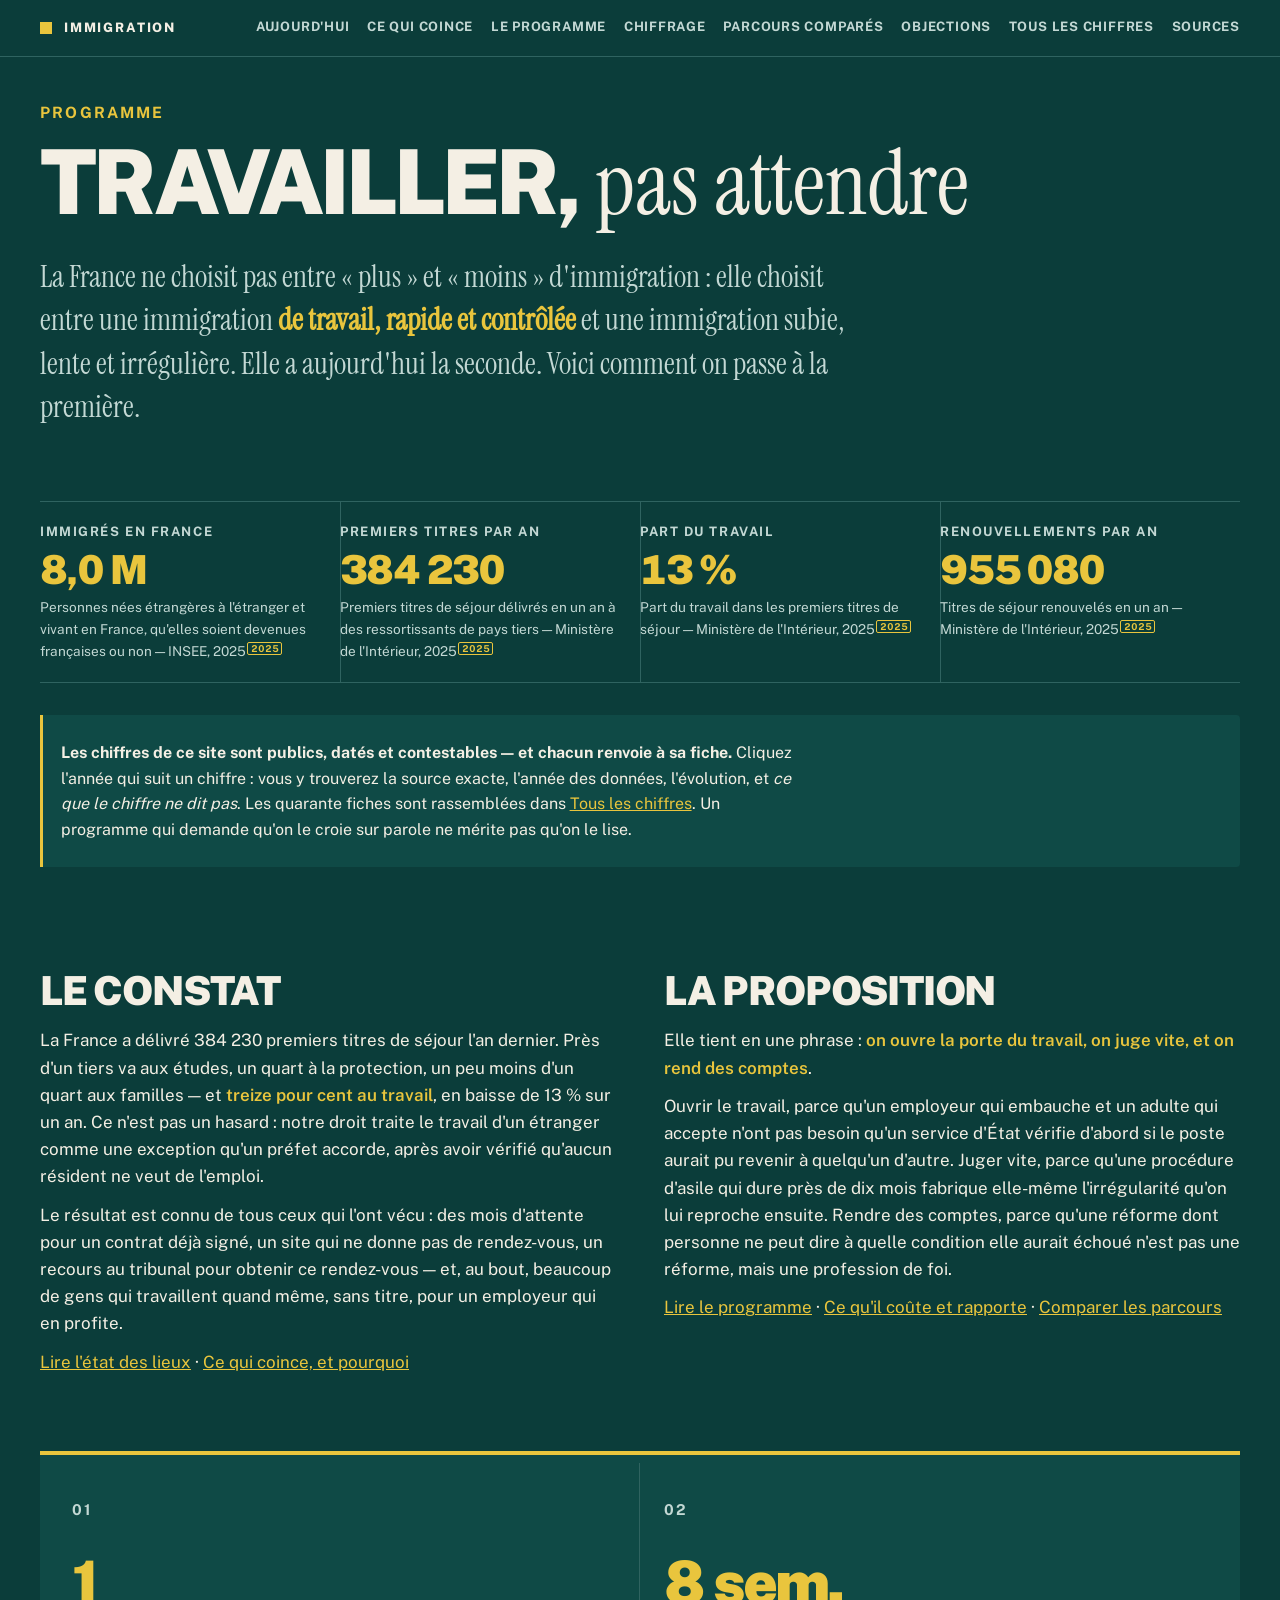
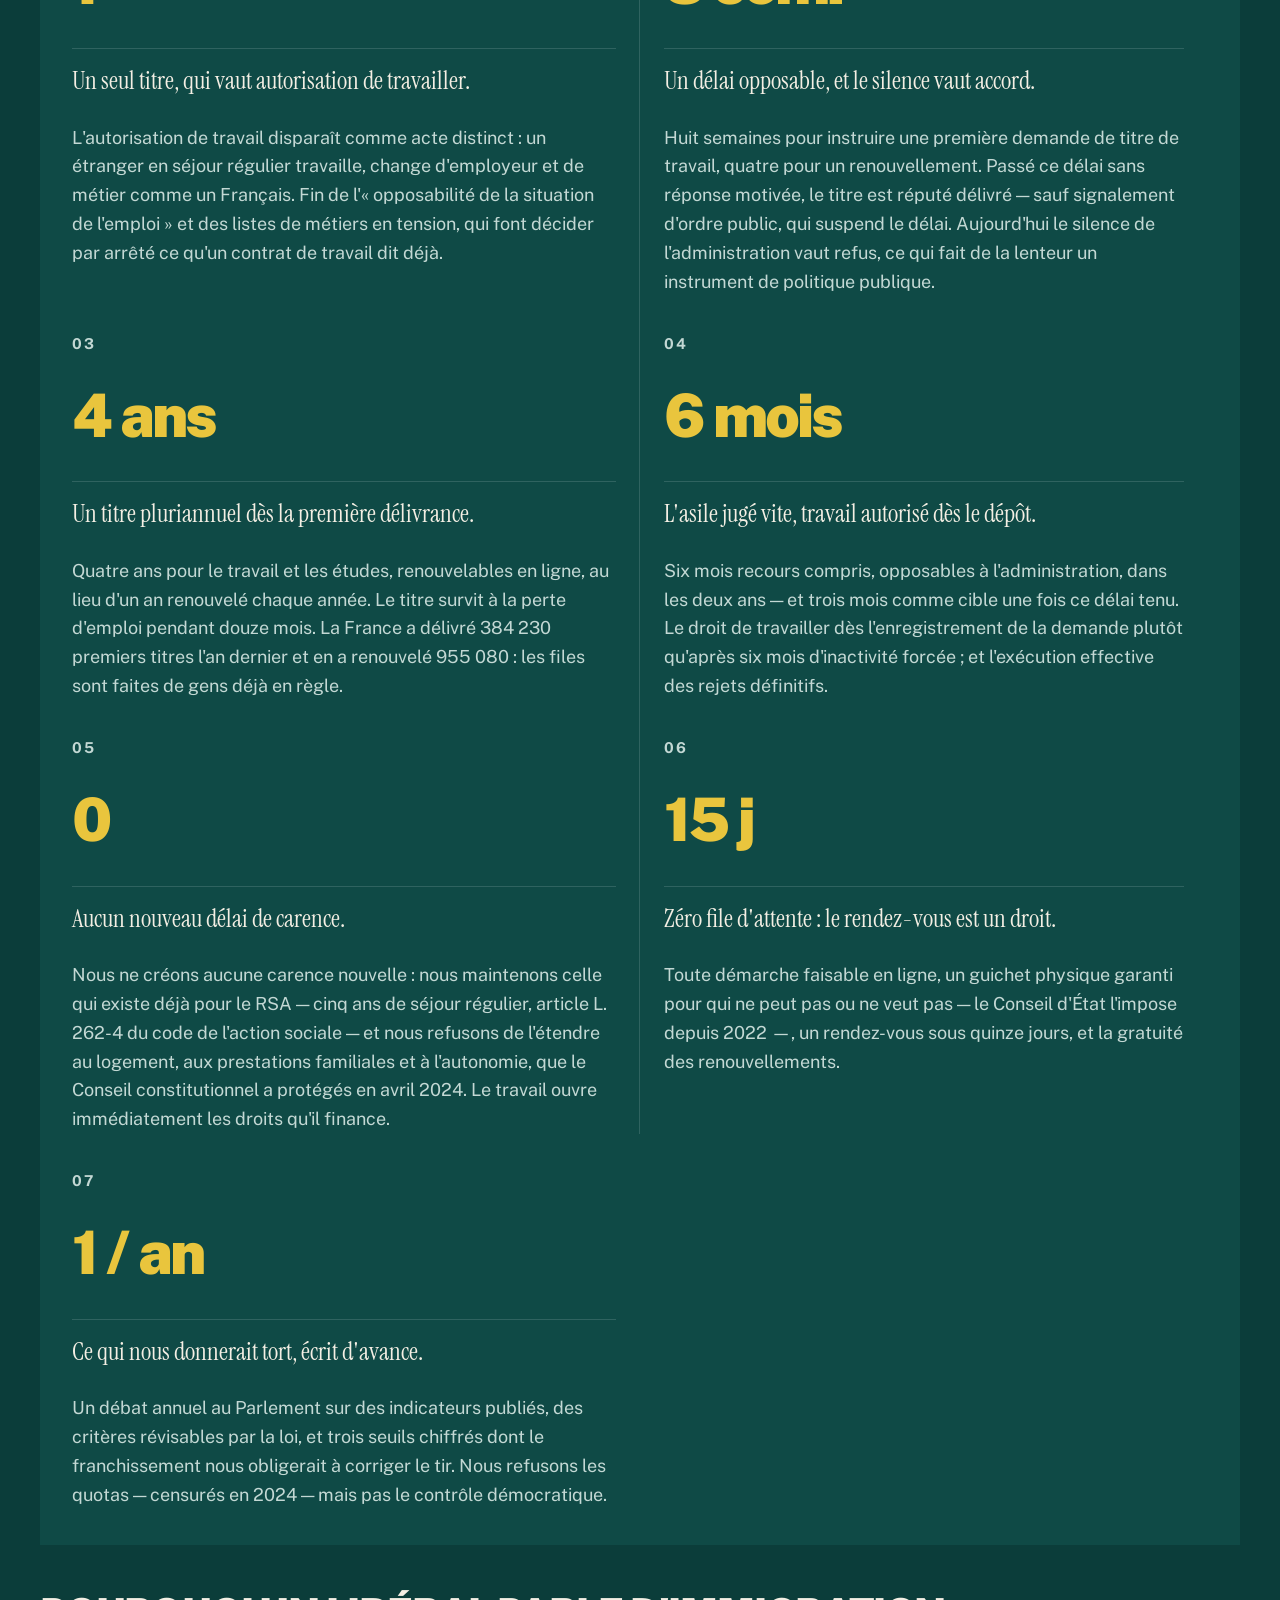
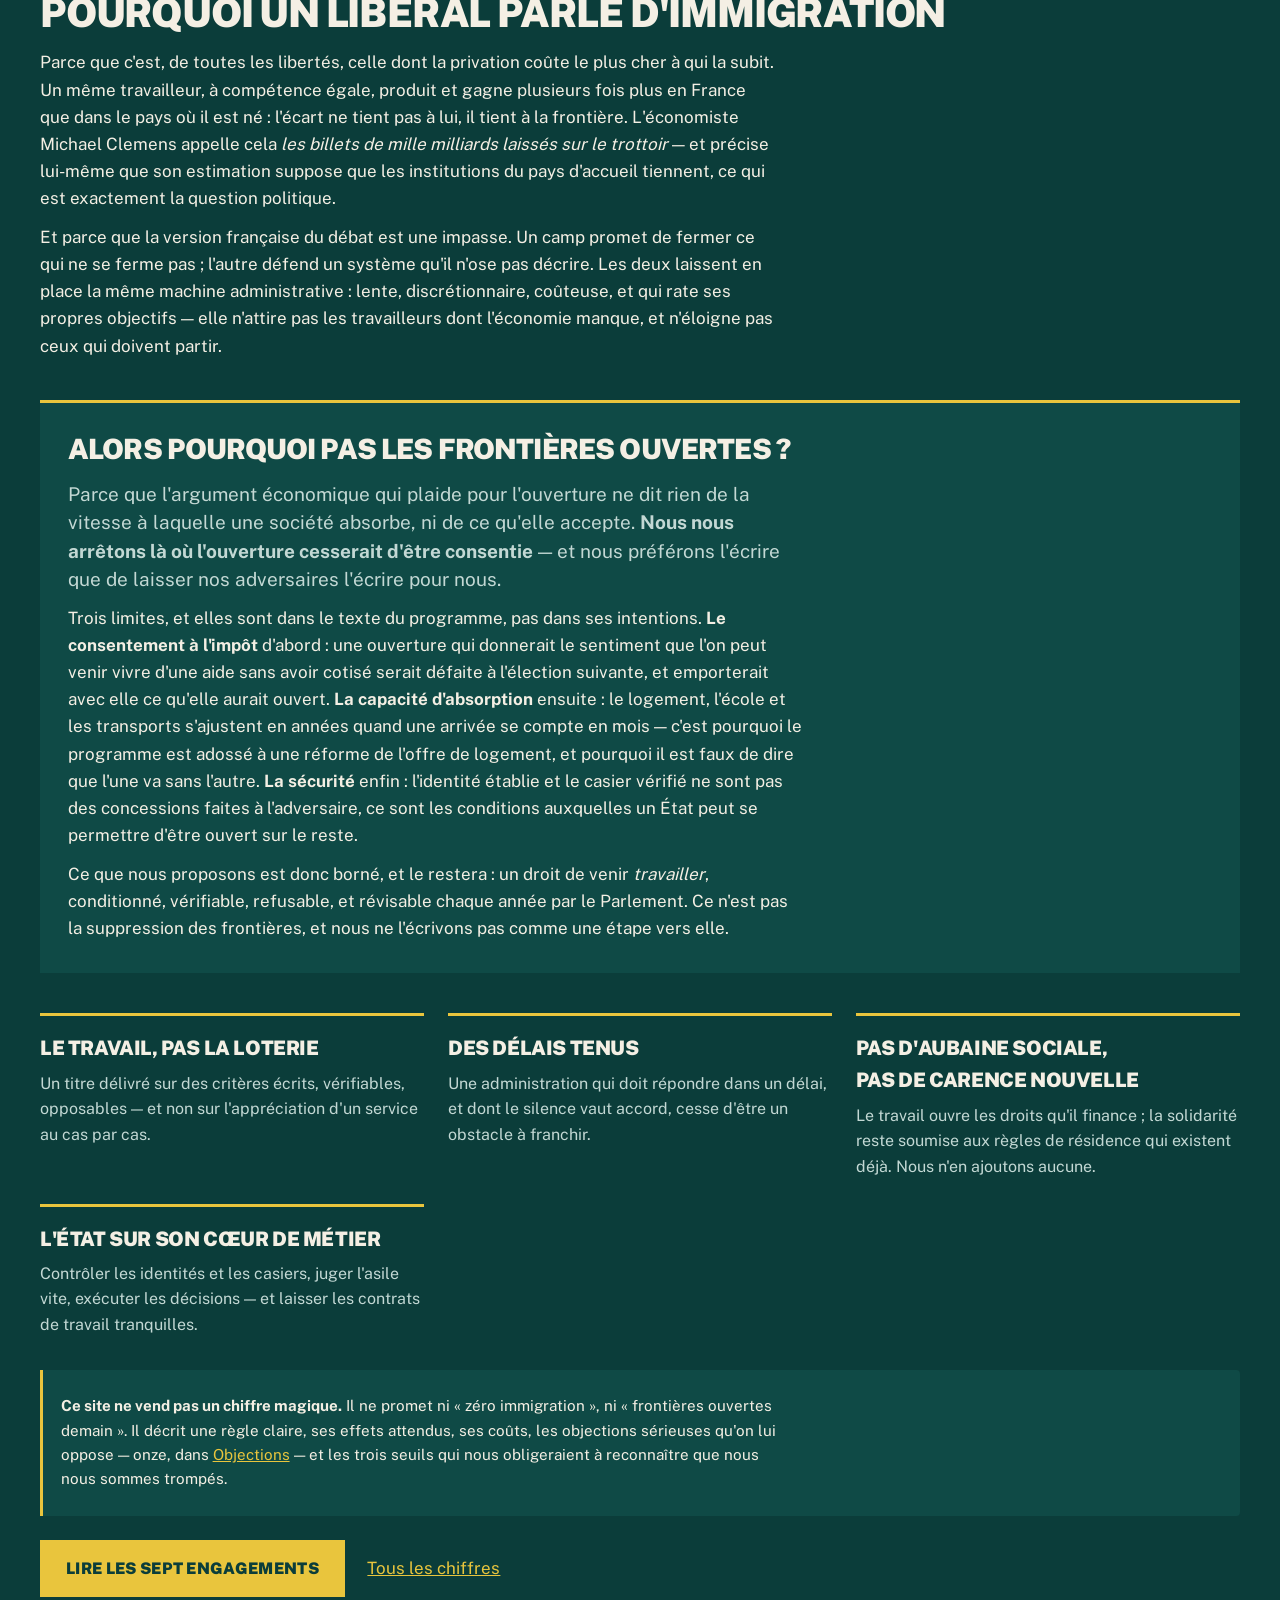
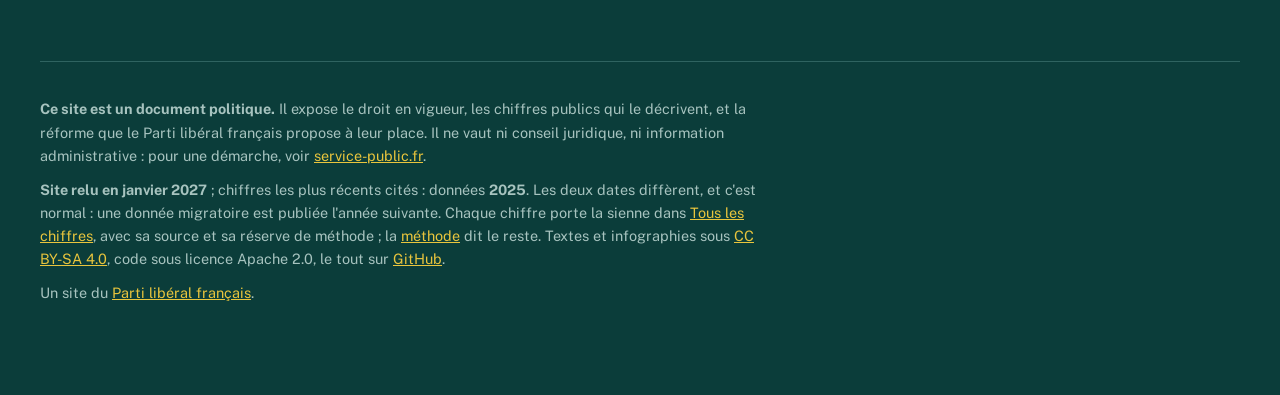
<file: index.html>
<!doctype html>
<html lang="fr">
<head>
<meta charset="utf-8">
<meta name="viewport" content="width=device-width, initial-scale=1">
<!-- La couleur du bandeau du navigateur, sur téléphone : la page commence là
     où la barre d'adresse finit, sans liseré d'une autre couleur entre les
     deux. -->
<meta name="theme-color" content="#0b3d3a">
<title>Immigration — le programme du Parti libéral français</title>
<meta name="description" content="Ce que fait la France en matière d&#x27;immigration, ce que cela produit, et l&#x27;alternative libérale : ouvrir le travail, garantir des délais, juger vite, et rendre des comptes chaque année.">
<meta property="og:title" content="Immigration — le programme du Parti libéral français">
<meta property="og:description" content="Ce que fait la France en matière d&#x27;immigration, ce que cela produit, et l&#x27;alternative libérale : ouvrir le travail, garantir des délais, juger vite, et rendre des comptes chaque année.">
<meta property="og:type" content="website">
<link rel="icon" href="moteur/icone.svg" type="image/svg+xml">
<link rel="apple-touch-icon" href="moteur/icone.svg">
<link rel="stylesheet" href="moteur/style.css">
</head>
<body>
<a class="evitement" href="#contenu">Aller au contenu</a>
<header class="bandeau"><div class="interieur">
  <p class="nom"><a href="index.html"><svg class="icone" xmlns="http://www.w3.org/2000/svg" viewBox="0 0 24 24" fill="none" stroke="currentColor" stroke-width="2" stroke-linecap="round" stroke-linejoin="round" aria-hidden="true" focusable="false"><path d="M16 7h6v6"/><path d="m22 7-8.5 8.5-5-5L2 17"/></svg><span>Immigration</span></a></p>
  <nav aria-label="Navigation principale"><span class="groupe"><span class="etiquette">Le constat</span><span class="liens"><a href="aujourdhui.html">Aujourd&#x27;hui</a><a href="blocages.html">Ce qui coince</a></span></span><span class="groupe"><span class="etiquette">La proposition</span><span class="liens"><a href="programme.html">Le programme</a><a href="chiffrage.html">Chiffrage</a><a href="parcours.html">Parcours comparés</a></span></span><span class="groupe"><span class="etiquette">Pour aller plus loin</span><span class="liens"><a href="objections.html">Objections</a><a href="chiffres.html">Tous les chiffres</a><a href="sources.html">Sources</a></span></span></nav>
</div></header>
<main id="contenu" tabindex="-1">
<div class="affiche"><p class="surtitre">Programme</p><h1>Travailler, <span class="serif">pas attendre</span></h1><p class="chapeau">La France ne choisit pas entre « plus » et « moins » d'immigration : elle choisit entre une immigration <strong class="cle-texte">de travail, rapide et contrôlée</strong> et une immigration subie, lente et irrégulière. Elle a aujourd'hui la seconde. Voici comment on passe à la première.</p></div><div class="fiches reperes"><div class="fiche"><div class="etiquette">Immigrés en France</div><div class="valeur">8,0 M</div><div class="precision">Personnes nées étrangères à l&#x27;étranger et vivant en France, qu&#x27;elles soient devenues françaises ou non — INSEE, 2025<a class="renvoi" href="chiffres.html#c-immigres" title="Personnes nées étrangères à l&#x27;étranger et vivant en France, qu&#x27;elles soient devenues françaises ou non — INSEE, « L&#x27;essentiel sur… les immigrés et les étrangers », données 2025"><span class="hors-ecran">Source du chiffre, année des données : </span>2025</a></div></div><div class="fiche"><div class="etiquette">Premiers titres par an</div><div class="valeur">384 230</div><div class="precision">Premiers titres de séjour délivrés en un an à des ressortissants de pays tiers — Ministère de l&#x27;Intérieur, 2025<a class="renvoi" href="chiffres.html#c-premiers-titres" title="Premiers titres de séjour délivrés en un an à des ressortissants de pays tiers — Ministère de l&#x27;Intérieur, DGEF/DSED, « L&#x27;essentiel de l&#x27;immigration » — données 2025, données 2025"><span class="hors-ecran">Source du chiffre, année des données : </span>2025</a></div></div><div class="fiche"><div class="etiquette">Part du travail</div><div class="valeur">13 %</div><div class="precision">Part du travail dans les premiers titres de séjour — Ministère de l&#x27;Intérieur, 2025<a class="renvoi" href="chiffres.html#c-part-travail" title="Part du travail dans les premiers titres de séjour — Ministère de l&#x27;Intérieur, DGEF/DSED, « L&#x27;essentiel de l&#x27;immigration » — données 2025, données 2025"><span class="hors-ecran">Source du chiffre, année des données : </span>2025</a></div></div><div class="fiche"><div class="etiquette">Renouvellements par an</div><div class="valeur">955 080</div><div class="precision">Titres de séjour renouvelés en un an — Ministère de l&#x27;Intérieur, 2025<a class="renvoi" href="chiffres.html#c-renouvellements" title="Titres de séjour renouvelés en un an — Ministère de l&#x27;Intérieur, DGEF/DSED, « L&#x27;essentiel de l&#x27;immigration » — données 2025, données 2025"><span class="hors-ecran">Source du chiffre, année des données : </span>2025</a></div></div></div><div class="note resume"><p><strong>Les chiffres de ce site sont publics, datés et contestables — et chacun renvoie à sa fiche.</strong> Cliquez l'année qui suit un chiffre : vous y trouverez la source exacte, l'année des données, l'évolution, et <em>ce que le chiffre ne dit pas</em>. Les quarante fiches sont rassemblées dans <a href="chiffres.html">Tous les chiffres</a>. Un programme qui demande qu'on le croie sur parole ne mérite pas qu'on le lise.</p></div>
<div class="paire">
  <div>
    <h2>Le constat</h2>
    <p>La France a délivré 384 230 premiers titres de séjour l'an dernier. Près
    d'un tiers va aux études, un quart à la protection, un peu moins d'un quart
    aux familles — et <strong class="cle-texte">treize pour cent au
    travail</strong>, en baisse de 13 % sur un an. Ce n'est pas un hasard :
    notre droit traite le travail d'un étranger comme une exception qu'un
    préfet accorde, après avoir vérifié qu'aucun résident ne veut de
    l'emploi.</p>
    <p>Le résultat est connu de tous ceux qui l'ont vécu : des mois d'attente
    pour un contrat déjà signé, un site qui ne donne pas de rendez-vous, un
    recours au tribunal pour obtenir ce rendez-vous — et, au bout, beaucoup de
    gens qui travaillent quand même, sans titre, pour un employeur qui en
    profite.</p>
    <p><a href="aujourdhui.html">Lire l'état des lieux</a> ·
    <a href="blocages.html">Ce qui coince, et pourquoi</a></p>
  </div>
  <div>
    <h2>La proposition</h2>
    <p>Elle tient en une phrase : <strong class="cle-texte">on ouvre la porte du
    travail, on juge vite, et on rend des comptes</strong>.</p>
    <p>Ouvrir le travail, parce qu'un employeur qui embauche et un adulte qui
    accepte n'ont pas besoin qu'un service d'État vérifie d'abord si le poste
    aurait pu revenir à quelqu'un d'autre. Juger vite, parce qu'une procédure
    d'asile qui dure près de dix mois fabrique elle-même l'irrégularité qu'on
    lui reproche ensuite. Rendre des comptes, parce qu'une réforme dont personne ne
    peut dire à quelle condition elle aurait échoué n'est pas une réforme, mais
    une profession de foi.</p>
    <p><a href="programme.html">Lire le programme</a> ·
    <a href="chiffrage.html">Ce qu'il coûte et rapporte</a> ·
    <a href="parcours.html">Comparer les parcours</a></p>
  </div>
</div>
<section class="engagements"><div class="grille"><div class="engagement"><p class="rang">01</p><p class="chiffre">1</p><p class="promesse">Un seul titre, qui vaut autorisation de travailler.</p><div class="detail">L'autorisation de travail disparaît comme acte distinct : un étranger en séjour régulier travaille, change d'employeur et de métier comme un Français. Fin de l'« opposabilité de la situation de l'emploi » et des listes de métiers en tension, qui font décider par arrêté ce qu'un contrat de travail dit déjà.</div></div><div class="engagement"><p class="rang">02</p><p class="chiffre">8 sem.</p><p class="promesse">Un délai opposable, et le silence vaut accord.</p><div class="detail">Huit semaines pour instruire une première demande de titre de travail, quatre pour un renouvellement. Passé ce délai sans réponse motivée, le titre est réputé délivré — sauf signalement d'ordre public, qui suspend le délai. Aujourd'hui le silence de l'administration vaut refus, ce qui fait de la lenteur un instrument de politique publique.</div></div><div class="engagement"><p class="rang">03</p><p class="chiffre">4 ans</p><p class="promesse">Un titre pluriannuel dès la première délivrance.</p><div class="detail">Quatre ans pour le travail et les études, renouvelables en ligne, au lieu d'un an renouvelé chaque année. Le titre survit à la perte d'emploi pendant douze mois. La France a délivré 384 230 premiers titres l'an dernier et en a renouvelé 955 080 : les files sont faites de gens déjà en règle.</div></div><div class="engagement"><p class="rang">04</p><p class="chiffre">6 mois</p><p class="promesse">L'asile jugé vite, travail autorisé dès le dépôt.</p><div class="detail">Six mois recours compris, opposables à l'administration, dans les deux ans — et trois mois comme cible une fois ce délai tenu. Le droit de travailler dès l'enregistrement de la demande plutôt qu'après six mois d'inactivité forcée ; et l'exécution effective des rejets définitifs.</div></div><div class="engagement"><p class="rang">05</p><p class="chiffre">0</p><p class="promesse">Aucun nouveau délai de carence.</p><div class="detail">Nous ne créons aucune carence nouvelle : nous maintenons celle qui existe déjà pour le RSA — cinq ans de séjour régulier, article L. 262-4 du code de l'action sociale — et nous refusons de l'étendre au logement, aux prestations familiales et à l'autonomie, que le Conseil constitutionnel a protégés en avril 2024. Le travail ouvre immédiatement les droits qu'il finance.</div></div><div class="engagement"><p class="rang">06</p><p class="chiffre">15 j</p><p class="promesse">Zéro file d'attente : le rendez-vous est un droit.</p><div class="detail">Toute démarche faisable en ligne, un guichet physique garanti pour qui ne peut pas ou ne veut pas — le Conseil d'État l'impose depuis 2022 —, un rendez-vous sous quinze jours, et la gratuité des renouvellements.</div></div><div class="engagement"><p class="rang">07</p><p class="chiffre">1 / an</p><p class="promesse">Ce qui nous donnerait tort, écrit d'avance.</p><div class="detail">Un débat annuel au Parlement sur des indicateurs publiés, des critères révisables par la loi, et trois seuils chiffrés dont le franchissement nous obligerait à corriger le tir. Nous refusons les quotas — censurés en 2024 — mais pas le contrôle démocratique.</div></div></div></section>
<h2 id="pourquoi">Pourquoi un libéral parle d'immigration</h2>
<p>Parce que c'est, de toutes les libertés, celle dont la privation coûte le
plus cher à qui la subit. Un même travailleur, à compétence égale, produit et
gagne plusieurs fois plus en France que dans le pays où il est né : l'écart ne
tient pas à lui, il tient à la frontière. L'économiste Michael Clemens appelle
cela <em>les billets de mille milliards laissés sur le trottoir</em> — et
précise lui-même que son estimation suppose que les institutions du pays
d'accueil tiennent, ce qui est exactement la question politique.</p>
<p>Et parce que la version française du débat est une impasse. Un camp promet
de fermer ce qui ne se ferme pas ; l'autre défend un système qu'il n'ose pas
décrire. Les deux laissent en place la même machine administrative : lente,
discrétionnaire, coûteuse, et qui rate ses propres objectifs — elle n'attire
pas les travailleurs dont l'économie manque, et n'éloigne pas ceux qui doivent
partir.</p>
<section class="cle" id="limites"><h3>Alors pourquoi pas les frontières ouvertes ?</h3><p class="reponse">Parce que l'argument économique qui plaide pour l'ouverture ne dit rien de la vitesse à laquelle une société absorbe, ni de ce qu'elle accepte. <strong>Nous nous arrêtons là où l'ouverture cesserait d'être consentie</strong> — et nous préférons l'écrire que de laisser nos adversaires l'écrire pour nous.</p><p>Trois limites, et elles sont dans le texte du programme, pas dans ses intentions. <strong>Le consentement à l'impôt</strong> d'abord : une ouverture qui donnerait le sentiment que l'on peut venir vivre d'une aide sans avoir cotisé serait défaite à l'élection suivante, et emporterait avec elle ce qu'elle aurait ouvert. <strong>La capacité d'absorption</strong> ensuite : le logement, l'école et les transports s'ajustent en années quand une arrivée se compte en mois — c'est pourquoi le programme est adossé à une réforme de l'offre de logement, et pourquoi il est faux de dire que l'une va sans l'autre. <strong>La sécurité</strong> enfin : l'identité établie et le casier vérifié ne sont pas des concessions faites à l'adversaire, ce sont les conditions auxquelles un État peut se permettre d'être ouvert sur le reste.</p><p>Ce que nous proposons est donc borné, et le restera : un droit de venir <em>travailler</em>, conditionné, vérifiable, refusable, et révisable chaque année par le Parlement. Ce n'est pas la suppression des frontières, et nous ne l'écrivons pas comme une étape vers elle.</p></section><div class="points"><div class="point"><h3>Le travail, pas la loterie</h3><p>Un titre délivré sur des critères écrits, vérifiables, opposables — et non sur l'appréciation d'un service au cas par cas.</p></div><div class="point"><h3>Des délais tenus</h3><p>Une administration qui doit répondre dans un délai, et dont le silence vaut accord, cesse d'être un obstacle à franchir.</p></div><div class="point"><h3>Pas d&#x27;aubaine sociale, pas de carence nouvelle</h3><p>Le travail ouvre les droits qu'il finance ; la solidarité reste soumise aux règles de résidence qui existent déjà. Nous n'en ajoutons aucune.</p></div><div class="point"><h3>L&#x27;État sur son cœur de métier</h3><p>Contrôler les identités et les casiers, juger l'asile vite, exécuter les décisions — et laisser les contrats de travail tranquilles.</p></div></div><div class="note"><p><strong>Ce site ne vend pas un chiffre magique.</strong> Il ne promet ni « zéro immigration », ni « frontières ouvertes demain ». Il décrit une règle claire, ses effets attendus, ses coûts, les objections sérieuses qu'on lui oppose — onze, dans <a href="objections.html">Objections</a> — et les trois seuils qui nous obligeraient à reconnaître que nous nous sommes trompés.</p></div>
<div class="actions">
  <a class="bouton" href="programme.html">Lire les sept engagements</a>
  <a href="chiffres.html">Tous les chiffres</a>
</div>

</main>
<footer>
  <p><strong>Ce site est un document politique.</strong> Il expose le droit
  en vigueur, les chiffres publics qui le décrivent, et la réforme que le
  Parti libéral français propose à leur place. Il ne vaut ni conseil
  juridique, ni information administrative : pour une démarche, voir
  <a href="https://www.service-public.fr/particuliers/vosdroits/N110">service-public.fr</a>.</p>
  <p><strong>Site relu en janvier 2027</strong> ; chiffres les plus récents
  cités : données <strong>2025</strong>. Les deux dates diffèrent, et
  c'est normal : une donnée migratoire est publiée l'année suivante. Chaque
  chiffre porte la sienne dans <a href="chiffres.html">Tous les chiffres</a>,
  avec sa source et sa réserve de méthode ; la
  <a href="sources.html">méthode</a> dit le reste. Textes et infographies sous
  <a href="https://creativecommons.org/licenses/by-sa/4.0/deed.fr">CC BY-SA 4.0</a>,
  code sous licence Apache 2.0, le tout sur <a href="https://github.com/g-pliberal/immigration">GitHub</a>.</p>
  <p class="retour-site">Un site du
  <a href="https://partiliberalfrancais.fr/" target="_top">Parti libéral français</a>.</p>
</footer>
</body>
</html>
</file>
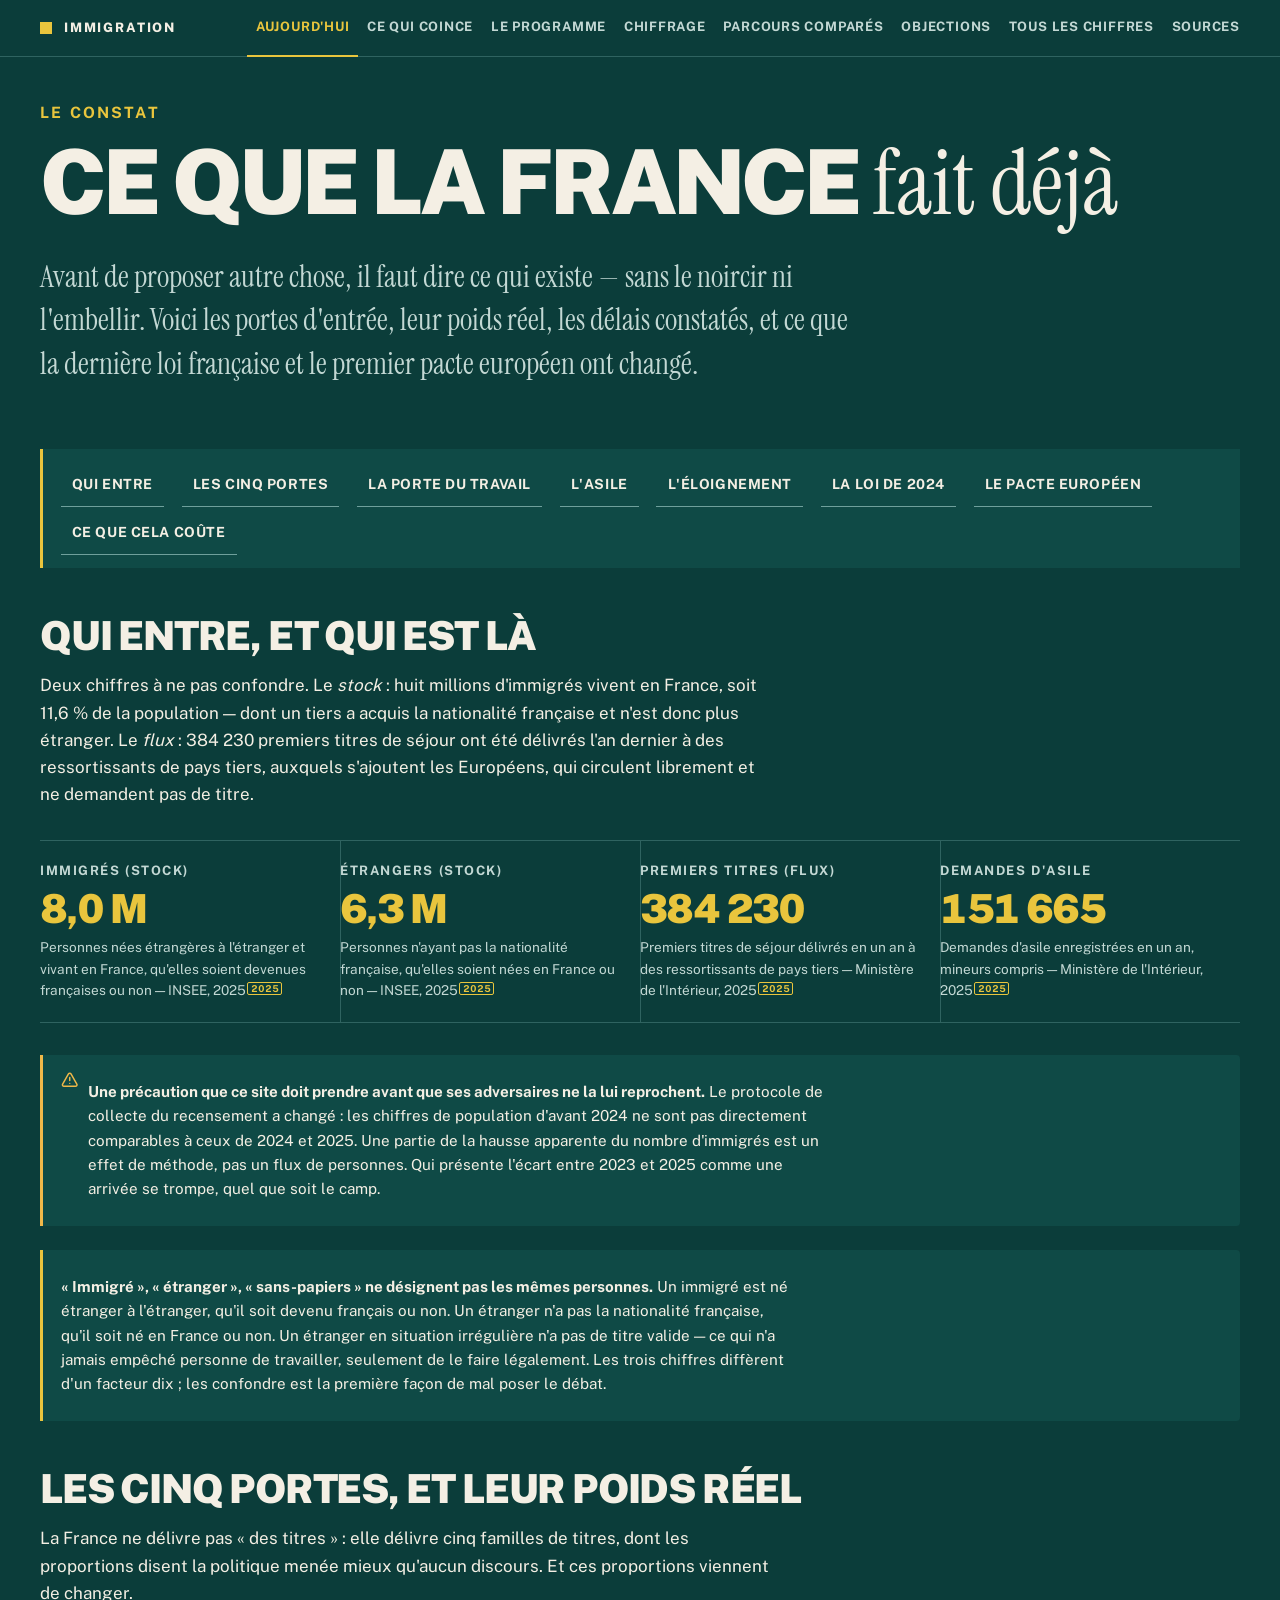
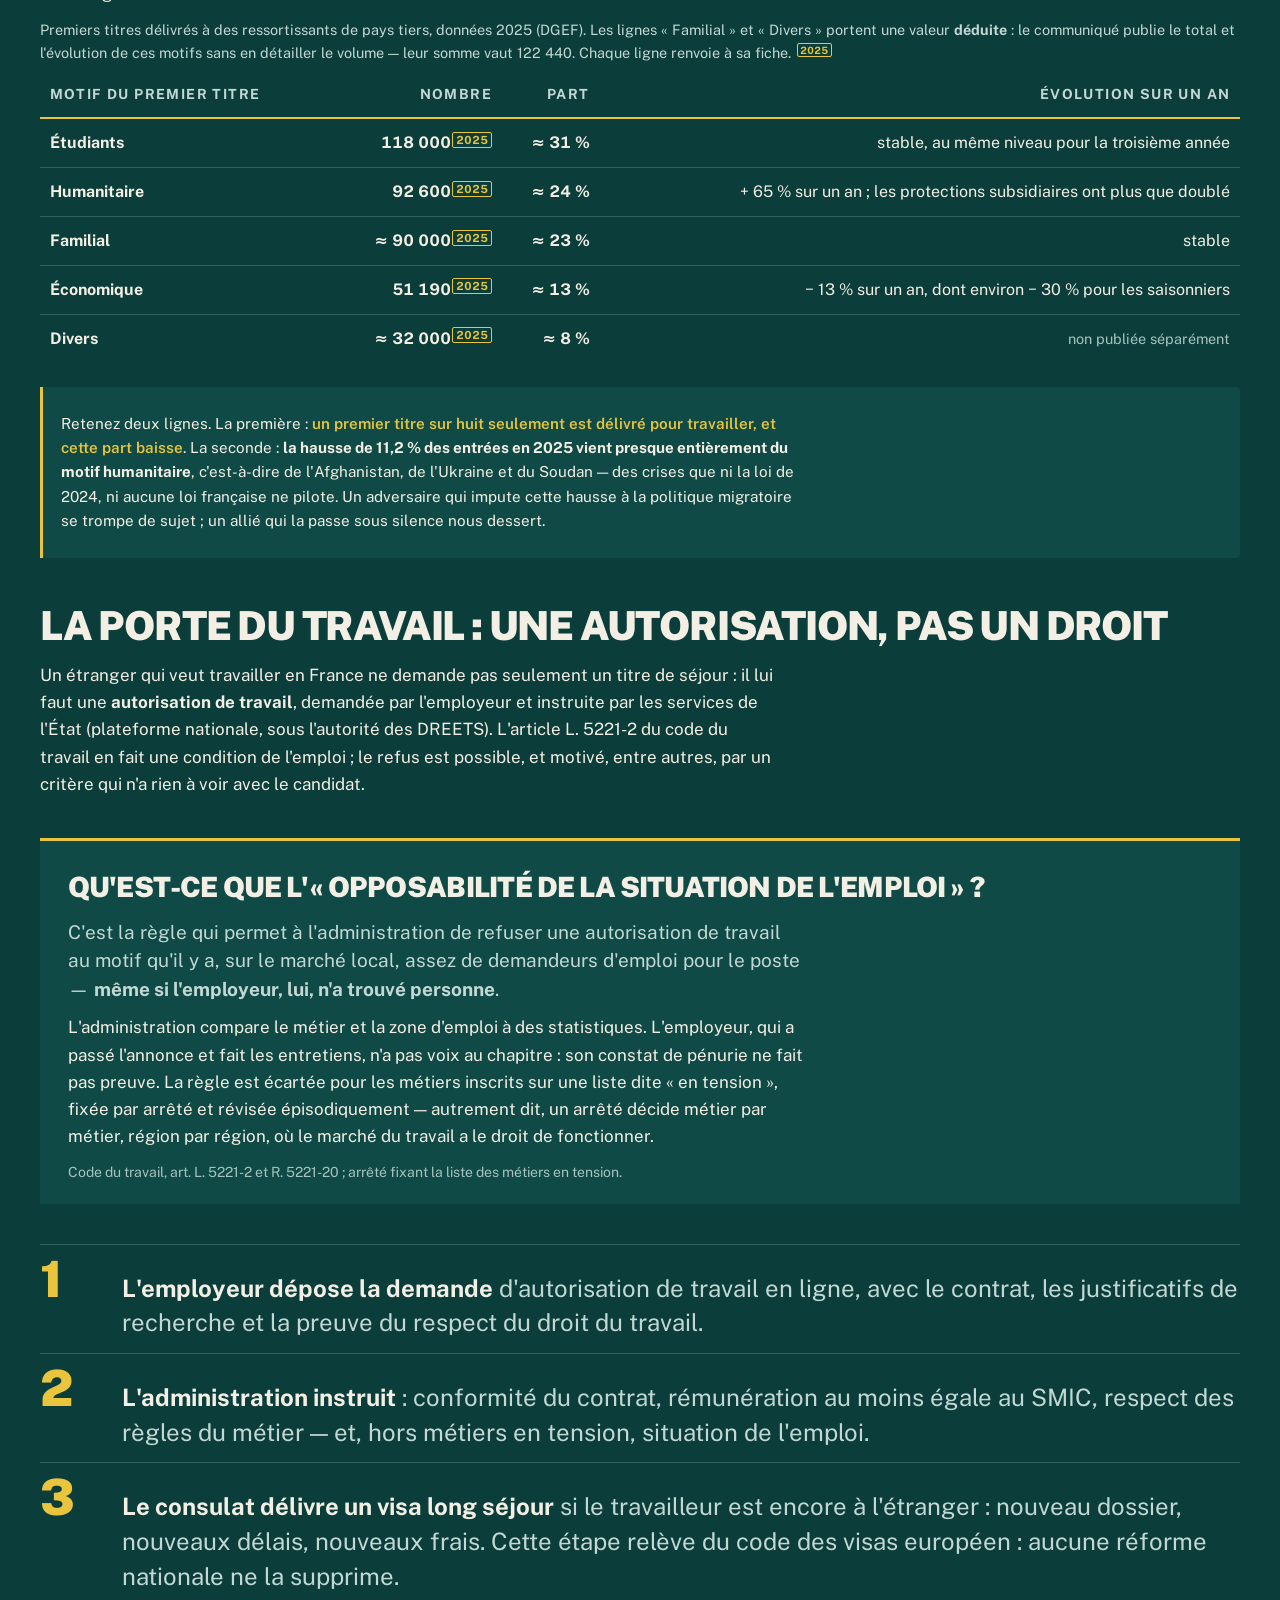
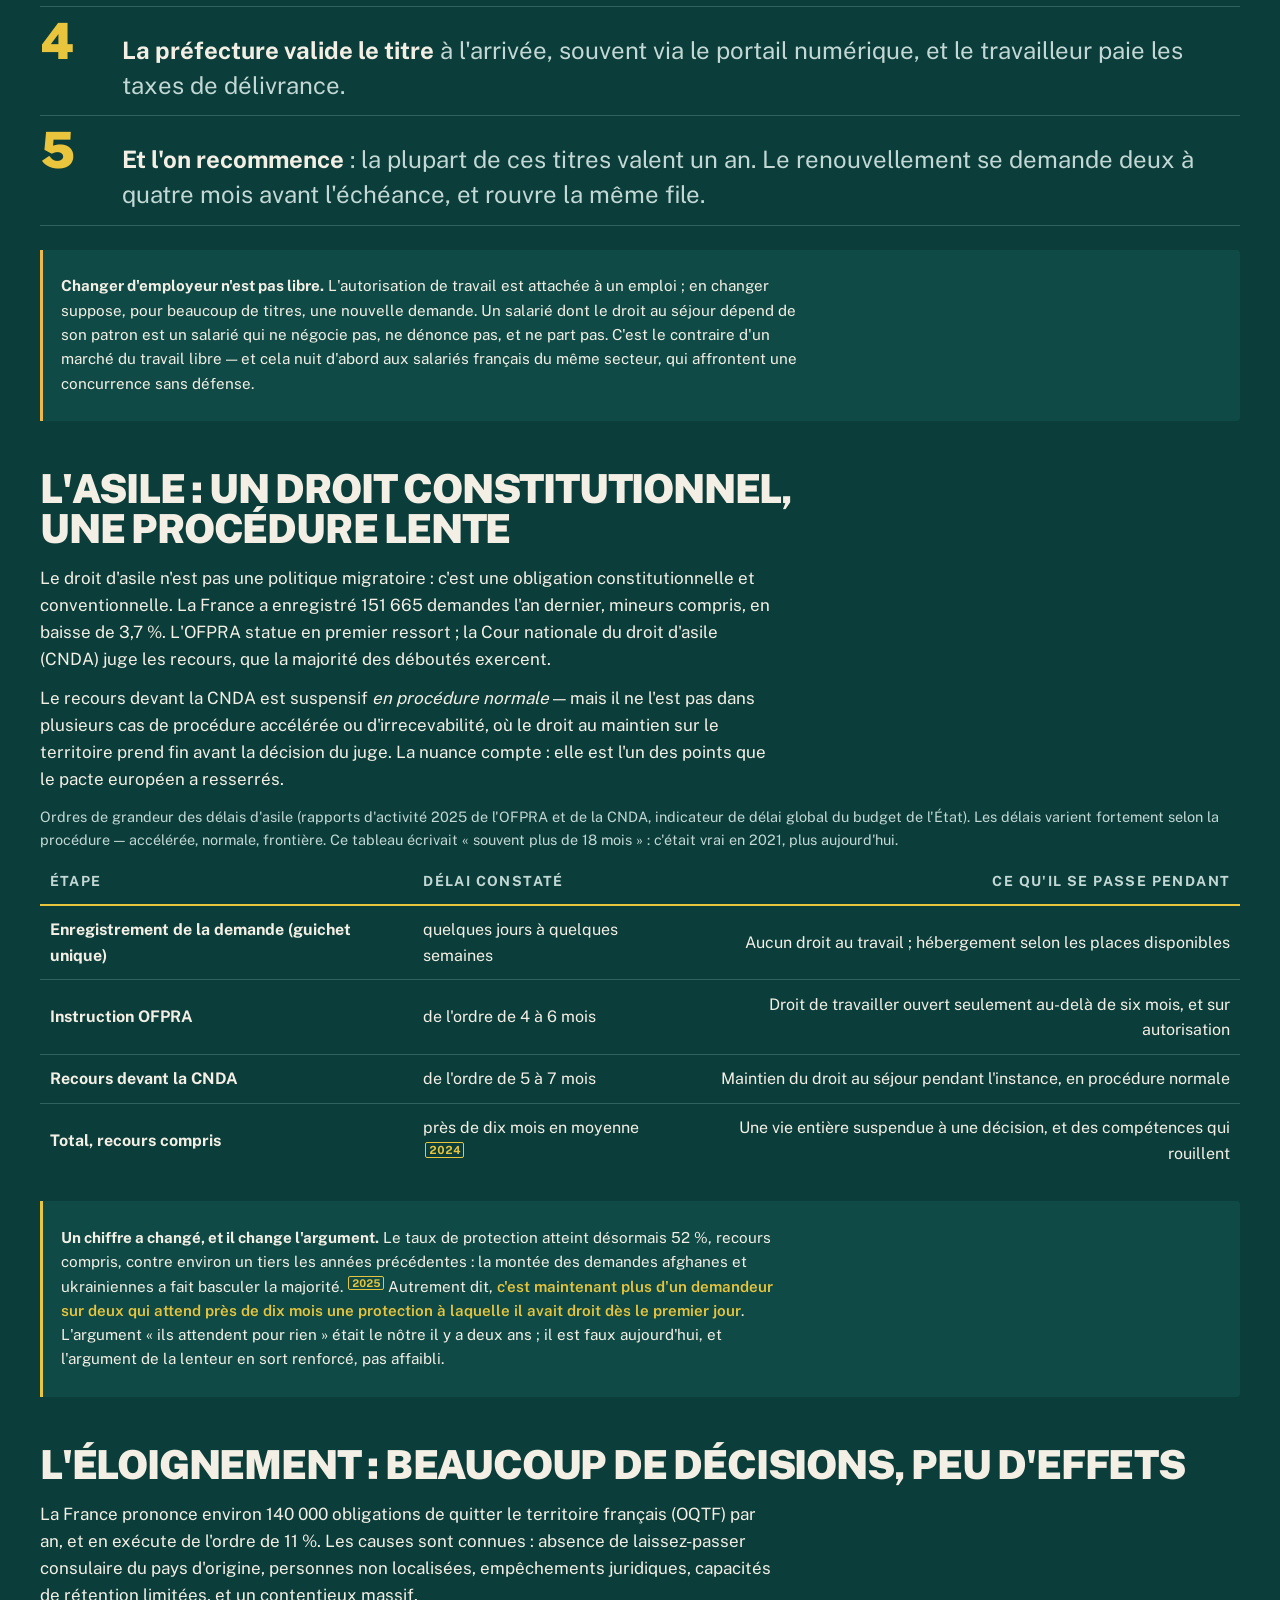
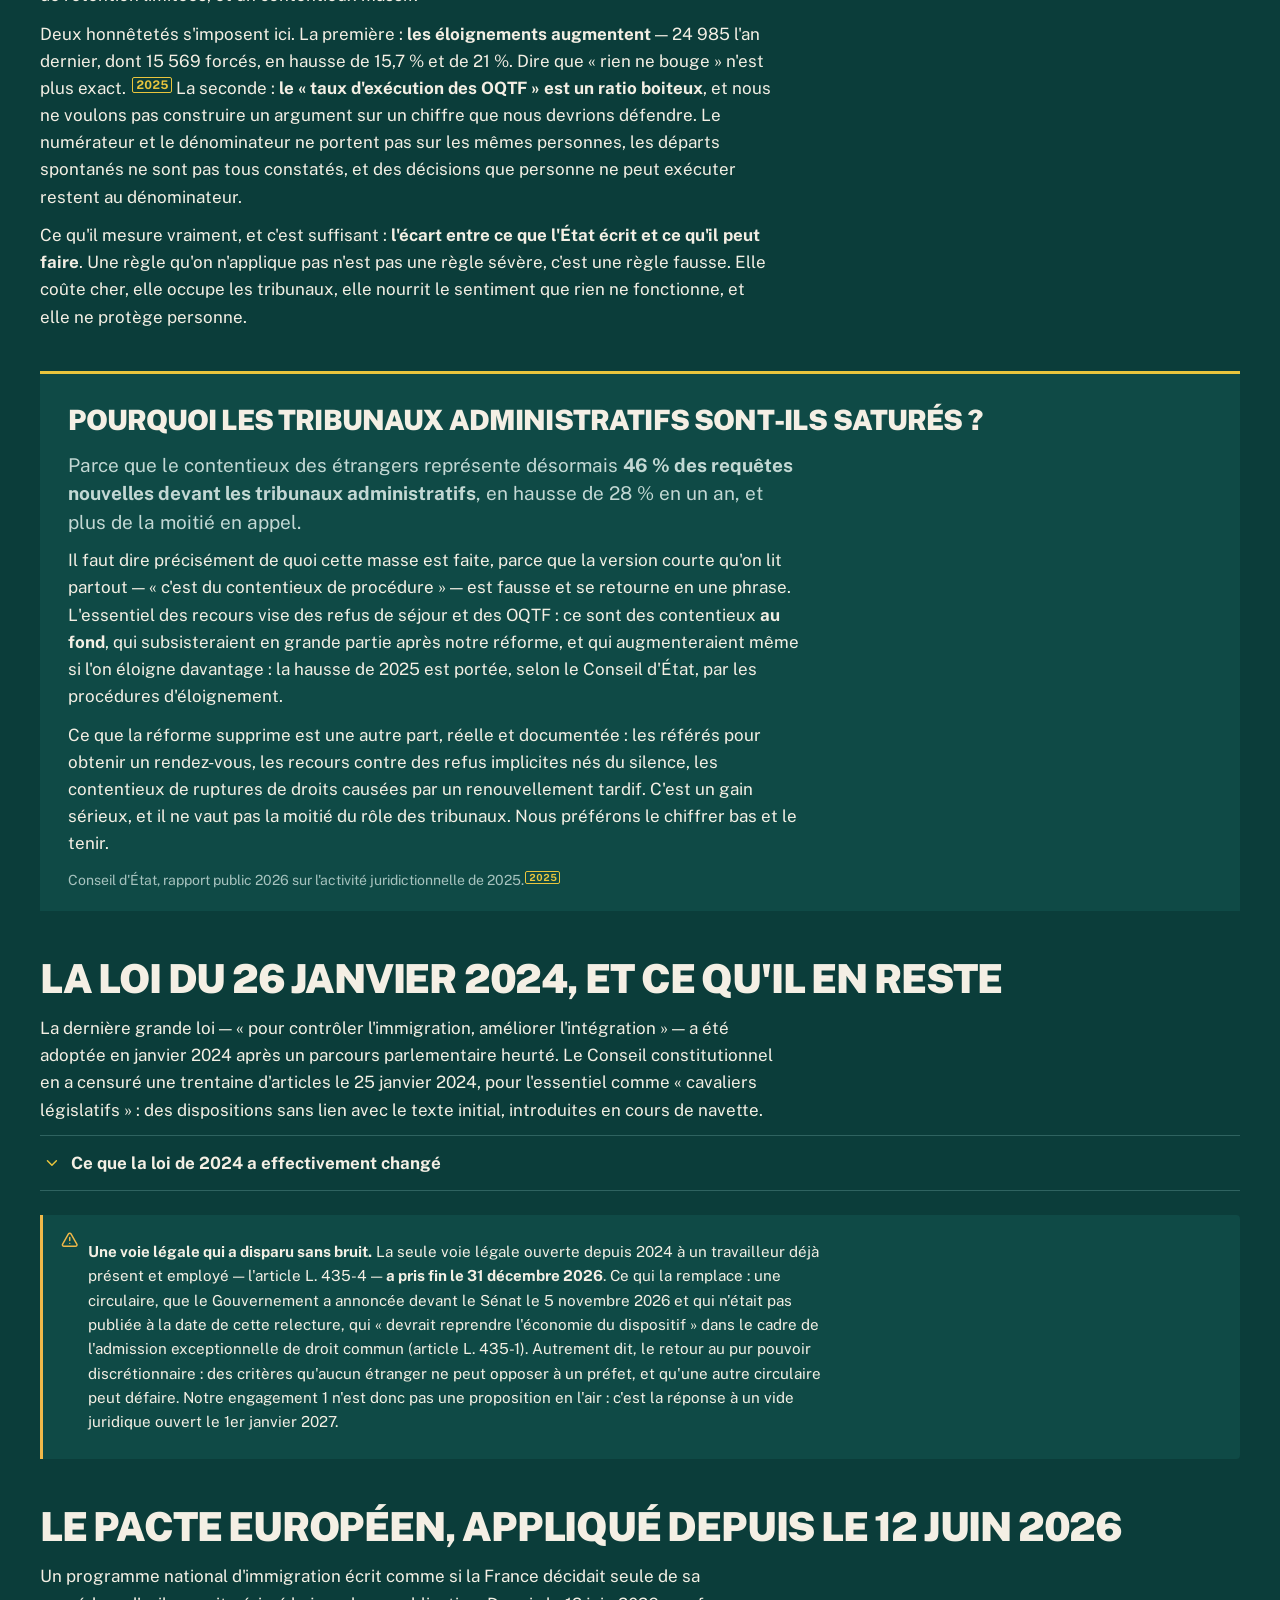
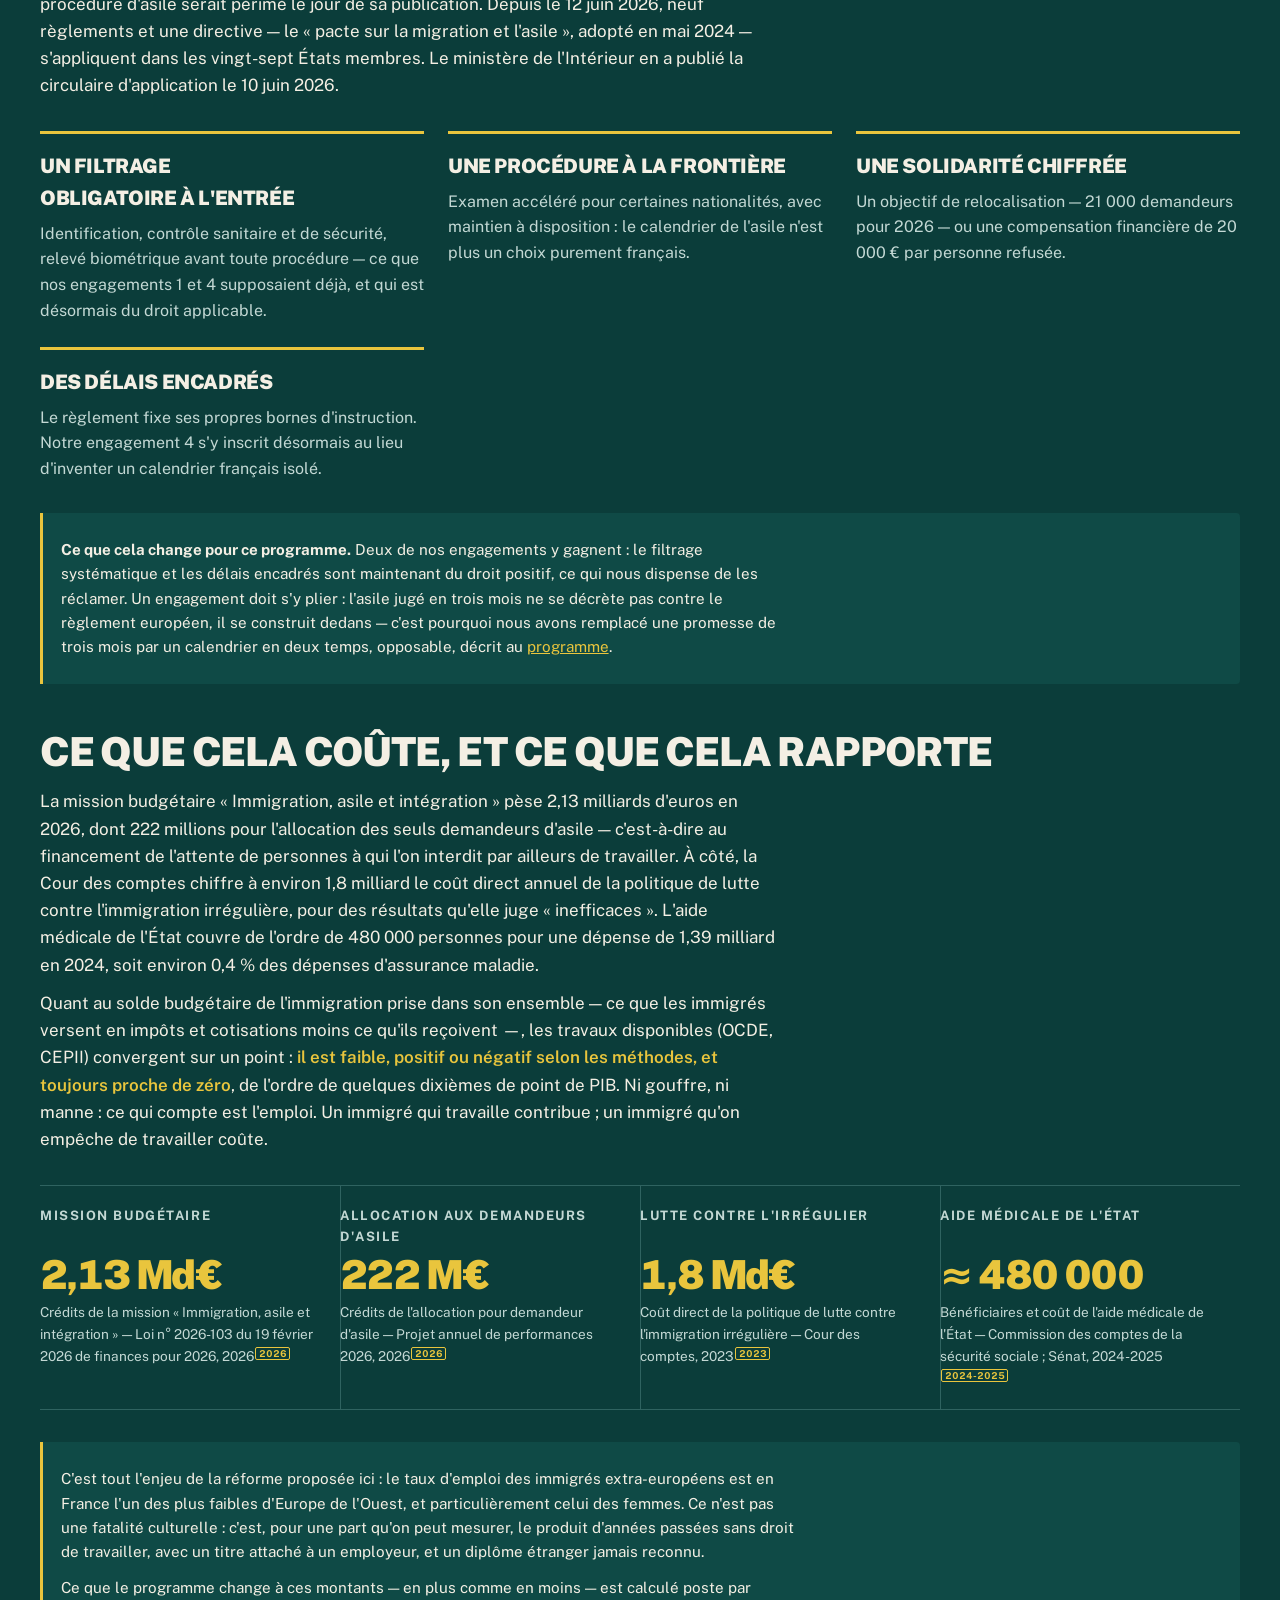
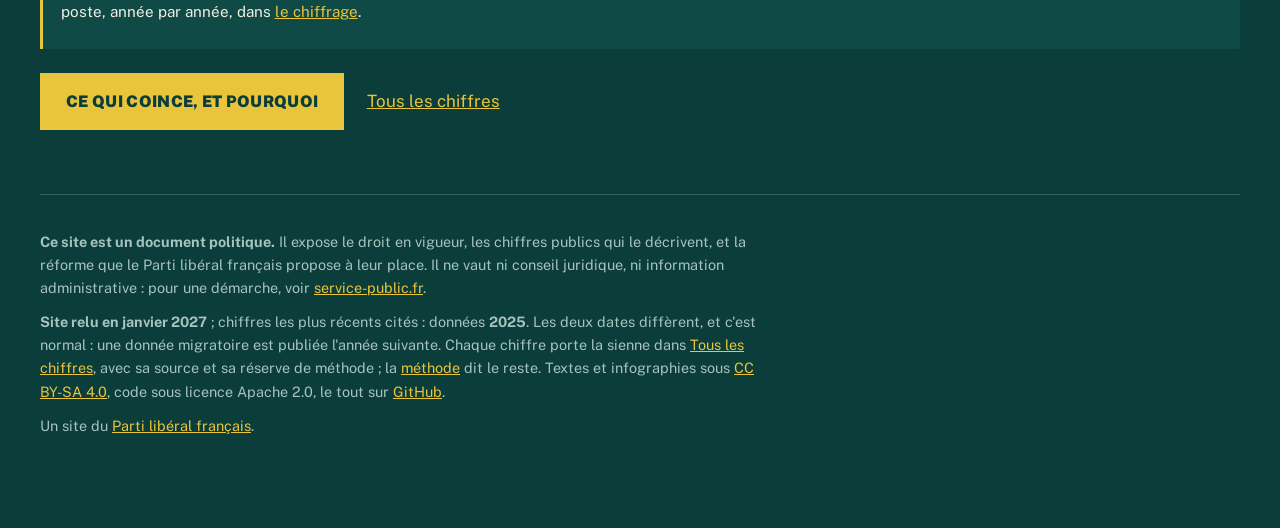
<file: aujourdhui.html>
<!doctype html>
<html lang="fr">
<head>
<meta charset="utf-8">
<meta name="viewport" content="width=device-width, initial-scale=1">
<!-- La couleur du bandeau du navigateur, sur téléphone : la page commence là
     où la barre d'adresse finit, sans liseré d'une autre couleur entre les
     deux. -->
<meta name="theme-color" content="#0b3d3a">
<title>La politique d&#x27;immigration de la France aujourd&#x27;hui</title>
<meta name="description" content="Qui entre, par quelle porte, avec quels délais : le droit en vigueur (CESEDA, loi du 26 janvier 2024, pacte européen appliqué depuis juin 2026) et les chiffres publics de l&#x27;immigration en France.">
<meta property="og:title" content="La politique d&#x27;immigration de la France aujourd&#x27;hui">
<meta property="og:description" content="Qui entre, par quelle porte, avec quels délais : le droit en vigueur (CESEDA, loi du 26 janvier 2024, pacte européen appliqué depuis juin 2026) et les chiffres publics de l&#x27;immigration en France.">
<meta property="og:type" content="website">
<link rel="icon" href="moteur/icone.svg" type="image/svg+xml">
<link rel="apple-touch-icon" href="moteur/icone.svg">
<link rel="stylesheet" href="moteur/style.css">
</head>
<body>
<a class="evitement" href="#contenu">Aller au contenu</a>
<header class="bandeau"><div class="interieur">
  <p class="nom"><a href="index.html"><svg class="icone" xmlns="http://www.w3.org/2000/svg" viewBox="0 0 24 24" fill="none" stroke="currentColor" stroke-width="2" stroke-linecap="round" stroke-linejoin="round" aria-hidden="true" focusable="false"><path d="M16 7h6v6"/><path d="m22 7-8.5 8.5-5-5L2 17"/></svg><span>Immigration</span></a></p>
  <nav aria-label="Navigation principale"><span class="groupe"><span class="etiquette">Le constat</span><span class="liens"><a href="aujourdhui.html" aria-current="page">Aujourd&#x27;hui</a><a href="blocages.html">Ce qui coince</a></span></span><span class="groupe"><span class="etiquette">La proposition</span><span class="liens"><a href="programme.html">Le programme</a><a href="chiffrage.html">Chiffrage</a><a href="parcours.html">Parcours comparés</a></span></span><span class="groupe"><span class="etiquette">Pour aller plus loin</span><span class="liens"><a href="objections.html">Objections</a><a href="chiffres.html">Tous les chiffres</a><a href="sources.html">Sources</a></span></span></nav>
</div></header>
<main id="contenu" tabindex="-1">
<div class="affiche"><p class="surtitre">Le constat</p><h1>Ce que la France <span class="serif">fait déjà</span></h1><p class="chapeau">Avant de proposer autre chose, il faut dire ce qui existe — sans le noircir ni l'embellir. Voici les portes d'entrée, leur poids réel, les délais constatés, et ce que la dernière loi française et le premier pacte européen ont changé.</p></div><nav class="plan" aria-label="Dans cette page"><p class="etiquette">Dans cette page</p><ol><li><a href="#qui-entre">Qui entre</a></li><li><a href="#portes">Les cinq portes</a></li><li><a href="#travail">La porte du travail</a></li><li><a href="#asile">L&#x27;asile</a></li><li><a href="#eloignement">L&#x27;éloignement</a></li><li><a href="#loi-2024">La loi de 2024</a></li><li><a href="#pacte">Le pacte européen</a></li><li><a href="#cout">Ce que cela coûte</a></li></ol></nav>
<h2 id="qui-entre">Qui entre, et qui est là</h2>
<p>Deux chiffres à ne pas confondre. Le <em>stock</em> : huit millions
d'immigrés vivent en France, soit 11,6 % de la population — dont un tiers a
acquis la nationalité française et n'est donc plus étranger. Le <em>flux</em> :
384 230 premiers titres de séjour ont été délivrés l'an dernier à des
ressortissants de pays tiers, auxquels s'ajoutent les Européens, qui circulent
librement et ne demandent pas de titre.</p>
<div class="fiches reperes"><div class="fiche"><div class="etiquette">Immigrés (stock)</div><div class="valeur">8,0 M</div><div class="precision">Personnes nées étrangères à l&#x27;étranger et vivant en France, qu&#x27;elles soient devenues françaises ou non — INSEE, 2025<a class="renvoi" href="chiffres.html#c-immigres" title="Personnes nées étrangères à l&#x27;étranger et vivant en France, qu&#x27;elles soient devenues françaises ou non — INSEE, « L&#x27;essentiel sur… les immigrés et les étrangers », données 2025"><span class="hors-ecran">Source du chiffre, année des données : </span>2025</a></div></div><div class="fiche"><div class="etiquette">Étrangers (stock)</div><div class="valeur">6,3 M</div><div class="precision">Personnes n&#x27;ayant pas la nationalité française, qu&#x27;elles soient nées en France ou non — INSEE, 2025<a class="renvoi" href="chiffres.html#c-etrangers" title="Personnes n&#x27;ayant pas la nationalité française, qu&#x27;elles soient nées en France ou non — INSEE, « L&#x27;essentiel sur… les immigrés et les étrangers », données 2025"><span class="hors-ecran">Source du chiffre, année des données : </span>2025</a></div></div><div class="fiche"><div class="etiquette">Premiers titres (flux)</div><div class="valeur">384 230</div><div class="precision">Premiers titres de séjour délivrés en un an à des ressortissants de pays tiers — Ministère de l&#x27;Intérieur, 2025<a class="renvoi" href="chiffres.html#c-premiers-titres" title="Premiers titres de séjour délivrés en un an à des ressortissants de pays tiers — Ministère de l&#x27;Intérieur, DGEF/DSED, « L&#x27;essentiel de l&#x27;immigration » — données 2025, données 2025"><span class="hors-ecran">Source du chiffre, année des données : </span>2025</a></div></div><div class="fiche"><div class="etiquette">Demandes d&#x27;asile</div><div class="valeur">151 665</div><div class="precision">Demandes d&#x27;asile enregistrées en un an, mineurs compris — Ministère de l&#x27;Intérieur, 2025<a class="renvoi" href="chiffres.html#c-asile-demandes" title="Demandes d&#x27;asile enregistrées en un an, mineurs compris — Ministère de l&#x27;Intérieur, DGEF/DSED, « L&#x27;essentiel de l&#x27;immigration » — données 2025, données 2025"><span class="hors-ecran">Source du chiffre, année des données : </span>2025</a></div></div></div><div class="note avertissement"><svg class="icone" xmlns="http://www.w3.org/2000/svg" viewBox="0 0 24 24" fill="none" stroke="currentColor" stroke-width="2" stroke-linecap="round" stroke-linejoin="round" role="img"><title>Attention</title><path d="m21.73 18-8-14a2 2 0 0 0-3.48 0l-8 14A2 2 0 0 0 4 21h16a2 2 0 0 0 1.73-3"/><path d="M12 9v4"/><path d="M12 17h.01"/></svg><div><p><strong>Une précaution que ce site doit prendre avant que ses adversaires ne la lui reprochent.</strong> Le protocole de collecte du recensement a changé : les chiffres de population d'avant 2024 ne sont pas directement comparables à ceux de 2024 et 2025. Une partie de la hausse apparente du nombre d'immigrés est un effet de méthode, pas un flux de personnes. Qui présente l'écart entre 2023 et 2025 comme une arrivée se trompe, quel que soit le camp.</p></div></div><div class="note"><p><strong>« Immigré », « étranger », « sans-papiers » ne désignent pas les mêmes personnes.</strong> Un immigré est né étranger à l'étranger, qu'il soit devenu français ou non. Un étranger n'a pas la nationalité française, qu'il soit né en France ou non. Un étranger en situation irrégulière n'a pas de titre valide — ce qui n'a jamais empêché personne de travailler, seulement de le faire légalement. Les trois chiffres diffèrent d'un facteur dix ; les confondre est la première façon de mal poser le débat.</p></div>
<h2 id="portes">Les cinq portes, et leur poids réel</h2>
<p>La France ne délivre pas « des titres » : elle délivre cinq familles de
titres, dont les proportions disent la politique menée mieux qu'aucun
discours. Et ces proportions viennent de changer.</p>
<div class="defilant"><table><caption>Premiers titres délivrés à des ressortissants de pays tiers, données 2025 (DGEF). Les lignes « Familial » et « Divers » portent une valeur <strong>déduite</strong> : le communiqué publie le total et l'évolution de ces motifs sans en détailler le volume — leur somme vaut 122 440. Chaque ligne renvoie à sa fiche. <a class="renvoi" href="chiffres.html#c-premiers-titres" title="Premiers titres de séjour délivrés en un an à des ressortissants de pays tiers — Ministère de l&#x27;Intérieur, DGEF/DSED, « L&#x27;essentiel de l&#x27;immigration » — données 2025, données 2025"><span class="hors-ecran">Source du chiffre, année des données : </span>2025</a></caption><thead><tr><th scope="col" class="texte">Motif du premier titre</th><th scope="col" class="nombre">Nombre</th><th scope="col" class="nombre">Part</th><th scope="col" class="long">Évolution sur un an</th></tr></thead><tbody><tr><th scope="row" class="texte">Étudiants</th><td class="nombre"><span class="nombre">118 000</span><a class="renvoi" href="chiffres.html#c-titres-etudiants" title="Premiers titres délivrés pour motif étudiant — Ministère de l&#x27;Intérieur, DGEF/DSED, « L&#x27;essentiel de l&#x27;immigration » — données 2025, données 2025"><span class="hors-ecran">Source du chiffre, année des données : </span>2025</a></td><td class="nombre">≈ 31 %</td><td class="long">stable, au même niveau pour la troisième année</td></tr><tr><th scope="row" class="texte">Humanitaire</th><td class="nombre"><span class="nombre">92 600</span><a class="renvoi" href="chiffres.html#c-titres-humanitaire" title="Premiers titres délivrés pour motif humanitaire — réfugiés, protection subsidiaire, étrangers malades, victimes de traite — Ministère de l&#x27;Intérieur, DGEF/DSED, « L&#x27;essentiel de l&#x27;immigration » — données 2025, données 2025"><span class="hors-ecran">Source du chiffre, année des données : </span>2025</a></td><td class="nombre">≈ 24 %</td><td class="long">+ 65 % sur un an ; les protections subsidiaires ont plus que doublé</td></tr><tr><th scope="row" class="texte">Familial</th><td class="nombre"><span class="nombre">≈ 90 000</span><a class="renvoi" href="chiffres.html#c-titres-familial" title="Premiers titres délivrés pour motif familial — Ministère de l&#x27;Intérieur, DGEF/DSED, « L&#x27;essentiel de l&#x27;immigration » — données 2025, données 2025"><span class="hors-ecran">Source du chiffre, année des données : </span>2025</a></td><td class="nombre">≈ 23 %</td><td class="long">stable</td></tr><tr><th scope="row" class="texte">Économique</th><td class="nombre"><span class="nombre">51 190</span><a class="renvoi" href="chiffres.html#c-titres-economique" title="Premiers titres délivrés pour motif économique — salariés, travailleurs temporaires, cartes « talent », entrepreneurs — Ministère de l&#x27;Intérieur, DGEF/DSED, « L&#x27;essentiel de l&#x27;immigration » — données 2025, données 2025"><span class="hors-ecran">Source du chiffre, année des données : </span>2025</a></td><td class="nombre">≈ 13 %</td><td class="long">− 13 % sur un an, dont environ − 30 % pour les saisonniers</td></tr><tr><th scope="row" class="texte">Divers</th><td class="nombre"><span class="nombre">≈ 32 000</span><a class="renvoi" href="chiffres.html#c-titres-divers" title="Premiers titres délivrés pour d&#x27;autres motifs — visiteurs, retraités, motifs non classés — Ministère de l&#x27;Intérieur, DGEF/DSED, « L&#x27;essentiel de l&#x27;immigration » — données 2025, données 2025"><span class="hors-ecran">Source du chiffre, année des données : </span>2025</a></td><td class="nombre">≈ 8 %</td><td class="long"><span class="discret">non publiée séparément</span></td></tr></tbody></table></div><div class="note"><p>Retenez deux lignes. La première : <strong class="cle-texte">un premier titre sur huit seulement est délivré pour travailler, et cette part baisse</strong>. La seconde : <strong>la hausse de 11,2 % des entrées en 2025 vient presque entièrement du motif humanitaire</strong>, c'est-à-dire de l'Afghanistan, de l'Ukraine et du Soudan — des crises que ni la loi de 2024, ni aucune loi française ne pilote. Un adversaire qui impute cette hausse à la politique migratoire se trompe de sujet ; un allié qui la passe sous silence nous dessert.</p></div>
<h2 id="travail">La porte du travail : une autorisation, pas un droit</h2>
<p>Un étranger qui veut travailler en France ne demande pas seulement un titre
de séjour : il lui faut une <strong>autorisation de travail</strong>, demandée
par l'employeur et instruite par les services de l'État (plateforme nationale,
sous l'autorité des DREETS). L'article L. 5221-2 du code du travail en fait une
condition de l'emploi ; le refus est possible, et motivé, entre autres, par
un critère qui n'a rien à voir avec le candidat.</p>
<section class="cle" id="opposabilite"><h3>Qu&#x27;est-ce que l&#x27;« opposabilité de la situation de l&#x27;emploi » ?</h3><p class="reponse">C'est la règle qui permet à l'administration de refuser une autorisation de travail au motif qu'il y a, sur le marché local, assez de demandeurs d'emploi pour le poste — <strong>même si l'employeur, lui, n'a trouvé personne</strong>.</p><p>L'administration compare le métier et la zone d'emploi à des statistiques. L'employeur, qui a passé l'annonce et fait les entretiens, n'a pas voix au chapitre : son constat de pénurie ne fait pas preuve. La règle est écartée pour les métiers inscrits sur une liste dite « en tension », fixée par arrêté et révisée épisodiquement — autrement dit, un arrêté décide métier par métier, région par région, où le marché du travail a le droit de fonctionner.</p><p class="source">Code du travail, art. L. 5221-2 et R. 5221-20 ; arrêté fixant la liste des métiers en tension.</p></section><ol class="gestes"><li><span class="rang" aria-hidden="true">1</span><span><strong>L'employeur dépose la demande</strong> d'autorisation de travail en ligne, avec le contrat, les justificatifs de recherche et la preuve du respect du droit du travail.</span></li><li><span class="rang" aria-hidden="true">2</span><span><strong>L'administration instruit</strong> : conformité du contrat, rémunération au moins égale au SMIC, respect des règles du métier — et, hors métiers en tension, situation de l'emploi.</span></li><li><span class="rang" aria-hidden="true">3</span><span><strong>Le consulat délivre un visa long séjour</strong> si le travailleur est encore à l'étranger : nouveau dossier, nouveaux délais, nouveaux frais. Cette étape relève du code des visas européen : aucune réforme nationale ne la supprime.</span></li><li><span class="rang" aria-hidden="true">4</span><span><strong>La préfecture valide le titre</strong> à l'arrivée, souvent via le portail numérique, et le travailleur paie les taxes de délivrance.</span></li><li><span class="rang" aria-hidden="true">5</span><span><strong>Et l'on recommence</strong> : la plupart de ces titres valent un an. Le renouvellement se demande deux à quatre mois avant l'échéance, et rouvre la même file.</span></li></ol><div class="note vigilance"><p><strong>Changer d'employeur n'est pas libre.</strong> L'autorisation de travail est attachée à un emploi ; en changer suppose, pour beaucoup de titres, une nouvelle demande. Un salarié dont le droit au séjour dépend de son patron est un salarié qui ne négocie pas, ne dénonce pas, et ne part pas. C'est le contraire d'un marché du travail libre — et cela nuit d'abord aux salariés français du même secteur, qui affrontent une concurrence sans défense.</p></div>
<h2 id="asile">L'asile : un droit constitutionnel, une procédure lente</h2>
<p>Le droit d'asile n'est pas une politique migratoire : c'est une obligation
constitutionnelle et conventionnelle. La France a enregistré 151 665 demandes
l'an dernier, mineurs compris, en baisse de 3,7 %. L'OFPRA statue en premier
ressort ; la Cour nationale du droit d'asile (CNDA) juge les recours, que la
majorité des déboutés exercent.</p>
<p>Le recours devant la CNDA est suspensif <em>en procédure normale</em> —
mais il ne l'est pas dans plusieurs cas de procédure accélérée ou
d'irrecevabilité, où le droit au maintien sur le territoire prend fin avant la
décision du juge. La nuance compte : elle est l'un des points que le pacte
européen a resserrés.</p>
<div class="defilant"><table><caption>Ordres de grandeur des délais d'asile (rapports d'activité 2025 de l'OFPRA et de la CNDA, indicateur de délai global du budget de l'État). Les délais varient fortement selon la procédure — accélérée, normale, frontière. Ce tableau écrivait « souvent plus de 18 mois » : c'était vrai en 2021, plus aujourd'hui.</caption><thead><tr><th scope="col" class="long">Étape</th><th scope="col" class="texte">Délai constaté</th><th scope="col" class="long">Ce qu'il se passe pendant</th></tr></thead><tbody><tr><th scope="row" class="long">Enregistrement de la demande (guichet unique)</th><td class="texte">quelques jours à quelques semaines</td><td class="long">Aucun droit au travail ; hébergement selon les places disponibles</td></tr><tr><th scope="row" class="long">Instruction OFPRA</th><td class="texte">de l'ordre de 4 à 6 mois</td><td class="long">Droit de travailler ouvert seulement au-delà de six mois, et sur autorisation</td></tr><tr><th scope="row" class="long">Recours devant la CNDA</th><td class="texte">de l'ordre de 5 à 7 mois</td><td class="long">Maintien du droit au séjour pendant l'instance, en procédure normale</td></tr><tr><th scope="row" class="long">Total, recours compris</th><td class="texte">près de dix mois en moyenne<a class="renvoi" href="chiffres.html#c-delai-asile" title="Délai global moyen d&#x27;une demande d&#x27;asile, de sa présentation à la décision définitive, recours compris — Projet annuel de performances 2026, mission « Immigration, asile et intégration », indicateur 1.1, données 2024"><span class="hors-ecran">Source du chiffre, année des données : </span>2024</a></td><td class="long">Une vie entière suspendue à une décision, et des compétences qui rouillent</td></tr></tbody></table></div><div class="note"><p><strong>Un chiffre a changé, et il change l'argument.</strong> Le taux de protection atteint désormais 52 %, recours compris, contre environ un tiers les années précédentes : la montée des demandes afghanes et ukrainiennes a fait basculer la majorité. <a class="renvoi" href="chiffres.html#c-asile-protection" title="Taux de protection, recours devant la CNDA compris — Ministère de l&#x27;Intérieur, DGEF/DSED, « L&#x27;essentiel de l&#x27;immigration » — données 2025, données 2025"><span class="hors-ecran">Source du chiffre, année des données : </span>2025</a> Autrement dit, <strong class="cle-texte">c'est maintenant plus d'un demandeur sur deux qui attend près de dix mois une protection à laquelle il avait droit dès le premier jour</strong>. L'argument « ils attendent pour rien » était le nôtre il y a deux ans ; il est faux aujourd'hui, et l'argument de la lenteur en sort renforcé, pas affaibli.</p></div>
<h2 id="eloignement">L'éloignement : beaucoup de décisions, peu d'effets</h2>
<p>La France prononce environ 140 000 obligations de quitter le territoire
français (OQTF) par an, et en exécute de l'ordre de 11 %. Les causes sont
connues : absence de laissez-passer consulaire du pays d'origine, personnes non
localisées, empêchements juridiques, capacités de rétention limitées, et un
contentieux massif.</p>
<p>Deux honnêtetés s'imposent ici. La première : <strong>les éloignements
augmentent</strong> — 24 985 l'an dernier, dont 15 569 forcés, en hausse de
15,7 % et de 21 %. Dire que « rien ne bouge » n'est plus exact.
<a class="renvoi" href="chiffres.html#c-eloignements" title="Éloignements réalisés en un an — Ministère de l&#x27;Intérieur, DGEF/DSED, « L&#x27;essentiel de l&#x27;immigration » — données 2025, données 2025"><span class="hors-ecran">Source du chiffre, année des données : </span>2025</a> La seconde : <strong>le « taux d'exécution des OQTF » est un
ratio boiteux</strong>, et nous ne voulons pas construire un argument sur un
chiffre que nous devrions défendre. Le numérateur et le dénominateur ne portent
pas sur les mêmes personnes, les départs spontanés ne sont pas tous constatés,
et des décisions que personne ne peut exécuter restent au dénominateur.</p>
<p>Ce qu'il mesure vraiment, et c'est suffisant : <strong>l'écart entre ce que
l'État écrit et ce qu'il peut faire</strong>. Une règle qu'on n'applique pas
n'est pas une règle sévère, c'est une règle fausse. Elle coûte cher, elle
occupe les tribunaux, elle nourrit le sentiment que rien ne fonctionne, et elle
ne protège personne.</p>
<section class="cle" id="contentieux"><h3>Pourquoi les tribunaux administratifs sont-ils saturés ?</h3><p class="reponse">Parce que le contentieux des étrangers représente désormais <strong>46 % des requêtes nouvelles devant les tribunaux administratifs</strong>, en hausse de 28 % en un an, et plus de la moitié en appel.</p><p>Il faut dire précisément de quoi cette masse est faite, parce que la version courte qu'on lit partout — « c'est du contentieux de procédure » — est fausse et se retourne en une phrase. L'essentiel des recours vise des refus de séjour et des OQTF : ce sont des contentieux <strong>au fond</strong>, qui subsisteraient en grande partie après notre réforme, et qui augmenteraient même si l'on éloigne davantage : la hausse de 2025 est portée, selon le Conseil d'État, par les procédures d'éloignement.</p><p>Ce que la réforme supprime est une autre part, réelle et documentée : les référés pour obtenir un rendez-vous, les recours contre des refus implicites nés du silence, les contentieux de ruptures de droits causées par un renouvellement tardif. C'est un gain sérieux, et il ne vaut pas la moitié du rôle des tribunaux. Nous préférons le chiffrer bas et le tenir.</p><p class="source">Conseil d'État, rapport public 2026 sur l'activité juridictionnelle de 2025.<a class="renvoi" href="chiffres.html#c-contentieux-ta" title="Contentieux des étrangers devant les tribunaux administratifs : affaires nouvelles, et leur part du total — Conseil d&#x27;État, rapport public 2026 — activité juridictionnelle de 2025, données 2025"><span class="hors-ecran">Source du chiffre, année des données : </span>2025</a></p></section>
<h2 id="loi-2024">La loi du 26 janvier 2024, et ce qu'il en reste</h2>
<p>La dernière grande loi — « pour contrôler l'immigration, améliorer
l'intégration » — a été adoptée en janvier 2024 après un parcours
parlementaire heurté. Le Conseil constitutionnel en a censuré une trentaine
d'articles le 25 janvier 2024, pour l'essentiel comme « cavaliers
législatifs » : des dispositions sans lien avec le texte initial, introduites
en cours de navette.</p>
<details class="section"><summary><svg class="icone" xmlns="http://www.w3.org/2000/svg" viewBox="0 0 24 24" fill="none" stroke="currentColor" stroke-width="2" stroke-linecap="round" stroke-linejoin="round" aria-hidden="true" focusable="false"><path d="m6 9 6 6 6-6"/></svg>Ce que la loi de 2024 a effectivement changé</summary><div class="dedans"><ul class="serree"><li><strong>Régularisation par le travail dans les métiers en tension</strong> : l'article L. 435-4 du CESEDA, voie d'admission exceptionnelle pour un salarié justifiant de douze mois de travail dans ces métiers sur vingt-quatre et de trois ans de présence. <strong>Ce dispositif était temporaire et a pris fin le 31 décembre 2026</strong> (loi du 26 janvier 2024, art. 27, III) : aucune loi ne l'a prorogé, et le Sénat avait rejeté le 5 novembre 2026 une proposition de loi qui en aurait fait un titre de plein droit.</li><li><strong>Condition de langue</strong> renforcée pour la délivrance de certaines cartes pluriannuelles et pour la carte de résident.</li><li><strong>Carte « talent »</strong> : le passeport talent est réorganisé et renommé, avec une mention pour les professions médicales.</li><li><strong>Éloignement</strong> : élargissement des cas où une OQTF peut être prononcée, et durcissement pour les étrangers condamnés.</li><li><strong>Amende pour emploi d'étranger sans titre</strong> et sanctions des marchands de sommeil.</li></ul><h4>Et ce que le Conseil constitutionnel a censuré</h4><p>Notamment : les quotas migratoires pluriannuels votés par le Parlement, le durcissement du regroupement familial, la caution demandée aux étudiants étrangers, le délai de carence pour certaines prestations sociales, et le durcissement de l'accès à la nationalité pour les personnes nées en France. La plupart l'ont été pour un motif de procédure — l'absence de lien avec le texte déposé —, et non sur le fond.</p><p class="discret">Décision n° 2023-863 DC du 25 janvier 2024.</p></div></details><div class="note avertissement"><svg class="icone" xmlns="http://www.w3.org/2000/svg" viewBox="0 0 24 24" fill="none" stroke="currentColor" stroke-width="2" stroke-linecap="round" stroke-linejoin="round" role="img"><title>Attention</title><path d="m21.73 18-8-14a2 2 0 0 0-3.48 0l-8 14A2 2 0 0 0 4 21h16a2 2 0 0 0 1.73-3"/><path d="M12 9v4"/><path d="M12 17h.01"/></svg><div><p><strong>Une voie légale qui a disparu sans bruit.</strong> La seule voie légale ouverte depuis 2024 à un travailleur déjà présent et employé — l'article L. 435-4 — <strong>a pris fin le 31 décembre 2026</strong>. Ce qui la remplace : une circulaire, que le Gouvernement a annoncée devant le Sénat le 5 novembre 2026 et qui n'était pas publiée à la date de cette relecture, qui « devrait reprendre l'économie du dispositif » dans le cadre de l'admission exceptionnelle de droit commun (article L. 435-1). Autrement dit, le retour au pur pouvoir discrétionnaire : des critères qu'aucun étranger ne peut opposer à un préfet, et qu'une autre circulaire peut défaire. Notre engagement 1 n'est donc pas une proposition en l'air : c'est la réponse à un vide juridique ouvert le 1er janvier 2027.</p></div></div>
<h2 id="pacte">Le pacte européen, appliqué depuis le 12 juin 2026</h2>
<p>Un programme national d'immigration écrit comme si la France décidait seule
de sa procédure d'asile serait périmé le jour de sa publication. Depuis le
12 juin 2026, neuf règlements et une directive — le « pacte sur la migration
et l'asile », adopté en mai 2024 — s'appliquent dans les vingt-sept États
membres. Le ministère de l'Intérieur en a publié la circulaire d'application
le 10 juin 2026.</p>
<div class="points"><div class="point"><h3>Un filtrage obligatoire à l&#x27;entrée</h3><p>Identification, contrôle sanitaire et de sécurité, relevé biométrique avant toute procédure — ce que nos engagements 1 et 4 supposaient déjà, et qui est désormais du droit applicable.</p></div><div class="point"><h3>Une procédure à la frontière</h3><p>Examen accéléré pour certaines nationalités, avec maintien à disposition : le calendrier de l'asile n'est plus un choix purement français.</p></div><div class="point"><h3>Une solidarité chiffrée</h3><p>Un objectif de relocalisation — 21 000 demandeurs pour 2026 — ou une compensation financière de 20 000 € par personne refusée.</p></div><div class="point"><h3>Des délais encadrés</h3><p>Le règlement fixe ses propres bornes d'instruction. Notre engagement 4 s'y inscrit désormais au lieu d'inventer un calendrier français isolé.</p></div></div><div class="note"><p><strong>Ce que cela change pour ce programme.</strong> Deux de nos engagements y gagnent : le filtrage systématique et les délais encadrés sont maintenant du droit positif, ce qui nous dispense de les réclamer. Un engagement doit s'y plier : l'asile jugé en trois mois ne se décrète pas contre le règlement européen, il se construit dedans — c'est pourquoi nous avons remplacé une promesse de trois mois par un calendrier en deux temps, opposable, décrit au <a href="programme.html#quatre">programme</a>.</p></div>
<h2 id="cout">Ce que cela coûte, et ce que cela rapporte</h2>
<p>La mission budgétaire « Immigration, asile et intégration » pèse 2,13
milliards d'euros en 2026, dont 222 millions pour l'allocation des seuls
demandeurs d'asile — c'est-à-dire au financement de l'attente de personnes à
qui l'on interdit par ailleurs de travailler. À côté, la Cour des comptes
chiffre à environ 1,8 milliard le coût direct annuel de la politique de lutte
contre l'immigration irrégulière, pour des résultats qu'elle juge
« inefficaces ». L'aide médicale de l'État couvre de l'ordre de 480 000
personnes pour une dépense de 1,39 milliard en 2024, soit environ 0,4 % des
dépenses d'assurance maladie.</p>
<p>Quant au solde budgétaire de l'immigration prise dans son ensemble — ce que
les immigrés versent en impôts et cotisations moins ce qu'ils reçoivent —, les
travaux disponibles (OCDE, CEPII) convergent sur un point : <strong
class="cle-texte">il est faible, positif ou négatif selon les méthodes, et
toujours proche de zéro</strong>, de l'ordre de quelques dixièmes de point de
PIB. Ni gouffre, ni manne : ce qui compte est l'emploi. Un immigré qui
travaille contribue ; un immigré qu'on empêche de travailler coûte.</p>
<div class="fiches reperes"><div class="fiche"><div class="etiquette">Mission budgétaire</div><div class="valeur">2,13 Md€</div><div class="precision">Crédits de la mission « Immigration, asile et intégration » — Loi n° 2026-103 du 19 février 2026 de finances pour 2026, 2026<a class="renvoi" href="chiffres.html#c-mission-budget" title="Crédits de la mission « Immigration, asile et intégration » — Loi n° 2026-103 du 19 février 2026 de finances pour 2026, état B, données 2026"><span class="hors-ecran">Source du chiffre, année des données : </span>2026</a></div></div><div class="fiche"><div class="etiquette">Allocation aux demandeurs d&#x27;asile</div><div class="valeur">222 M€</div><div class="precision">Crédits de l&#x27;allocation pour demandeur d&#x27;asile — Projet annuel de performances 2026, 2026<a class="renvoi" href="chiffres.html#c-ada-credits" title="Crédits de l&#x27;allocation pour demandeur d&#x27;asile — Projet annuel de performances 2026, mission « Immigration, asile et intégration », données 2026"><span class="hors-ecran">Source du chiffre, année des données : </span>2026</a></div></div><div class="fiche"><div class="etiquette">Lutte contre l&#x27;irrégulier</div><div class="valeur">1,8 Md€</div><div class="precision">Coût direct de la politique de lutte contre l&#x27;immigration irrégulière — Cour des comptes, 2023<a class="renvoi" href="chiffres.html#c-irreguliere-cout" title="Coût direct de la politique de lutte contre l&#x27;immigration irrégulière — Cour des comptes, « La politique de lutte contre l&#x27;immigration irrégulière », rapport public thématique, données 2023"><span class="hors-ecran">Source du chiffre, année des données : </span>2023</a></div></div><div class="fiche"><div class="etiquette">Aide médicale de l&#x27;État</div><div class="valeur">≈ 480 000</div><div class="precision">Bénéficiaires et coût de l&#x27;aide médicale de l&#x27;État — Commission des comptes de la sécurité sociale ; Sénat, 2024-2025<a class="renvoi" href="chiffres.html#c-ame" title="Bénéficiaires et coût de l&#x27;aide médicale de l&#x27;État — Commission des comptes de la sécurité sociale ; Sénat, rapport d&#x27;information sur l&#x27;AME, données 2024-2025"><span class="hors-ecran">Source du chiffre, année des données : </span>2024-2025</a></div></div></div><div class="note"><p>C'est tout l'enjeu de la réforme proposée ici : le taux d'emploi des immigrés extra-européens est en France l'un des plus faibles d'Europe de l'Ouest, et particulièrement celui des femmes. Ce n'est pas une fatalité culturelle : c'est, pour une part qu'on peut mesurer, le produit d'années passées sans droit de travailler, avec un titre attaché à un employeur, et un diplôme étranger jamais reconnu.</p><p>Ce que le programme change à ces montants — en plus comme en moins — est calculé poste par poste, année par année, dans <a href="chiffrage.html">le chiffrage</a>.</p></div>
<div class="actions">
  <a class="bouton" href="blocages.html">Ce qui coince, et pourquoi</a>
  <a href="chiffres.html">Tous les chiffres</a>
</div>

</main>
<footer>
  <p><strong>Ce site est un document politique.</strong> Il expose le droit
  en vigueur, les chiffres publics qui le décrivent, et la réforme que le
  Parti libéral français propose à leur place. Il ne vaut ni conseil
  juridique, ni information administrative : pour une démarche, voir
  <a href="https://www.service-public.fr/particuliers/vosdroits/N110">service-public.fr</a>.</p>
  <p><strong>Site relu en janvier 2027</strong> ; chiffres les plus récents
  cités : données <strong>2025</strong>. Les deux dates diffèrent, et
  c'est normal : une donnée migratoire est publiée l'année suivante. Chaque
  chiffre porte la sienne dans <a href="chiffres.html">Tous les chiffres</a>,
  avec sa source et sa réserve de méthode ; la
  <a href="sources.html">méthode</a> dit le reste. Textes et infographies sous
  <a href="https://creativecommons.org/licenses/by-sa/4.0/deed.fr">CC BY-SA 4.0</a>,
  code sous licence Apache 2.0, le tout sur <a href="https://github.com/g-pliberal/immigration">GitHub</a>.</p>
  <p class="retour-site">Un site du
  <a href="https://partiliberalfrancais.fr/" target="_top">Parti libéral français</a>.</p>
</footer>
</body>
</html>
</file>
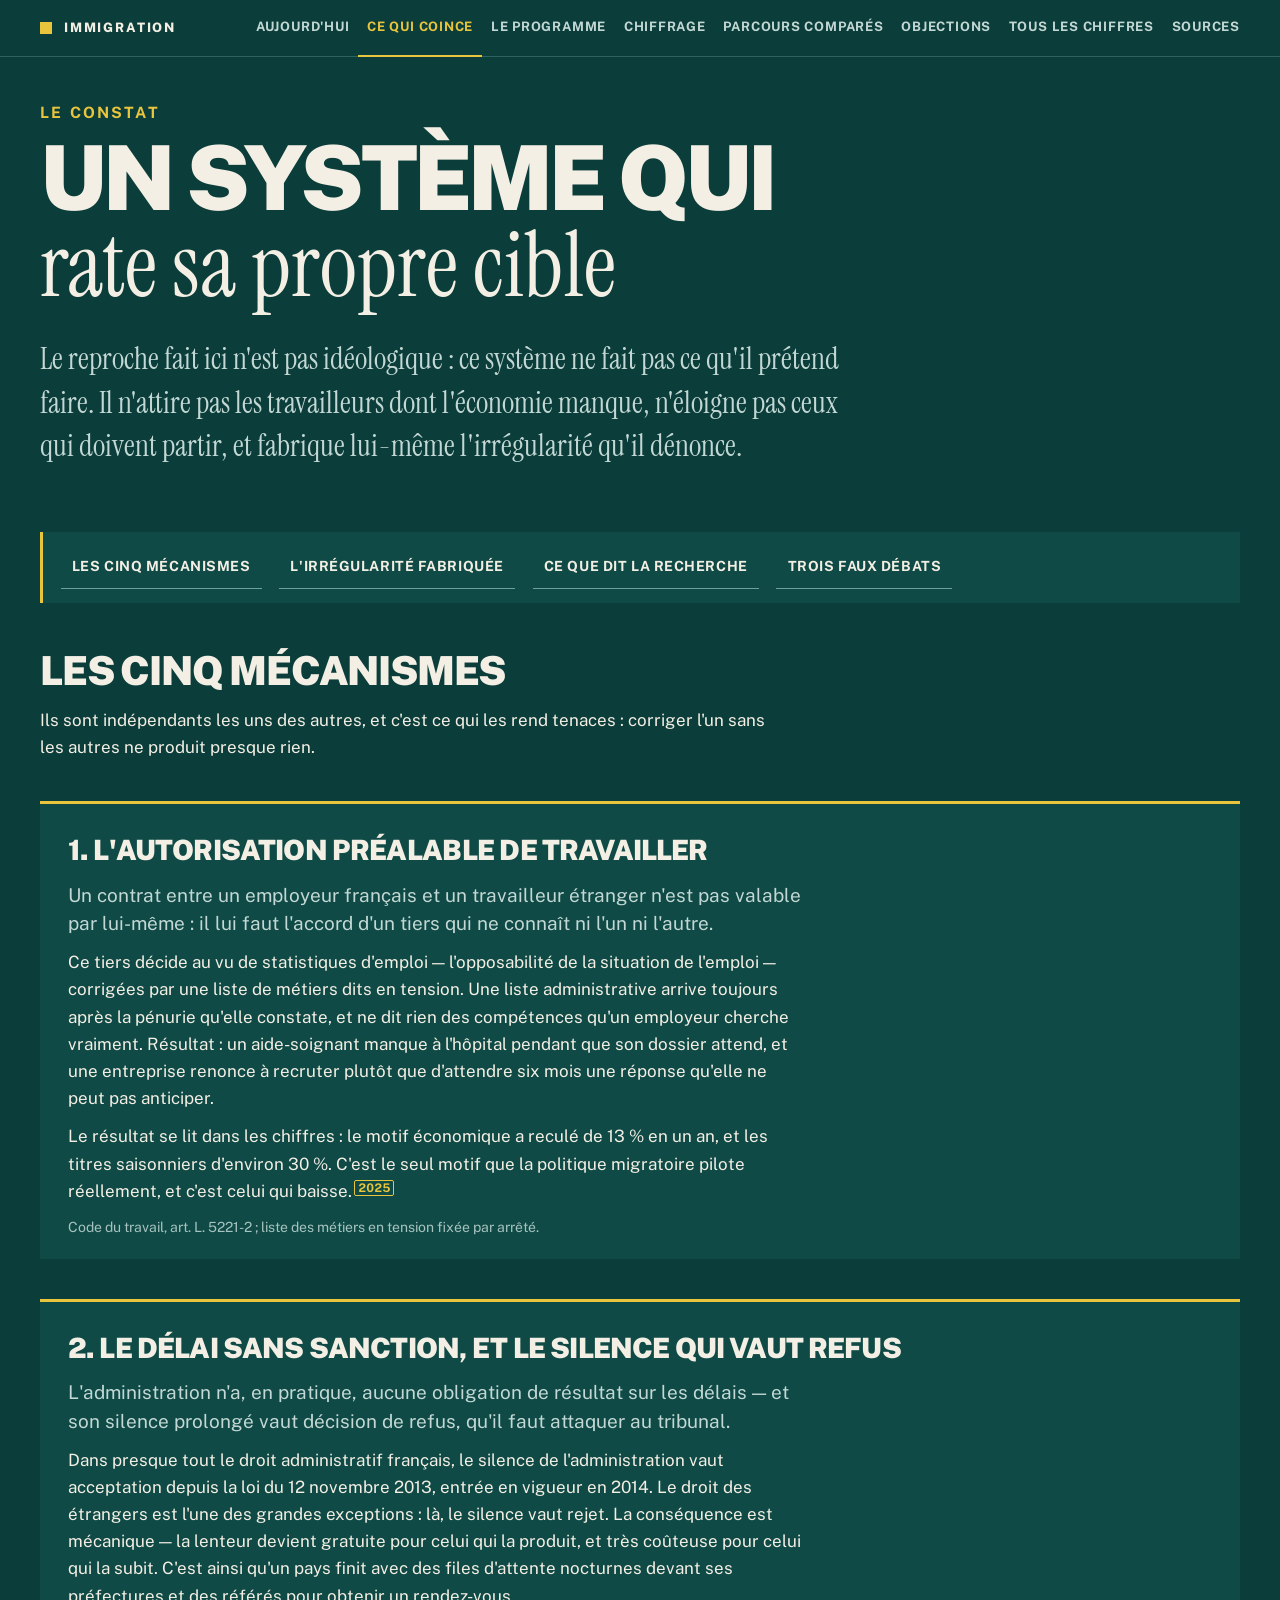
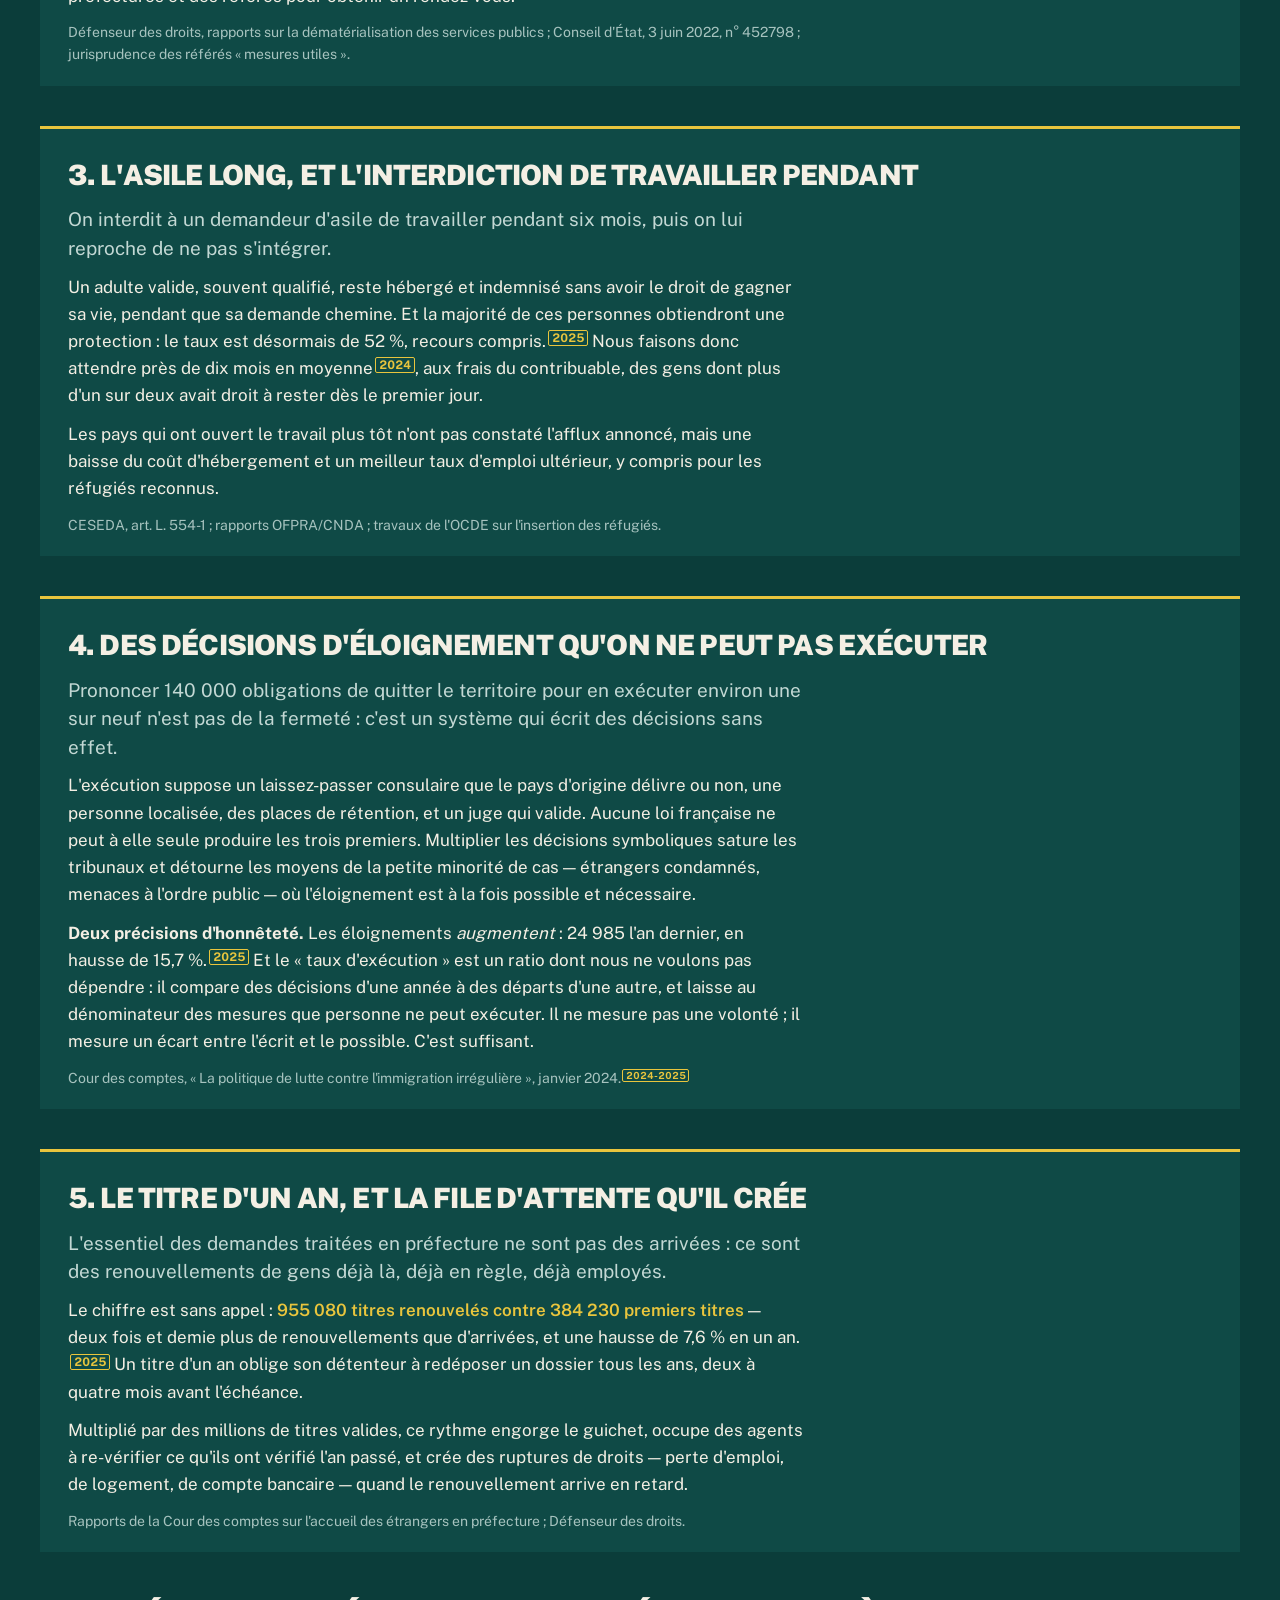
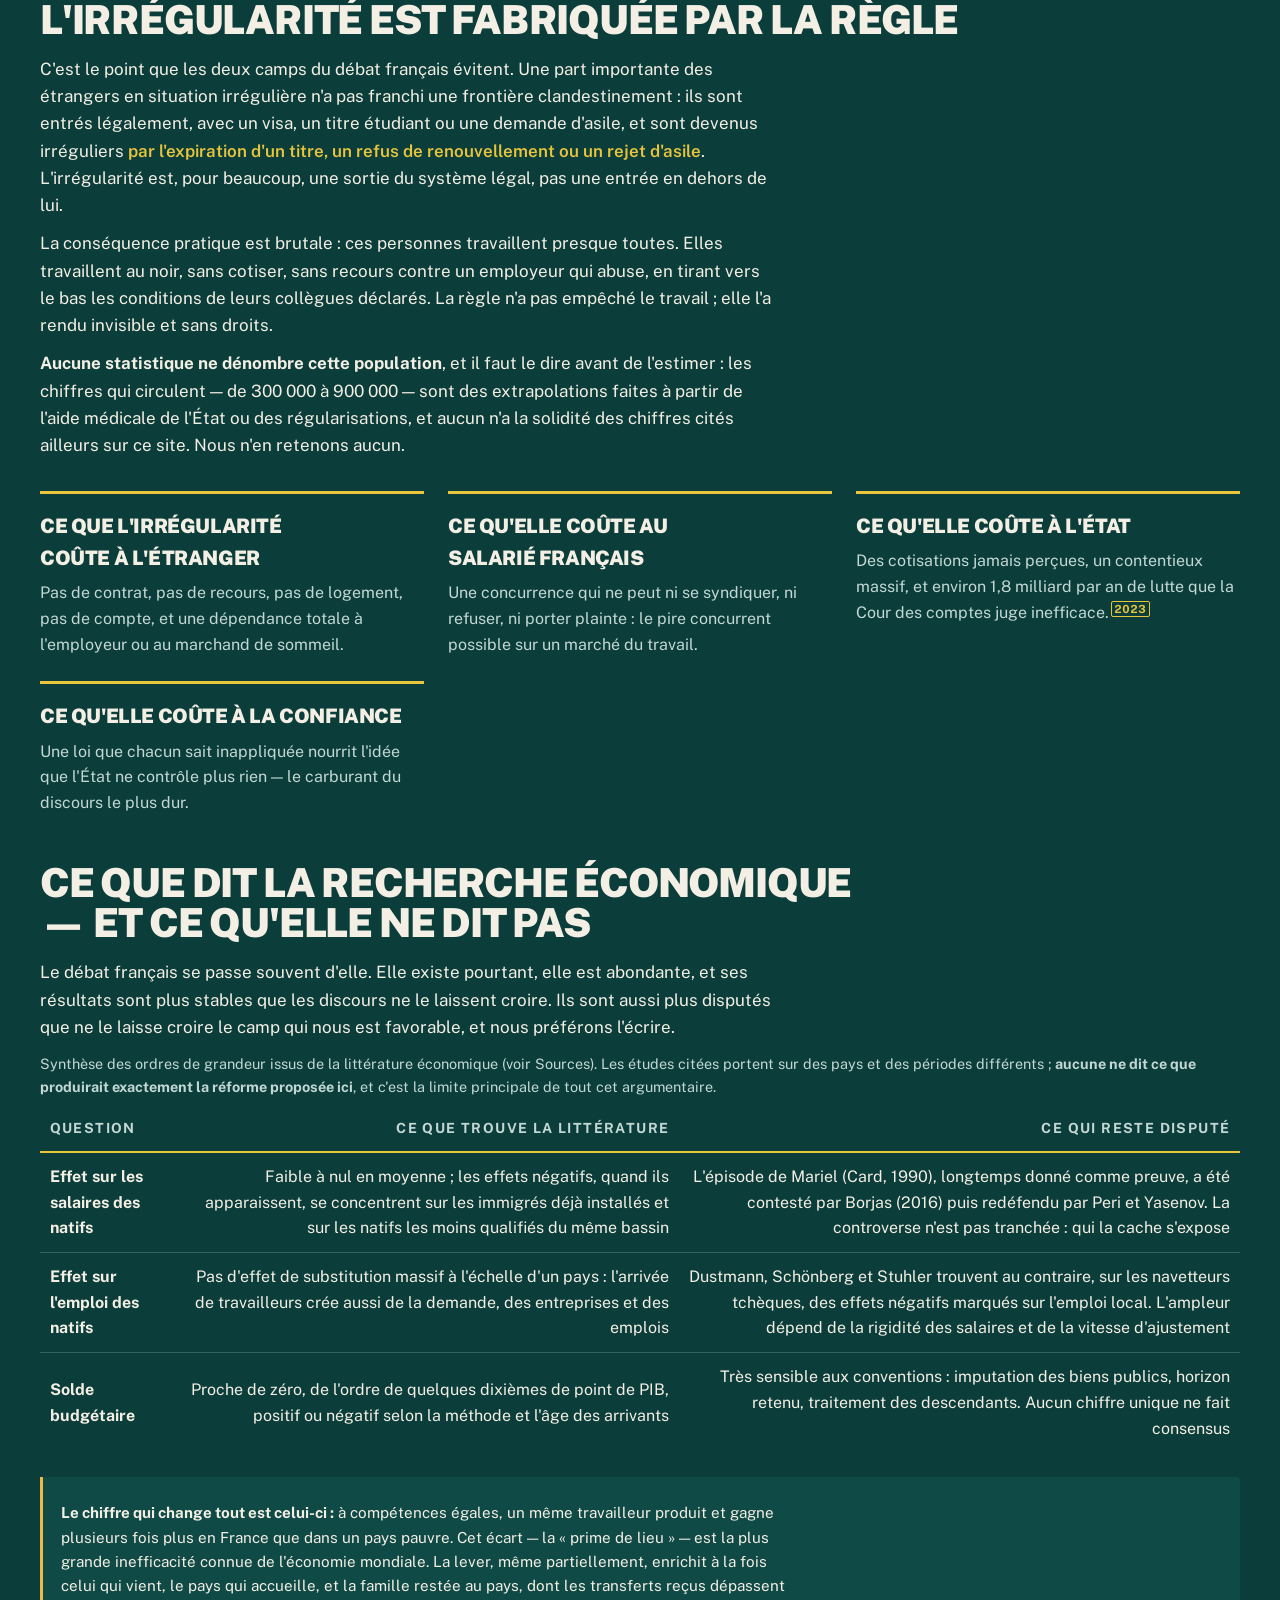
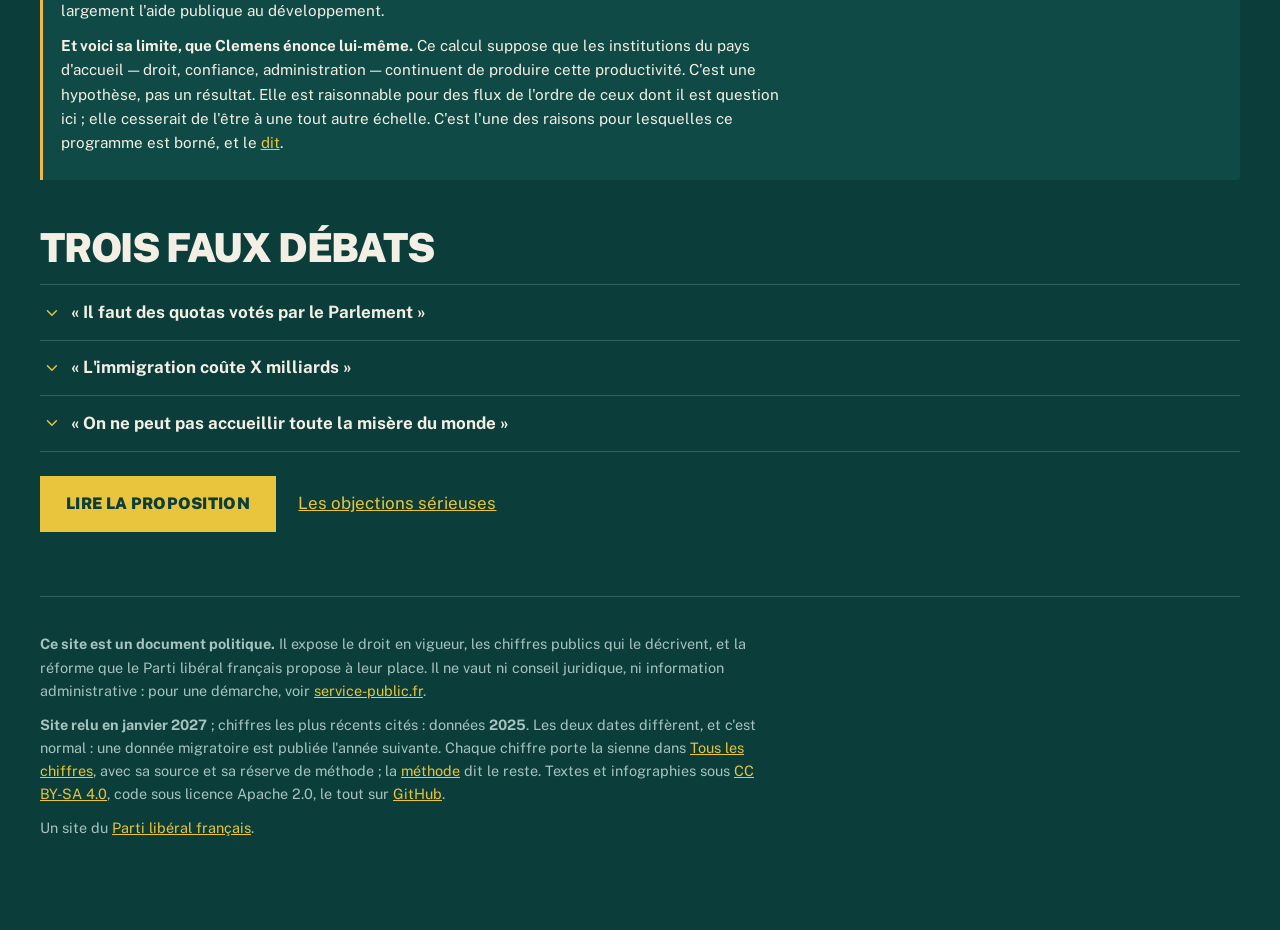
<file: blocages.html>
<!doctype html>
<html lang="fr">
<head>
<meta charset="utf-8">
<meta name="viewport" content="width=device-width, initial-scale=1">
<!-- La couleur du bandeau du navigateur, sur téléphone : la page commence là
     où la barre d'adresse finit, sans liseré d'une autre couleur entre les
     deux. -->
<meta name="theme-color" content="#0b3d3a">
<title>Ce qui coince — diagnostic de la politique migratoire française</title>
<meta name="description" content="Autorisation préalable de travailler, délais sans sanction, asile interminable, décisions inexécutées : les cinq mécanismes qui font échouer la politique migratoire française, et ce que dit — et ne dit pas — la recherche économique.">
<meta property="og:title" content="Ce qui coince — diagnostic de la politique migratoire française">
<meta property="og:description" content="Autorisation préalable de travailler, délais sans sanction, asile interminable, décisions inexécutées : les cinq mécanismes qui font échouer la politique migratoire française, et ce que dit — et ne dit pas — la recherche économique.">
<meta property="og:type" content="website">
<link rel="icon" href="moteur/icone.svg" type="image/svg+xml">
<link rel="apple-touch-icon" href="moteur/icone.svg">
<link rel="stylesheet" href="moteur/style.css">
</head>
<body>
<a class="evitement" href="#contenu">Aller au contenu</a>
<header class="bandeau"><div class="interieur">
  <p class="nom"><a href="index.html"><svg class="icone" xmlns="http://www.w3.org/2000/svg" viewBox="0 0 24 24" fill="none" stroke="currentColor" stroke-width="2" stroke-linecap="round" stroke-linejoin="round" aria-hidden="true" focusable="false"><path d="M16 7h6v6"/><path d="m22 7-8.5 8.5-5-5L2 17"/></svg><span>Immigration</span></a></p>
  <nav aria-label="Navigation principale"><span class="groupe"><span class="etiquette">Le constat</span><span class="liens"><a href="aujourdhui.html">Aujourd&#x27;hui</a><a href="blocages.html" aria-current="page">Ce qui coince</a></span></span><span class="groupe"><span class="etiquette">La proposition</span><span class="liens"><a href="programme.html">Le programme</a><a href="chiffrage.html">Chiffrage</a><a href="parcours.html">Parcours comparés</a></span></span><span class="groupe"><span class="etiquette">Pour aller plus loin</span><span class="liens"><a href="objections.html">Objections</a><a href="chiffres.html">Tous les chiffres</a><a href="sources.html">Sources</a></span></span></nav>
</div></header>
<main id="contenu" tabindex="-1">
<div class="affiche"><p class="surtitre">Le constat</p><h1>Un système qui <span class="serif">rate sa propre cible</span></h1><p class="chapeau">Le reproche fait ici n'est pas idéologique : ce système ne fait pas ce qu'il prétend faire. Il n'attire pas les travailleurs dont l'économie manque, n'éloigne pas ceux qui doivent partir, et fabrique lui-même l'irrégularité qu'il dénonce.</p></div><nav class="plan" aria-label="Dans cette page"><p class="etiquette">Dans cette page</p><ol><li><a href="#cinq">Les cinq mécanismes</a></li><li><a href="#irregularite">L&#x27;irrégularité fabriquée</a></li><li><a href="#recherche">Ce que dit la recherche</a></li><li><a href="#faux-debat">Trois faux débats</a></li></ol></nav>
<h2 id="cinq">Les cinq mécanismes</h2>
<p>Ils sont indépendants les uns des autres, et c'est ce qui les rend
tenaces : corriger l'un sans les autres ne produit presque rien.</p>
<section class="cle"><h3>1. L&#x27;autorisation préalable de travailler</h3><p class="reponse">Un contrat entre un employeur français et un travailleur étranger n'est pas valable par lui-même : il lui faut l'accord d'un tiers qui ne connaît ni l'un ni l'autre.</p><p>Ce tiers décide au vu de statistiques d'emploi — l'opposabilité de la situation de l'emploi — corrigées par une liste de métiers dits en tension. Une liste administrative arrive toujours après la pénurie qu'elle constate, et ne dit rien des compétences qu'un employeur cherche vraiment. Résultat : un aide-soignant manque à l'hôpital pendant que son dossier attend, et une entreprise renonce à recruter plutôt que d'attendre six mois une réponse qu'elle ne peut pas anticiper.</p><p>Le résultat se lit dans les chiffres : le motif économique a reculé de 13 % en un an, et les titres saisonniers d'environ 30 %. C'est le seul motif que la politique migratoire pilote réellement, et c'est celui qui baisse.<a class="renvoi" href="chiffres.html#c-titres-economique" title="Premiers titres délivrés pour motif économique — salariés, travailleurs temporaires, cartes « talent », entrepreneurs — Ministère de l&#x27;Intérieur, DGEF/DSED, « L&#x27;essentiel de l&#x27;immigration » — données 2025, données 2025"><span class="hors-ecran">Source du chiffre, année des données : </span>2025</a></p><p class="source">Code du travail, art. L. 5221-2 ; liste des métiers en tension fixée par arrêté.</p></section><section class="cle"><h3>2. Le délai sans sanction, et le silence qui vaut refus</h3><p class="reponse">L'administration n'a, en pratique, aucune obligation de résultat sur les délais — et son silence prolongé vaut décision de refus, qu'il faut attaquer au tribunal.</p><p>Dans presque tout le droit administratif français, le silence de l'administration vaut acceptation depuis la loi du 12 novembre 2013, entrée en vigueur en 2014. Le droit des étrangers est l'une des grandes exceptions : là, le silence vaut rejet. La conséquence est mécanique — la lenteur devient gratuite pour celui qui la produit, et très coûteuse pour celui qui la subit. C'est ainsi qu'un pays finit avec des files d'attente nocturnes devant ses préfectures et des référés pour obtenir un rendez-vous.</p><p class="source">Défenseur des droits, rapports sur la dématérialisation des services publics ; Conseil d'État, 3 juin 2022, n° 452798 ; jurisprudence des référés « mesures utiles ».</p></section><section class="cle"><h3>3. L&#x27;asile long, et l&#x27;interdiction de travailler pendant</h3><p class="reponse">On interdit à un demandeur d'asile de travailler pendant six mois, puis on lui reproche de ne pas s'intégrer.</p><p>Un adulte valide, souvent qualifié, reste hébergé et indemnisé sans avoir le droit de gagner sa vie, pendant que sa demande chemine. Et la majorité de ces personnes obtiendront une protection : le taux est désormais de 52 %, recours compris.<a class="renvoi" href="chiffres.html#c-asile-protection" title="Taux de protection, recours devant la CNDA compris — Ministère de l&#x27;Intérieur, DGEF/DSED, « L&#x27;essentiel de l&#x27;immigration » — données 2025, données 2025"><span class="hors-ecran">Source du chiffre, année des données : </span>2025</a> Nous faisons donc attendre près de dix mois en moyenne<a class="renvoi" href="chiffres.html#c-delai-asile" title="Délai global moyen d&#x27;une demande d&#x27;asile, de sa présentation à la décision définitive, recours compris — Projet annuel de performances 2026, mission « Immigration, asile et intégration », indicateur 1.1, données 2024"><span class="hors-ecran">Source du chiffre, année des données : </span>2024</a>, aux frais du contribuable, des gens dont plus d'un sur deux avait droit à rester dès le premier jour.</p><p>Les pays qui ont ouvert le travail plus tôt n'ont pas constaté l'afflux annoncé, mais une baisse du coût d'hébergement et un meilleur taux d'emploi ultérieur, y compris pour les réfugiés reconnus.</p><p class="source">CESEDA, art. L. 554-1 ; rapports OFPRA/CNDA ; travaux de l'OCDE sur l'insertion des réfugiés.</p></section><section class="cle"><h3>4. Des décisions d&#x27;éloignement qu&#x27;on ne peut pas exécuter</h3><p class="reponse">Prononcer 140 000 obligations de quitter le territoire pour en exécuter environ une sur neuf n'est pas de la fermeté : c'est un système qui écrit des décisions sans effet.</p><p>L'exécution suppose un laissez-passer consulaire que le pays d'origine délivre ou non, une personne localisée, des places de rétention, et un juge qui valide. Aucune loi française ne peut à elle seule produire les trois premiers. Multiplier les décisions symboliques sature les tribunaux et détourne les moyens de la petite minorité de cas — étrangers condamnés, menaces à l'ordre public — où l'éloignement est à la fois possible et nécessaire.</p><p><strong>Deux précisions d'honnêteté.</strong> Les éloignements <em>augmentent</em> : 24 985 l'an dernier, en hausse de 15,7 %.<a class="renvoi" href="chiffres.html#c-eloignements" title="Éloignements réalisés en un an — Ministère de l&#x27;Intérieur, DGEF/DSED, « L&#x27;essentiel de l&#x27;immigration » — données 2025, données 2025"><span class="hors-ecran">Source du chiffre, année des données : </span>2025</a> Et le « taux d'exécution » est un ratio dont nous ne voulons pas dépendre : il compare des décisions d'une année à des départs d'une autre, et laisse au dénominateur des mesures que personne ne peut exécuter. Il ne mesure pas une volonté ; il mesure un écart entre l'écrit et le possible. C'est suffisant.</p><p class="source">Cour des comptes, « La politique de lutte contre l'immigration irrégulière », janvier 2024.<a class="renvoi" href="chiffres.html#c-oqtf-executees" title="Part des obligations de quitter le territoire suivies d&#x27;un départ constaté — Ministère de l&#x27;Intérieur ; Cour des comptes, « La politique de lutte contre l&#x27;immigration irrégulière », rapport public thématique, données 2024-2025"><span class="hors-ecran">Source du chiffre, année des données : </span>2024-2025</a></p></section><section class="cle"><h3>5. Le titre d&#x27;un an, et la file d&#x27;attente qu&#x27;il crée</h3><p class="reponse">L'essentiel des demandes traitées en préfecture ne sont pas des arrivées : ce sont des renouvellements de gens déjà là, déjà en règle, déjà employés.</p><p>Le chiffre est sans appel : <strong class="cle-texte">955 080 titres renouvelés contre 384 230 premiers titres</strong> — deux fois et demie plus de renouvellements que d'arrivées, et une hausse de 7,6 % en un an.<a class="renvoi" href="chiffres.html#c-renouvellements" title="Titres de séjour renouvelés en un an — Ministère de l&#x27;Intérieur, DGEF/DSED, « L&#x27;essentiel de l&#x27;immigration » — données 2025, données 2025"><span class="hors-ecran">Source du chiffre, année des données : </span>2025</a> Un titre d'un an oblige son détenteur à redéposer un dossier tous les ans, deux à quatre mois avant l'échéance.</p><p>Multiplié par des millions de titres valides, ce rythme engorge le guichet, occupe des agents à re-vérifier ce qu'ils ont vérifié l'an passé, et crée des ruptures de droits — perte d'emploi, de logement, de compte bancaire — quand le renouvellement arrive en retard.</p><p class="source">Rapports de la Cour des comptes sur l'accueil des étrangers en préfecture ; Défenseur des droits.</p></section>
<h2 id="irregularite">L'irrégularité est fabriquée par la règle</h2>
<p>C'est le point que les deux camps du débat français évitent. Une part
importante des étrangers en situation irrégulière n'a pas franchi une
frontière clandestinement : ils sont entrés légalement, avec un visa, un titre
étudiant ou une demande d'asile, et sont devenus irréguliers <strong
class="cle-texte">par l'expiration d'un titre, un refus de renouvellement ou
un rejet d'asile</strong>. L'irrégularité est, pour beaucoup, une sortie du
système légal, pas une entrée en dehors de lui.</p>
<p>La conséquence pratique est brutale : ces personnes travaillent presque
toutes. Elles travaillent au noir, sans cotiser, sans recours contre un
employeur qui abuse, en tirant vers le bas les conditions de leurs collègues
déclarés. La règle n'a pas empêché le travail ; elle l'a rendu invisible et
sans droits.</p>
<p><strong>Aucune statistique ne dénombre cette population</strong>, et il faut
le dire avant de l'estimer : les chiffres qui circulent — de 300 000 à
900 000 — sont des extrapolations faites à partir de l'aide médicale de l'État
ou des régularisations, et aucun n'a la solidité des chiffres cités ailleurs
sur ce site. Nous n'en retenons aucun.</p>
<div class="points"><div class="point"><h3>Ce que l&#x27;irrégularité coûte à l&#x27;étranger</h3><p>Pas de contrat, pas de recours, pas de logement, pas de compte, et une dépendance totale à l'employeur ou au marchand de sommeil.</p></div><div class="point"><h3>Ce qu&#x27;elle coûte au salarié français</h3><p>Une concurrence qui ne peut ni se syndiquer, ni refuser, ni porter plainte : le pire concurrent possible sur un marché du travail.</p></div><div class="point"><h3>Ce qu&#x27;elle coûte à l&#x27;État</h3><p>Des cotisations jamais perçues, un contentieux massif, et environ 1,8 milliard par an de lutte que la Cour des comptes juge inefficace.<a class="renvoi" href="chiffres.html#c-irreguliere-cout" title="Coût direct de la politique de lutte contre l&#x27;immigration irrégulière — Cour des comptes, « La politique de lutte contre l&#x27;immigration irrégulière », rapport public thématique, données 2023"><span class="hors-ecran">Source du chiffre, année des données : </span>2023</a></p></div><div class="point"><h3>Ce qu&#x27;elle coûte à la confiance</h3><p>Une loi que chacun sait inappliquée nourrit l'idée que l'État ne contrôle plus rien — le carburant du discours le plus dur.</p></div></div>
<h2 id="recherche">Ce que dit la recherche économique — et ce qu'elle ne dit pas</h2>
<p>Le débat français se passe souvent d'elle. Elle existe pourtant, elle est
abondante, et ses résultats sont plus stables que les discours ne le laissent
croire. Ils sont aussi plus disputés que ne le laisse croire le camp qui nous
est favorable, et nous préférons l'écrire.</p>
<div class="defilant"><table><caption>Synthèse des ordres de grandeur issus de la littérature économique (voir Sources). Les études citées portent sur des pays et des périodes différents ; <strong>aucune ne dit ce que produirait exactement la réforme proposée ici</strong>, et c'est la limite principale de tout cet argumentaire.</caption><thead><tr><th scope="col" class="texte">Question</th><th scope="col" class="long">Ce que trouve la littérature</th><th scope="col" class="long">Ce qui reste disputé</th></tr></thead><tbody><tr><th scope="row" class="texte">Effet sur les salaires des natifs</th><td class="long">Faible à nul en moyenne ; les effets négatifs, quand ils apparaissent, se concentrent sur les immigrés déjà installés et sur les natifs les moins qualifiés du même bassin</td><td class="long">L'épisode de Mariel (Card, 1990), longtemps donné comme preuve, a été contesté par Borjas (2016) puis redéfendu par Peri et Yasenov. La controverse n'est pas tranchée : qui la cache s'expose</td></tr><tr><th scope="row" class="texte">Effet sur l'emploi des natifs</th><td class="long">Pas d'effet de substitution massif à l'échelle d'un pays : l'arrivée de travailleurs crée aussi de la demande, des entreprises et des emplois</td><td class="long">Dustmann, Schönberg et Stuhler trouvent au contraire, sur les navetteurs tchèques, des effets négatifs marqués sur l'emploi local. L'ampleur dépend de la rigidité des salaires et de la vitesse d'ajustement</td></tr><tr><th scope="row" class="texte">Solde budgétaire</th><td class="long">Proche de zéro, de l'ordre de quelques dixièmes de point de PIB, positif ou négatif selon la méthode et l'âge des arrivants</td><td class="long">Très sensible aux conventions : imputation des biens publics, horizon retenu, traitement des descendants. Aucun chiffre unique ne fait consensus</td></tr></tbody></table></div><div class="note vigilance"><p><strong>Le chiffre qui change tout est celui-ci :</strong> à compétences égales, un même travailleur produit et gagne plusieurs fois plus en France que dans un pays pauvre. Cet écart — la « prime de lieu » — est la plus grande inefficacité connue de l'économie mondiale. La lever, même partiellement, enrichit à la fois celui qui vient, le pays qui accueille, et la famille restée au pays, dont les transferts reçus dépassent largement l'aide publique au développement.</p><p><strong>Et voici sa limite, que Clemens énonce lui-même.</strong> Ce calcul suppose que les institutions du pays d'accueil — droit, confiance, administration — continuent de produire cette productivité. C'est une hypothèse, pas un résultat. Elle est raisonnable pour des flux de l'ordre de ceux dont il est question ici ; elle cesserait de l'être à une tout autre échelle. C'est l'une des raisons pour lesquelles ce programme est borné, et le <a href="index.html#limites">dit</a>.</p></div>
<h2 id="faux-debat">Trois faux débats</h2>
<details class="section"><summary><svg class="icone" xmlns="http://www.w3.org/2000/svg" viewBox="0 0 24 24" fill="none" stroke="currentColor" stroke-width="2" stroke-linecap="round" stroke-linejoin="round" aria-hidden="true" focusable="false"><path d="m6 9 6 6 6-6"/></svg>« Il faut des quotas votés par le Parlement »</summary><div class="dedans"><p>Un quota fixe un nombre à l'avance, sans savoir quels emplois existeront l'an prochain ni qui se présentera. Il ne dit rien de la qualité des dossiers et ne supprime aucun délai : il ajoute une contrainte de volume à une machine déjà lente. Et il ne s'applique ni à l'asile, ni aux Européens, ni aux liens familiaux protégés par la Constitution et la Convention européenne des droits de l'homme — c'est-à-dire à la majeure partie des entrées. Le Conseil constitutionnel a censuré la disposition en 2024.</p><p>Le libéralisme lui préfère des <strong>critères</strong> : des conditions écrites, vérifiables, connues d'avance, que chacun sait remplir ou non. Un critère se conteste devant un juge ; un quota épuisé ne se conteste pas.</p><p><strong>Mais refuser les quotas ne dispense pas de répondre à la question qu'ils posent</strong> : qui décide, et comment le peuple reprend-il la main s'il juge que c'est trop ? C'est l'objet de notre <a href="programme.html#sept">septième engagement</a>, et nous ne prétendons pas que la question était illégitime.</p></div></details><details class="section"><summary><svg class="icone" xmlns="http://www.w3.org/2000/svg" viewBox="0 0 24 24" fill="none" stroke="currentColor" stroke-width="2" stroke-linecap="round" stroke-linejoin="round" aria-hidden="true" focusable="false"><path d="m6 9 6 6 6-6"/></svg>« L&#x27;immigration coûte X milliards »</summary><div class="dedans"><p>Tout dépend de ce qu'on compte. Les études sérieuses incluent les impôts et cotisations versés, les prestations reçues, les biens publics consommés, et l'effet sur la croissance ; elles aboutissent à un solde proche de zéro. Les chiffres spectaculaires s'obtiennent en comptant les dépenses sans les recettes, ou en imputant aux immigrés une part des dépenses générales de l'État.</p><p>La bonne question n'est pas « combien coûte l'immigration ? » mais « combien coûte l'immigration <em>empêchée de travailler</em> ? ». À celle-là, la réponse est chiffrable, et nous la chiffrons dans <a href="chiffrage.html">le chiffrage du programme</a> : l'hébergement et l'allocation de l'attente, la lutte contre l'irrégularité, et les cotisations non perçues.</p></div></details><details class="section"><summary><svg class="icone" xmlns="http://www.w3.org/2000/svg" viewBox="0 0 24 24" fill="none" stroke="currentColor" stroke-width="2" stroke-linecap="round" stroke-linejoin="round" aria-hidden="true" focusable="false"><path d="m6 9 6 6 6-6"/></svg>« On ne peut pas accueillir toute la misère du monde »</summary><div class="dedans"><p>La phrase de Michel Rocard, souvent tronquée, se poursuivait par « mais elle doit en prendre fidèlement sa part ». Le débat utile n'est pas entre zéro et l'infini : c'est celui des règles. Personne ici ne propose la suppression des frontières ni l'accès automatique de tous à tout, et nous avons écrit <a href="index.html#limites">où nous nous arrêtons</a> plutôt que de laisser la question ouverte.</p><p>La proposition libérale est bornée et vérifiable : un droit de venir travailler quand un employeur embauche, un contrôle réel des identités et des casiers judiciaires, les règles de solidarité existantes inchangées, l'exécution effective des décisions d'éloignement, et un réexamen annuel devant le Parlement. C'est plus sélectif que le système actuel sur ce qui compte — la sécurité, la fraude — et beaucoup plus ouvert sur ce qui enrichit tout le monde : le travail.</p></div></details>
<div class="actions">
  <a class="bouton" href="programme.html">Lire la proposition</a>
  <a href="objections.html">Les objections sérieuses</a>
</div>

</main>
<footer>
  <p><strong>Ce site est un document politique.</strong> Il expose le droit
  en vigueur, les chiffres publics qui le décrivent, et la réforme que le
  Parti libéral français propose à leur place. Il ne vaut ni conseil
  juridique, ni information administrative : pour une démarche, voir
  <a href="https://www.service-public.fr/particuliers/vosdroits/N110">service-public.fr</a>.</p>
  <p><strong>Site relu en janvier 2027</strong> ; chiffres les plus récents
  cités : données <strong>2025</strong>. Les deux dates diffèrent, et
  c'est normal : une donnée migratoire est publiée l'année suivante. Chaque
  chiffre porte la sienne dans <a href="chiffres.html">Tous les chiffres</a>,
  avec sa source et sa réserve de méthode ; la
  <a href="sources.html">méthode</a> dit le reste. Textes et infographies sous
  <a href="https://creativecommons.org/licenses/by-sa/4.0/deed.fr">CC BY-SA 4.0</a>,
  code sous licence Apache 2.0, le tout sur <a href="https://github.com/g-pliberal/immigration">GitHub</a>.</p>
  <p class="retour-site">Un site du
  <a href="https://partiliberalfrancais.fr/" target="_top">Parti libéral français</a>.</p>
</footer>
</body>
</html>
</file>
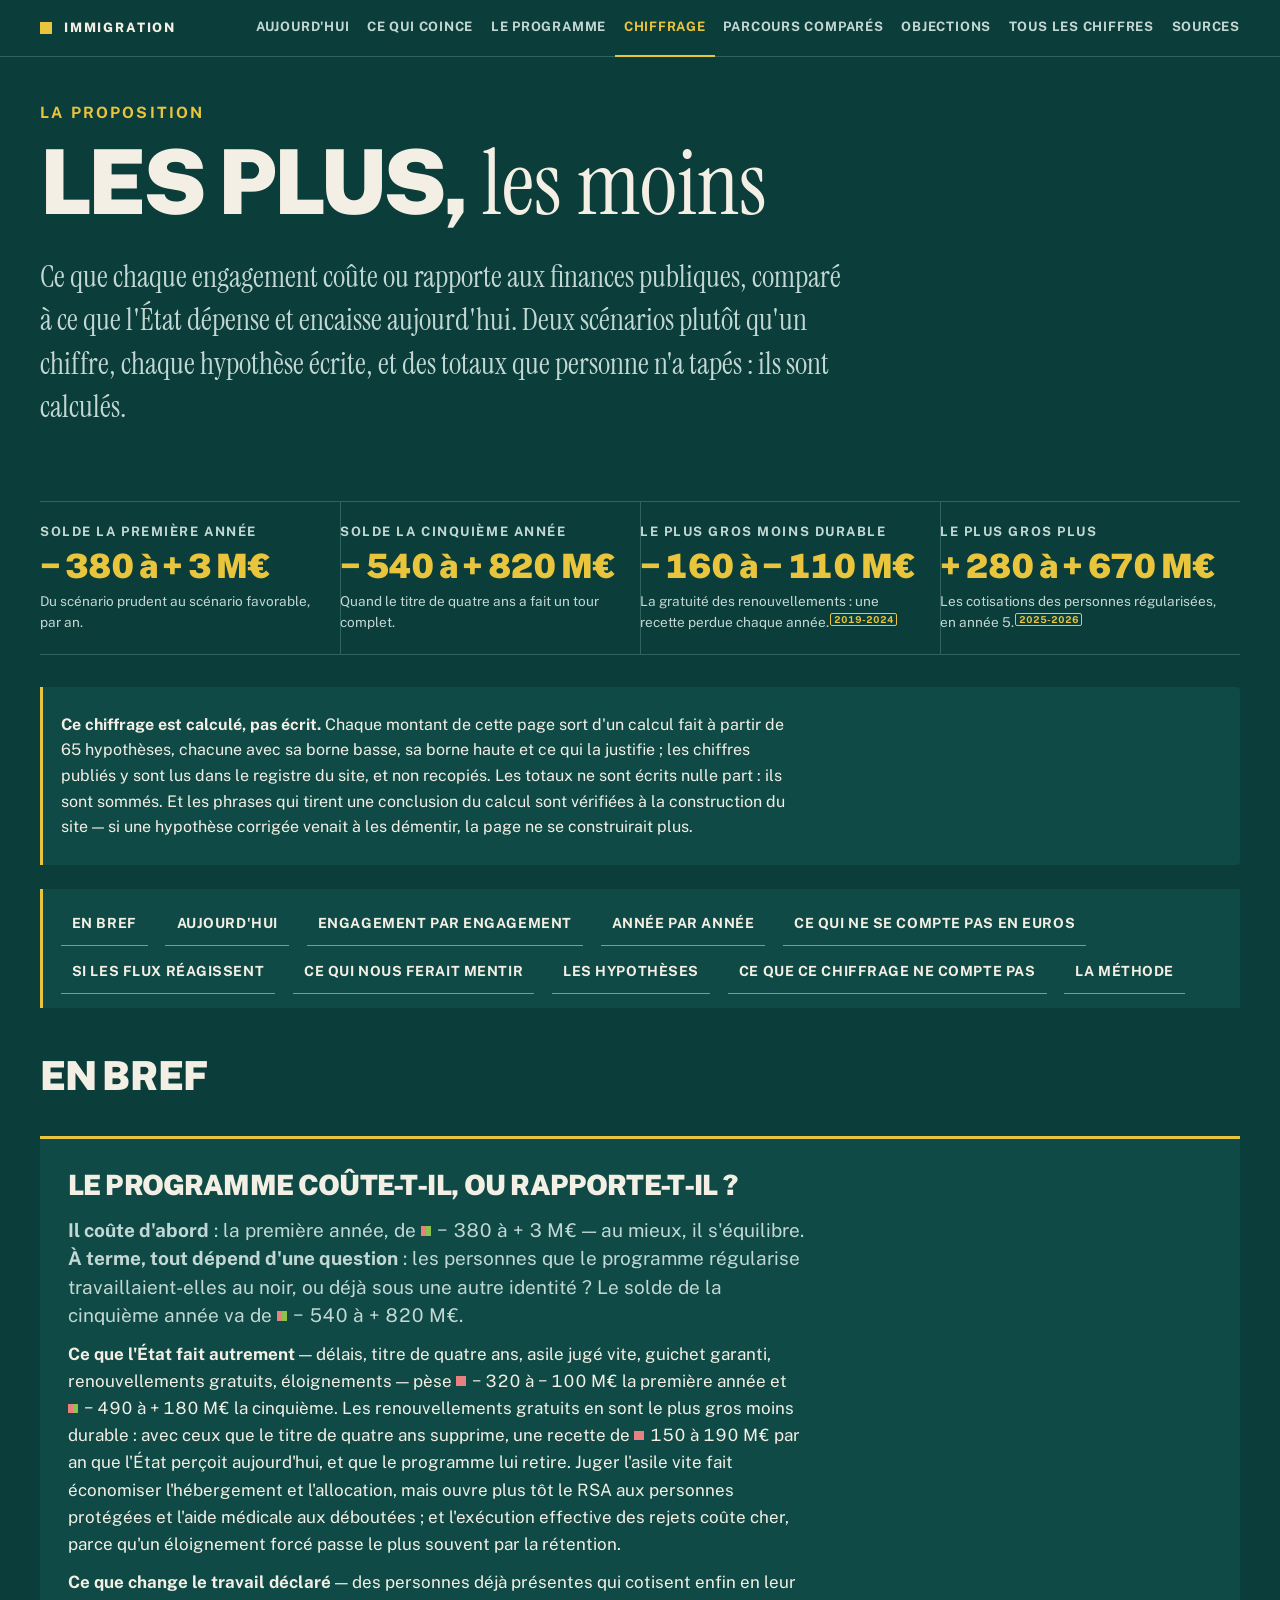
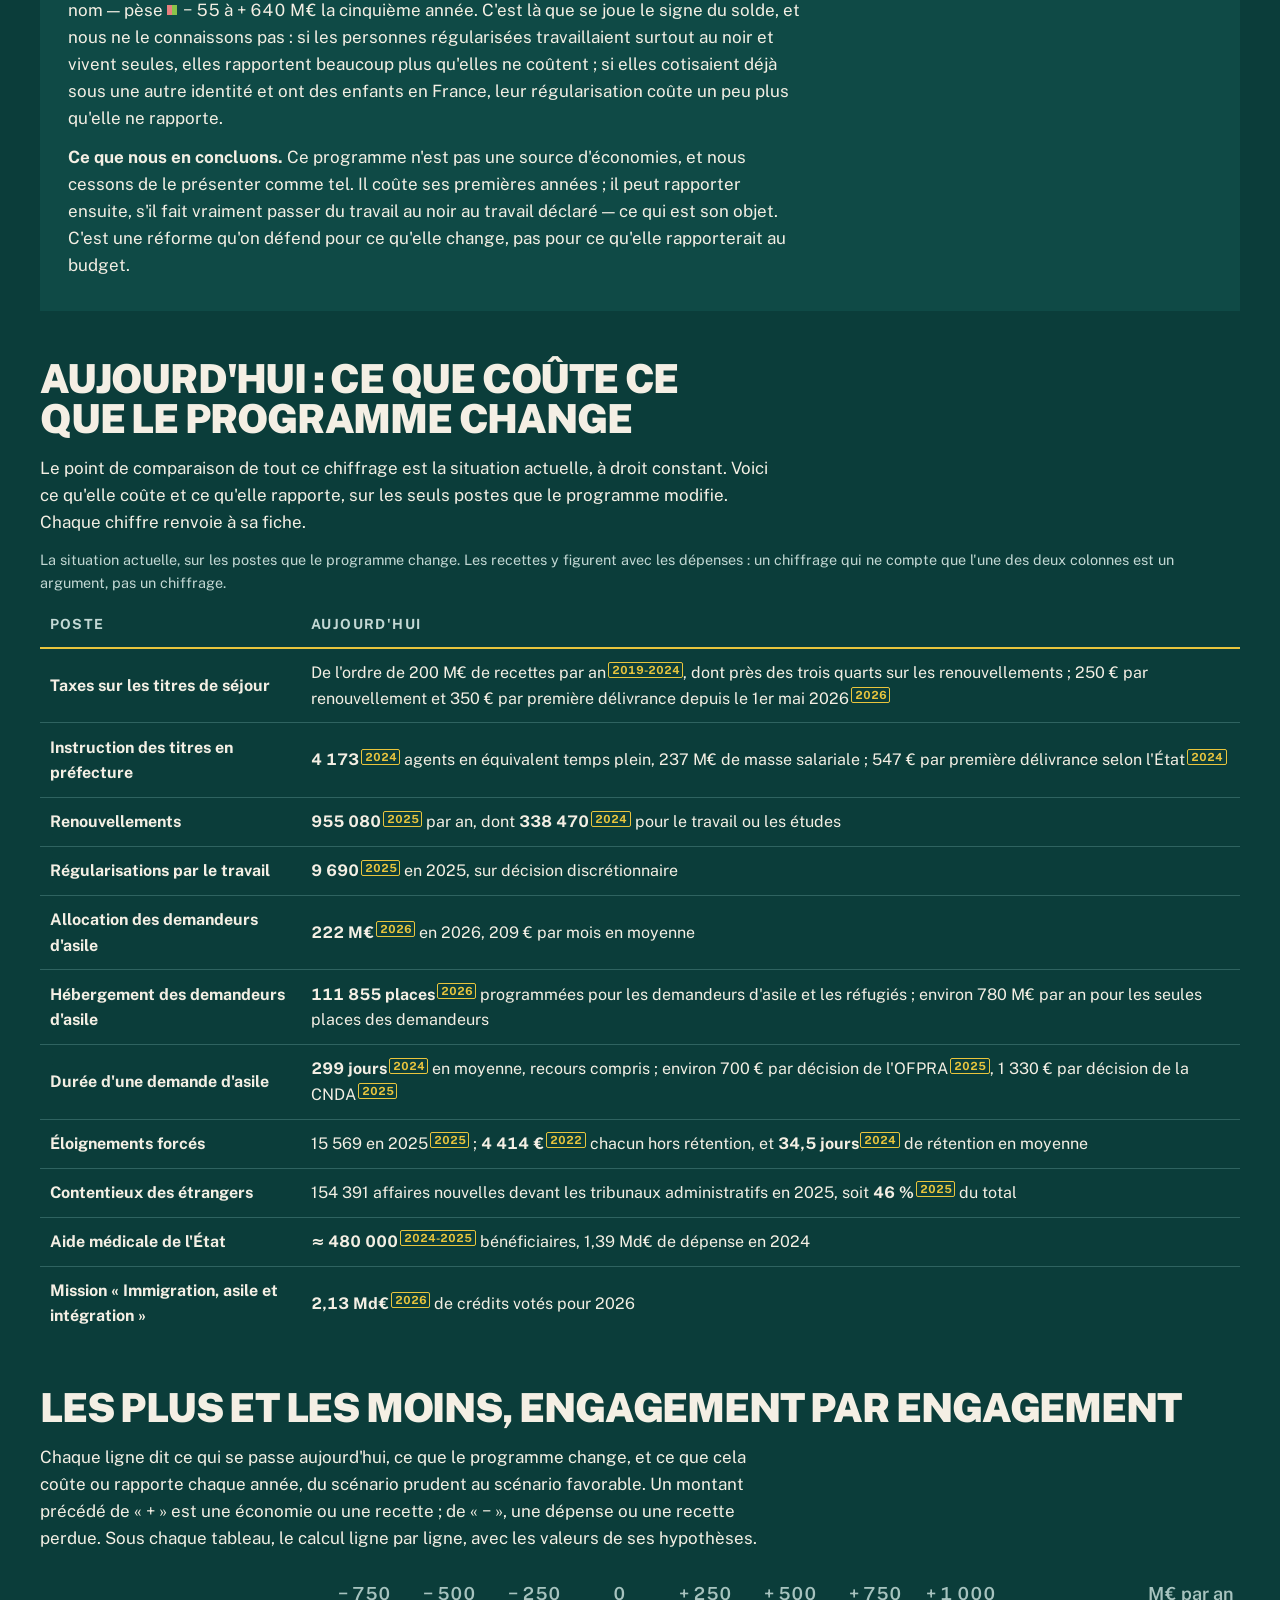
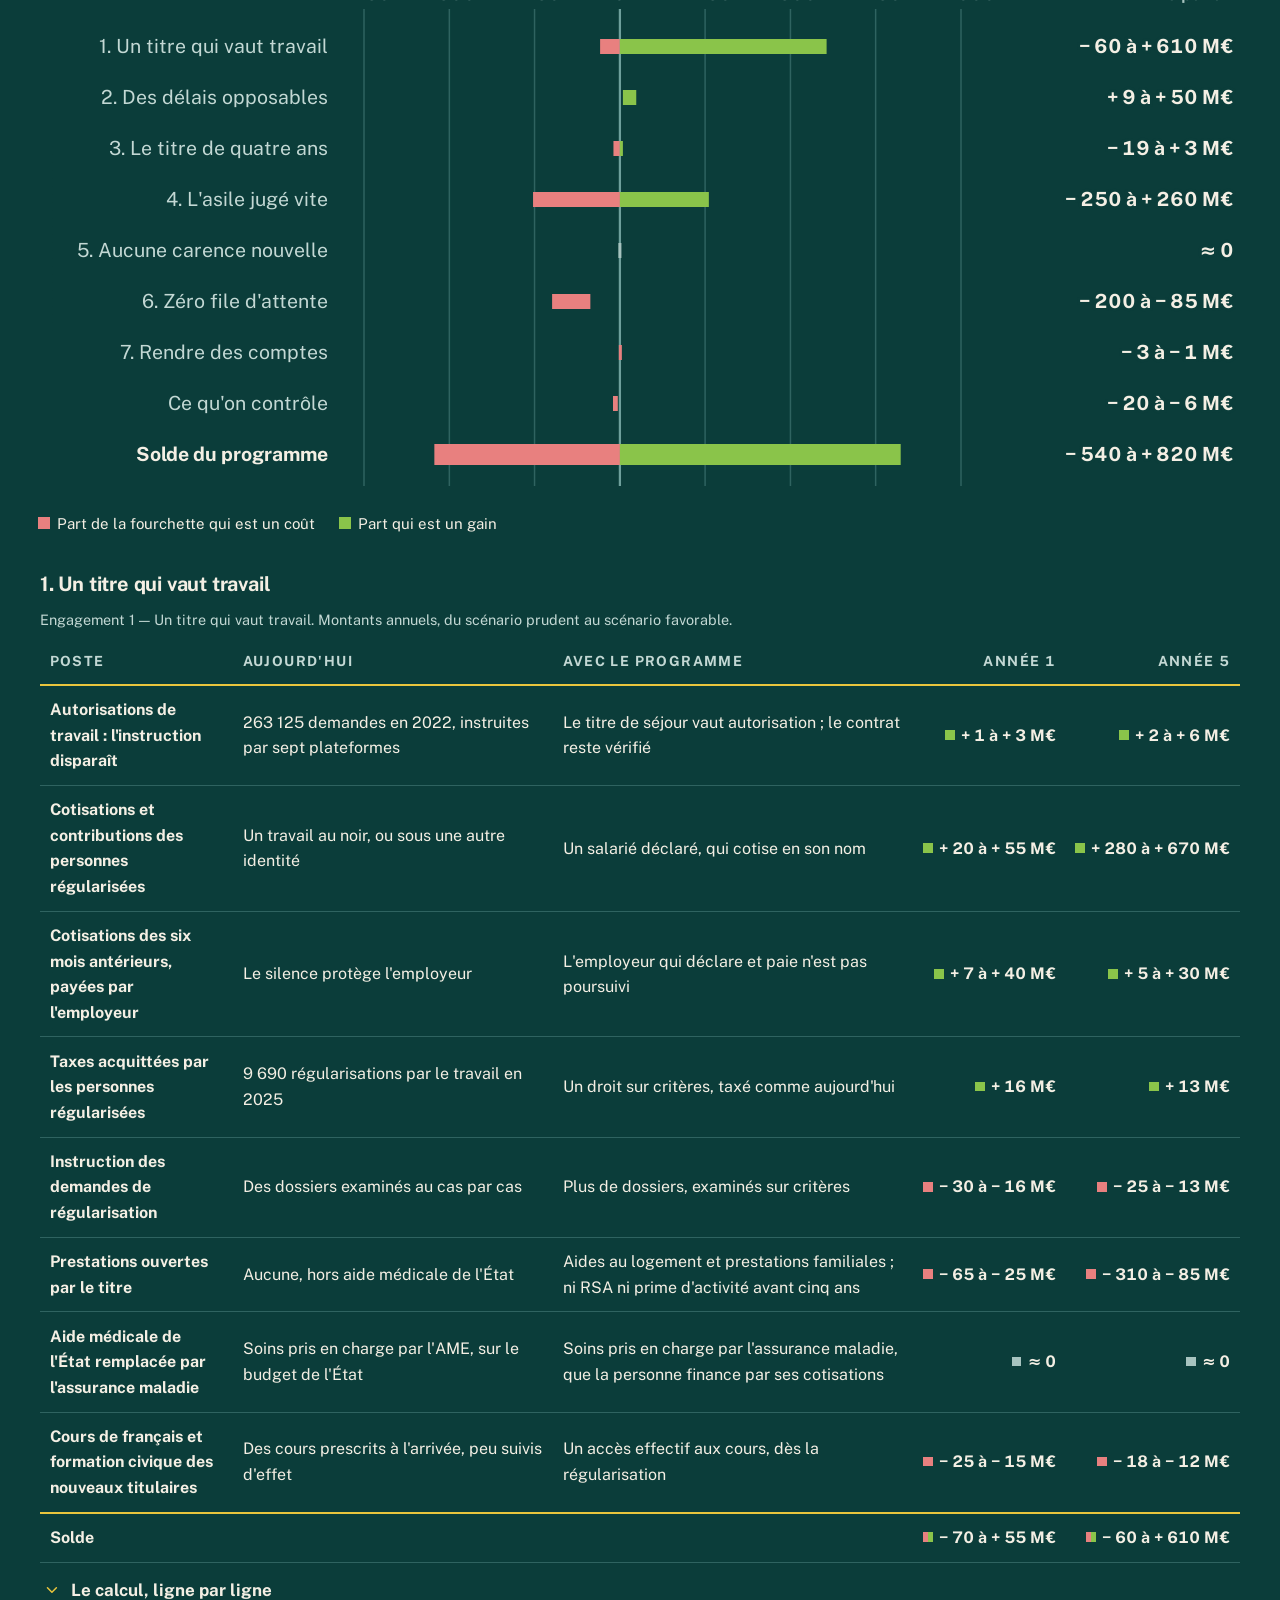
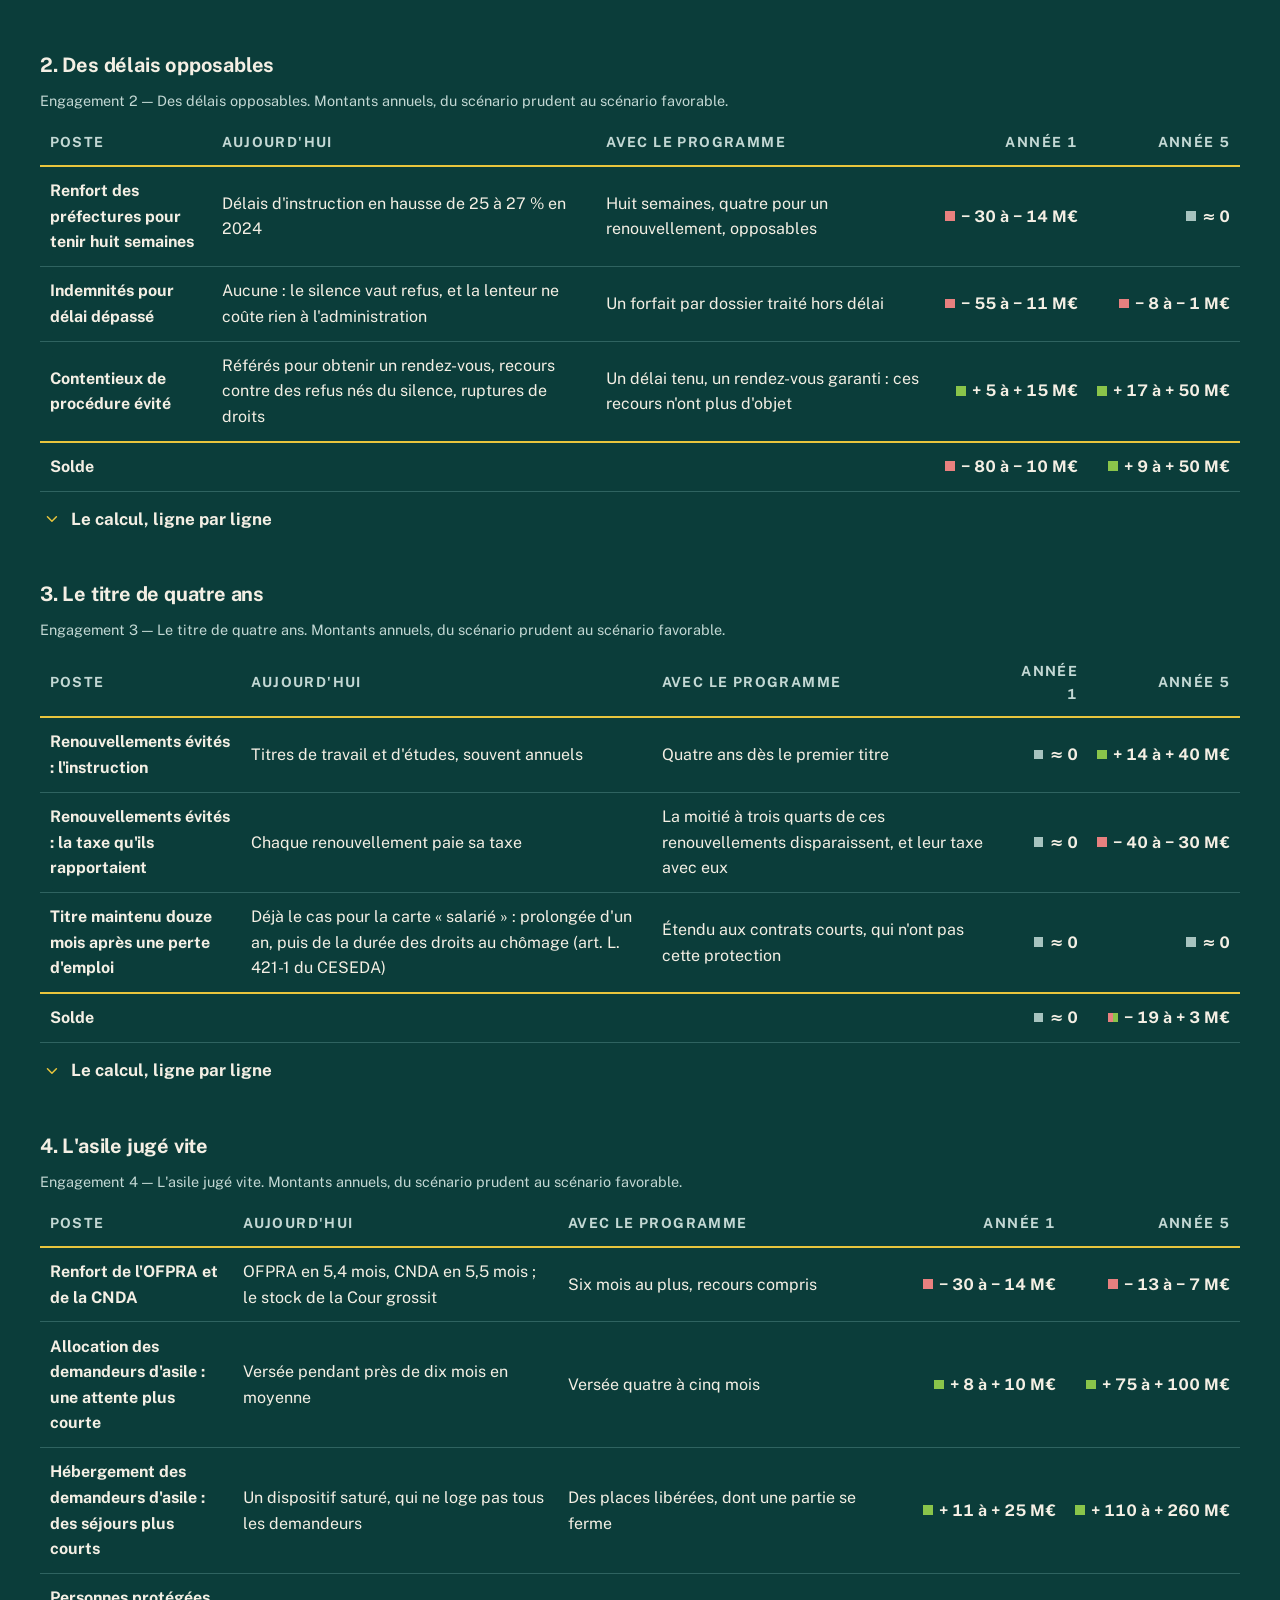
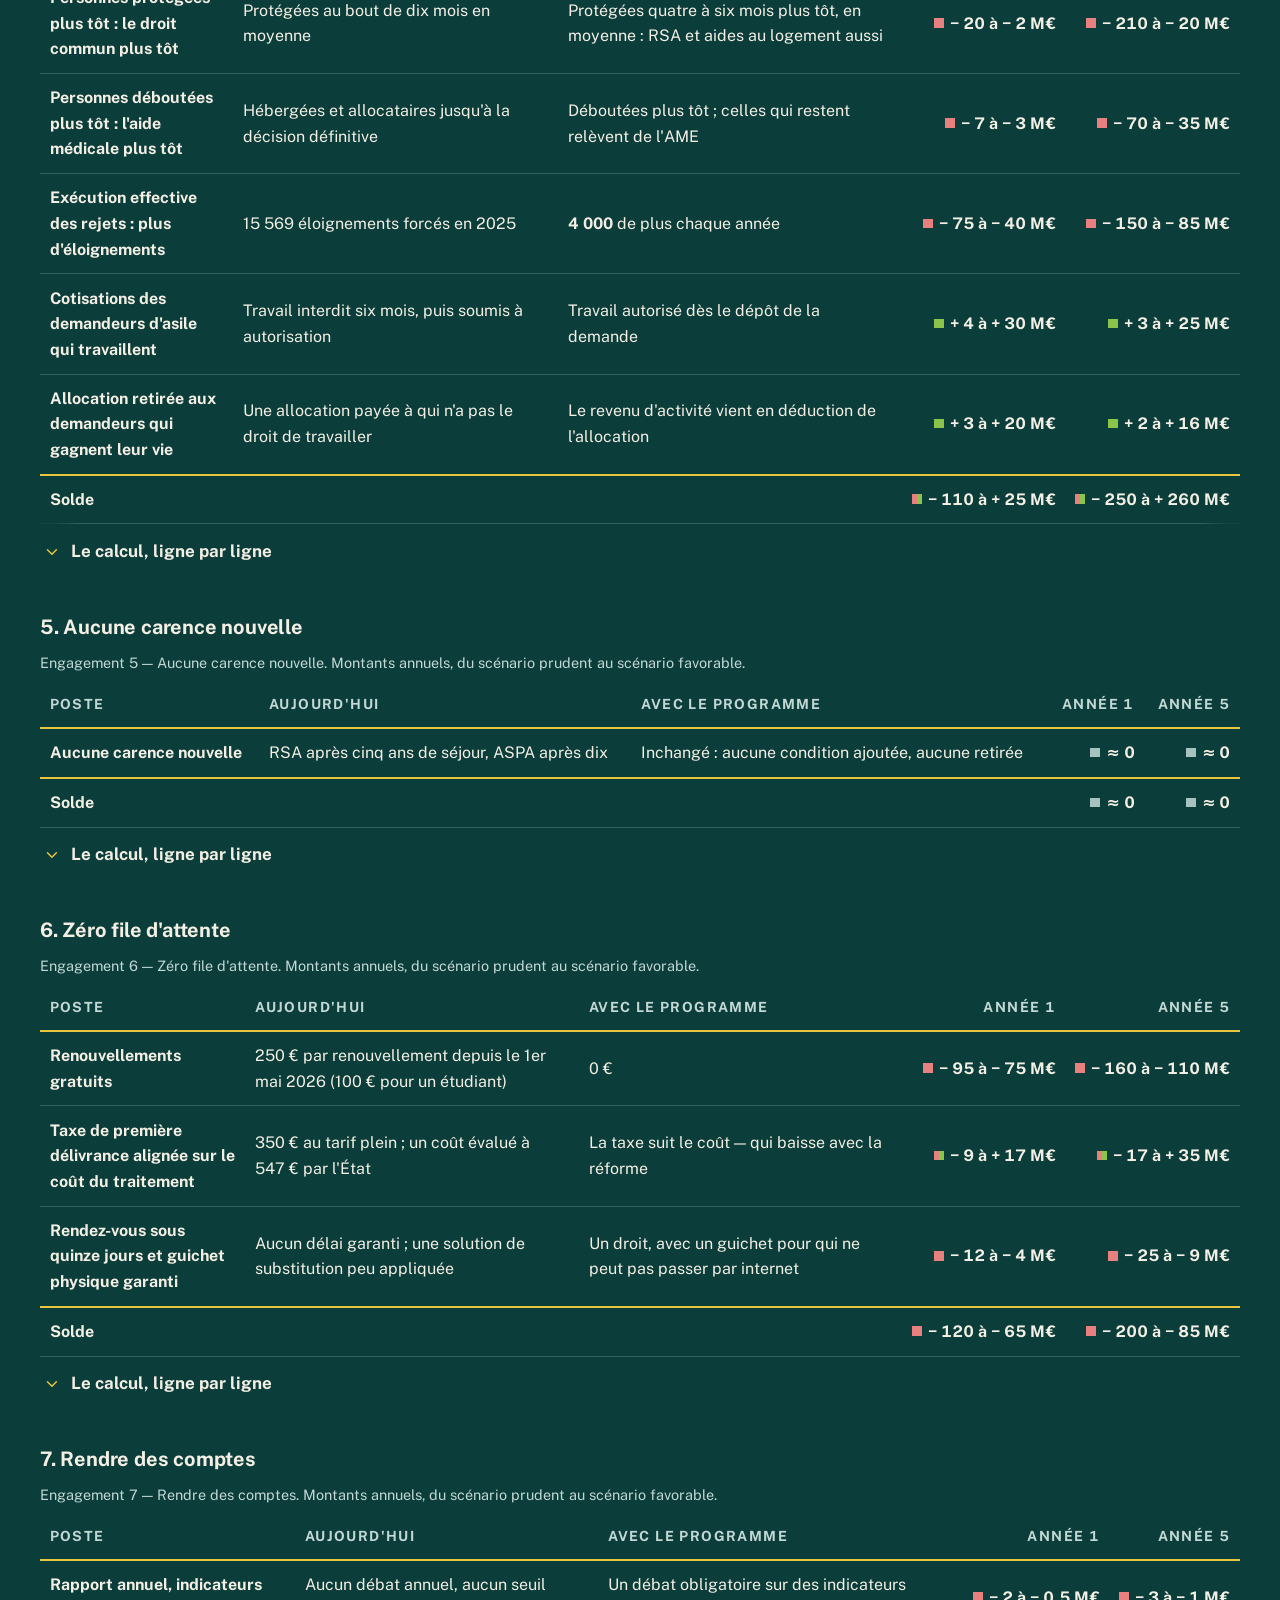
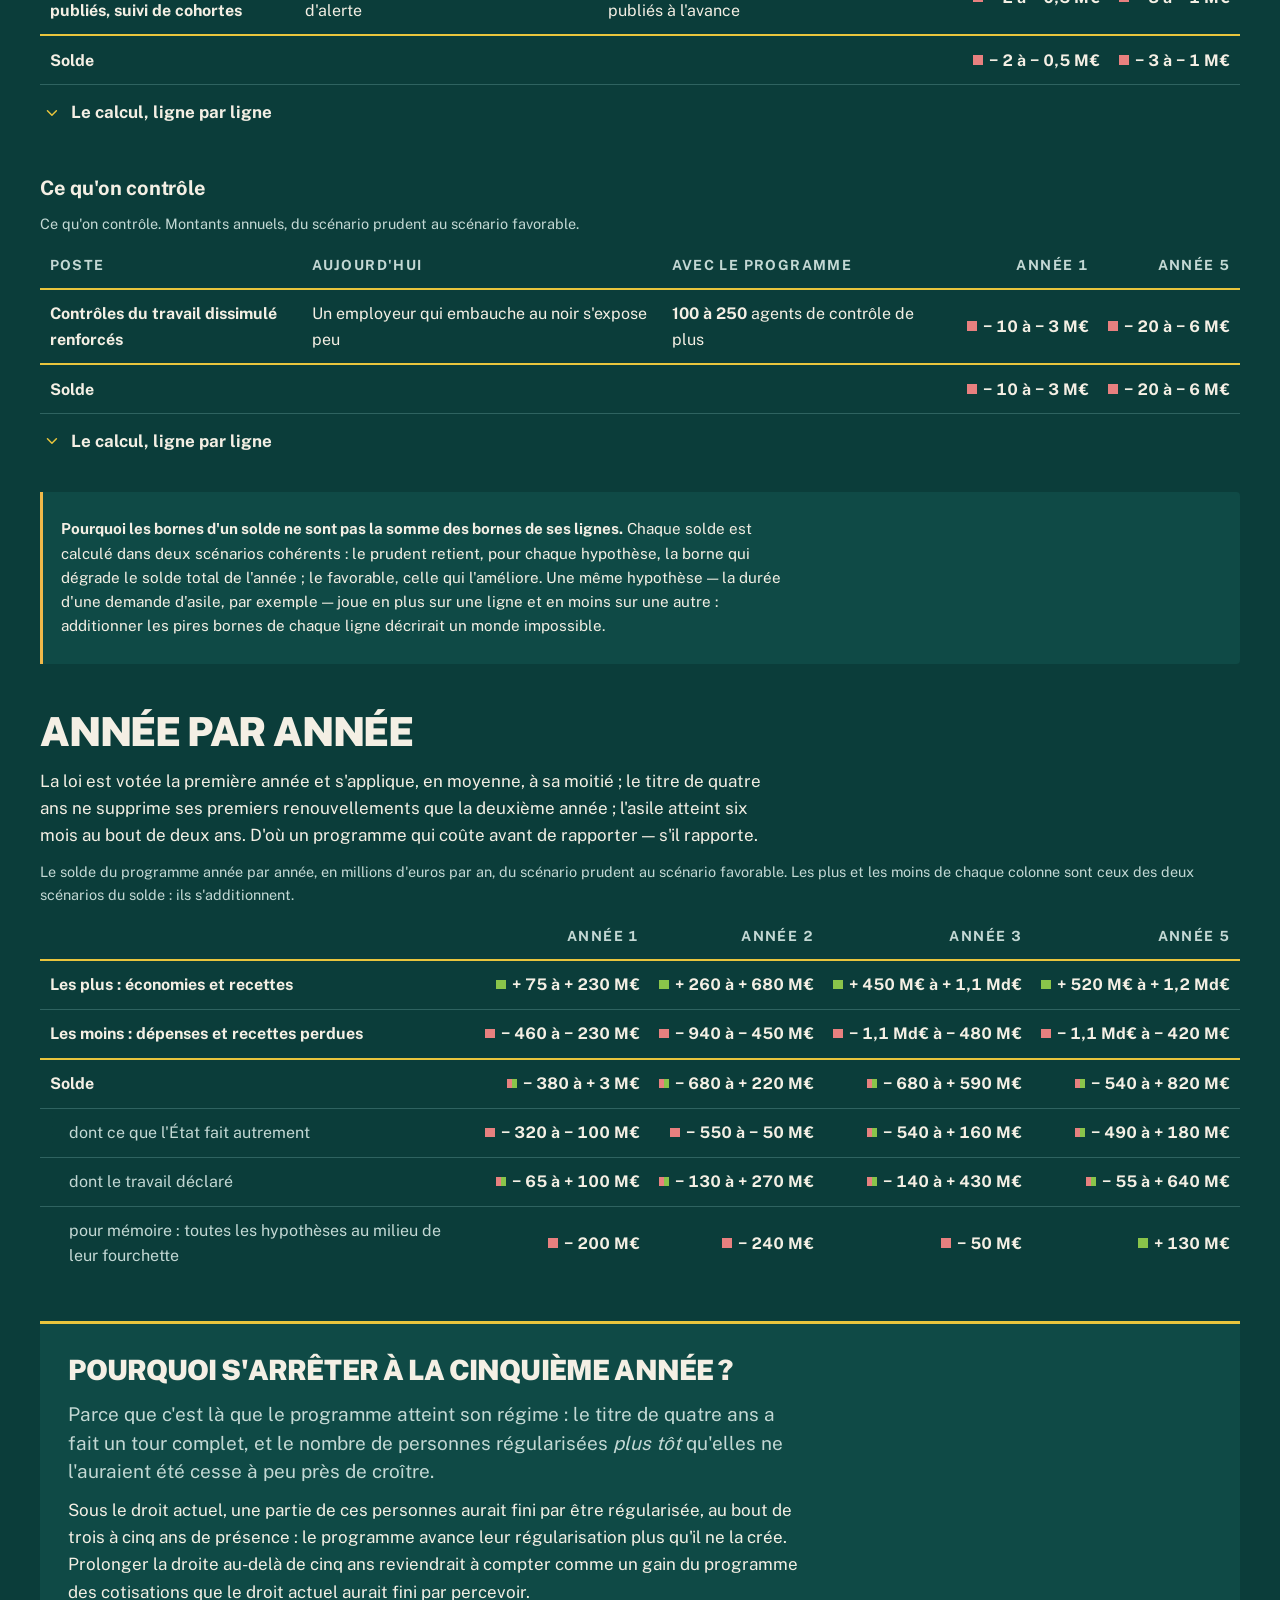
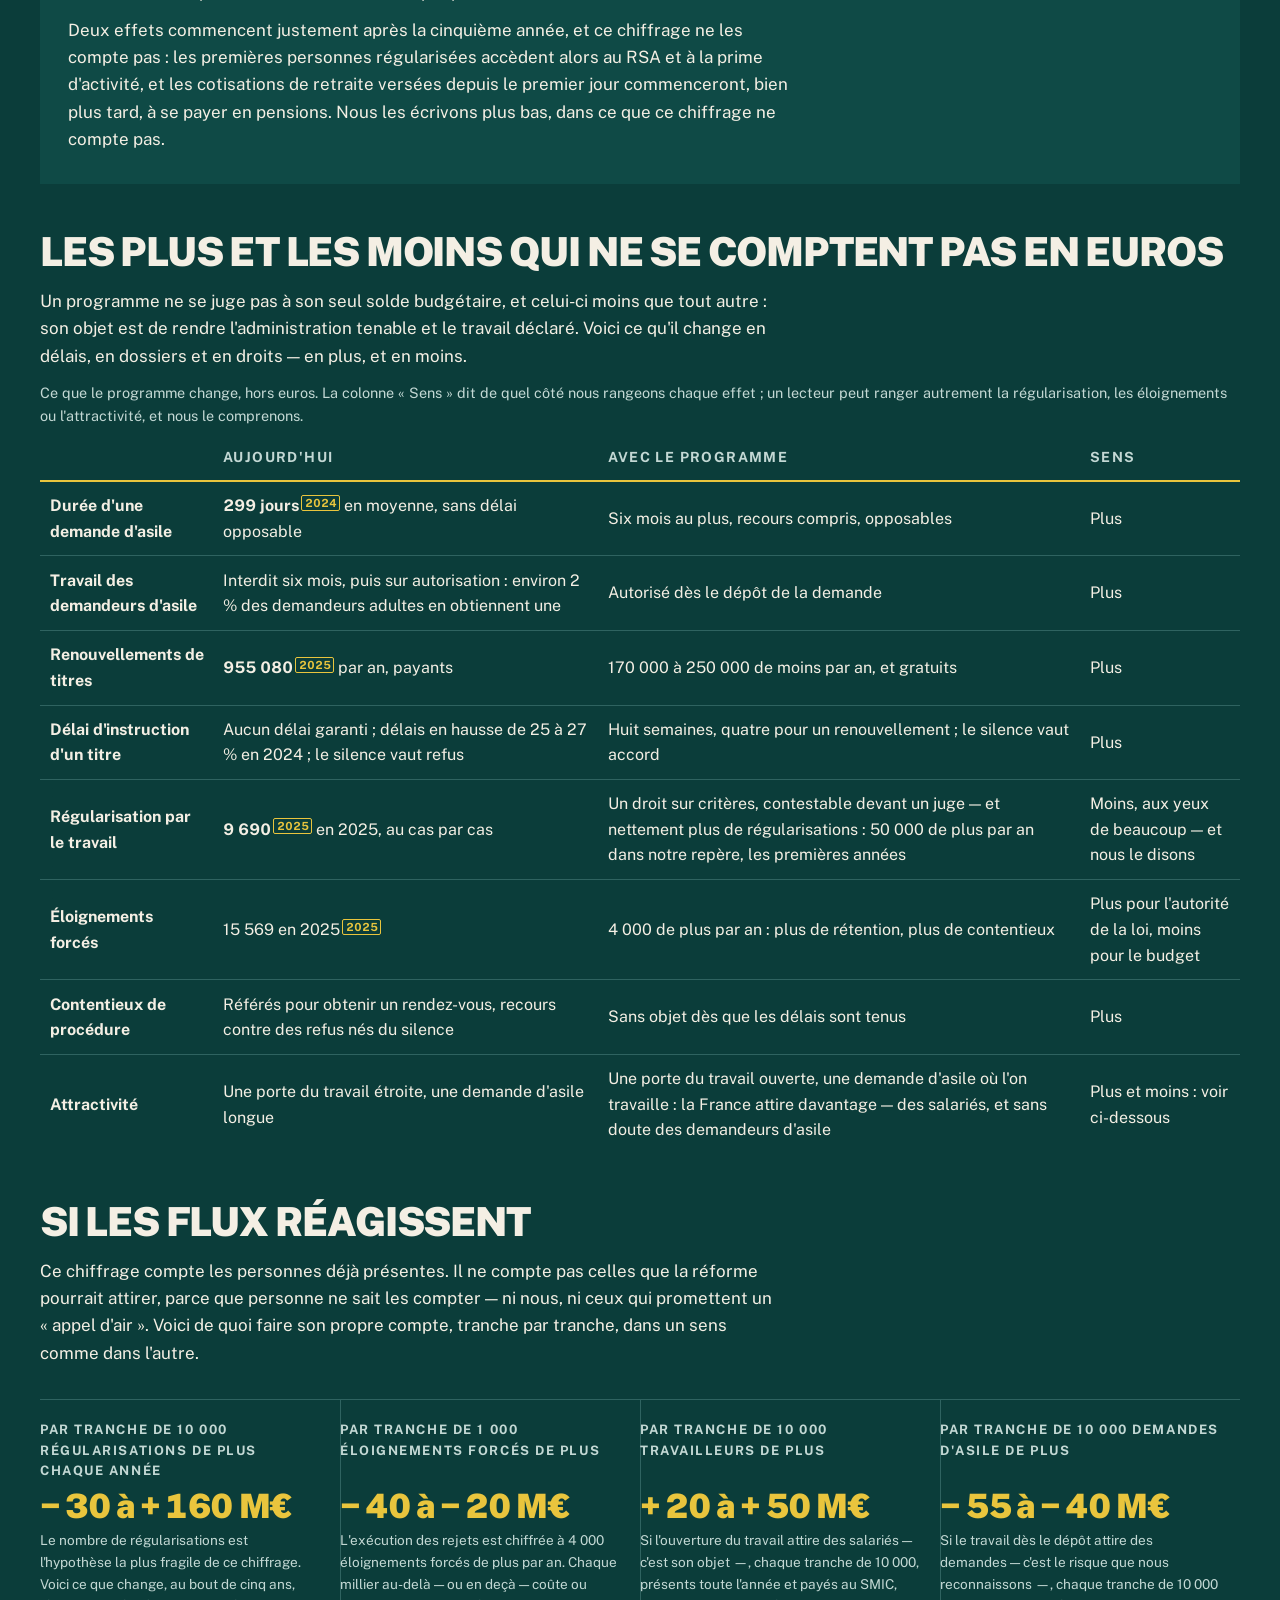
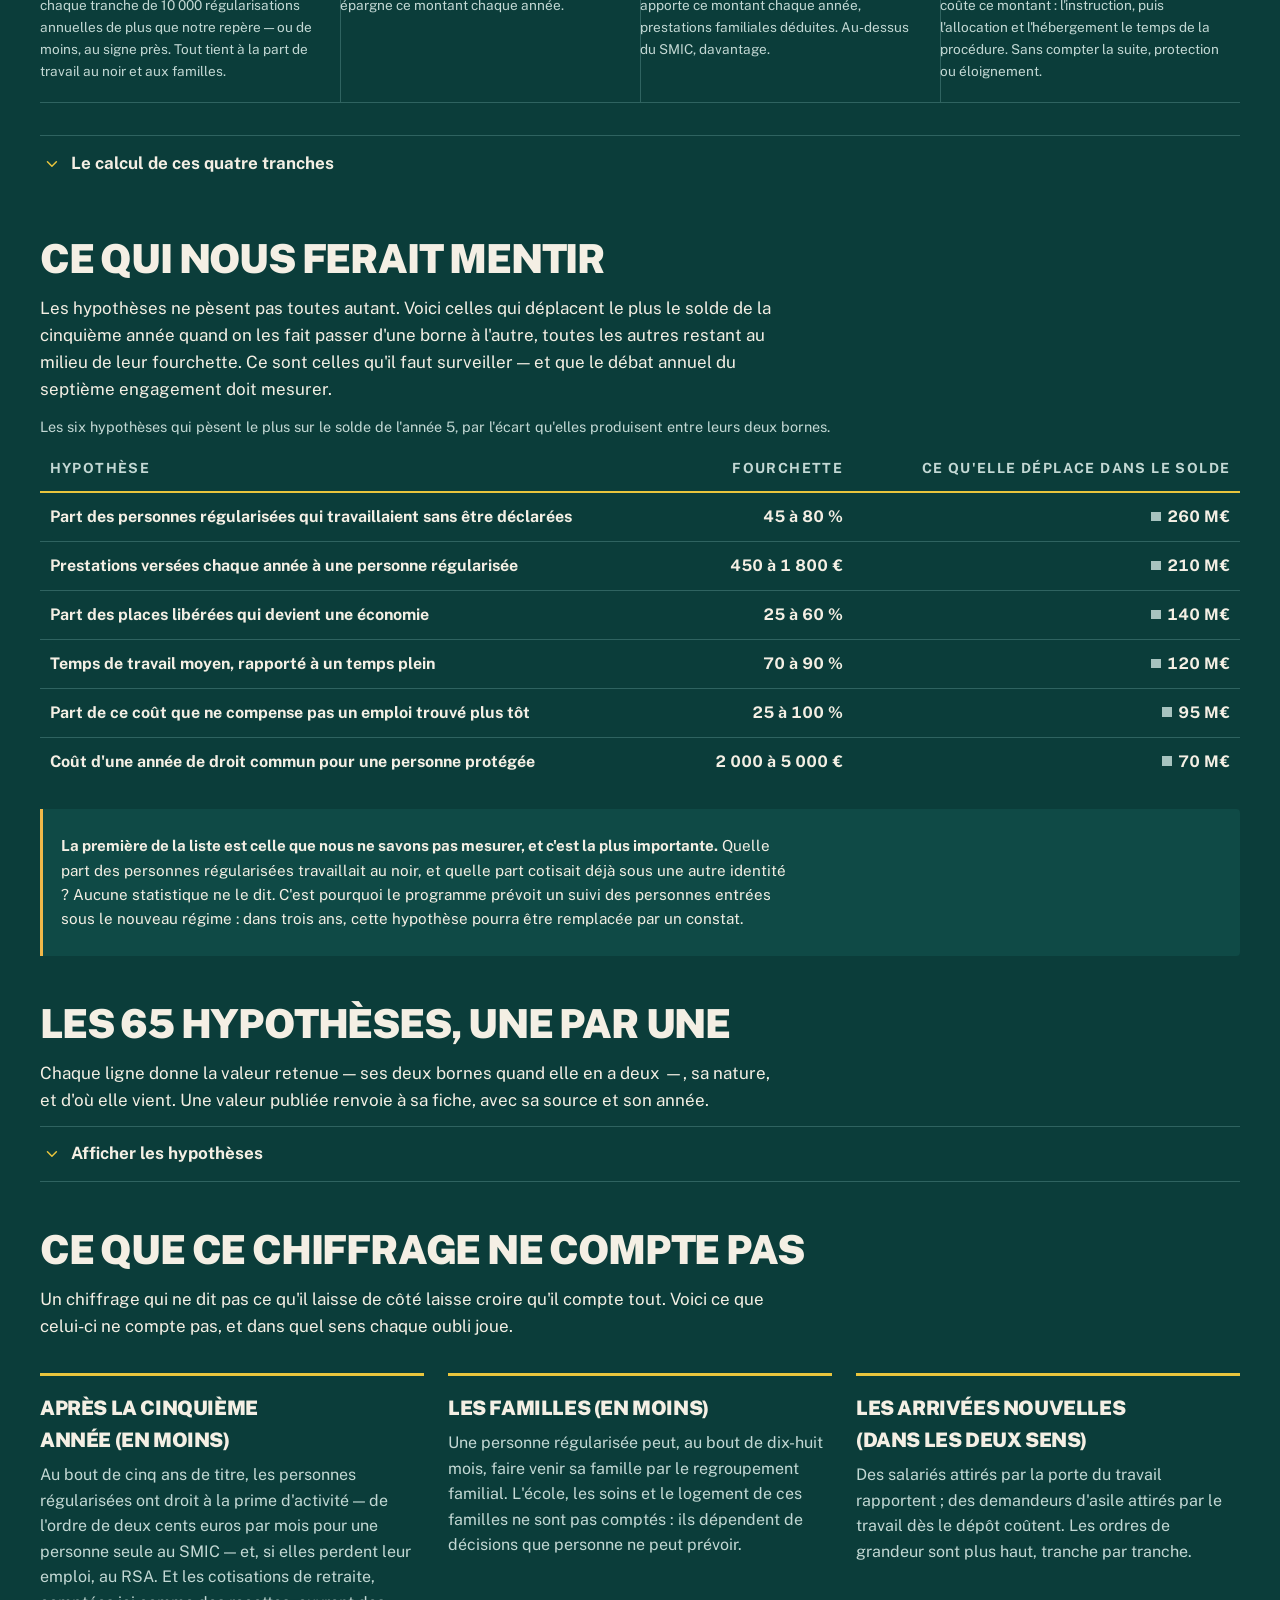
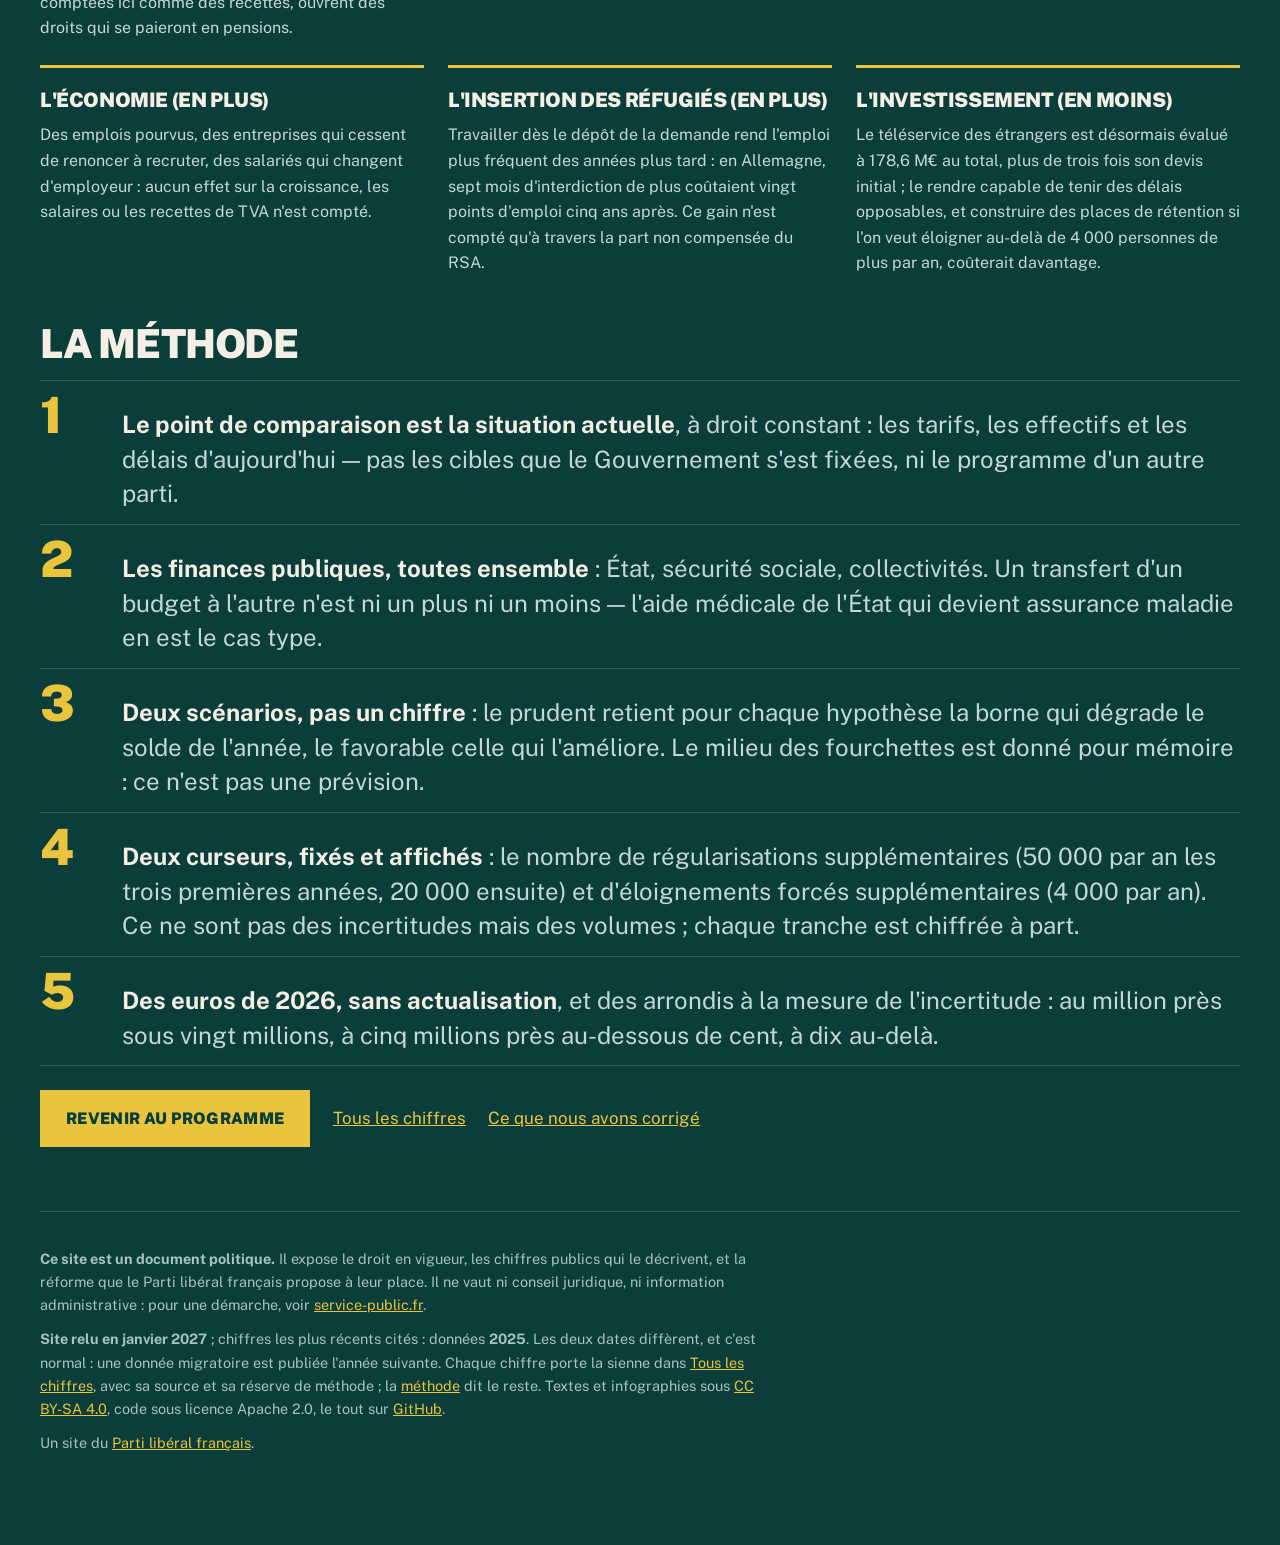
<file: chiffrage.html>
<!doctype html>
<html lang="fr">
<head>
<meta charset="utf-8">
<meta name="viewport" content="width=device-width, initial-scale=1">
<!-- La couleur du bandeau du navigateur, sur téléphone : la page commence là
     où la barre d'adresse finit, sans liseré d'une autre couleur entre les
     deux. -->
<meta name="theme-color" content="#0b3d3a">
<title>Le chiffrage — les plus et les moins du programme</title>
<meta name="description" content="Ce que chaque engagement du programme libéral coûte ou rapporte aux finances publiques, comparé à la situation actuelle : poste par poste, année par année, deux scénarios, et chaque hypothèse écrite.">
<meta property="og:title" content="Le chiffrage — les plus et les moins du programme">
<meta property="og:description" content="Ce que chaque engagement du programme libéral coûte ou rapporte aux finances publiques, comparé à la situation actuelle : poste par poste, année par année, deux scénarios, et chaque hypothèse écrite.">
<meta property="og:type" content="website">
<link rel="icon" href="moteur/icone.svg" type="image/svg+xml">
<link rel="apple-touch-icon" href="moteur/icone.svg">
<link rel="stylesheet" href="moteur/style.css">
</head>
<body>
<a class="evitement" href="#contenu">Aller au contenu</a>
<header class="bandeau"><div class="interieur">
  <p class="nom"><a href="index.html"><svg class="icone" xmlns="http://www.w3.org/2000/svg" viewBox="0 0 24 24" fill="none" stroke="currentColor" stroke-width="2" stroke-linecap="round" stroke-linejoin="round" aria-hidden="true" focusable="false"><path d="M16 7h6v6"/><path d="m22 7-8.5 8.5-5-5L2 17"/></svg><span>Immigration</span></a></p>
  <nav aria-label="Navigation principale"><span class="groupe"><span class="etiquette">Le constat</span><span class="liens"><a href="aujourdhui.html">Aujourd&#x27;hui</a><a href="blocages.html">Ce qui coince</a></span></span><span class="groupe"><span class="etiquette">La proposition</span><span class="liens"><a href="programme.html">Le programme</a><a href="chiffrage.html" aria-current="page">Chiffrage</a><a href="parcours.html">Parcours comparés</a></span></span><span class="groupe"><span class="etiquette">Pour aller plus loin</span><span class="liens"><a href="objections.html">Objections</a><a href="chiffres.html">Tous les chiffres</a><a href="sources.html">Sources</a></span></span></nav>
</div></header>
<main id="contenu" tabindex="-1">
<div class="affiche"><p class="surtitre">La proposition</p><h1>Les plus, <span class="serif">les moins</span></h1><p class="chapeau">Ce que chaque engagement coûte ou rapporte aux finances publiques, comparé à ce que l'État dépense et encaisse aujourd'hui. Deux scénarios plutôt qu'un chiffre, chaque hypothèse écrite, et des totaux que personne n'a tapés : ils sont calculés.</p></div><div class="fiches reperes"><div class="fiche"><div class="etiquette">Solde la première année</div><div class="valeur"><span class="montant incertain">− 380 à + 3 M€</span></div><div class="precision">Du scénario prudent au scénario favorable, par an.</div></div><div class="fiche"><div class="etiquette">Solde la cinquième année</div><div class="valeur"><span class="montant incertain">− 540 à + 820 M€</span></div><div class="precision">Quand le titre de quatre ans a fait un tour complet.</div></div><div class="fiche"><div class="etiquette">Le plus gros moins durable</div><div class="valeur"><span class="montant moins">− 160 à − 110 M€</span></div><div class="precision">La gratuité des renouvellements : une recette perdue chaque année.<a class="renvoi" href="chiffres.html#c-taxes-titres" title="Produit annuel des taxes et droits de timbre sur les titres de séjour — Sénat, rapport général n° 139 (2025-2026), tome II, article 30 — données du ministère de l&#x27;Intérieur, données 2019-2024"><span class="hors-ecran">Source du chiffre, année des données : </span>2019-2024</a></div></div><div class="fiche"><div class="etiquette">Le plus gros plus</div><div class="valeur"><span class="montant plus">+ 280 à + 670 M€</span></div><div class="precision">Les cotisations des personnes régularisées, en année 5.<a class="renvoi" href="chiffres.html#c-prelevements-smic" title="Prélèvements sociaux sur un temps plein au SMIC — coût pour l&#x27;employeur moins salaire net, allègements déduits — Groupe d&#x27;experts sur le SMIC, rapport 2025 ; simulateur de l&#x27;Urssaf, barèmes de juillet 2026, données 2025-2026"><span class="hors-ecran">Source du chiffre, année des données : </span>2025-2026</a></div></div></div><div class="note resume"><p><strong>Ce chiffrage est calculé, pas écrit.</strong> Chaque montant de cette page sort d'un calcul fait à partir de 65 hypothèses, chacune avec sa borne basse, sa borne haute et ce qui la justifie ; les chiffres publiés y sont lus dans le registre du site, et non recopiés. Les totaux ne sont écrits nulle part : ils sont sommés. Et les phrases qui tirent une conclusion du calcul sont vérifiées à la construction du site — si une hypothèse corrigée venait à les démentir, la page ne se construirait plus.</p></div><nav class="plan" aria-label="Dans cette page"><p class="etiquette">Dans cette page</p><ol><li><a href="#bref">En bref</a></li><li><a href="#aujourdhui">Aujourd&#x27;hui</a></li><li><a href="#engagements">Engagement par engagement</a></li><li><a href="#annees">Année par année</a></li><li><a href="#sans-euros">Ce qui ne se compte pas en euros</a></li><li><a href="#flux">Si les flux réagissent</a></li><li><a href="#mentir">Ce qui nous ferait mentir</a></li><li><a href="#hypotheses">Les hypothèses</a></li><li><a href="#pas-compte">Ce que ce chiffrage ne compte pas</a></li><li><a href="#methode">La méthode</a></li></ol></nav><h2 id="bref">En bref</h2><section class="cle" id="verdict"><h3>Le programme coûte-t-il, ou rapporte-t-il ?</h3><p class="reponse"><strong>Il coûte d'abord</strong> : la première année, de <span class="montant incertain">− 380 à + 3 M€</span> — au mieux, il s'équilibre. <strong>À terme, tout dépend d'une question</strong> : les personnes que le programme régularise travaillaient-elles au noir, ou déjà sous une autre identité ? Le solde de la cinquième année va de <span class="montant incertain">− 540 à + 820 M€</span>.</p><p><strong>Ce que l'État fait autrement</strong> — délais, titre de quatre ans, asile jugé vite, guichet garanti, renouvellements gratuits, éloignements — pèse <span class="montant moins">− 320 à − 100 M€</span> la première année et <span class="montant incertain">− 490 à + 180 M€</span> la cinquième. Les renouvellements gratuits en sont le plus gros moins durable : avec ceux que le titre de quatre ans supprime, une recette de <span class="montant moins">150 à 190 M€</span> par an que l'État perçoit aujourd'hui, et que le programme lui retire. Juger l'asile vite fait économiser l'hébergement et l'allocation, mais ouvre plus tôt le RSA aux personnes protégées et l'aide médicale aux déboutées ; et l'exécution effective des rejets coûte cher, parce qu'un éloignement forcé passe le plus souvent par la rétention.</p><p><strong>Ce que change le travail déclaré</strong> — des personnes déjà présentes qui cotisent enfin en leur nom — pèse <span class="montant incertain">− 55 à + 640 M€</span> la cinquième année. C'est là que se joue le signe du solde, et nous ne le connaissons pas : si les personnes régularisées travaillaient surtout au noir et vivent seules, elles rapportent beaucoup plus qu'elles ne coûtent ; si elles cotisaient déjà sous une autre identité et ont des enfants en France, leur régularisation coûte un peu plus qu'elle ne rapporte.</p><p><strong>Ce que nous en concluons.</strong> Ce programme n'est pas une source d'économies, et nous cessons de le présenter comme tel. Il coûte ses premières années ; il peut rapporter ensuite, s'il fait vraiment passer du travail au noir au travail déclaré — ce qui est son objet. C'est une réforme qu'on défend pour ce qu'elle change, pas pour ce qu'elle rapporterait au budget.</p></section>
<h2 id="aujourdhui">Aujourd'hui : ce que coûte ce que le programme change</h2>
<p>Le point de comparaison de tout ce chiffrage est la situation actuelle, à
droit constant. Voici ce qu'elle coûte et ce qu'elle rapporte, sur les seuls
postes que le programme modifie. Chaque chiffre renvoie à sa fiche.</p>
<div class="defilant"><table><caption>La situation actuelle, sur les postes que le programme change. Les recettes y figurent avec les dépenses : un chiffrage qui ne compte que l'une des deux colonnes est un argument, pas un chiffrage.</caption><thead><tr><th scope="col" class="texte">Poste</th><th scope="col" class="texte long">Aujourd'hui</th></tr></thead><tbody><tr><th scope="row" class="texte">Taxes sur les titres de séjour</th><td class="texte long">De l'ordre de 200 M€ de recettes par an<a class="renvoi" href="chiffres.html#c-taxes-titres" title="Produit annuel des taxes et droits de timbre sur les titres de séjour — Sénat, rapport général n° 139 (2025-2026), tome II, article 30 — données du ministère de l&#x27;Intérieur, données 2019-2024"><span class="hors-ecran">Source du chiffre, année des données : </span>2019-2024</a>, dont près des trois quarts sur les renouvellements ; 250 € par renouvellement et 350 € par première délivrance depuis le 1er mai 2026<a class="renvoi" href="chiffres.html#c-tarifs-titres" title="Taxe et droit de timbre acquittés sur un titre de séjour, au tarif plein — Loi n° 2026-103 du 19 février 2026 de finances pour 2026, art. 128 ; service-public.fr, données 2026"><span class="hors-ecran">Source du chiffre, année des données : </span>2026</a></td></tr><tr><th scope="row" class="texte">Instruction des titres en préfecture</th><td class="texte long"><span class="nombre">4 173</span><a class="renvoi" href="chiffres.html#c-agents-etrangers" title="Agents des services des étrangers des préfectures — Évaluations préalables des articles du projet de loi de finances pour 2026, article 30, données 2024"><span class="hors-ecran">Source du chiffre, année des données : </span>2024</a> agents en équivalent temps plein, 237 M€ de masse salariale ; 547 € par première délivrance selon l'État<a class="renvoi" href="chiffres.html#c-cout-premier-titre" title="Coût complet de traitement d&#x27;une première délivrance de titre de séjour, évalué par l&#x27;État — Évaluations préalables des articles du projet de loi de finances pour 2026, article 30 ; Sénat, rapport général n° 139 (2025-2026), données 2024"><span class="hors-ecran">Source du chiffre, année des données : </span>2024</a></td></tr><tr><th scope="row" class="texte">Renouvellements</th><td class="texte long"><span class="nombre">955 080</span><a class="renvoi" href="chiffres.html#c-renouvellements" title="Titres de séjour renouvelés en un an — Ministère de l&#x27;Intérieur, DGEF/DSED, « L&#x27;essentiel de l&#x27;immigration » — données 2025, données 2025"><span class="hors-ecran">Source du chiffre, année des données : </span>2025</a> par an, dont <span class="nombre">338 470</span><a class="renvoi" href="chiffres.html#c-renouvellements-travail-etudes" title="Titres de séjour renouvelés pour motif économique ou d&#x27;études — Assemblée nationale, commission des lois, rapport sur la proposition de loi n° 1799 (C. Capdevielle) — données du ministère de l&#x27;Intérieur, données 2024"><span class="hors-ecran">Source du chiffre, année des données : </span>2024</a> pour le travail ou les études</td></tr><tr><th scope="row" class="texte">Régularisations par le travail</th><td class="texte long"><span class="nombre">9 690</span><a class="renvoi" href="chiffres.html#c-aes-travail" title="Régularisations par le travail — Ministère de l&#x27;Intérieur, instruction aux préfets rapportée par l&#x27;AFP le 15 avril 2026, données 2025"><span class="hors-ecran">Source du chiffre, année des données : </span>2025</a> en 2025, sur décision discrétionnaire</td></tr><tr><th scope="row" class="texte">Allocation des demandeurs d'asile</th><td class="texte long"><span class="nombre">222 M€</span><a class="renvoi" href="chiffres.html#c-ada-credits" title="Crédits de l&#x27;allocation pour demandeur d&#x27;asile — Projet annuel de performances 2026, mission « Immigration, asile et intégration », données 2026"><span class="hors-ecran">Source du chiffre, année des données : </span>2026</a> en 2026, 209 € par mois en moyenne</td></tr><tr><th scope="row" class="texte">Hébergement des demandeurs d'asile</th><td class="texte long"><span class="nombre">111 855 places</span><a class="renvoi" href="chiffres.html#c-hebergement-asile" title="Places d&#x27;hébergement pour demandeurs d&#x27;asile et réfugiés, et leur coût journalier — Projet annuel de performances 2026, mission « Immigration, asile et intégration », données 2026"><span class="hors-ecran">Source du chiffre, année des données : </span>2026</a> programmées pour les demandeurs d'asile et les réfugiés ; environ 780 M€ par an pour les seules places des demandeurs</td></tr><tr><th scope="row" class="texte">Durée d'une demande d'asile</th><td class="texte long"><span class="nombre">299 jours</span><a class="renvoi" href="chiffres.html#c-delai-asile" title="Délai global moyen d&#x27;une demande d&#x27;asile, de sa présentation à la décision définitive, recours compris — Projet annuel de performances 2026, mission « Immigration, asile et intégration », indicateur 1.1, données 2024"><span class="hors-ecran">Source du chiffre, année des données : </span>2024</a> en moyenne, recours compris ; environ 700 € par décision de l'OFPRA<a class="renvoi" href="chiffres.html#c-ofpra-activite" title="Coût d&#x27;une décision de l&#x27;OFPRA, et son délai d&#x27;instruction — OFPRA, rapport d&#x27;activité 2025, données 2025"><span class="hors-ecran">Source du chiffre, année des données : </span>2025</a>, 1 330 € par décision de la CNDA<a class="renvoi" href="chiffres.html#c-cnda-activite" title="Coût d&#x27;une décision de la Cour nationale du droit d&#x27;asile, et son délai de jugement — CNDA, rapport d&#x27;activité 2025 ; projet annuel de performances 2026, programme « Conseil d&#x27;État et autres juridictions administratives », données 2025"><span class="hors-ecran">Source du chiffre, année des données : </span>2025</a></td></tr><tr><th scope="row" class="texte">Éloignements forcés</th><td class="texte long">15 569 en 2025<a class="renvoi" href="chiffres.html#c-eloignements" title="Éloignements réalisés en un an — Ministère de l&#x27;Intérieur, DGEF/DSED, « L&#x27;essentiel de l&#x27;immigration » — données 2025, données 2025"><span class="hors-ecran">Source du chiffre, année des données : </span>2025</a> ; <span class="nombre">4 414 €</span><a class="renvoi" href="chiffres.html#c-cout-eloignement" title="Coût direct moyen d&#x27;un éloignement forcé — Cour des comptes, « La politique de lutte contre l&#x27;immigration irrégulière », rapport public thématique, données 2022"><span class="hors-ecran">Source du chiffre, année des données : </span>2022</a> chacun hors rétention, et <span class="nombre">34,5 jours</span><a class="renvoi" href="chiffres.html#c-retention" title="Durée moyenne d&#x27;un placement en rétention, et son issue — Sénat, rapport d&#x27;information n° 4 (2025-2026), données du ministère de l&#x27;Intérieur ; Cour des comptes pour le coût journalier, données 2024"><span class="hors-ecran">Source du chiffre, année des données : </span>2024</a> de rétention en moyenne</td></tr><tr><th scope="row" class="texte">Contentieux des étrangers</th><td class="texte long">154 391 affaires nouvelles devant les tribunaux administratifs en 2025, soit <span class="nombre">46 %</span><a class="renvoi" href="chiffres.html#c-contentieux-ta" title="Contentieux des étrangers devant les tribunaux administratifs : affaires nouvelles, et leur part du total — Conseil d&#x27;État, rapport public 2026 — activité juridictionnelle de 2025, données 2025"><span class="hors-ecran">Source du chiffre, année des données : </span>2025</a> du total</td></tr><tr><th scope="row" class="texte">Aide médicale de l'État</th><td class="texte long"><span class="nombre">≈ 480 000</span><a class="renvoi" href="chiffres.html#c-ame" title="Bénéficiaires et coût de l&#x27;aide médicale de l&#x27;État — Commission des comptes de la sécurité sociale ; Sénat, rapport d&#x27;information sur l&#x27;AME, données 2024-2025"><span class="hors-ecran">Source du chiffre, année des données : </span>2024-2025</a> bénéficiaires, 1,39 Md€ de dépense en 2024</td></tr><tr><th scope="row" class="texte">Mission « Immigration, asile et intégration »</th><td class="texte long"><span class="nombre">2,13 Md€</span><a class="renvoi" href="chiffres.html#c-mission-budget" title="Crédits de la mission « Immigration, asile et intégration » — Loi n° 2026-103 du 19 février 2026 de finances pour 2026, état B, données 2026"><span class="hors-ecran">Source du chiffre, année des données : </span>2026</a> de crédits votés pour 2026</td></tr></tbody></table></div>
<h2 id="engagements">Les plus et les moins, engagement par engagement</h2>
<p>Chaque ligne dit ce qui se passe aujourd'hui, ce que le programme change,
et ce que cela coûte ou rapporte chaque année, du scénario prudent au scénario
favorable. Un montant précédé de « + » est une économie ou une recette ; de
« − », une dépense ou une recette perdue. Sous chaque tableau, le calcul
ligne par ligne, avec les valeurs de ses hypothèses.</p>
<figure class="fourchettes"><div class="defilant"><svg viewBox="0 0 800 344" role="img" aria-labelledby="fourchettes-titre fourchettes-desc"><title id="fourchettes-titre">Ce que chaque engagement coûte ou rapporte la cinquième année, en millions d'euros</title><desc id="fourchettes-desc">Pour chaque engagement, une barre va du scénario prudent au scénario favorable ; à gauche de zéro, un coût, à droite, un gain. Les montants sont écrits à droite de chaque barre, et détaillés dans les tableaux qui suivent.</desc><line class="grille" x1="216.0" x2="216.0" y1="22" y2="340"/><text class="graduation" x="216.0" y="16" text-anchor="middle">− 750</text><line class="grille" x1="272.9" x2="272.9" y1="22" y2="340"/><text class="graduation" x="272.9" y="16" text-anchor="middle">− 500</text><line class="grille" x1="329.7" x2="329.7" y1="22" y2="340"/><text class="graduation" x="329.7" y="16" text-anchor="middle">− 250</text><line class="axe" x1="386.6" x2="386.6" y1="22" y2="340"/><text class="graduation" x="386.6" y="16" text-anchor="middle">0</text><line class="grille" x1="443.4" x2="443.4" y1="22" y2="340"/><text class="graduation" x="443.4" y="16" text-anchor="middle">+ 250</text><line class="grille" x1="500.3" x2="500.3" y1="22" y2="340"/><text class="graduation" x="500.3" y="16" text-anchor="middle">+ 500</text><line class="grille" x1="557.1" x2="557.1" y1="22" y2="340"/><text class="graduation" x="557.1" y="16" text-anchor="middle">+ 750</text><line class="grille" x1="614.0" x2="614.0" y1="22" y2="340"/><text class="graduation" x="614.0" y="16" text-anchor="middle">+ 1 000</text><text class="graduation" x="796" y="16" text-anchor="end">M€ par an</text><text class="etiquette" x="192" y="51.0" text-anchor="end">1. Un titre qui vaut travail</text><rect class="barre-moins" x="373.4" y="42.0" width="13.1" height="10"/><rect class="barre-plus" x="386.6" y="42.0" width="137.8" height="10"/><text class="valeur" x="796" y="51.0" text-anchor="end">− 60 à + 610 M€</text><text class="etiquette" x="192" y="85.0" text-anchor="end">2. Des délais opposables</text><rect class="barre-plus" x="388.6" y="76.0" width="8.9" height="10"/><text class="valeur" x="796" y="85.0" text-anchor="end">+ 9 à + 50 M€</text><text class="etiquette" x="192" y="119.0" text-anchor="end">3. Le titre de quatre ans</text><rect class="barre-moins" x="382.3" y="110.0" width="4.2" height="10"/><rect class="barre-plus" x="386.6" y="110.0" width="2.0" height="10"/><text class="valeur" x="796" y="119.0" text-anchor="end">− 19 à + 3 M€</text><text class="etiquette" x="192" y="153.0" text-anchor="end">4. L&#x27;asile jugé vite</text><rect class="barre-moins" x="328.7" y="144.0" width="57.9" height="10"/><rect class="barre-plus" x="386.6" y="144.0" width="59.3" height="10"/><text class="valeur" x="796" y="153.0" text-anchor="end">− 250 à + 260 M€</text><text class="etiquette" x="192" y="187.0" text-anchor="end">5. Aucune carence nouvelle</text><rect class="barre-nulle" x="385.6" y="178.0" width="2" height="10"/><text class="valeur" x="796" y="187.0" text-anchor="end">≈ 0</text><text class="etiquette" x="192" y="221.0" text-anchor="end">6. Zéro file d&#x27;attente</text><rect class="barre-moins" x="341.4" y="212.0" width="25.5" height="10"/><text class="valeur" x="796" y="221.0" text-anchor="end">− 200 à − 85 M€</text><text class="etiquette" x="192" y="255.0" text-anchor="end">7. Rendre des comptes</text><rect class="barre-moins" x="385.9" y="246.0" width="2.0" height="10"/><text class="valeur" x="796" y="255.0" text-anchor="end">− 3 à − 1 M€</text><text class="etiquette" x="192" y="289.0" text-anchor="end">Ce qu&#x27;on contrôle</text><rect class="barre-moins" x="382.0" y="280.0" width="3.2" height="10"/><text class="valeur" x="796" y="289.0" text-anchor="end">− 20 à − 6 M€</text><text class="etiquette total" x="192" y="323.0" text-anchor="end">Solde du programme</text><rect class="barre-moins" x="262.9" y="312.0" width="123.7" height="14"/><rect class="barre-plus" x="386.6" y="312.0" width="187.2" height="14"/><text class="valeur total" x="796" y="323.0" text-anchor="end">− 540 à + 820 M€</text></svg></div><figcaption><ul class="legende"><li><span class="pastille ecart-moins" aria-hidden="true"></span>Part de la fourchette qui est un coût</li><li><span class="pastille ecart-plus" aria-hidden="true"></span>Part qui est un gain</li></ul></figcaption></figure><h3 id="engagement-1">1. Un titre qui vaut travail</h3><div class="defilant"><table><caption>Engagement 1 — Un titre qui vaut travail. Montants annuels, du scénario prudent au scénario favorable.</caption><thead><tr><th scope="col" class="texte">Poste</th><th scope="col" class="texte long">Aujourd'hui</th><th scope="col" class="texte long">Avec le programme</th><th scope="col" class="nombre">Année 1</th><th scope="col" class="nombre">Année 5</th></tr></thead><tbody><tr><th scope="row" class="texte">Autorisations de travail : l&#x27;instruction disparaît</th><td class="texte long">263 125 demandes en 2022, instruites par sept plateformes</td><td class="texte long">Le titre de séjour vaut autorisation ; le contrat reste vérifié</td><td class="nombre"><span class="montant plus">+ 1 à + 3 M€</span></td><td class="nombre"><span class="montant plus">+ 2 à + 6 M€</span></td></tr><tr><th scope="row" class="texte">Cotisations et contributions des personnes régularisées</th><td class="texte long">Un travail au noir, ou sous une autre identité</td><td class="texte long">Un salarié déclaré, qui cotise en son nom</td><td class="nombre"><span class="montant plus">+ 20 à + 55 M€</span></td><td class="nombre"><span class="montant plus">+ 280 à + 670 M€</span></td></tr><tr><th scope="row" class="texte">Cotisations des six mois antérieurs, payées par l&#x27;employeur</th><td class="texte long">Le silence protège l'employeur</td><td class="texte long">L'employeur qui déclare et paie n'est pas poursuivi</td><td class="nombre"><span class="montant plus">+ 7 à + 40 M€</span></td><td class="nombre"><span class="montant plus">+ 5 à + 30 M€</span></td></tr><tr><th scope="row" class="texte">Taxes acquittées par les personnes régularisées</th><td class="texte long">9 690 régularisations par le travail en 2025</td><td class="texte long">Un droit sur critères, taxé comme aujourd'hui</td><td class="nombre"><span class="montant plus">+ 16 M€</span></td><td class="nombre"><span class="montant plus">+ 13 M€</span></td></tr><tr><th scope="row" class="texte">Instruction des demandes de régularisation</th><td class="texte long">Des dossiers examinés au cas par cas</td><td class="texte long">Plus de dossiers, examinés sur critères</td><td class="nombre"><span class="montant moins">− 30 à − 16 M€</span></td><td class="nombre"><span class="montant moins">− 25 à − 13 M€</span></td></tr><tr><th scope="row" class="texte">Prestations ouvertes par le titre</th><td class="texte long">Aucune, hors aide médicale de l'État</td><td class="texte long">Aides au logement et prestations familiales ; ni RSA ni prime d'activité avant cinq ans</td><td class="nombre"><span class="montant moins">− 65 à − 25 M€</span></td><td class="nombre"><span class="montant moins">− 310 à − 85 M€</span></td></tr><tr><th scope="row" class="texte">Aide médicale de l&#x27;État remplacée par l&#x27;assurance maladie</th><td class="texte long">Soins pris en charge par l'AME, sur le budget de l'État</td><td class="texte long">Soins pris en charge par l'assurance maladie, que la personne finance par ses cotisations</td><td class="nombre"><span class="montant nul">≈ 0</span></td><td class="nombre"><span class="montant nul">≈ 0</span></td></tr><tr><th scope="row" class="texte">Cours de français et formation civique des nouveaux titulaires</th><td class="texte long">Des cours prescrits à l'arrivée, peu suivis d'effet</td><td class="texte long">Un accès effectif aux cours, dès la régularisation</td><td class="nombre"><span class="montant moins">− 25 à − 15 M€</span></td><td class="nombre"><span class="montant moins">− 18 à − 12 M€</span></td></tr></tbody><tfoot><tr><th scope="row" class="texte">Solde</th><td class="texte long"></td><td class="texte long"></td><td class="nombre"><span class="montant incertain">− 70 à + 55 M€</span></td><td class="nombre"><span class="montant incertain">− 60 à + 610 M€</span></td></tr></tfoot></table></div><details class="section"><summary><svg class="icone" xmlns="http://www.w3.org/2000/svg" viewBox="0 0 24 24" fill="none" stroke="currentColor" stroke-width="2" stroke-linecap="round" stroke-linejoin="round" aria-hidden="true" focusable="false"><path d="m6 9 6 6 6-6"/></svg>Le calcul, ligne par ligne</summary><div class="dedans"><dl class="gloses"><dt>Autorisations de travail : l&#x27;instruction disparaît</dt><dd><strong>90 à 130</strong> agents × <strong>40 à 80 %</strong> du travail supprimé × <strong>56 800 à 61 400 €</strong>. <span class="discret">Rythme : durable, dès le vote de la loi.</span></dd><dt>Cotisations et contributions des personnes régularisées</dt><dd>personnes régularisées plus tôt — <strong>50 000</strong> de plus par an les trois premières années, <strong>20 000</strong> ensuite, cumulées — × <strong>45 à 80 %</strong> au noir × <strong>5 640 à 5 980 €</strong> × <strong>70 à 90 %</strong>. <span class="discret">Rythme : croissant à mesure que les cohortes s&#x27;ajoutent.</span></dd><dt>Cotisations des six mois antérieurs, payées par l&#x27;employeur</dt><dd>régularisations de l'année × <strong>45 à 80 %</strong> au noir × <strong>6 mois</strong> de prélèvements, à <strong>5 640 à 5 980 €</strong> par an × <strong>70 à 90 %</strong> × <strong>30 à 70 %</strong>. <span class="discret">Rythme : une fois par régularisation.</span></dd><dt>Taxes acquittées par les personnes régularisées</dt><dd>régularisations de l'année × <strong>650 €</strong>. <span class="discret">Rythme : une fois par régularisation.</span></dd><dt>Instruction des demandes de régularisation</dt><dd>régularisations de l'année ÷ (1 − <strong>15 à 35 %</strong>) × <strong>547 à 800 €</strong>. <span class="discret">Rythme : une fois par demande.</span></dd><dt>Prestations ouvertes par le titre</dt><dd>personnes régularisées plus tôt × <strong>450 à 1 800 €</strong>, plus <strong>800 à 1 600 €</strong> d'aide au logement la première année. <span class="discret">Rythme : croissant à mesure que les cohortes s&#x27;ajoutent.</span></dd><dt>Aide médicale de l&#x27;État remplacée par l&#x27;assurance maladie</dt><dd>0 : un transfert entre budgets, pas une économie. <span class="discret">Rythme : sans effet sur le solde.</span></dd><dt>Cours de français et formation civique des nouveaux titulaires</dt><dd>régularisations de l'année × <strong>600 à 900 €</strong>. <span class="discret">Rythme : une fois par régularisation.</span></dd></dl></div></details><h3 id="engagement-2">2. Des délais opposables</h3><div class="defilant"><table><caption>Engagement 2 — Des délais opposables. Montants annuels, du scénario prudent au scénario favorable.</caption><thead><tr><th scope="col" class="texte">Poste</th><th scope="col" class="texte long">Aujourd'hui</th><th scope="col" class="texte long">Avec le programme</th><th scope="col" class="nombre">Année 1</th><th scope="col" class="nombre">Année 5</th></tr></thead><tbody><tr><th scope="row" class="texte">Renfort des préfectures pour tenir huit semaines</th><td class="texte long">Délais d'instruction en hausse de 25 à 27 % en 2024</td><td class="texte long">Huit semaines, quatre pour un renouvellement, opposables</td><td class="nombre"><span class="montant moins">− 30 à − 14 M€</span></td><td class="nombre"><span class="montant nul">≈ 0</span></td></tr><tr><th scope="row" class="texte">Indemnités pour délai dépassé</th><td class="texte long">Aucune : le silence vaut refus, et la lenteur ne coûte rien à l'administration</td><td class="texte long">Un forfait par dossier traité hors délai</td><td class="nombre"><span class="montant moins">− 55 à − 11 M€</span></td><td class="nombre"><span class="montant moins">− 8 à − 1 M€</span></td></tr><tr><th scope="row" class="texte">Contentieux de procédure évité</th><td class="texte long">Référés pour obtenir un rendez-vous, recours contre des refus nés du silence, ruptures de droits</td><td class="texte long">Un délai tenu, un rendez-vous garanti : ces recours n'ont plus d'objet</td><td class="nombre"><span class="montant plus">+ 5 à + 15 M€</span></td><td class="nombre"><span class="montant plus">+ 17 à + 50 M€</span></td></tr></tbody><tfoot><tr><th scope="row" class="texte">Solde</th><td class="texte long"></td><td class="texte long"></td><td class="nombre"><span class="montant moins">− 80 à − 10 M€</span></td><td class="nombre"><span class="montant plus">+ 9 à + 50 M€</span></td></tr></tfoot></table></div><details class="section"><summary><svg class="icone" xmlns="http://www.w3.org/2000/svg" viewBox="0 0 24 24" fill="none" stroke="currentColor" stroke-width="2" stroke-linecap="round" stroke-linejoin="round" aria-hidden="true" focusable="false"><path d="m6 9 6 6 6-6"/></svg>Le calcul, ligne par ligne</summary><div class="dedans"><dl class="gloses"><dt>Renfort des préfectures pour tenir huit semaines</dt><dd><strong>250 à 500</strong> agents × <strong>56 800 à 61 400 €</strong>, pendant deux ans et demi. <span class="discret">Rythme : les deux premières années, la moitié la troisième.</span></dd><dt>Indemnités pour délai dépassé</dt><dd>(<strong>955 080</strong> renouvellements + <strong>384 230</strong> premiers titres) × part hors délai — <strong>8 à 20 %</strong> la première année, <strong>1 à 3 %</strong> ensuite — × <strong>100 à 200 €</strong>. <span class="discret">Rythme : élevée la première année, puis décroissante par construction.</span></dd><dt>Contentieux de procédure évité</dt><dd><strong>154 391</strong> affaires × <strong>10 à 20 %</strong> de procédure × <strong>1 100 à 1 600 €</strong>. <span class="discret">Rythme : croissant les deux premières années.</span></dd></dl></div></details><h3 id="engagement-3">3. Le titre de quatre ans</h3><div class="defilant"><table><caption>Engagement 3 — Le titre de quatre ans. Montants annuels, du scénario prudent au scénario favorable.</caption><thead><tr><th scope="col" class="texte">Poste</th><th scope="col" class="texte long">Aujourd'hui</th><th scope="col" class="texte long">Avec le programme</th><th scope="col" class="nombre">Année 1</th><th scope="col" class="nombre">Année 5</th></tr></thead><tbody><tr><th scope="row" class="texte">Renouvellements évités : l&#x27;instruction</th><td class="texte long">Titres de travail et d'études, souvent annuels</td><td class="texte long">Quatre ans dès le premier titre</td><td class="nombre"><span class="montant nul">≈ 0</span></td><td class="nombre"><span class="montant plus">+ 14 à + 40 M€</span></td></tr><tr><th scope="row" class="texte">Renouvellements évités : la taxe qu&#x27;ils rapportaient</th><td class="texte long">Chaque renouvellement paie sa taxe</td><td class="texte long">La moitié à trois quarts de ces renouvellements disparaissent, et leur taxe avec eux</td><td class="nombre"><span class="montant nul">≈ 0</span></td><td class="nombre"><span class="montant moins">− 40 à − 30 M€</span></td></tr><tr><th scope="row" class="texte">Titre maintenu douze mois après une perte d&#x27;emploi</th><td class="texte long">Déjà le cas pour la carte « salarié » : prolongée d'un an, puis de la durée des droits au chômage (art. L. 421-1 du CESEDA)</td><td class="texte long">Étendu aux contrats courts, qui n'ont pas cette protection</td><td class="nombre"><span class="montant nul">≈ 0</span></td><td class="nombre"><span class="montant nul">≈ 0</span></td></tr></tbody><tfoot><tr><th scope="row" class="texte">Solde</th><td class="texte long"></td><td class="texte long"></td><td class="nombre"><span class="montant nul">≈ 0</span></td><td class="nombre"><span class="montant incertain">− 19 à + 3 M€</span></td></tr></tfoot></table></div><details class="section"><summary><svg class="icone" xmlns="http://www.w3.org/2000/svg" viewBox="0 0 24 24" fill="none" stroke="currentColor" stroke-width="2" stroke-linecap="round" stroke-linejoin="round" aria-hidden="true" focusable="false"><path d="m6 9 6 6 6-6"/></svg>Le calcul, ligne par ligne</summary><div class="dedans"><dl class="gloses"><dt>Renouvellements évités : l&#x27;instruction</dt><dd><strong>338 470</strong> renouvellements × <strong>50 à 75 %</strong> évités × <strong>80 à 160 €</strong>. <span class="discret">Rythme : à partir de la deuxième année.</span></dd><dt>Renouvellements évités : la taxe qu&#x27;ils rapportaient</dt><dd>renouvellements évités × <strong>150 à 190 €</strong>. <span class="discret">Rythme : à partir de la deuxième année.</span></dd><dt>Titre maintenu douze mois après une perte d&#x27;emploi</dt><dd>≈ 0 : le droit actuel fait déjà l'essentiel. <span class="discret">Rythme : sans effet mesurable.</span></dd></dl></div></details><h3 id="engagement-4">4. L&#x27;asile jugé vite</h3><div class="defilant"><table><caption>Engagement 4 — L&#x27;asile jugé vite. Montants annuels, du scénario prudent au scénario favorable.</caption><thead><tr><th scope="col" class="texte">Poste</th><th scope="col" class="texte long">Aujourd'hui</th><th scope="col" class="texte long">Avec le programme</th><th scope="col" class="nombre">Année 1</th><th scope="col" class="nombre">Année 5</th></tr></thead><tbody><tr><th scope="row" class="texte">Renfort de l&#x27;OFPRA et de la CNDA</th><td class="texte long">OFPRA en 5,4 mois, CNDA en 5,5 mois ; le stock de la Cour grossit</td><td class="texte long">Six mois au plus, recours compris</td><td class="nombre"><span class="montant moins">− 30 à − 14 M€</span></td><td class="nombre"><span class="montant moins">− 13 à − 7 M€</span></td></tr><tr><th scope="row" class="texte">Allocation des demandeurs d&#x27;asile : une attente plus courte</th><td class="texte long">Versée pendant près de dix mois en moyenne</td><td class="texte long">Versée quatre à cinq mois</td><td class="nombre"><span class="montant plus">+ 8 à + 10 M€</span></td><td class="nombre"><span class="montant plus">+ 75 à + 100 M€</span></td></tr><tr><th scope="row" class="texte">Hébergement des demandeurs d&#x27;asile : des séjours plus courts</th><td class="texte long">Un dispositif saturé, qui ne loge pas tous les demandeurs</td><td class="texte long">Des places libérées, dont une partie se ferme</td><td class="nombre"><span class="montant plus">+ 11 à + 25 M€</span></td><td class="nombre"><span class="montant plus">+ 110 à + 260 M€</span></td></tr><tr><th scope="row" class="texte">Personnes protégées plus tôt : le droit commun plus tôt</th><td class="texte long">Protégées au bout de dix mois en moyenne</td><td class="texte long">Protégées quatre à six mois plus tôt, en moyenne : RSA et aides au logement aussi</td><td class="nombre"><span class="montant moins">− 20 à − 2 M€</span></td><td class="nombre"><span class="montant moins">− 210 à − 20 M€</span></td></tr><tr><th scope="row" class="texte">Personnes déboutées plus tôt : l&#x27;aide médicale plus tôt</th><td class="texte long">Hébergées et allocataires jusqu'à la décision définitive</td><td class="texte long">Déboutées plus tôt ; celles qui restent relèvent de l'AME</td><td class="nombre"><span class="montant moins">− 7 à − 3 M€</span></td><td class="nombre"><span class="montant moins">− 70 à − 35 M€</span></td></tr><tr><th scope="row" class="texte">Exécution effective des rejets : plus d&#x27;éloignements</th><td class="texte long">15 569 éloignements forcés en 2025</td><td class="texte long"><strong>4 000</strong> de plus chaque année</td><td class="nombre"><span class="montant moins">− 75 à − 40 M€</span></td><td class="nombre"><span class="montant moins">− 150 à − 85 M€</span></td></tr><tr><th scope="row" class="texte">Cotisations des demandeurs d&#x27;asile qui travaillent</th><td class="texte long">Travail interdit six mois, puis soumis à autorisation</td><td class="texte long">Travail autorisé dès le dépôt de la demande</td><td class="nombre"><span class="montant plus">+ 4 à + 30 M€</span></td><td class="nombre"><span class="montant plus">+ 3 à + 25 M€</span></td></tr><tr><th scope="row" class="texte">Allocation retirée aux demandeurs qui gagnent leur vie</th><td class="texte long">Une allocation payée à qui n'a pas le droit de travailler</td><td class="texte long">Le revenu d'activité vient en déduction de l'allocation</td><td class="nombre"><span class="montant plus">+ 3 à + 20 M€</span></td><td class="nombre"><span class="montant plus">+ 2 à + 16 M€</span></td></tr></tbody><tfoot><tr><th scope="row" class="texte">Solde</th><td class="texte long"></td><td class="texte long"></td><td class="nombre"><span class="montant incertain">− 110 à + 25 M€</span></td><td class="nombre"><span class="montant incertain">− 250 à + 260 M€</span></td></tr></tfoot></table></div><details class="section"><summary><svg class="icone" xmlns="http://www.w3.org/2000/svg" viewBox="0 0 24 24" fill="none" stroke="currentColor" stroke-width="2" stroke-linecap="round" stroke-linejoin="round" aria-hidden="true" focusable="false"><path d="m6 9 6 6 6-6"/></svg>Le calcul, ligne par ligne</summary><div class="dedans"><dl class="gloses"><dt>Renfort de l&#x27;OFPRA et de la CNDA</dt><dd>(<strong>15 000 à 30 000</strong> décisions × <strong>700 €</strong> + <strong>8 000 à 15 000</strong> décisions × <strong>1 330 à 1 600 €</strong>) le temps de résorber les stocks, puis <strong>5 000 à 8 000</strong> décisions de la CNDA × <strong>1 330 à 1 600 €</strong> chaque année. <span class="discret">Rythme : fort les deux premières années, puis durable pour la CNDA.</span></dd><dt>Allocation des demandeurs d&#x27;asile : une attente plus courte</dt><dd><strong>222,2 M€</strong> × <strong>60 à 80 %</strong> × part de l'attente supprimée (<strong>9,5 à 10,5 mois</strong> → <strong>4 à 5 mois</strong>). <span class="discret">Rythme : croissant jusqu&#x27;à la troisième année.</span></dd><dt>Hébergement des demandeurs d&#x27;asile : des séjours plus courts</dt><dd><strong>780 M€</strong> × part de l'attente supprimée × <strong>25 à 60 %</strong>. <span class="discret">Rythme : croissant jusqu&#x27;à la troisième année.</span></dd><dt>Personnes protégées plus tôt : le droit commun plus tôt</dt><dd><strong>151 665</strong> demandes × <strong>52 %</strong> protégées × mois gagnés × <strong>2 000 à 5 000 €</strong> par an × <strong>25 à 100 %</strong>. <span class="discret">Rythme : croissant jusqu&#x27;à la troisième année.</span></dd><dt>Personnes déboutées plus tôt : l&#x27;aide médicale plus tôt</dt><dd><strong>151 665</strong> demandes × part déboutée × mois gagnés × <strong>30 à 60 %</strong> × <strong>2 890 €</strong> par an. <span class="discret">Rythme : croissant jusqu&#x27;à la troisième année.</span></dd><dt>Exécution effective des rejets : plus d&#x27;éloignements</dt><dd><strong>4 000</strong> × (<strong>4 414 €</strong> + <strong>0,8 à 1,6</strong> placement × <strong>20 800 €</strong>). <span class="discret">Rythme : durable, dès le vote de la loi.</span></dd><dt>Cotisations des demandeurs d&#x27;asile qui travaillent</dt><dd><strong>151 665</strong> demandes × <strong>75 à 85 %</strong> d'adultes × durée d'attente × <strong>4 à 15 %</strong> au travail × <strong>2 000 à 4 000 €</strong>. <span class="discret">Rythme : durable, et d&#x27;autant plus faible que la procédure raccourcit.</span></dd><dt>Allocation retirée aux demandeurs qui gagnent leur vie</dt><dd>demandeurs au travail × <strong>209 €</strong> × 12 × <strong>60 à 100 %</strong>. <span class="discret">Rythme : durable, et d&#x27;autant plus faible que la procédure raccourcit.</span></dd></dl></div></details><h3 id="engagement-5">5. Aucune carence nouvelle</h3><div class="defilant"><table><caption>Engagement 5 — Aucune carence nouvelle. Montants annuels, du scénario prudent au scénario favorable.</caption><thead><tr><th scope="col" class="texte">Poste</th><th scope="col" class="texte long">Aujourd'hui</th><th scope="col" class="texte long">Avec le programme</th><th scope="col" class="nombre">Année 1</th><th scope="col" class="nombre">Année 5</th></tr></thead><tbody><tr><th scope="row" class="texte">Aucune carence nouvelle</th><td class="texte long">RSA après cinq ans de séjour, ASPA après dix</td><td class="texte long">Inchangé : aucune condition ajoutée, aucune retirée</td><td class="nombre"><span class="montant nul">≈ 0</span></td><td class="nombre"><span class="montant nul">≈ 0</span></td></tr></tbody><tfoot><tr><th scope="row" class="texte">Solde</th><td class="texte long"></td><td class="texte long"></td><td class="nombre"><span class="montant nul">≈ 0</span></td><td class="nombre"><span class="montant nul">≈ 0</span></td></tr></tfoot></table></div><details class="section"><summary><svg class="icone" xmlns="http://www.w3.org/2000/svg" viewBox="0 0 24 24" fill="none" stroke="currentColor" stroke-width="2" stroke-linecap="round" stroke-linejoin="round" aria-hidden="true" focusable="false"><path d="m6 9 6 6 6-6"/></svg>Le calcul, ligne par ligne</summary><div class="dedans"><dl class="gloses"><dt>Aucune carence nouvelle</dt><dd>0 : c'est le point. <span class="discret">Rythme : sans effet.</span></dd></dl></div></details><h3 id="engagement-6">6. Zéro file d&#x27;attente</h3><div class="defilant"><table><caption>Engagement 6 — Zéro file d&#x27;attente. Montants annuels, du scénario prudent au scénario favorable.</caption><thead><tr><th scope="col" class="texte">Poste</th><th scope="col" class="texte long">Aujourd'hui</th><th scope="col" class="texte long">Avec le programme</th><th scope="col" class="nombre">Année 1</th><th scope="col" class="nombre">Année 5</th></tr></thead><tbody><tr><th scope="row" class="texte">Renouvellements gratuits</th><td class="texte long">250 € par renouvellement depuis le 1er mai 2026 (100 € pour un étudiant)</td><td class="texte long">0 €</td><td class="nombre"><span class="montant moins">− 95 à − 75 M€</span></td><td class="nombre"><span class="montant moins">− 160 à − 110 M€</span></td></tr><tr><th scope="row" class="texte">Taxe de première délivrance alignée sur le coût du traitement</th><td class="texte long">350 € au tarif plein ; un coût évalué à 547 € par l'État</td><td class="texte long">La taxe suit le coût — qui baisse avec la réforme</td><td class="nombre"><span class="montant incertain">− 9 à + 17 M€</span></td><td class="nombre"><span class="montant incertain">− 17 à + 35 M€</span></td></tr><tr><th scope="row" class="texte">Rendez-vous sous quinze jours et guichet physique garanti</th><td class="texte long">Aucun délai garanti ; une solution de substitution peu appliquée</td><td class="texte long">Un droit, avec un guichet pour qui ne peut pas passer par internet</td><td class="nombre"><span class="montant moins">− 12 à − 4 M€</span></td><td class="nombre"><span class="montant moins">− 25 à − 9 M€</span></td></tr></tbody><tfoot><tr><th scope="row" class="texte">Solde</th><td class="texte long"></td><td class="texte long"></td><td class="nombre"><span class="montant moins">− 120 à − 65 M€</span></td><td class="nombre"><span class="montant moins">− 200 à − 85 M€</span></td></tr></tfoot></table></div><details class="section"><summary><svg class="icone" xmlns="http://www.w3.org/2000/svg" viewBox="0 0 24 24" fill="none" stroke="currentColor" stroke-width="2" stroke-linecap="round" stroke-linejoin="round" aria-hidden="true" focusable="false"><path d="m6 9 6 6 6-6"/></svg>Le calcul, ligne par ligne</summary><div class="dedans"><dl class="gloses"><dt>Renouvellements gratuits</dt><dd>(<strong>955 080</strong> renouvellements − renouvellements évités) × <strong>160 à 200 €</strong>. <span class="discret">Rythme : durable, dès la loi de finances.</span></dd><dt>Taxe de première délivrance alignée sur le coût du traitement</dt><dd><strong>130 000 à 170 000</strong> titres × <strong>− 100 à + 200 €</strong>. <span class="discret">Rythme : durable, dès la loi de finances.</span></dd><dt>Rendez-vous sous quinze jours et guichet physique garanti</dt><dd><strong>150 à 400</strong> agents × <strong>56 800 à 61 400 €</strong>. <span class="discret">Rythme : durable.</span></dd></dl></div></details><h3 id="engagement-7">7. Rendre des comptes</h3><div class="defilant"><table><caption>Engagement 7 — Rendre des comptes. Montants annuels, du scénario prudent au scénario favorable.</caption><thead><tr><th scope="col" class="texte">Poste</th><th scope="col" class="texte long">Aujourd'hui</th><th scope="col" class="texte long">Avec le programme</th><th scope="col" class="nombre">Année 1</th><th scope="col" class="nombre">Année 5</th></tr></thead><tbody><tr><th scope="row" class="texte">Rapport annuel, indicateurs publiés, suivi de cohortes</th><td class="texte long">Aucun débat annuel, aucun seuil d'alerte</td><td class="texte long">Un débat obligatoire sur des indicateurs publiés à l'avance</td><td class="nombre"><span class="montant moins">− 2 à − 0,5 M€</span></td><td class="nombre"><span class="montant moins">− 3 à − 1 M€</span></td></tr></tbody><tfoot><tr><th scope="row" class="texte">Solde</th><td class="texte long"></td><td class="texte long"></td><td class="nombre"><span class="montant moins">− 2 à − 0,5 M€</span></td><td class="nombre"><span class="montant moins">− 3 à − 1 M€</span></td></tr></tfoot></table></div><details class="section"><summary><svg class="icone" xmlns="http://www.w3.org/2000/svg" viewBox="0 0 24 24" fill="none" stroke="currentColor" stroke-width="2" stroke-linecap="round" stroke-linejoin="round" aria-hidden="true" focusable="false"><path d="m6 9 6 6 6-6"/></svg>Le calcul, ligne par ligne</summary><div class="dedans"><dl class="gloses"><dt>Rapport annuel, indicateurs publiés, suivi de cohortes</dt><dd><strong>1 à 3 M€</strong> par an. <span class="discret">Rythme : durable.</span></dd></dl></div></details><h3 id="engagement-controle">Ce qu&#x27;on contrôle</h3><div class="defilant"><table><caption>Ce qu&#x27;on contrôle. Montants annuels, du scénario prudent au scénario favorable.</caption><thead><tr><th scope="col" class="texte">Poste</th><th scope="col" class="texte long">Aujourd'hui</th><th scope="col" class="texte long">Avec le programme</th><th scope="col" class="nombre">Année 1</th><th scope="col" class="nombre">Année 5</th></tr></thead><tbody><tr><th scope="row" class="texte">Contrôles du travail dissimulé renforcés</th><td class="texte long">Un employeur qui embauche au noir s'expose peu</td><td class="texte long"><strong>100 à 250</strong> agents de contrôle de plus</td><td class="nombre"><span class="montant moins">− 10 à − 3 M€</span></td><td class="nombre"><span class="montant moins">− 20 à − 6 M€</span></td></tr></tbody><tfoot><tr><th scope="row" class="texte">Solde</th><td class="texte long"></td><td class="texte long"></td><td class="nombre"><span class="montant moins">− 10 à − 3 M€</span></td><td class="nombre"><span class="montant moins">− 20 à − 6 M€</span></td></tr></tfoot></table></div><details class="section"><summary><svg class="icone" xmlns="http://www.w3.org/2000/svg" viewBox="0 0 24 24" fill="none" stroke="currentColor" stroke-width="2" stroke-linecap="round" stroke-linejoin="round" aria-hidden="true" focusable="false"><path d="m6 9 6 6 6-6"/></svg>Le calcul, ligne par ligne</summary><div class="dedans"><dl class="gloses"><dt>Contrôles du travail dissimulé renforcés</dt><dd><strong>100 à 250</strong> agents × <strong>60 000 à 80 000 €</strong>. <span class="discret">Rythme : durable.</span></dd></dl></div></details><div class="note vigilance"><p><strong>Pourquoi les bornes d'un solde ne sont pas la somme des bornes de ses lignes.</strong> Chaque solde est calculé dans deux scénarios cohérents : le prudent retient, pour chaque hypothèse, la borne qui dégrade le solde total de l'année ; le favorable, celle qui l'améliore. Une même hypothèse — la durée d'une demande d'asile, par exemple — joue en plus sur une ligne et en moins sur une autre : additionner les pires bornes de chaque ligne décrirait un monde impossible.</p></div>
<h2 id="annees">Année par année</h2>
<p>La loi est votée la première année et s'applique, en moyenne, à sa moitié ;
le titre de quatre ans ne supprime ses premiers renouvellements que la
deuxième année ; l'asile atteint six mois au bout de deux ans. D'où un
programme qui coûte avant de rapporter — s'il rapporte.</p>
<div class="defilant"><table><caption>Le solde du programme année par année, en millions d'euros par an, du scénario prudent au scénario favorable. Les plus et les moins de chaque colonne sont ceux des deux scénarios du solde : ils s'additionnent.</caption><thead><tr><th scope="col" class="texte"></th><th scope="col" class="nombre">Année 1</th><th scope="col" class="nombre">Année 2</th><th scope="col" class="nombre">Année 3</th><th scope="col" class="nombre">Année 5</th></tr></thead><tbody><tr><th scope="row" class="texte">Les plus : économies et recettes</th><td class="nombre"><span class="montant plus">+ 75 à + 230 M€</span></td><td class="nombre"><span class="montant plus">+ 260 à + 680 M€</span></td><td class="nombre"><span class="montant plus">+ 450 M€ à + 1,1 Md€</span></td><td class="nombre"><span class="montant plus">+ 520 M€ à + 1,2 Md€</span></td></tr><tr><th scope="row" class="texte">Les moins : dépenses et recettes perdues</th><td class="nombre"><span class="montant moins">− 460 à − 230 M€</span></td><td class="nombre"><span class="montant moins">− 940 à − 450 M€</span></td><td class="nombre"><span class="montant moins">− 1,1 Md€ à − 480 M€</span></td><td class="nombre"><span class="montant moins">− 1,1 Md€ à − 420 M€</span></td></tr></tbody><tfoot><tr><th scope="row" class="texte">Solde</th><td class="nombre"><span class="montant incertain">− 380 à + 3 M€</span></td><td class="nombre"><span class="montant incertain">− 680 à + 220 M€</span></td><td class="nombre"><span class="montant incertain">− 680 à + 590 M€</span></td><td class="nombre"><span class="montant incertain">− 540 à + 820 M€</span></td></tr><tr><th scope="row" class="texte"><span class="dont">dont ce que l'État fait autrement</span></th><td class="nombre"><span class="montant moins">− 320 à − 100 M€</span></td><td class="nombre"><span class="montant moins">− 550 à − 50 M€</span></td><td class="nombre"><span class="montant incertain">− 540 à + 160 M€</span></td><td class="nombre"><span class="montant incertain">− 490 à + 180 M€</span></td></tr><tr><th scope="row" class="texte"><span class="dont">dont le travail déclaré</span></th><td class="nombre"><span class="montant incertain">− 65 à + 100 M€</span></td><td class="nombre"><span class="montant incertain">− 130 à + 270 M€</span></td><td class="nombre"><span class="montant incertain">− 140 à + 430 M€</span></td><td class="nombre"><span class="montant incertain">− 55 à + 640 M€</span></td></tr><tr><th scope="row" class="texte"><span class="dont">pour mémoire : toutes les hypothèses au milieu de leur fourchette</span></th><td class="nombre"><span class="montant moins">− 200 M€</span></td><td class="nombre"><span class="montant moins">− 240 M€</span></td><td class="nombre"><span class="montant moins">− 50 M€</span></td><td class="nombre"><span class="montant plus">+ 130 M€</span></td></tr></tfoot></table></div><section class="cle" id="horizon"><h3>Pourquoi s&#x27;arrêter à la cinquième année ?</h3><p class="reponse">Parce que c'est là que le programme atteint son régime : le titre de quatre ans a fait un tour complet, et le nombre de personnes régularisées <em>plus tôt</em> qu'elles ne l'auraient été cesse à peu près de croître.</p><p>Sous le droit actuel, une partie de ces personnes aurait fini par être régularisée, au bout de trois à cinq ans de présence : le programme avance leur régularisation plus qu'il ne la crée. Prolonger la droite au-delà de cinq ans reviendrait à compter comme un gain du programme des cotisations que le droit actuel aurait fini par percevoir.</p><p>Deux effets commencent justement après la cinquième année, et ce chiffrage ne les compte pas : les premières personnes régularisées accèdent alors au RSA et à la prime d'activité, et les cotisations de retraite versées depuis le premier jour commenceront, bien plus tard, à se payer en pensions. Nous les écrivons plus bas, dans ce que ce chiffrage ne compte pas.</p></section>
<h2 id="sans-euros">Les plus et les moins qui ne se comptent pas en euros</h2>
<p>Un programme ne se juge pas à son seul solde budgétaire, et celui-ci moins
que tout autre : son objet est de rendre l'administration tenable et le
travail déclaré. Voici ce qu'il change en délais, en dossiers et en droits —
en plus, et en moins.</p>
<div class="defilant"><table><caption>Ce que le programme change, hors euros. La colonne « Sens » dit de quel côté nous rangeons chaque effet ; un lecteur peut ranger autrement la régularisation, les éloignements ou l'attractivité, et nous le comprenons.</caption><thead><tr><th scope="col" class="texte"></th><th scope="col" class="texte long">Aujourd'hui</th><th scope="col" class="texte long">Avec le programme</th><th scope="col" class="texte">Sens</th></tr></thead><tbody><tr><th scope="row" class="texte">Durée d'une demande d'asile</th><td class="texte long"><span class="nombre">299 jours</span><a class="renvoi" href="chiffres.html#c-delai-asile" title="Délai global moyen d&#x27;une demande d&#x27;asile, de sa présentation à la décision définitive, recours compris — Projet annuel de performances 2026, mission « Immigration, asile et intégration », indicateur 1.1, données 2024"><span class="hors-ecran">Source du chiffre, année des données : </span>2024</a> en moyenne, sans délai opposable</td><td class="texte long">Six mois au plus, recours compris, opposables</td><td class="texte">Plus</td></tr><tr><th scope="row" class="texte">Travail des demandeurs d'asile</th><td class="texte long">Interdit six mois, puis sur autorisation : environ 2 % des demandeurs adultes en obtiennent une</td><td class="texte long">Autorisé dès le dépôt de la demande</td><td class="texte">Plus</td></tr><tr><th scope="row" class="texte">Renouvellements de titres</th><td class="texte long"><span class="nombre">955 080</span><a class="renvoi" href="chiffres.html#c-renouvellements" title="Titres de séjour renouvelés en un an — Ministère de l&#x27;Intérieur, DGEF/DSED, « L&#x27;essentiel de l&#x27;immigration » — données 2025, données 2025"><span class="hors-ecran">Source du chiffre, année des données : </span>2025</a> par an, payants</td><td class="texte long">170 000 à 250 000 de moins par an, et gratuits</td><td class="texte">Plus</td></tr><tr><th scope="row" class="texte">Délai d'instruction d'un titre</th><td class="texte long">Aucun délai garanti ; délais en hausse de 25 à 27 % en 2024 ; le silence vaut refus</td><td class="texte long">Huit semaines, quatre pour un renouvellement ; le silence vaut accord</td><td class="texte">Plus</td></tr><tr><th scope="row" class="texte">Régularisation par le travail</th><td class="texte long"><span class="nombre">9 690</span><a class="renvoi" href="chiffres.html#c-aes-travail" title="Régularisations par le travail — Ministère de l&#x27;Intérieur, instruction aux préfets rapportée par l&#x27;AFP le 15 avril 2026, données 2025"><span class="hors-ecran">Source du chiffre, année des données : </span>2025</a> en 2025, au cas par cas</td><td class="texte long">Un droit sur critères, contestable devant un juge — et nettement plus de régularisations : 50 000 de plus par an dans notre repère, les premières années</td><td class="texte">Moins, aux yeux de beaucoup — et nous le disons</td></tr><tr><th scope="row" class="texte">Éloignements forcés</th><td class="texte long">15 569 en 2025<a class="renvoi" href="chiffres.html#c-eloignements" title="Éloignements réalisés en un an — Ministère de l&#x27;Intérieur, DGEF/DSED, « L&#x27;essentiel de l&#x27;immigration » — données 2025, données 2025"><span class="hors-ecran">Source du chiffre, année des données : </span>2025</a></td><td class="texte long">4 000 de plus par an : plus de rétention, plus de contentieux</td><td class="texte">Plus pour l'autorité de la loi, moins pour le budget</td></tr><tr><th scope="row" class="texte">Contentieux de procédure</th><td class="texte long">Référés pour obtenir un rendez-vous, recours contre des refus nés du silence</td><td class="texte long">Sans objet dès que les délais sont tenus</td><td class="texte">Plus</td></tr><tr><th scope="row" class="texte">Attractivité</th><td class="texte long">Une porte du travail étroite, une demande d'asile longue</td><td class="texte long">Une porte du travail ouverte, une demande d'asile où l'on travaille : la France attire davantage — des salariés, et sans doute des demandeurs d'asile</td><td class="texte">Plus et moins : voir ci-dessous</td></tr></tbody></table></div>
<h2 id="flux">Si les flux réagissent</h2>
<p>Ce chiffrage compte les personnes déjà présentes. Il ne compte pas celles
que la réforme pourrait attirer, parce que personne ne sait les compter — ni
nous, ni ceux qui promettent un « appel d'air ». Voici de quoi faire son
propre compte, tranche par tranche, dans un sens comme dans l'autre.</p>
<div class="fiches reperes"><div class="fiche"><div class="etiquette">Par tranche de 10 000 régularisations de plus chaque année</div><div class="valeur"><span class="montant incertain">− 30 à + 160 M€</span></div><div class="precision">Le nombre de régularisations est l&#x27;hypothèse la plus fragile de ce chiffrage. Voici ce que change, au bout de cinq ans, chaque tranche de 10 000 régularisations annuelles de plus que notre repère — ou de moins, au signe près. Tout tient à la part de travail au noir et aux familles.</div></div><div class="fiche"><div class="etiquette">Par tranche de 1 000 éloignements forcés de plus</div><div class="valeur"><span class="montant moins">− 40 à − 20 M€</span></div><div class="precision">L&#x27;exécution des rejets est chiffrée à 4 000 éloignements forcés de plus par an. Chaque millier au-delà — ou en deçà — coûte ou épargne ce montant chaque année.</div></div><div class="fiche"><div class="etiquette">Par tranche de 10 000 travailleurs de plus</div><div class="valeur"><span class="montant plus">+ 20 à + 50 M€</span></div><div class="precision">Si l&#x27;ouverture du travail attire des salariés — c&#x27;est son objet —, chaque tranche de 10 000, présents toute l&#x27;année et payés au SMIC, apporte ce montant chaque année, prestations familiales déduites. Au-dessus du SMIC, davantage.</div></div><div class="fiche"><div class="etiquette">Par tranche de 10 000 demandes d&#x27;asile de plus</div><div class="valeur"><span class="montant moins">− 55 à − 40 M€</span></div><div class="precision">Si le travail dès le dépôt attire des demandes — c&#x27;est le risque que nous reconnaissons —, chaque tranche de 10 000 coûte ce montant : l&#x27;instruction, puis l&#x27;allocation et l&#x27;hébergement le temps de la procédure. Sans compter la suite, protection ou éloignement.</div></div></div><details class="section"><summary><svg class="icone" xmlns="http://www.w3.org/2000/svg" viewBox="0 0 24 24" fill="none" stroke="currentColor" stroke-width="2" stroke-linecap="round" stroke-linejoin="round" aria-hidden="true" focusable="false"><path d="m6 9 6 6 6-6"/></svg>Le calcul de ces quatre tranches</summary><div class="dedans"><dl class="gloses"><dt>Par tranche de 10 000 régularisations de plus chaque année</dt><dd>10 000 × 4 cohortes × (<strong>45 à 80 %</strong> au noir × <strong>5 640 à 5 980 €</strong> × <strong>70 à 90 %</strong> − <strong>450 à 1 800 €</strong>) + 10 000 × (<strong>650 €</strong> + <strong>6 mois</strong> de rappel × <strong>30 à 70 %</strong> − <strong>547 à 800 €</strong> ÷ (1 − <strong>15 à 35 %</strong>) − <strong>800 à 1 600 €</strong> − <strong>600 à 900 €</strong>)</dd><dt>Par tranche de 1 000 éloignements forcés de plus</dt><dd>1 000 × (<strong>4 414 €</strong> + <strong>0,8 à 1,6</strong> × <strong>20 800 €</strong>)</dd><dt>Par tranche de 10 000 travailleurs de plus</dt><dd>10 000 × (<strong>5 640 à 5 980 €</strong> × <strong>70 à 90 %</strong> − <strong>450 à 1 800 €</strong>)</dd><dt>Par tranche de 10 000 demandes d&#x27;asile de plus</dt><dd>10 000 × (<strong>700 €</strong> + <strong>38 %</strong> × <strong>1 330 à 1 600 €</strong> + (<strong>4 à 5 mois</strong> de procédure + un mois) × (<strong>209 €</strong> + <strong>50 à 70 %</strong> × <strong>650 €</strong>))</dd></dl></div></details>
<h2 id="mentir">Ce qui nous ferait mentir</h2>
<p>Les hypothèses ne pèsent pas toutes autant. Voici celles qui déplacent le
plus le solde de la cinquième année quand on les fait passer d'une borne à
l'autre, toutes les autres restant au milieu de leur fourchette. Ce sont
celles qu'il faut surveiller — et que le débat annuel du septième engagement
doit mesurer.</p>
<div class="defilant"><table><caption>Les six hypothèses qui pèsent le plus sur le solde de l'année 5, par l'écart qu'elles produisent entre leurs deux bornes.</caption><thead><tr><th scope="col" class="texte">Hypothèse</th><th scope="col" class="nombre">Fourchette</th><th scope="col" class="nombre">Ce qu'elle déplace dans le solde</th></tr></thead><tbody><tr><th scope="row" class="texte">Part des personnes régularisées qui travaillaient sans être déclarées</th><td class="nombre">45 à 80 %</td><td class="nombre"><span class="montant">260 M€</span></td></tr><tr><th scope="row" class="texte">Prestations versées chaque année à une personne régularisée</th><td class="nombre">450 à 1 800 €</td><td class="nombre"><span class="montant">210 M€</span></td></tr><tr><th scope="row" class="texte">Part des places libérées qui devient une économie</th><td class="nombre">25 à 60 %</td><td class="nombre"><span class="montant">140 M€</span></td></tr><tr><th scope="row" class="texte">Temps de travail moyen, rapporté à un temps plein</th><td class="nombre">70 à 90 %</td><td class="nombre"><span class="montant">120 M€</span></td></tr><tr><th scope="row" class="texte">Part de ce coût que ne compense pas un emploi trouvé plus tôt</th><td class="nombre">25 à 100 %</td><td class="nombre"><span class="montant">95 M€</span></td></tr><tr><th scope="row" class="texte">Coût d&#x27;une année de droit commun pour une personne protégée</th><td class="nombre">2 000 à 5 000 €</td><td class="nombre"><span class="montant">70 M€</span></td></tr></tbody></table></div><div class="note vigilance"><p><strong>La première de la liste est celle que nous ne savons pas mesurer, et c'est la plus importante.</strong> Quelle part des personnes régularisées travaillait au noir, et quelle part cotisait déjà sous une autre identité ? Aucune statistique ne le dit. C'est pourquoi le programme prévoit un suivi des personnes entrées sous le nouveau régime : dans trois ans, cette hypothèse pourra être remplacée par un constat.</p></div>
<h2 id="hypotheses">Les 65 hypothèses, une par une</h2>
<p>Chaque ligne donne la valeur retenue — ses deux bornes quand elle en a
deux —, sa nature, et d'où elle vient. Une valeur publiée renvoie à sa fiche,
avec sa source et son année.</p>
<details class="section"><summary><svg class="icone" xmlns="http://www.w3.org/2000/svg" viewBox="0 0 24 24" fill="none" stroke="currentColor" stroke-width="2" stroke-linecap="round" stroke-linejoin="round" aria-hidden="true" focusable="false"><path d="m6 9 6 6 6-6"/></svg>Afficher les hypothèses</summary><div class="dedans"><div class="defilant"><table><caption>Les 65 hypothèses du chiffrage. Un <strong>constat</strong> se vérifie à sa source ; une <strong>estimation</strong> se refait à partir de chiffres publiés ; une <strong>hypothèse</strong> dit ce que personne ne mesure ; un <strong>paramètre</strong> est un réglage que la loi fixerait.</caption><thead><tr><th scope="col" class="texte">Hypothèse</th><th scope="col" class="nombre">Valeur</th><th scope="col" class="texte">Nature</th><th scope="col" class="texte long">D'où elle vient</th></tr></thead><tbody><tr><th scope="row" class="texte">Coût annuel d&#x27;un agent des services des étrangers</th><td class="nombre">56 800 à 61 400 €</td><td class="texte">Estimation</td><td class="texte long">La masse salariale des services des étrangers des préfectures, rapportée à leurs effectifs — 237,1 M€ pour 4 173 équivalents temps plein en 2024 —, donne 56 800 € ; le coût moyen d&#x27;un agent de l&#x27;action budgétaire correspondante, pensions comprises, 61 400 €.<a class="renvoi" href="chiffres.html#c-agents-etrangers" title="Agents des services des étrangers des préfectures — Évaluations préalables des articles du projet de loi de finances pour 2026, article 30, données 2024"><span class="hors-ecran">Source du chiffre, année des données : </span>2024</a></td></tr><tr><th scope="row" class="texte">Agents des plateformes qui instruisent les autorisations de travail</th><td class="nombre">90 à 130</td><td class="texte">Estimation</td><td class="texte long">90 équivalents temps plein fin 2021 dans les sept plateformes interrégionales (Sénat, 2022), 130 avant leur création. Aucun chiffre plus récent n&#x27;est publié.</td></tr><tr><th scope="row" class="texte">Part de ce travail que la réforme supprime</th><td class="nombre">40 à 80 %</td><td class="texte">Hypothèse</td><td class="texte long">L&#x27;autorisation disparaît, mais le contrat et le salaire minimum de la branche restent vérifiés à la délivrance du titre : une partie du travail change de guichet au lieu de disparaître.</td></tr><tr><th scope="row" class="texte">Agents de renfort en préfecture, les deux premières années</th><td class="nombre">250 à 500</td><td class="texte">Hypothèse</td><td class="texte long">Tenir huit semaines, c&#x27;est d&#x27;abord résorber le stock : les délais d&#x27;instruction ont crû de 25 à 27 % en 2024 à effectifs presque constants. Un renfort temporaire de 6 à 12 % des 4 173 agents, le temps que le titre de quatre ans fasse baisser le flux.<a class="renvoi" href="chiffres.html#c-agents-etrangers" title="Agents des services des étrangers des préfectures — Évaluations préalables des articles du projet de loi de finances pour 2026, article 30, données 2024"><span class="hors-ecran">Source du chiffre, année des données : </span>2024</a></td></tr><tr><th scope="row" class="texte">Dossiers traités hors délai la première année</th><td class="nombre">8 à 20 %</td><td class="texte">Hypothèse</td><td class="texte long">Le stock de dossiers en retard ne se résorbe pas en un jour. Le septième engagement fixe à 5 % la part de titres délivrés par le silence au-delà de laquelle le délai devient une fiction.</td></tr><tr><th scope="row" class="texte">Dossiers traités hors délai ensuite</th><td class="nombre">1 à 3 %</td><td class="texte">Hypothèse</td><td class="texte long">Sous le seuil d&#x27;alerte de 5 % que se fixe le septième engagement.</td></tr><tr><th scope="row" class="texte">Indemnité forfaitaire par dossier traité hors délai</th><td class="nombre">100 à 200 €</td><td class="texte">Paramètre</td><td class="texte long">Le montant que la loi fixerait. Nous proposons un forfait de l&#x27;ordre d&#x27;une demi-taxe de renouvellement : assez pour que le retard coûte à l&#x27;administration, pas assez pour qu&#x27;on dépose un dossier dans l&#x27;espoir qu&#x27;il soit traité en retard.</td></tr><tr><th scope="row" class="texte">Affaires d&#x27;étrangers enregistrées par les tribunaux administratifs</th><td class="nombre">154 391</td><td class="texte">Constat</td><td class="texte long">Contentieux des étrangers devant les tribunaux administratifs, 2025.<a class="renvoi" href="chiffres.html#c-contentieux-ta" title="Contentieux des étrangers devant les tribunaux administratifs : affaires nouvelles, et leur part du total — Conseil d&#x27;État, rapport public 2026 — activité juridictionnelle de 2025, données 2025"><span class="hors-ecran">Source du chiffre, année des données : </span>2025</a></td></tr><tr><th scope="row" class="texte">Part de ces affaires qui ne portent que sur la procédure</th><td class="nombre">10 à 20 %</td><td class="texte">Hypothèse</td><td class="texte long">Aucune statistique nationale ne ventile ce contentieux par objet. Le Conseil d&#x27;État relève qu&#x27;une « part non négligeable » n&#x27;a pour seul objet que l&#x27;obtention d&#x27;un rendez-vous ou le respect d&#x27;un délai ; à Montreuil, un tiers des affaires d&#x27;étrangers de 2021 étaient des référés. Nous retenons 10 à 20 %, faute de mieux.</td></tr><tr><th scope="row" class="texte">Coût pour l&#x27;État d&#x27;une affaire de procédure</th><td class="nombre">1 100 à 1 600 €</td><td class="texte">Estimation</td><td class="texte long">L&#x27;Assemblée nationale estimait en 2021 à 1 575 € le coût d&#x27;un contentieux d&#x27;accès au rendez-vous : 750 € de tribunal, 500 € de préfecture, 325 € d&#x27;aide juridictionnelle. Un tribunal administratif coûte en moyenne 843 € par affaire jugée, frais de structure exclus.</td></tr><tr><th scope="row" class="texte">Premiers titres de séjour par an</th><td class="nombre">384 230</td><td class="texte">Constat</td><td class="texte long">Premiers titres délivrés en 2025.<a class="renvoi" href="chiffres.html#c-premiers-titres" title="Premiers titres de séjour délivrés en un an à des ressortissants de pays tiers — Ministère de l&#x27;Intérieur, DGEF/DSED, « L&#x27;essentiel de l&#x27;immigration » — données 2025, données 2025"><span class="hors-ecran">Source du chiffre, année des données : </span>2025</a></td></tr><tr><th scope="row" class="texte">Renouvellements de titres de séjour par an</th><td class="nombre">955 080</td><td class="texte">Constat</td><td class="texte long">Titres renouvelés en 2025.<a class="renvoi" href="chiffres.html#c-renouvellements" title="Titres de séjour renouvelés en un an — Ministère de l&#x27;Intérieur, DGEF/DSED, « L&#x27;essentiel de l&#x27;immigration » — données 2025, données 2025"><span class="hors-ecran">Source du chiffre, année des données : </span>2025</a></td></tr><tr><th scope="row" class="texte">Renouvellements pour motif économique ou d&#x27;études</th><td class="nombre">338 470</td><td class="texte">Constat</td><td class="texte long">194 240 renouvellements pour motif économique et 144 230 pour études en 2024 : les seuls que l&#x27;engagement 3 concerne.<a class="renvoi" href="chiffres.html#c-renouvellements-travail-etudes" title="Titres de séjour renouvelés pour motif économique ou d&#x27;études — Assemblée nationale, commission des lois, rapport sur la proposition de loi n° 1799 (C. Capdevielle) — données du ministère de l&#x27;Intérieur, données 2024"><span class="hors-ecran">Source du chiffre, année des données : </span>2024</a></td></tr><tr><th scope="row" class="texte">Part de ces renouvellements que le titre de quatre ans supprime</th><td class="nombre">50 à 75 %</td><td class="texte">Hypothèse</td><td class="texte long">Un titre d&#x27;un an renouvelé chaque année, remplacé par un titre de quatre ans, supprime trois renouvellements sur quatre. Une partie de ces titres est déjà pluriannuelle, et un étudiant qui devient salarié dépose encore une demande : la moitié à trois quarts.</td></tr><tr><th scope="row" class="texte">Coût d&#x27;instruction d&#x27;un renouvellement</th><td class="nombre">80 à 160 €</td><td class="texte">Estimation</td><td class="texte long">Répartie sur les quelque 1,37 million de titres délivrés ou renouvelés, la masse salariale des services des étrangers donne environ 170 € par titre ; un agent traite environ 620 demandes par an, soit une centaine d&#x27;euros chacune. Un renouvellement demande moins de vérifications qu&#x27;une première délivrance, que l&#x27;État évalue à 547 € tout compris.<a class="renvoi" href="chiffres.html#c-cout-premier-titre" title="Coût complet de traitement d&#x27;une première délivrance de titre de séjour, évalué par l&#x27;État — Évaluations préalables des articles du projet de loi de finances pour 2026, article 30 ; Sénat, rapport général n° 139 (2025-2026), données 2024"><span class="hors-ecran">Source du chiffre, année des données : </span>2024</a></td></tr><tr><th scope="row" class="texte">Taxe moyenne effectivement perçue sur un renouvellement</th><td class="nombre">160 à 200 €</td><td class="texte">Estimation</td><td class="texte long">Depuis le 1er mai 2026, 250 € (100 € au tarif réduit des étudiants), avec des exemptions. En 2017, derniers chiffres ventilés, les renouvellements portaient 72,5 % du produit des taxes : appliquée aux quelque 217 M€ de 2024, cette part donne environ 175 € par renouvellement au tarif de l&#x27;époque, près de 200 € à celui de 2026.<a class="renvoi" href="chiffres.html#c-taxes-titres" title="Produit annuel des taxes et droits de timbre sur les titres de séjour — Sénat, rapport général n° 139 (2025-2026), tome II, article 30 — données du ministère de l&#x27;Intérieur, données 2019-2024"><span class="hors-ecran">Source du chiffre, année des données : </span>2019-2024</a></td></tr><tr><th scope="row" class="texte">Taxe moyenne sur un renouvellement de travail ou d&#x27;études</th><td class="nombre">150 à 190 €</td><td class="texte">Estimation</td><td class="texte long">250 € pour un renouvellement de travail, 100 € pour un étudiant : 186 € en moyenne pondérée par les volumes de 2024, un peu moins avec les exemptions.<a class="renvoi" href="chiffres.html#c-tarifs-titres" title="Taxe et droit de timbre acquittés sur un titre de séjour, au tarif plein — Loi n° 2026-103 du 19 février 2026 de finances pour 2026, art. 128 ; service-public.fr, données 2026"><span class="hors-ecran">Source du chiffre, année des données : </span>2026</a></td></tr><tr><th scope="row" class="texte">Premiers titres payant le tarif plein</th><td class="nombre">130 000 à 170 000</td><td class="texte">Estimation</td><td class="texte long">Sur 384 230 premiers titres, les étudiants paient le tarif réduit (≈ 118 000) et les personnes protégées sont exemptées (≈ 92 600) ; il reste environ 170 000 titres, dont certains exemptés à d&#x27;autres titres.<a class="renvoi" href="chiffres.html#c-premiers-titres" title="Premiers titres de séjour délivrés en un an à des ressortissants de pays tiers — Ministère de l&#x27;Intérieur, DGEF/DSED, « L&#x27;essentiel de l&#x27;immigration » — données 2025, données 2025"><span class="hors-ecran">Source du chiffre, année des données : </span>2025</a></td></tr><tr><th scope="row" class="texte">Variation de la taxe de première délivrance, alignée sur le coût</th><td class="nombre">− 100 à + 200 €</td><td class="texte">Paramètre</td><td class="texte long">L&#x27;État évalue à 547 € le coût de traitement d&#x27;une première délivrance, au-dessus du tarif plein de 350 € : l&#x27;aligner la relèverait de 200 €. Mais le programme fait baisser ce coût — plus d&#x27;autorisation de travail, dépôt en ligne, moins de passages au guichet —, et la taxe baisserait avec lui.<a class="renvoi" href="chiffres.html#c-cout-premier-titre" title="Coût complet de traitement d&#x27;une première délivrance de titre de séjour, évalué par l&#x27;État — Évaluations préalables des articles du projet de loi de finances pour 2026, article 30 ; Sénat, rapport général n° 139 (2025-2026), données 2024"><span class="hors-ecran">Source du chiffre, année des données : </span>2024</a></td></tr><tr><th scope="row" class="texte">Agents d&#x27;accueil pour un rendez-vous sous quinze jours et un guichet garanti</th><td class="nombre">150 à 400</td><td class="texte">Hypothèse</td><td class="texte long">Une solution de substitution au dépôt en ligne est obligatoire depuis 2023, et peu appliquée selon la Défenseure des droits. La garantir, avec un rendez-vous sous quinze jours : 4 à 10 % des effectifs des services des étrangers.</td></tr><tr><th scope="row" class="texte">Demandes d&#x27;asile enregistrées par an</th><td class="nombre">151 665</td><td class="texte">Constat</td><td class="texte long">Demandes enregistrées en 2025, mineurs compris.<a class="renvoi" href="chiffres.html#c-asile-demandes" title="Demandes d&#x27;asile enregistrées en un an, mineurs compris — Ministère de l&#x27;Intérieur, DGEF/DSED, « L&#x27;essentiel de l&#x27;immigration » — données 2025, données 2025"><span class="hors-ecran">Source du chiffre, année des données : </span>2025</a></td></tr><tr><th scope="row" class="texte">Part des demandes qui aboutissent à une protection</th><td class="nombre">52 %</td><td class="texte">Constat</td><td class="texte long">Taux de protection 2025, recours compris.<a class="renvoi" href="chiffres.html#c-asile-protection" title="Taux de protection, recours devant la CNDA compris — Ministère de l&#x27;Intérieur, DGEF/DSED, « L&#x27;essentiel de l&#x27;immigration » — données 2025, données 2025"><span class="hors-ecran">Source du chiffre, année des données : </span>2025</a></td></tr><tr><th scope="row" class="texte">Durée moyenne d&#x27;une demande d&#x27;asile aujourd&#x27;hui</th><td class="nombre">9,5 à 10,5 mois</td><td class="texte">Estimation</td><td class="texte long">De la présentation de la demande à la décision définitive : 299 jours en 2024 selon l&#x27;indicateur officiel, soit près de dix mois ; le délai de l&#x27;OFPRA a encore augmenté en 2025 (163 jours contre 138).<a class="renvoi" href="chiffres.html#c-delai-asile" title="Délai global moyen d&#x27;une demande d&#x27;asile, de sa présentation à la décision définitive, recours compris — Projet annuel de performances 2026, mission « Immigration, asile et intégration », indicateur 1.1, données 2024"><span class="hors-ecran">Source du chiffre, année des données : </span>2024</a></td></tr><tr><th scope="row" class="texte">Durée moyenne d&#x27;une demande d&#x27;asile avec le programme</th><td class="nombre">4 à 5 mois</td><td class="texte">Paramètre</td><td class="texte long">Six mois au plus, recours compris : deux mois à l&#x27;OFPRA — la cible que le Gouvernement s&#x27;est lui-même fixée —, un mois de délai de recours, trois mois à la CNDA. Ceux qui ne font pas de recours sortent en deux ou trois mois : quatre à cinq mois en moyenne.</td></tr><tr><th scope="row" class="texte">Allocation pour demandeur d&#x27;asile, par an</th><td class="nombre">222,2 M€</td><td class="texte">Constat</td><td class="texte long">Crédits 2026 de l&#x27;allocation des seuls demandeurs d&#x27;asile, hors protection temporaire et frais de gestion.<a class="renvoi" href="chiffres.html#c-ada-credits" title="Crédits de l&#x27;allocation pour demandeur d&#x27;asile — Projet annuel de performances 2026, mission « Immigration, asile et intégration », données 2026"><span class="hors-ecran">Source du chiffre, année des données : </span>2026</a></td></tr><tr><th scope="row" class="texte">Part de l&#x27;allocation qui dépend de la durée de la procédure</th><td class="nombre">60 à 80 %</td><td class="texte">Hypothèse</td><td class="texte long">L&#x27;allocation est versée jusqu&#x27;au mois qui suit la décision définitive. Une partie n&#x27;en dépend pas : les procédures Dublin, dont le calendrier est européen, et les procédures déjà accélérées.</td></tr><tr><th scope="row" class="texte">Hébergement des demandeurs d&#x27;asile, par an</th><td class="nombre">780 M€</td><td class="texte">Estimation</td><td class="texte long">Places programmées pour 2026 multipliées par leur coût journalier : 61 963 places de CADA à 21,91 €, 27 711 d&#x27;HUDA à 19,21 €, 5 080 de CAES à 27,36 €, 5 212 de PRAHDA — hors centres pour réfugiés.<a class="renvoi" href="chiffres.html#c-hebergement-asile" title="Places d&#x27;hébergement pour demandeurs d&#x27;asile et réfugiés, et leur coût journalier — Projet annuel de performances 2026, mission « Immigration, asile et intégration », données 2026"><span class="hors-ecran">Source du chiffre, année des données : </span>2026</a></td></tr><tr><th scope="row" class="texte">Coût mensuel d&#x27;une place d&#x27;hébergement pour demandeur d&#x27;asile</th><td class="nombre">650 €</td><td class="texte">Estimation</td><td class="texte long">Les 780 M€ ci-dessus rapportés aux quelque 100 000 places qu&#x27;ils financent, et à douze mois.<a class="renvoi" href="chiffres.html#c-hebergement-asile" title="Places d&#x27;hébergement pour demandeurs d&#x27;asile et réfugiés, et leur coût journalier — Projet annuel de performances 2026, mission « Immigration, asile et intégration », données 2026"><span class="hors-ecran">Source du chiffre, année des données : </span>2026</a></td></tr><tr><th scope="row" class="texte">Part des demandeurs d&#x27;asile hébergés par le dispositif national</th><td class="nombre">50 à 70 %</td><td class="texte">Hypothèse</td><td class="texte long">Le dispositif ne loge pas tous les demandeurs qui y ont droit ; les autres perçoivent un complément d&#x27;allocation, ou relèvent de l&#x27;hébergement d&#x27;urgence de droit commun.</td></tr><tr><th scope="row" class="texte">Part des places libérées qui devient une économie</th><td class="nombre">25 à 60 %</td><td class="texte">Hypothèse</td><td class="texte long">Une procédure plus courte libère des places. Une partie servira d&#x27;abord à loger les demandeurs qui ne le sont pas aujourd&#x27;hui ; le reste se ferme, ou ne s&#x27;ouvre pas.</td></tr><tr><th scope="row" class="texte">Décisions supplémentaires de l&#x27;OFPRA pour résorber son stock</th><td class="nombre">15 000 à 30 000</td><td class="texte">Estimation</td><td class="texte long">Ramener le délai de l&#x27;OFPRA de 5,4 à 2 mois, c&#x27;est ramener son stock d&#x27;environ 70 000 dossiers à environ 26 000 : 44 000 décisions de plus, étalées sur deux ou trois ans.<a class="renvoi" href="chiffres.html#c-ofpra-activite" title="Coût d&#x27;une décision de l&#x27;OFPRA, et son délai d&#x27;instruction — OFPRA, rapport d&#x27;activité 2025, données 2025"><span class="hors-ecran">Source du chiffre, année des données : </span>2025</a></td></tr><tr><th scope="row" class="texte">Coût d&#x27;une décision de l&#x27;OFPRA</th><td class="nombre">700 €</td><td class="texte">Estimation</td><td class="texte long">109,5 M€ dépensés en 2025 pour 156 509 décisions.<a class="renvoi" href="chiffres.html#c-ofpra-activite" title="Coût d&#x27;une décision de l&#x27;OFPRA, et son délai d&#x27;instruction — OFPRA, rapport d&#x27;activité 2025, données 2025"><span class="hors-ecran">Source du chiffre, année des données : </span>2025</a></td></tr><tr><th scope="row" class="texte">Décisions supplémentaires de la CNDA pour résorber son stock</th><td class="nombre">8 000 à 15 000</td><td class="texte">Estimation</td><td class="texte long">Avec 60 065 recours par an et un délai prévisible de près de sept mois, le stock de la Cour dépasse 30 000 affaires ; le ramener à trois mois de recours en demande près de 20 000 de moins.<a class="renvoi" href="chiffres.html#c-cnda-activite" title="Coût d&#x27;une décision de la Cour nationale du droit d&#x27;asile, et son délai de jugement — CNDA, rapport d&#x27;activité 2025 ; projet annuel de performances 2026, programme « Conseil d&#x27;État et autres juridictions administratives », données 2025"><span class="hors-ecran">Source du chiffre, année des données : </span>2025</a></td></tr><tr><th scope="row" class="texte">Décisions supplémentaires de la CNDA, chaque année</th><td class="nombre">5 000 à 8 000</td><td class="texte">Estimation</td><td class="texte long">En 2025, la Cour a reçu 60 065 recours et rendu 53 086 décisions : l&#x27;écart, 7 000 par an, fait grossir son stock. Le combler est la condition d&#x27;un délai tenu.<a class="renvoi" href="chiffres.html#c-cnda-activite" title="Coût d&#x27;une décision de la Cour nationale du droit d&#x27;asile, et son délai de jugement — CNDA, rapport d&#x27;activité 2025 ; projet annuel de performances 2026, programme « Conseil d&#x27;État et autres juridictions administratives », données 2025"><span class="hors-ecran">Source du chiffre, année des données : </span>2025</a></td></tr><tr><th scope="row" class="texte">Part des décisions de l&#x27;OFPRA portées devant la CNDA</th><td class="nombre">38 %</td><td class="texte">Estimation</td><td class="texte long">60 065 recours en 2025 pour 156 509 décisions de l&#x27;OFPRA.<a class="renvoi" href="chiffres.html#c-cnda-activite" title="Coût d&#x27;une décision de la Cour nationale du droit d&#x27;asile, et son délai de jugement — CNDA, rapport d&#x27;activité 2025 ; projet annuel de performances 2026, programme « Conseil d&#x27;État et autres juridictions administratives », données 2025"><span class="hors-ecran">Source du chiffre, année des données : </span>2025</a></td></tr><tr><th scope="row" class="texte">Coût d&#x27;une décision de la CNDA</th><td class="nombre">1 330 à 1 600 €</td><td class="texte">Estimation</td><td class="texte long">70,7 M€ de dépenses de personnel et de fonctionnement en 2025 pour 53 086 décisions : 1 330 € ; davantage si le renfort passe par des magistrats permanents plutôt que vacataires.<a class="renvoi" href="chiffres.html#c-cnda-activite" title="Coût d&#x27;une décision de la Cour nationale du droit d&#x27;asile, et son délai de jugement — CNDA, rapport d&#x27;activité 2025 ; projet annuel de performances 2026, programme « Conseil d&#x27;État et autres juridictions administratives », données 2025"><span class="hors-ecran">Source du chiffre, année des données : </span>2025</a></td></tr><tr><th scope="row" class="texte">Coût d&#x27;une année de droit commun pour une personne protégée</th><td class="nombre">2 000 à 5 000 €</td><td class="texte">Hypothèse</td><td class="texte long">Une personne protégée a droit sans délai au RSA — 651,69 € par mois pour une personne seule depuis avril 2026, à partir de 25 ans ou avec un enfant — et aux aides au logement. Une partie travaille, une partie a moins de 25 ans, et les enfants comptent dans le foyer de leurs parents : 2 000 à 5 000 € par personne et par an.</td></tr><tr><th scope="row" class="texte">Part de ce coût que ne compense pas un emploi trouvé plus tôt</th><td class="nombre">25 à 100 %</td><td class="texte">Hypothèse</td><td class="texte long">Protégée plus tôt, une personne touche plus tôt le RSA ; mais si elle trouve aussi du travail plus tôt — le droit de travailler dès le dépôt y aide —, elle en sort plus tôt, et le coût s&#x27;annule. Il demeure si son insertion suit le calendrier de son arrivée plutôt que celui de sa protection. En Allemagne, sept mois d&#x27;interdiction de travailler de plus laissaient les réfugiés vingt points moins souvent en emploi cinq ans après (Marbach, Hainmueller et Hangartner, 2018).</td></tr><tr><th scope="row" class="texte">Part des déboutés qui recourent à l&#x27;aide médicale de l&#x27;État</th><td class="nombre">30 à 60 %</td><td class="texte">Hypothèse</td><td class="texte long">Environ la moitié des personnes qui y ont droit la demandent, selon l&#x27;enquête « Premiers pas » (IRDES, 2019) comme selon le Sénat (2025).</td></tr><tr><th scope="row" class="texte">Coût annuel de l&#x27;aide médicale de l&#x27;État par bénéficiaire</th><td class="nombre">2 890 €</td><td class="texte">Estimation</td><td class="texte long">1,386 Md€ de dépense en 2024 pour environ 480 000 bénéficiaires.<a class="renvoi" href="chiffres.html#c-ame" title="Bénéficiaires et coût de l&#x27;aide médicale de l&#x27;État — Commission des comptes de la sécurité sociale ; Sénat, rapport d&#x27;information sur l&#x27;AME, données 2024-2025"><span class="hors-ecran">Source du chiffre, année des données : </span>2024-2025</a></td></tr><tr><th scope="row" class="texte">Éloignements forcés supplémentaires par an</th><td class="nombre">4 000</td><td class="texte">Paramètre</td><td class="texte long">L&#x27;« exécution effective » des rejets que promet l&#x27;engagement 4, chiffrée : un quart d&#x27;éloignements forcés de plus que les 15 569 de 2025. C&#x27;est à peu près ce que les places de rétention existantes permettent ; au-delà, il faut en construire, et obtenir des laissez-passer qu&#x27;aucune loi ne fournit. Chaque millier de plus ou de moins est chiffré à part.<a class="renvoi" href="chiffres.html#c-eloignements" title="Éloignements réalisés en un an — Ministère de l&#x27;Intérieur, DGEF/DSED, « L&#x27;essentiel de l&#x27;immigration » — données 2025, données 2025"><span class="hors-ecran">Source du chiffre, année des données : </span>2025</a></td></tr><tr><th scope="row" class="texte">Coût direct d&#x27;un éloignement forcé</th><td class="nombre">4 414 €</td><td class="texte">Constat</td><td class="texte long">Escortes, billets, frais de procédure — hors rétention et hors juges.<a class="renvoi" href="chiffres.html#c-cout-eloignement" title="Coût direct moyen d&#x27;un éloignement forcé — Cour des comptes, « La politique de lutte contre l&#x27;immigration irrégulière », rapport public thématique, données 2022"><span class="hors-ecran">Source du chiffre, année des données : </span>2022</a></td></tr><tr><th scope="row" class="texte">Coût d&#x27;un placement en rétention</th><td class="nombre">20 800 €</td><td class="texte">Estimation</td><td class="texte long">602 € par jour (Cour des comptes, 2022) pendant 34,5 jours, la durée moyenne en métropole en 2024. Hors juges et escortes.<a class="renvoi" href="chiffres.html#c-retention" title="Durée moyenne d&#x27;un placement en rétention, et son issue — Sénat, rapport d&#x27;information n° 4 (2025-2026), données du ministère de l&#x27;Intérieur ; Cour des comptes pour le coût journalier, données 2024"><span class="hors-ecran">Source du chiffre, année des données : </span>2024</a></td></tr><tr><th scope="row" class="texte">Placements en rétention par éloignement supplémentaire</th><td class="nombre">0,8 à 1,6</td><td class="texte">Estimation</td><td class="texte long">En 2024, 16 222 placements en métropole pour 12 856 éloignements forcés : 1,26 par éloignement, parce que 38,8 % seulement des placements aboutissent à un départ. Moins si l&#x27;effort vise des personnes déjà détenues ou assignées, plus s&#x27;il repose sur la rétention.<a class="renvoi" href="chiffres.html#c-retention" title="Durée moyenne d&#x27;un placement en rétention, et son issue — Sénat, rapport d&#x27;information n° 4 (2025-2026), données du ministère de l&#x27;Intérieur ; Cour des comptes pour le coût journalier, données 2024"><span class="hors-ecran">Source du chiffre, année des données : </span>2024</a></td></tr><tr><th scope="row" class="texte">Rapport annuel, indicateurs publiés, suivi de cohortes</th><td class="nombre">1 à 3 M€</td><td class="texte">Hypothèse</td><td class="texte long">Une équipe statistique et une enquête de suivi des personnes entrées sous le nouveau régime, sur le modèle des enquêtes existantes.</td></tr><tr><th scope="row" class="texte">Agents de contrôle supplémentaires contre le travail dissimulé</th><td class="nombre">100 à 250</td><td class="texte">Paramètre</td><td class="texte long">Le renfort que nous proposons : il n&#x27;a de sens que si l&#x27;emploi déclaré devient simple, et c&#x27;est ce que fait le programme.</td></tr><tr><th scope="row" class="texte">Coût annuel d&#x27;un agent de contrôle</th><td class="nombre">60 000 à 80 000 €</td><td class="texte">Hypothèse</td><td class="texte long">Rémunération et charges d&#x27;un agent de catégorie A ou B, pensions comprises.</td></tr><tr><th scope="row" class="texte">Régularisations supplémentaires par an, les trois premières années</th><td class="nombre">50 000</td><td class="texte">Hypothèse</td><td class="texte long">Personne ne sait combien de personnes rempliraient les conditions — douze mois de présence, six mois de travail, identité établie, casier vérifié, employeur identifié —, puisque personne ne sait combien vivent sans titre. Deux repères : la France a régularisé 9 690 personnes par le travail en 2025, sous des critères plus stricts ; l&#x27;Espagne, qui a ramené en 2025 sa condition de présence de trois à deux ans, en attend 300 000 par an pendant trois ans. Nous retenons 50 000 de plus par an les trois premières années, le temps d&#x27;absorber les personnes déjà présentes : un repère, pas une prévision — chaque tranche de 10 000 de plus ou de moins est chiffrée à part.<a class="renvoi" href="chiffres.html#c-aes-travail" title="Régularisations par le travail — Ministère de l&#x27;Intérieur, instruction aux préfets rapportée par l&#x27;AFP le 15 avril 2026, données 2025"><span class="hors-ecran">Source du chiffre, année des données : </span>2025</a></td></tr><tr><th scope="row" class="texte">Régularisations supplémentaires par an, ensuite</th><td class="nombre">20 000</td><td class="texte">Hypothèse</td><td class="texte long">Une fois absorbées les personnes déjà présentes, ne restent que celles qui atteignent chaque année douze mois de présence : le double des régularisations par le travail d&#x27;aujourd&#x27;hui.</td></tr><tr><th scope="row" class="texte">Part des personnes régularisées qui travaillaient sans être déclarées</th><td class="nombre">45 à 80 %</td><td class="texte">Hypothèse</td><td class="texte long">Les régularisations actuelles exigent des bulletins de paie ; celles que le programme ajoute — preuve par faisceau d&#x27;indices, un an de présence — concernent d&#x27;abord des personnes qui travaillent sans être déclarées. Les autres cotisaient déjà, sous une autre identité : les régulariser ne rapporte presque rien de plus.</td></tr><tr><th scope="row" class="texte">Prélèvements annuels sur un temps plein au SMIC</th><td class="nombre">5 640 à 5 980 €</td><td class="texte">Estimation</td><td class="texte long">Coût pour l&#x27;employeur moins salaire net, allègements déduits : 470 € par mois en 2025, 498 € depuis juin 2026 — dont environ 211 € de cotisations de retraite, qui ouvrent des droits futurs. Pas d&#x27;impôt sur le revenu à ce niveau de salaire.<a class="renvoi" href="chiffres.html#c-prelevements-smic" title="Prélèvements sociaux sur un temps plein au SMIC — coût pour l&#x27;employeur moins salaire net, allègements déduits — Groupe d&#x27;experts sur le SMIC, rapport 2025 ; simulateur de l&#x27;Urssaf, barèmes de juillet 2026, données 2025-2026"><span class="hors-ecran">Source du chiffre, année des données : </span>2025-2026</a></td></tr><tr><th scope="row" class="texte">Temps de travail moyen, rapporté à un temps plein</th><td class="nombre">70 à 90 %</td><td class="texte">Hypothèse</td><td class="texte long">Les métiers concernés — bâtiment, restauration, nettoyage, aide à la personne, logistique — comptent beaucoup de temps partiels.</td></tr><tr><th scope="row" class="texte">Mois de cotisations dues pour la période antérieure</th><td class="nombre">6 mois</td><td class="texte">Paramètre</td><td class="texte long">Les six mois de travail exigés : l&#x27;employeur qui les déclare et en paie les cotisations n&#x27;est pas poursuivi (engagement 1).</td></tr><tr><th scope="row" class="texte">Part des employeurs qui paient ce rappel</th><td class="nombre">30 à 70 %</td><td class="texte">Hypothèse</td><td class="texte long">Tous ne le feront pas : un employeur peut préférer licencier plutôt que payer six mois de cotisations.</td></tr><tr><th scope="row" class="texte">Taxes acquittées par une personne régularisée</th><td class="nombre">650 €</td><td class="texte">Constat</td><td class="texte long">Droit de visa de régularisation (300 €) et taxe de première délivrance (350 €), tarifs du 1er mai 2026.<a class="renvoi" href="chiffres.html#c-tarifs-titres" title="Taxe et droit de timbre acquittés sur un titre de séjour, au tarif plein — Loi n° 2026-103 du 19 février 2026 de finances pour 2026, art. 128 ; service-public.fr, données 2026"><span class="hors-ecran">Source du chiffre, année des données : </span>2026</a></td></tr><tr><th scope="row" class="texte">Coût d&#x27;instruction d&#x27;une demande de régularisation</th><td class="nombre">547 à 800 €</td><td class="texte">Estimation</td><td class="texte long">Au moins le coût complet d&#x27;une première délivrance, évalué par l&#x27;État à 547 € ; davantage, parce que la preuve du travail par faisceau d&#x27;indices se vérifie pièce à pièce.<a class="renvoi" href="chiffres.html#c-cout-premier-titre" title="Coût complet de traitement d&#x27;une première délivrance de titre de séjour, évalué par l&#x27;État — Évaluations préalables des articles du projet de loi de finances pour 2026, article 30 ; Sénat, rapport général n° 139 (2025-2026), données 2024"><span class="hors-ecran">Source du chiffre, année des données : </span>2024</a></td></tr><tr><th scope="row" class="texte">Part des demandes de régularisation refusées</th><td class="nombre">15 à 35 %</td><td class="texte">Hypothèse</td><td class="texte long">Identité non établie, casier chargé, travail non prouvé : ces dossiers s&#x27;instruisent aussi.</td></tr><tr><th scope="row" class="texte">Prestations versées chaque année à une personne régularisée</th><td class="nombre">450 à 1 800 €</td><td class="texte">Hypothèse</td><td class="texte long">Une personne seule au SMIC ne touche pas d&#x27;aide au logement — le barème s&#x27;arrête vers 14 900 € de revenus en zone 2, un temps plein en déclare environ 16 200 — et n&#x27;a droit ni au RSA ni à la prime d&#x27;activité avant cinq ans. Les prestations viennent des familles : 15 à 30 % des personnes régularisées, 3 000 à 6 000 € par an d&#x27;allocations familiales et d&#x27;aide au logement.</td></tr><tr><th scope="row" class="texte">Aide au logement de la première année</th><td class="nombre">800 à 1 600 €</td><td class="texte">Estimation</td><td class="texte long">L&#x27;aide se calcule sur les revenus déclarés des douze derniers mois — nuls pour qui travaillait au noir ou sous une autre identité : jusqu&#x27;à 2 700 € la première année pour un locataire seul, puis plus rien. Pour les 30 à 60 % qui louent en leur nom.</td></tr><tr><th scope="row" class="texte">Formation civique et linguistique d&#x27;un nouveau titulaire</th><td class="nombre">600 à 900 €</td><td class="texte">Estimation</td><td class="texte long">85,8 M€ de formation linguistique en 2023 pour 128 000 contrats d&#x27;intégration républicaine, soit 670 € par signataire ; davantage avec l&#x27;« accès effectif » aux cours que promet le programme.<a class="renvoi" href="chiffres.html#c-cir-formation" title="Formation linguistique des signataires du contrat d&#x27;intégration républicaine — Sénat, rapport d&#x27;information n° 772 (2023-2024), données 2023"><span class="hors-ecran">Source du chiffre, année des données : </span>2023</a></td></tr><tr><th scope="row" class="texte">Part des adultes parmi les demandeurs d&#x27;asile</th><td class="nombre">75 à 85 %</td><td class="texte">Hypothèse</td><td class="texte long">Les demandes comptent les mineurs qui accompagnent leurs parents.</td></tr><tr><th scope="row" class="texte">Demandeurs d&#x27;asile qui travaillent pendant la procédure</th><td class="nombre">4 à 15 %</td><td class="texte">Hypothèse</td><td class="texte long">Aujourd&#x27;hui, le travail n&#x27;est possible qu&#x27;après six mois et sur autorisation : 1 814 autorisations accordées d&#x27;avril 2021 à avril 2022, environ 2 % des demandeurs adultes. Un droit ouvert dès le dépôt, sans autorisation, en fera travailler davantage — surtout parmi ceux qui ont déjà une promesse d&#x27;embauche.</td></tr><tr><th scope="row" class="texte">Prélèvements annuels sur un demandeur d&#x27;asile qui travaille</th><td class="nombre">2 000 à 4 000 €</td><td class="texte">Estimation</td><td class="texte long">Un emploi à mi-temps ou aux deux tiers d&#x27;un temps plein au SMIC.<a class="renvoi" href="chiffres.html#c-prelevements-smic" title="Prélèvements sociaux sur un temps plein au SMIC — coût pour l&#x27;employeur moins salaire net, allègements déduits — Groupe d&#x27;experts sur le SMIC, rapport 2025 ; simulateur de l&#x27;Urssaf, barèmes de juillet 2026, données 2025-2026"><span class="hors-ecran">Source du chiffre, année des données : </span>2025-2026</a></td></tr><tr><th scope="row" class="texte">Allocation moyenne d&#x27;un demandeur d&#x27;asile, par mois</th><td class="nombre">209 €</td><td class="texte">Constat</td><td class="texte long">Montant moyen prévu pour 2026.<a class="renvoi" href="chiffres.html#c-ada-credits" title="Crédits de l&#x27;allocation pour demandeur d&#x27;asile — Projet annuel de performances 2026, mission « Immigration, asile et intégration », données 2026"><span class="hors-ecran">Source du chiffre, année des données : </span>2026</a></td></tr><tr><th scope="row" class="texte">Part de l&#x27;allocation que perd un demandeur qui travaille</th><td class="nombre">60 à 100 %</td><td class="texte">Hypothèse</td><td class="texte long">Tout revenu d&#x27;activité est déduit de l&#x27;allocation (art. D. 553-12 du CESEDA) ; un temps partiel en laisse une partie.</td></tr></tbody></table></div></div></details>
<h2 id="pas-compte">Ce que ce chiffrage ne compte pas</h2>
<p>Un chiffrage qui ne dit pas ce qu'il laisse de côté laisse croire qu'il
compte tout. Voici ce que celui-ci ne compte pas, et dans quel sens chaque
oubli joue.</p>
<div class="points"><div class="point"><h3>Après la cinquième année (en moins)</h3><p>Au bout de cinq ans de titre, les personnes régularisées ont droit à la prime d'activité — de l'ordre de deux cents euros par mois pour une personne seule au SMIC — et, si elles perdent leur emploi, au RSA. Et les cotisations de retraite, comptées ici comme des recettes, ouvrent des droits qui se paieront en pensions.</p></div><div class="point"><h3>Les familles (en moins)</h3><p>Une personne régularisée peut, au bout de dix-huit mois, faire venir sa famille par le regroupement familial. L'école, les soins et le logement de ces familles ne sont pas comptés : ils dépendent de décisions que personne ne peut prévoir.</p></div><div class="point"><h3>Les arrivées nouvelles (dans les deux sens)</h3><p>Des salariés attirés par la porte du travail rapportent ; des demandeurs d'asile attirés par le travail dès le dépôt coûtent. Les ordres de grandeur sont plus haut, tranche par tranche.</p></div><div class="point"><h3>L&#x27;économie (en plus)</h3><p>Des emplois pourvus, des entreprises qui cessent de renoncer à recruter, des salariés qui changent d'employeur : aucun effet sur la croissance, les salaires ou les recettes de TVA n'est compté.</p></div><div class="point"><h3>L&#x27;insertion des réfugiés (en plus)</h3><p>Travailler dès le dépôt de la demande rend l'emploi plus fréquent des années plus tard : en Allemagne, sept mois d'interdiction de plus coûtaient vingt points d'emploi cinq ans après. Ce gain n'est compté qu'à travers la part non compensée du RSA.</p></div><div class="point"><h3>L&#x27;investissement (en moins)</h3><p>Le téléservice des étrangers est désormais évalué à 178,6 M€ au total, plus de trois fois son devis initial ; le rendre capable de tenir des délais opposables, et construire des places de rétention si l'on veut éloigner au-delà de 4 000 personnes de plus par an, coûterait davantage.</p></div></div>
<h2 id="methode">La méthode</h2>
<ol class="gestes"><li><span class="rang" aria-hidden="true">1</span><span><strong>Le point de comparaison est la situation actuelle</strong>, à droit constant : les tarifs, les effectifs et les délais d'aujourd'hui — pas les cibles que le Gouvernement s'est fixées, ni le programme d'un autre parti.</span></li><li><span class="rang" aria-hidden="true">2</span><span><strong>Les finances publiques, toutes ensemble</strong> : État, sécurité sociale, collectivités. Un transfert d'un budget à l'autre n'est ni un plus ni un moins — l'aide médicale de l'État qui devient assurance maladie en est le cas type.</span></li><li><span class="rang" aria-hidden="true">3</span><span><strong>Deux scénarios, pas un chiffre</strong> : le prudent retient pour chaque hypothèse la borne qui dégrade le solde de l'année, le favorable celle qui l'améliore. Le milieu des fourchettes est donné pour mémoire : ce n'est pas une prévision.</span></li><li><span class="rang" aria-hidden="true">4</span><span><strong>Deux curseurs, fixés et affichés</strong> : le nombre de régularisations supplémentaires (50 000 par an les trois premières années, 20 000 ensuite) et d'éloignements forcés supplémentaires (4 000 par an). Ce ne sont pas des incertitudes mais des volumes ; chaque tranche est chiffrée à part.</span></li><li><span class="rang" aria-hidden="true">5</span><span><strong>Des euros de 2026, sans actualisation</strong>, et des arrondis à la mesure de l'incertitude : au million près sous vingt millions, à cinq millions près au-dessous de cent, à dix au-delà.</span></li></ol>
<div class="actions">
  <a class="bouton" href="programme.html#chiffrage">Revenir au programme</a>
  <a href="chiffres.html">Tous les chiffres</a>
  <a href="sources.html#corrections">Ce que nous avons corrigé</a>
</div>

</main>
<footer>
  <p><strong>Ce site est un document politique.</strong> Il expose le droit
  en vigueur, les chiffres publics qui le décrivent, et la réforme que le
  Parti libéral français propose à leur place. Il ne vaut ni conseil
  juridique, ni information administrative : pour une démarche, voir
  <a href="https://www.service-public.fr/particuliers/vosdroits/N110">service-public.fr</a>.</p>
  <p><strong>Site relu en janvier 2027</strong> ; chiffres les plus récents
  cités : données <strong>2025</strong>. Les deux dates diffèrent, et
  c'est normal : une donnée migratoire est publiée l'année suivante. Chaque
  chiffre porte la sienne dans <a href="chiffres.html">Tous les chiffres</a>,
  avec sa source et sa réserve de méthode ; la
  <a href="sources.html">méthode</a> dit le reste. Textes et infographies sous
  <a href="https://creativecommons.org/licenses/by-sa/4.0/deed.fr">CC BY-SA 4.0</a>,
  code sous licence Apache 2.0, le tout sur <a href="https://github.com/g-pliberal/immigration">GitHub</a>.</p>
  <p class="retour-site">Un site du
  <a href="https://partiliberalfrancais.fr/" target="_top">Parti libéral français</a>.</p>
</footer>
</body>
</html>
</file>
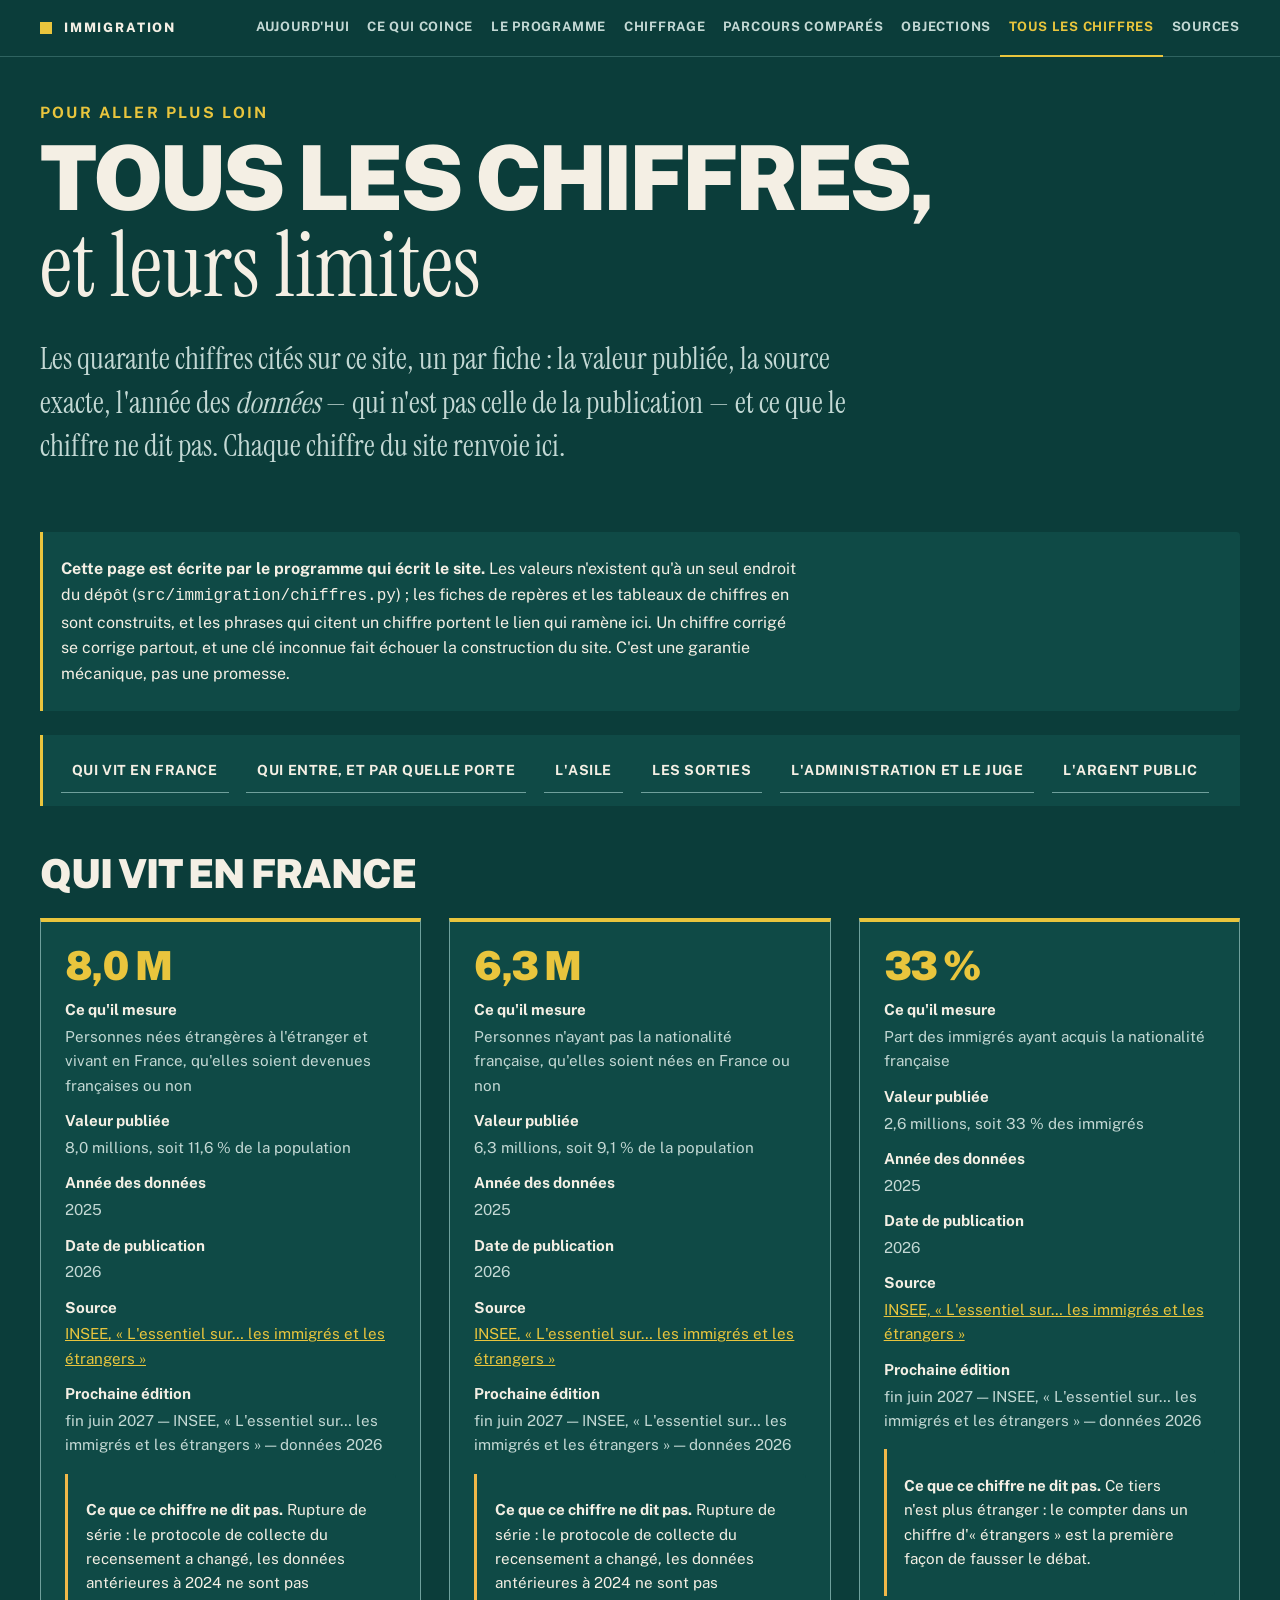
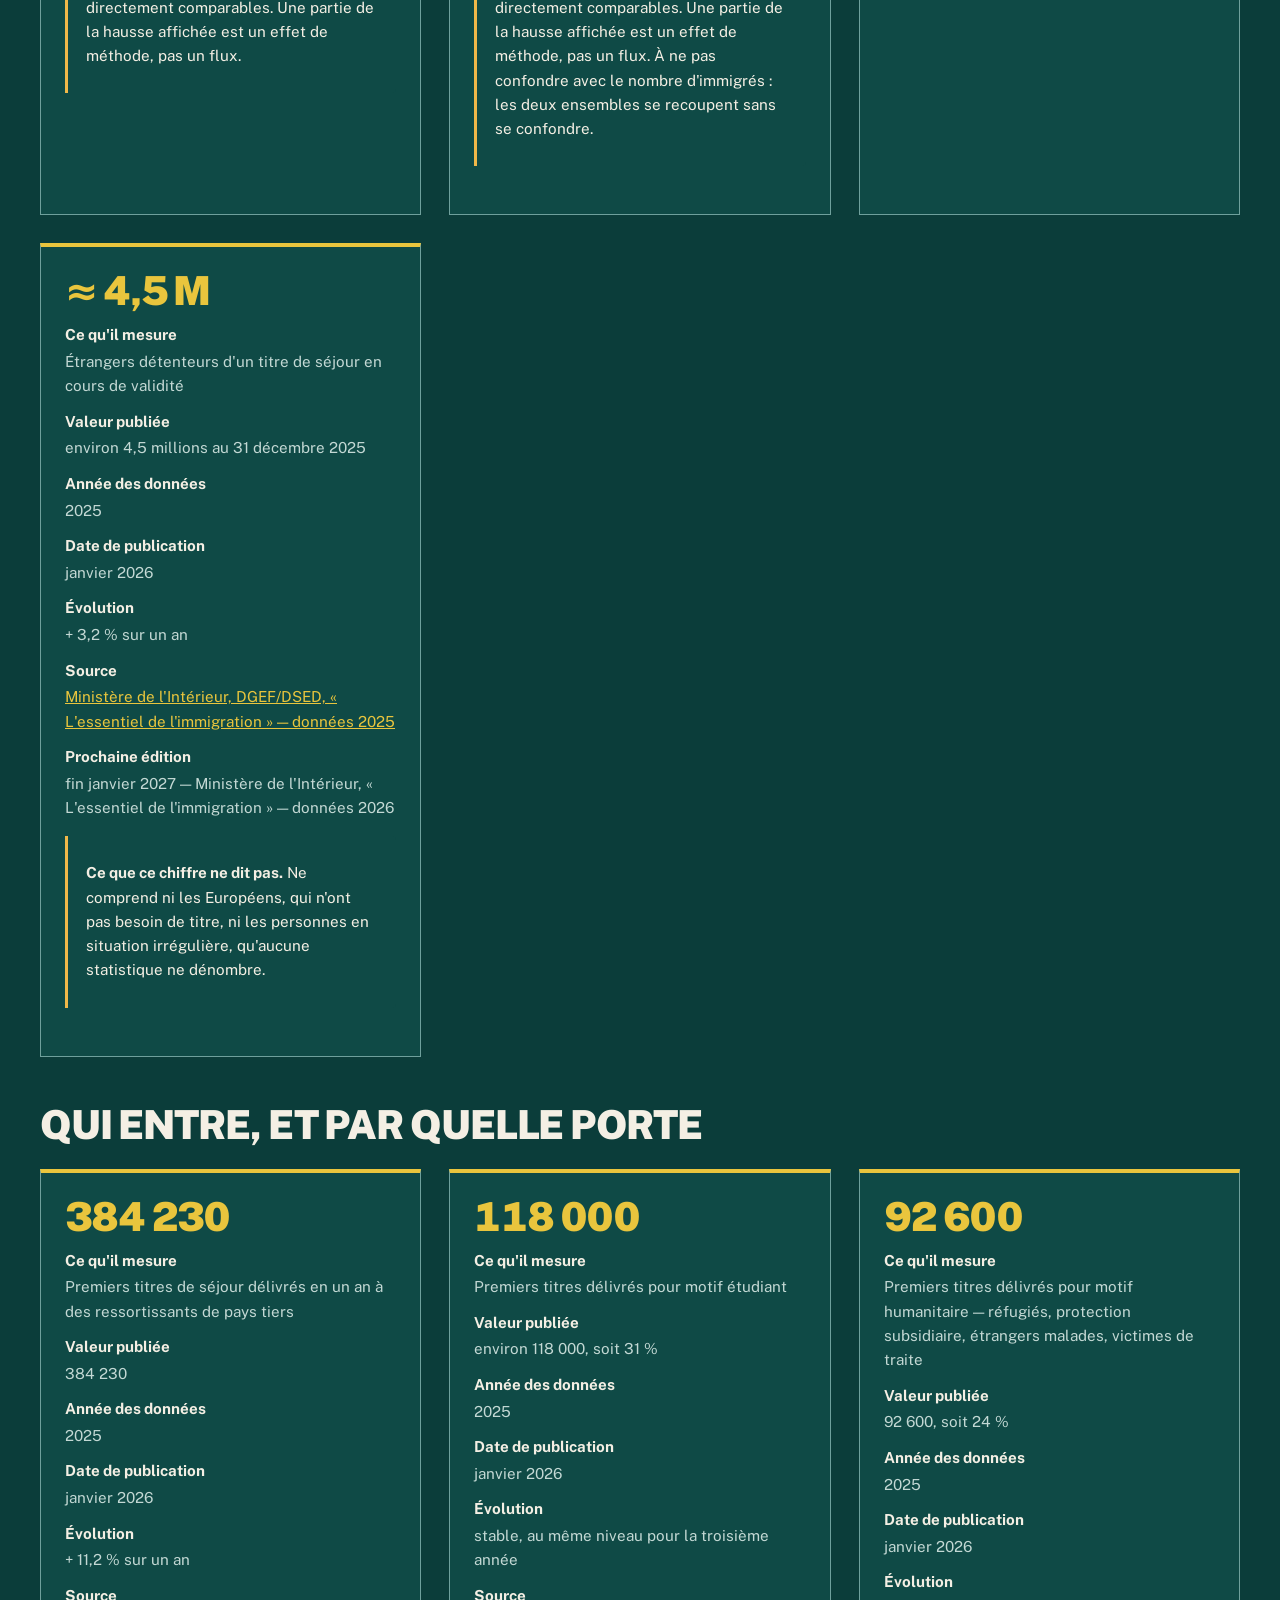
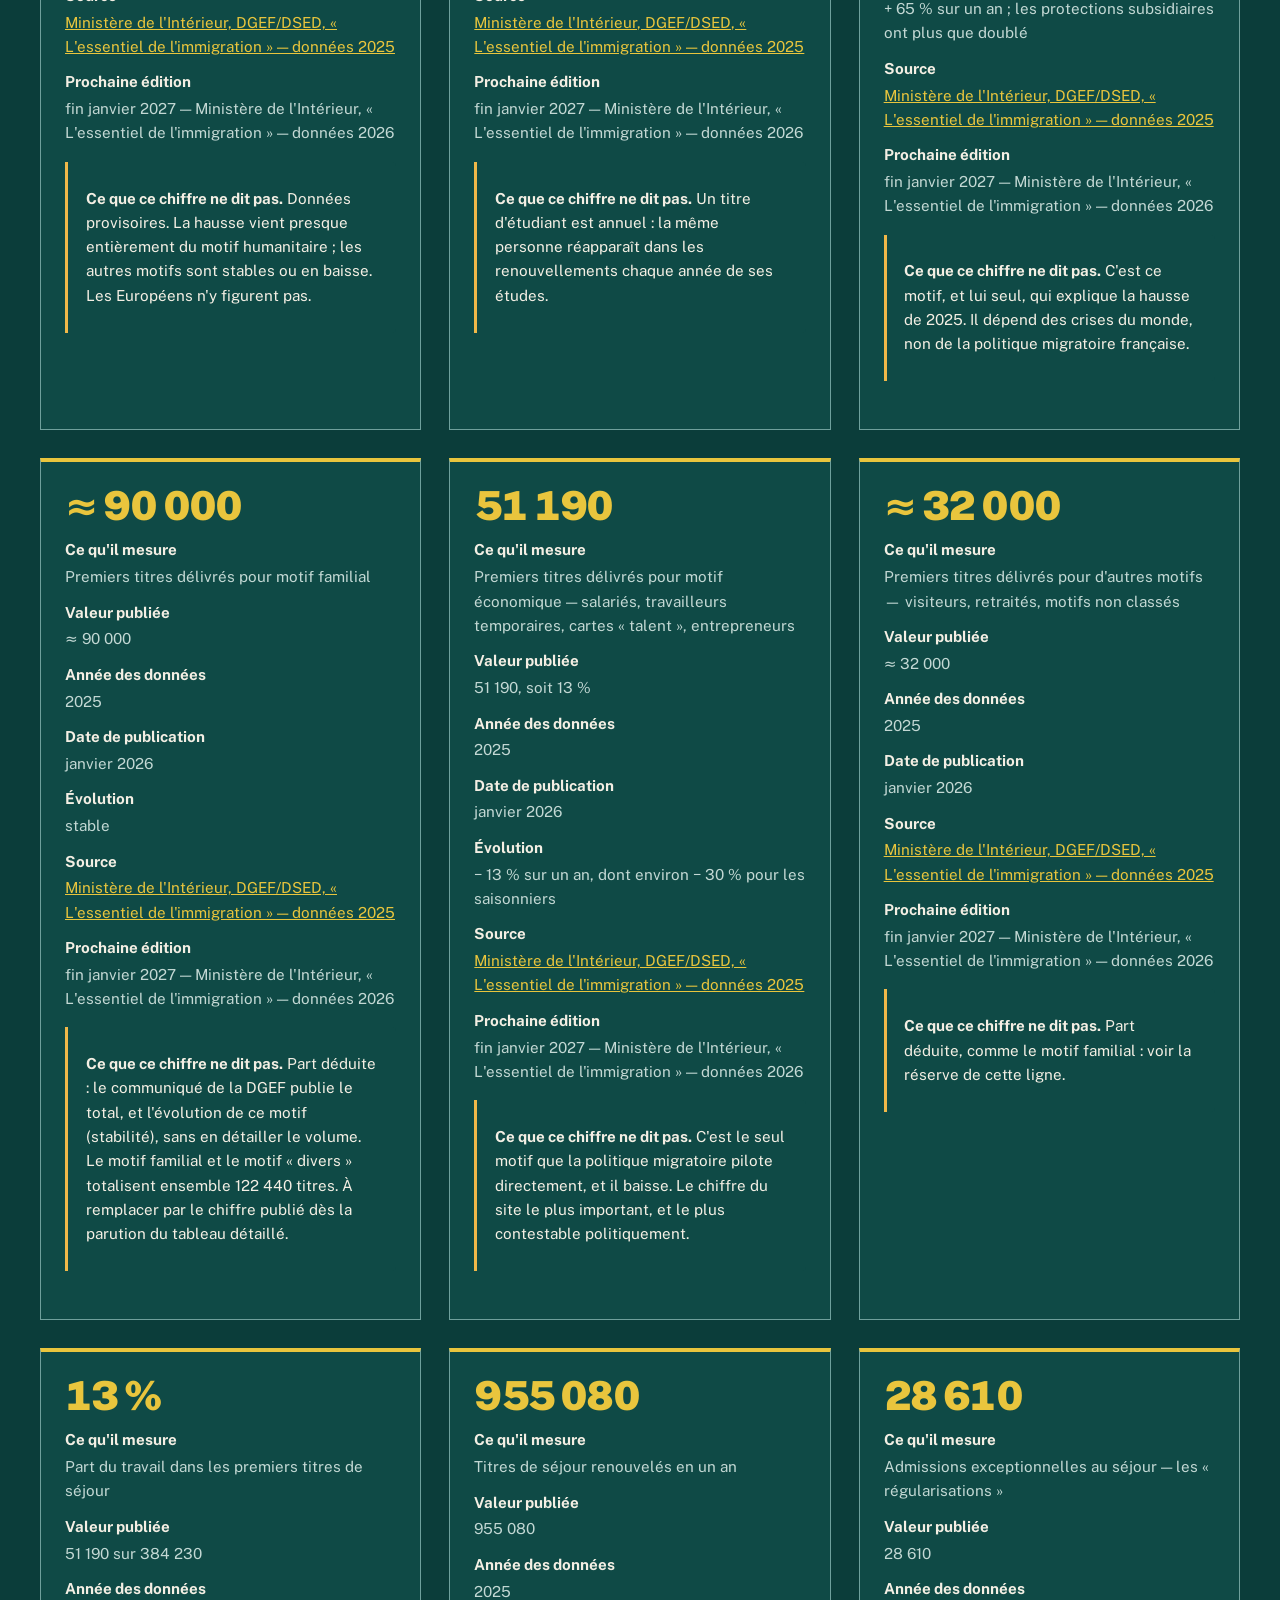
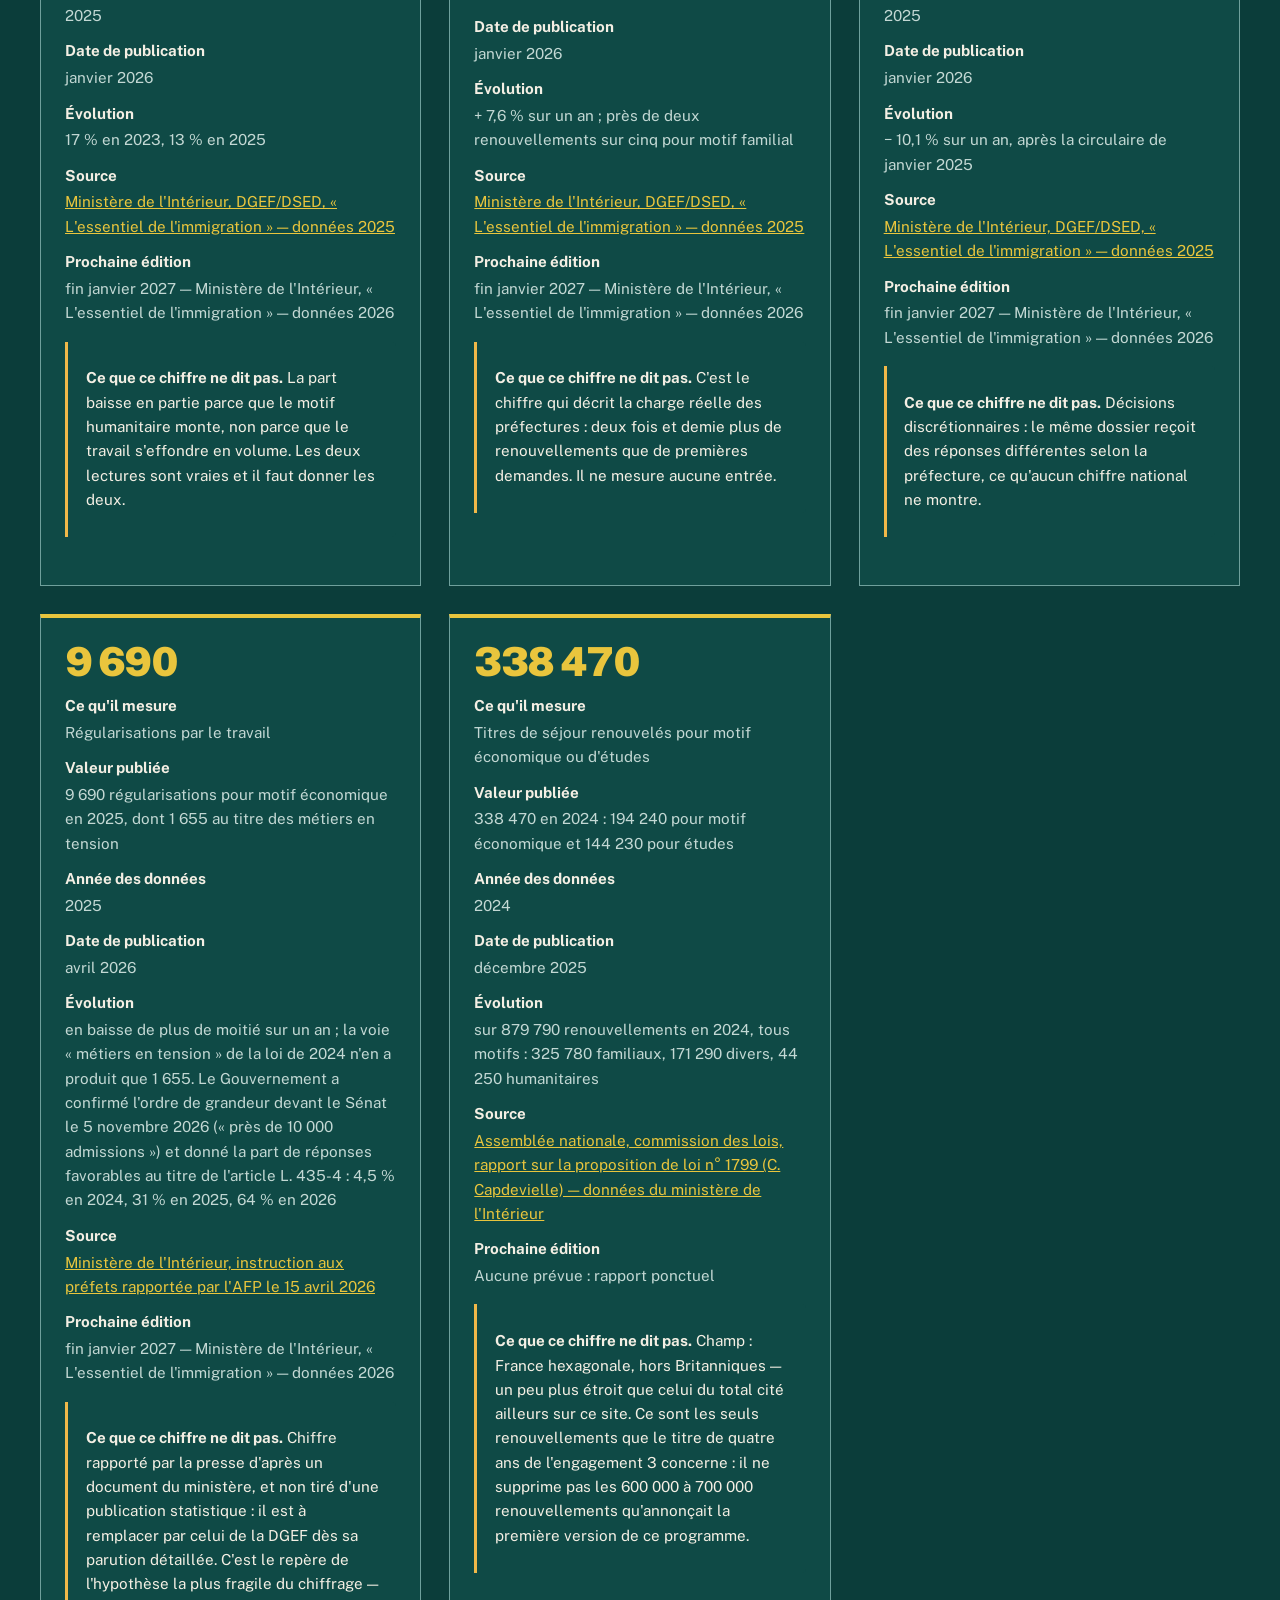
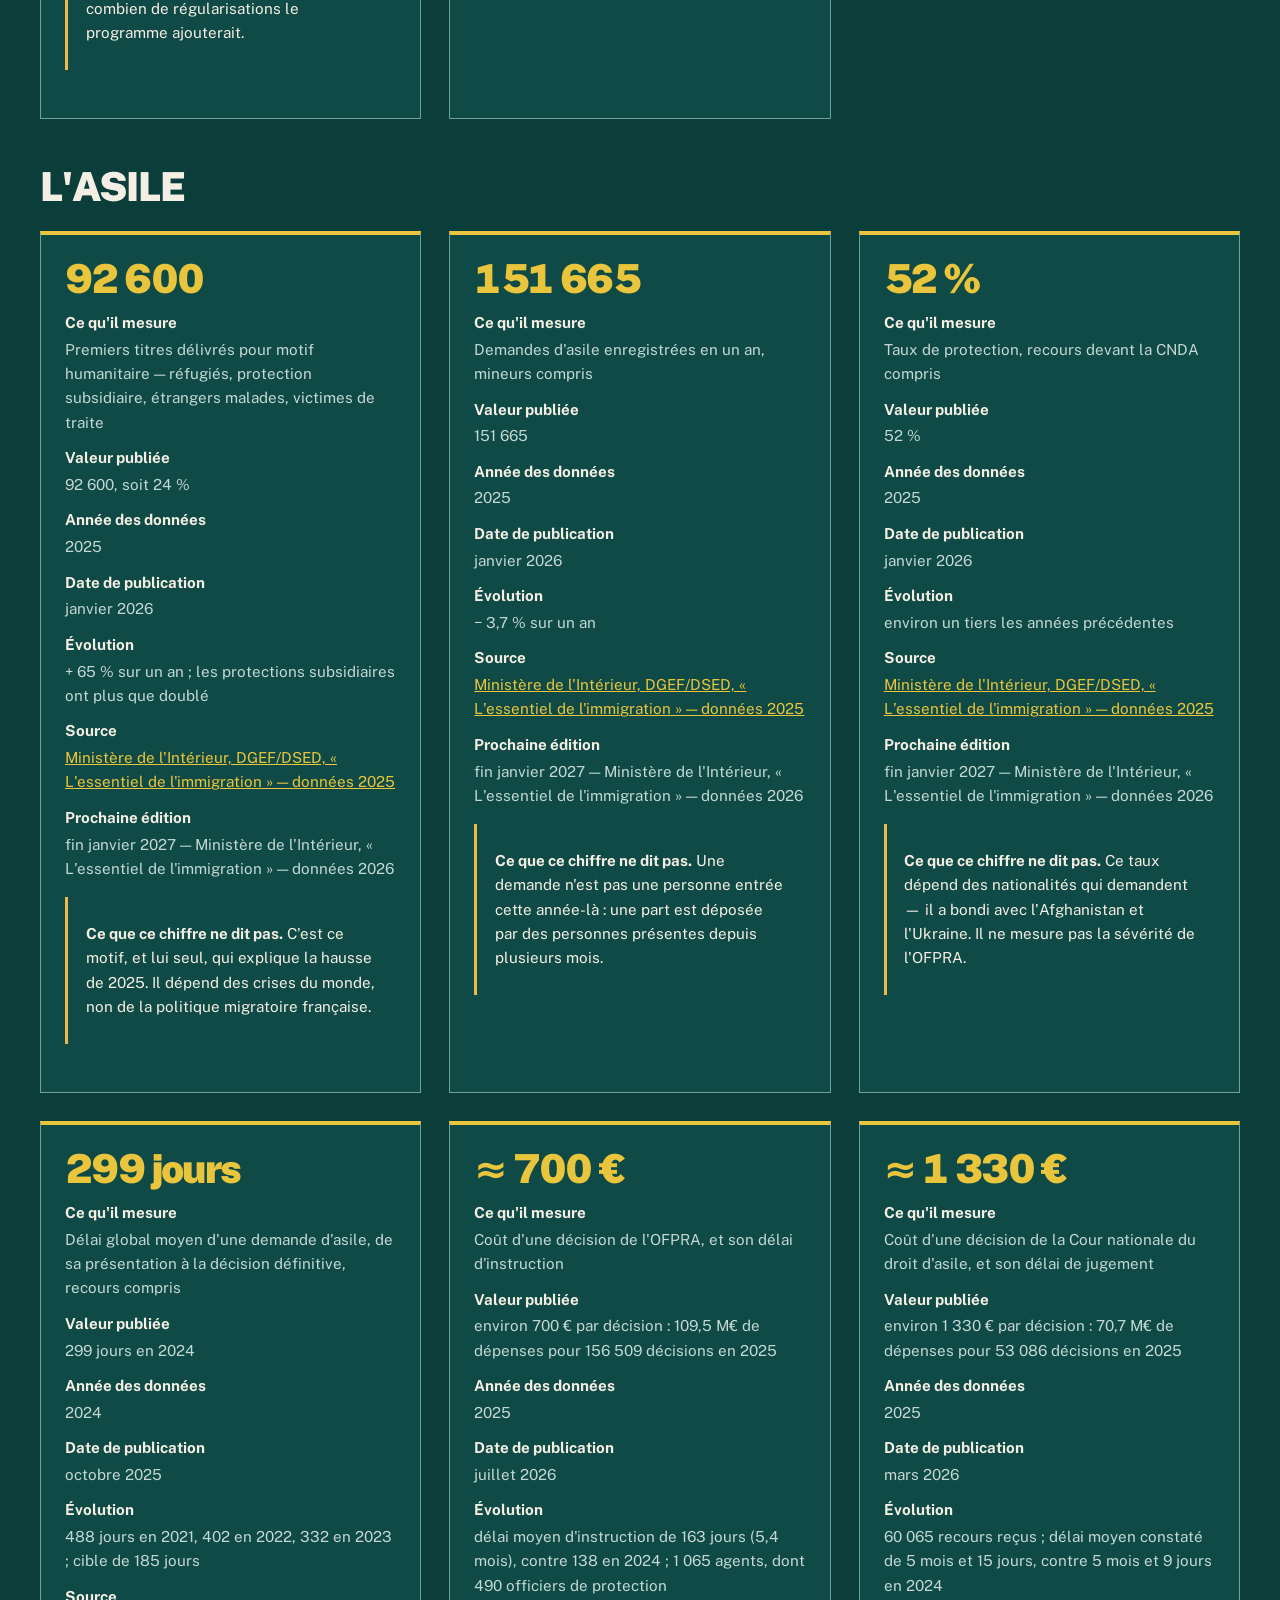
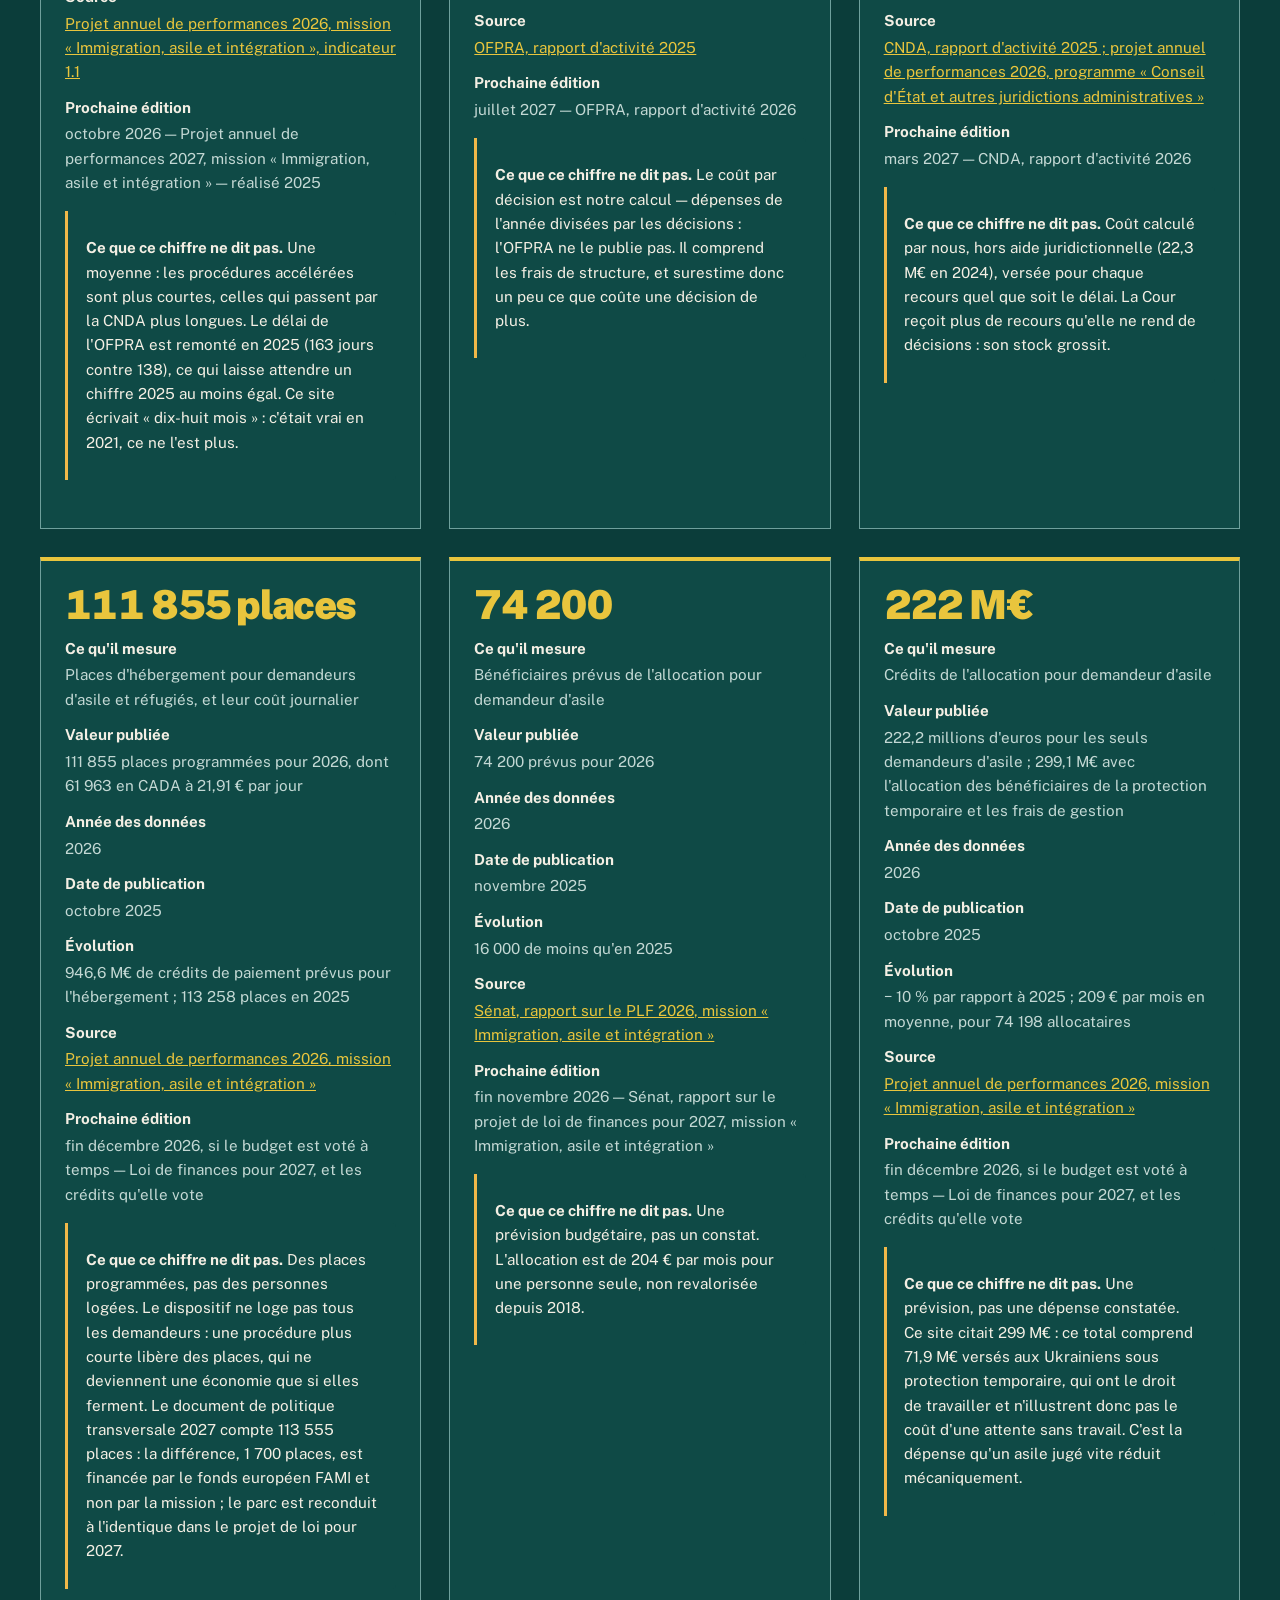
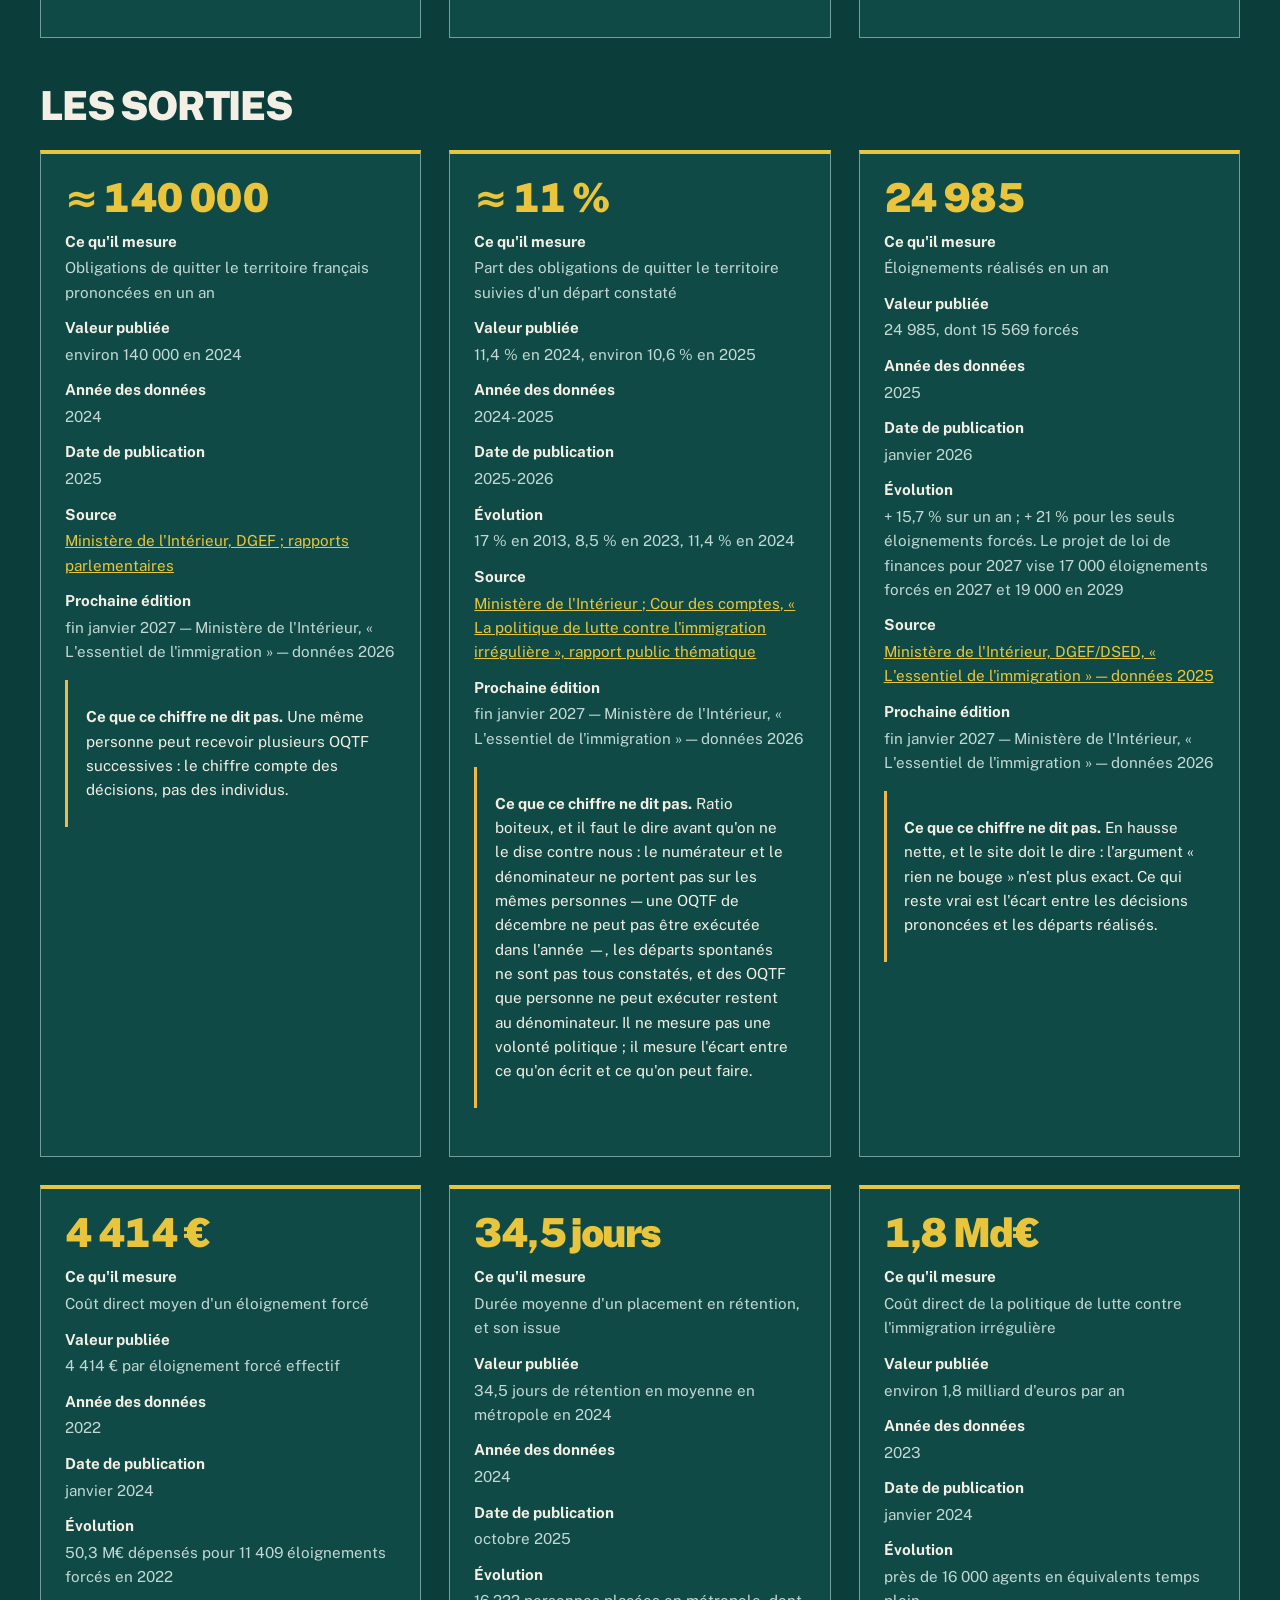
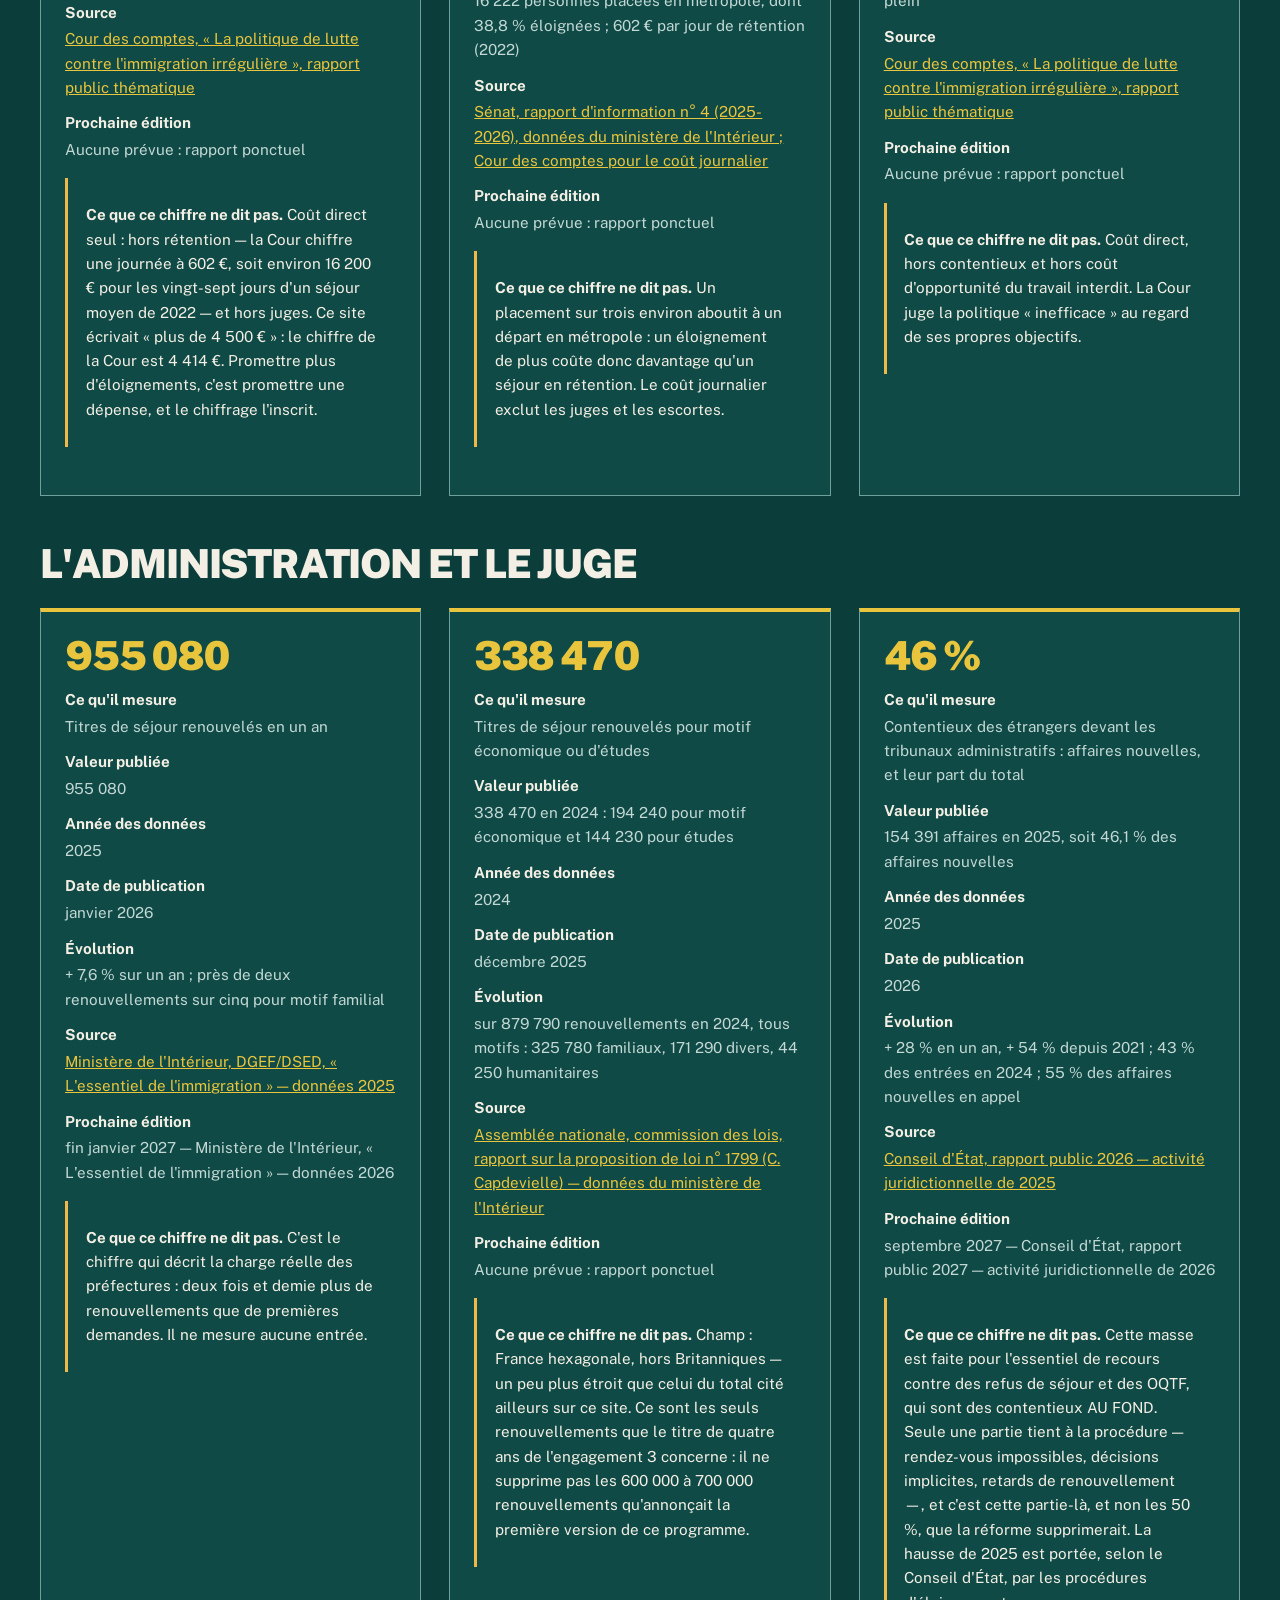
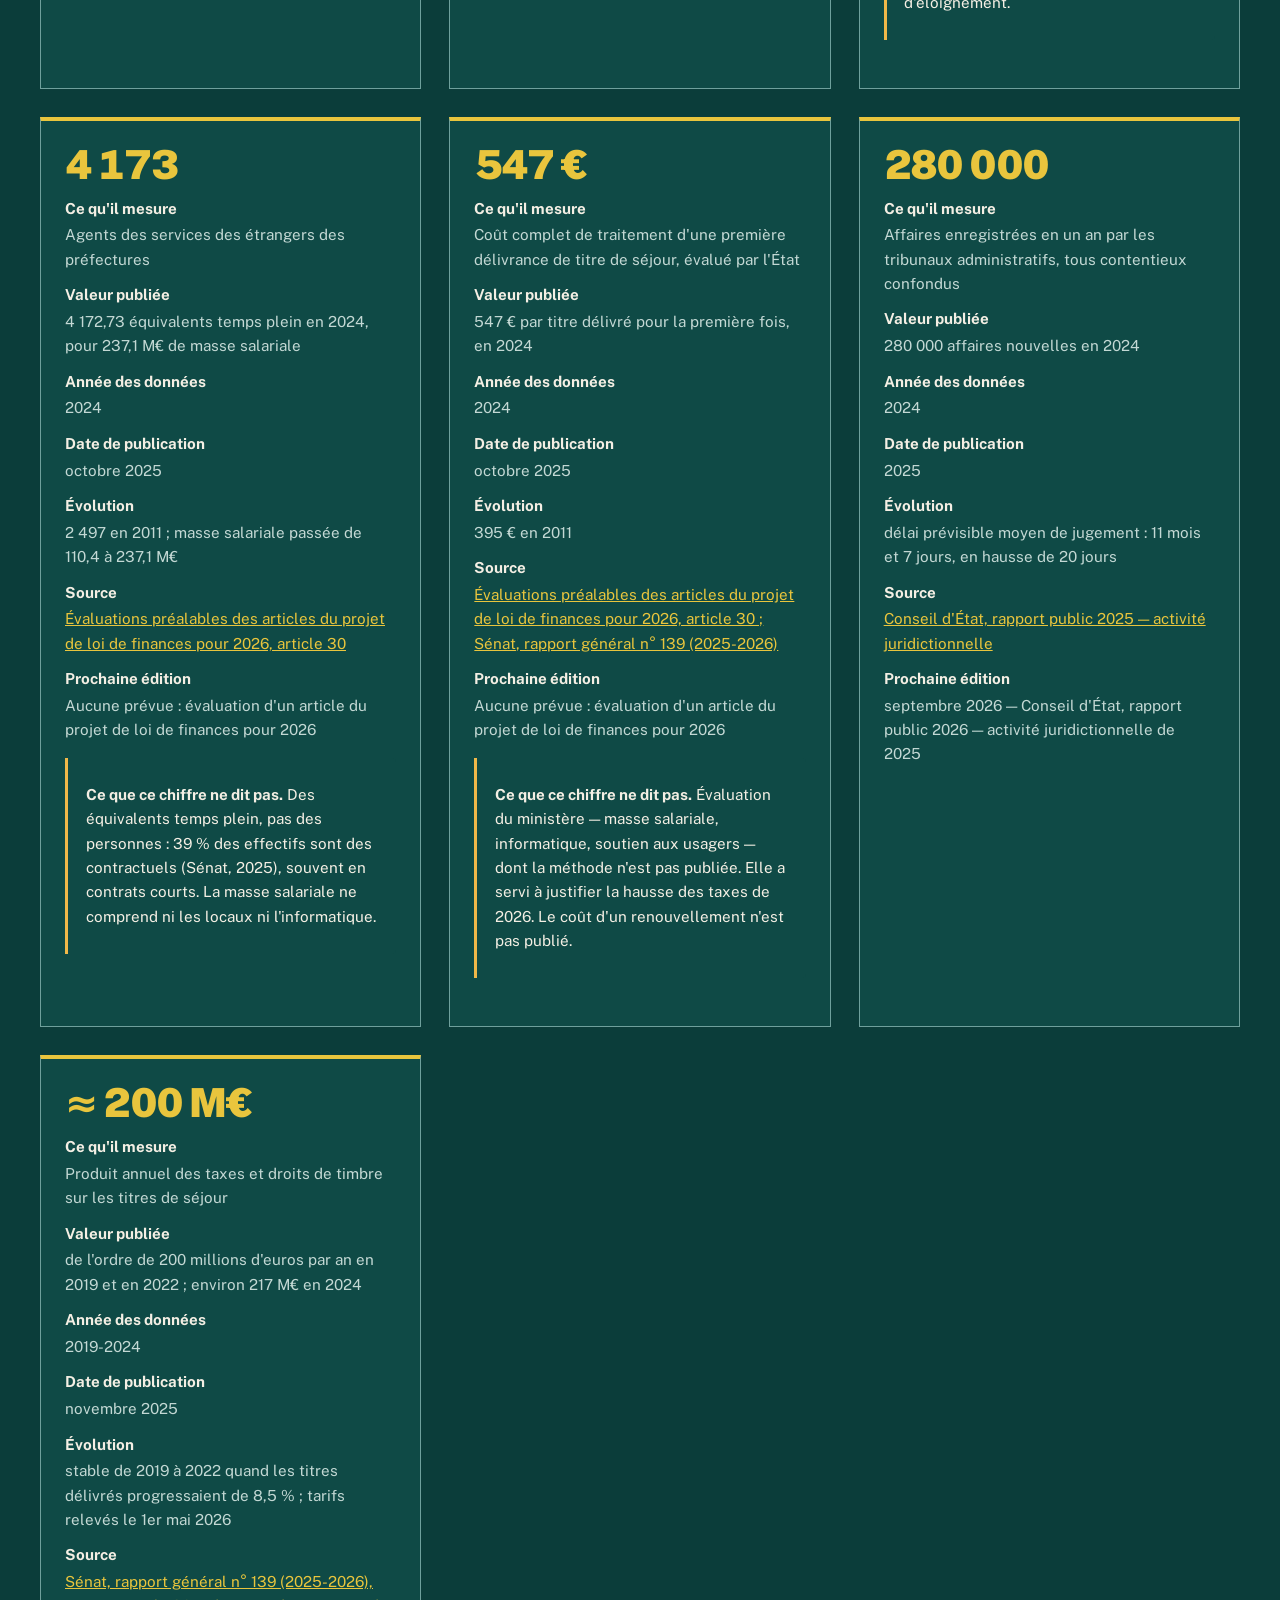
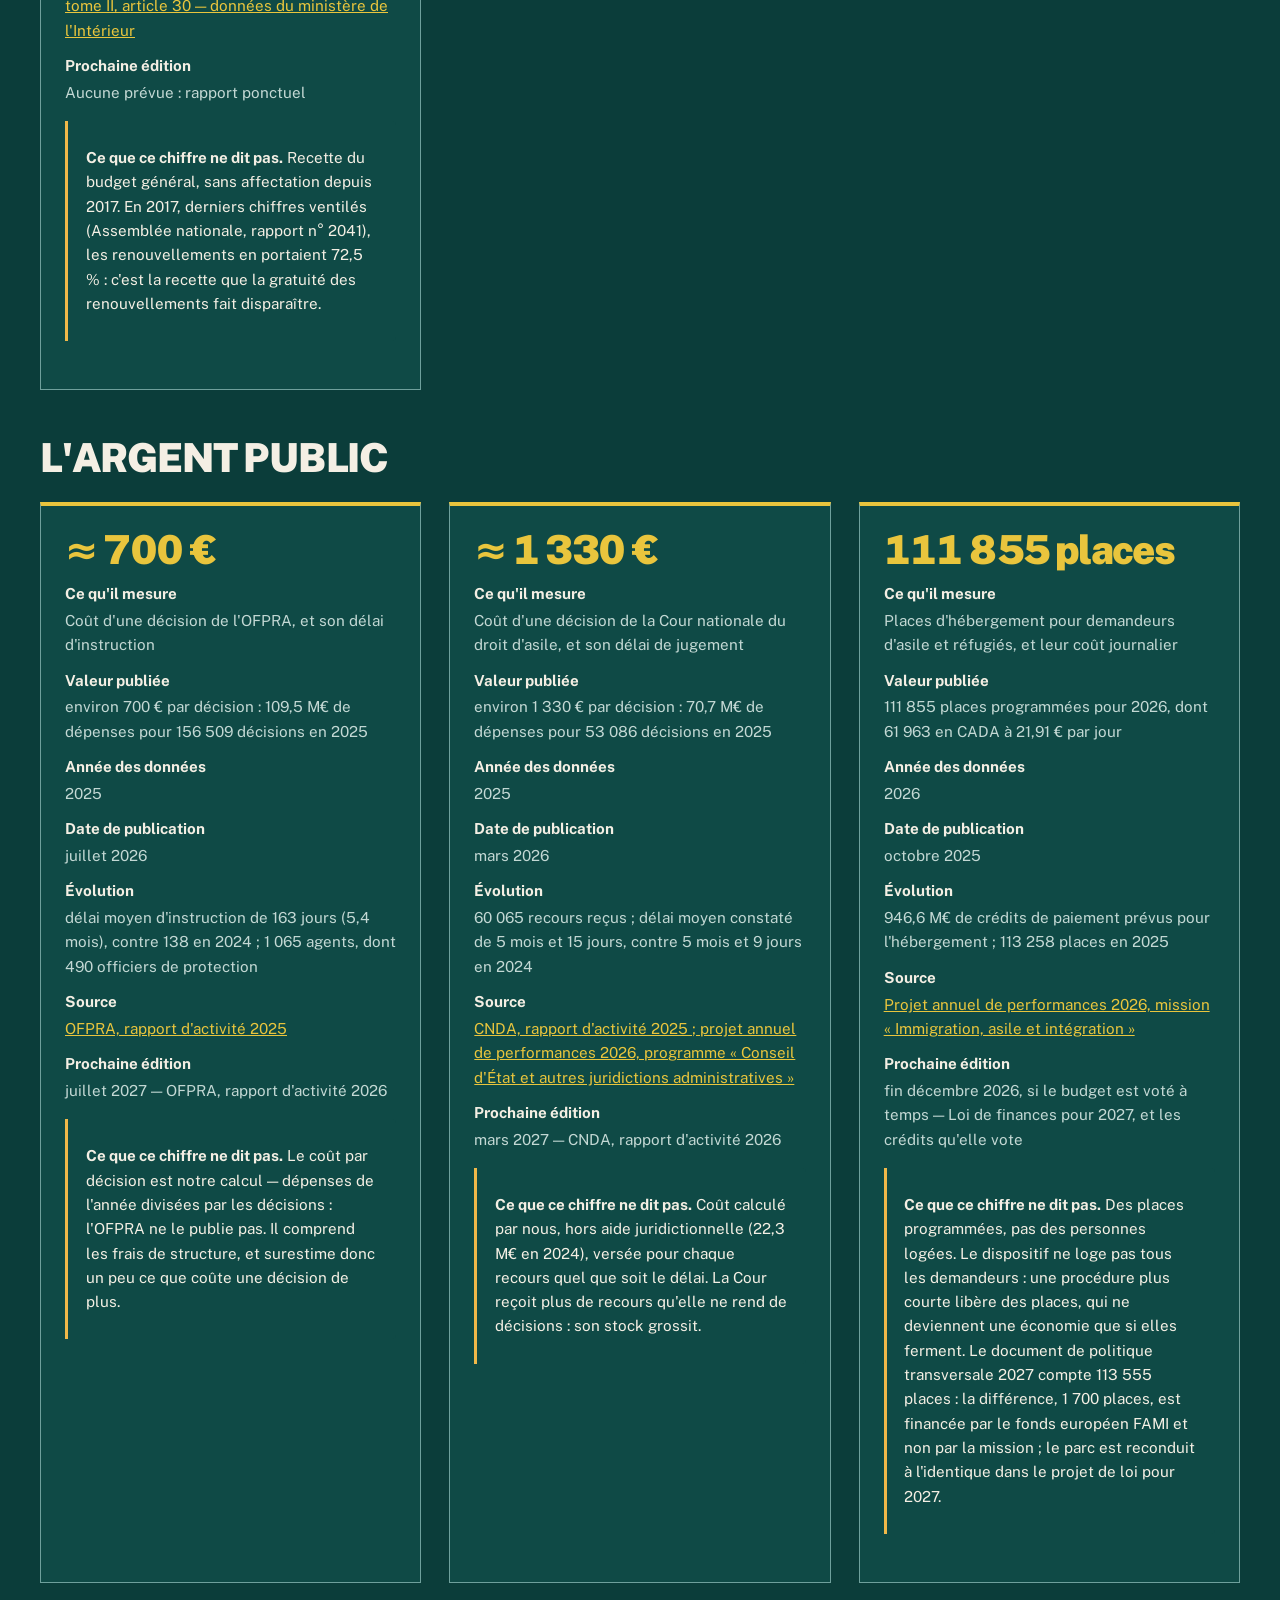
<file: chiffres.html>
<!doctype html>
<html lang="fr">
<head>
<meta charset="utf-8">
<meta name="viewport" content="width=device-width, initial-scale=1">
<!-- La couleur du bandeau du navigateur, sur téléphone : la page commence là
     où la barre d'adresse finit, sans liseré d'une autre couleur entre les
     deux. -->
<meta name="theme-color" content="#0b3d3a">
<title>Tous les chiffres, leurs sources et leurs réserves</title>
<meta name="description" content="Chaque chiffre cité sur le site, avec sa valeur publiée, sa source, l&#x27;année des données, son évolution et la réserve de méthode qu&#x27;il faut connaître avant de le citer.">
<meta property="og:title" content="Tous les chiffres, leurs sources et leurs réserves">
<meta property="og:description" content="Chaque chiffre cité sur le site, avec sa valeur publiée, sa source, l&#x27;année des données, son évolution et la réserve de méthode qu&#x27;il faut connaître avant de le citer.">
<meta property="og:type" content="website">
<link rel="icon" href="moteur/icone.svg" type="image/svg+xml">
<link rel="apple-touch-icon" href="moteur/icone.svg">
<link rel="stylesheet" href="moteur/style.css">
</head>
<body>
<a class="evitement" href="#contenu">Aller au contenu</a>
<header class="bandeau"><div class="interieur">
  <p class="nom"><a href="index.html"><svg class="icone" xmlns="http://www.w3.org/2000/svg" viewBox="0 0 24 24" fill="none" stroke="currentColor" stroke-width="2" stroke-linecap="round" stroke-linejoin="round" aria-hidden="true" focusable="false"><path d="M16 7h6v6"/><path d="m22 7-8.5 8.5-5-5L2 17"/></svg><span>Immigration</span></a></p>
  <nav aria-label="Navigation principale"><span class="groupe"><span class="etiquette">Le constat</span><span class="liens"><a href="aujourdhui.html">Aujourd&#x27;hui</a><a href="blocages.html">Ce qui coince</a></span></span><span class="groupe"><span class="etiquette">La proposition</span><span class="liens"><a href="programme.html">Le programme</a><a href="chiffrage.html">Chiffrage</a><a href="parcours.html">Parcours comparés</a></span></span><span class="groupe"><span class="etiquette">Pour aller plus loin</span><span class="liens"><a href="objections.html">Objections</a><a href="chiffres.html" aria-current="page">Tous les chiffres</a><a href="sources.html">Sources</a></span></span></nav>
</div></header>
<main id="contenu" tabindex="-1">
<div class="affiche"><p class="surtitre">Pour aller plus loin</p><h1>Tous les chiffres, <span class="serif">et leurs limites</span></h1><p class="chapeau">Les quarante chiffres cités sur ce site, un par fiche : la valeur publiée, la source exacte, l'année des <em>données</em> — qui n'est pas celle de la publication — et ce que le chiffre ne dit pas. Chaque chiffre du site renvoie ici.</p></div><div class="note resume"><p><strong>Cette page est écrite par le programme qui écrit le site.</strong> Les valeurs n'existent qu'à un seul endroit du dépôt (<code>src/immigration/chiffres.py</code>) ; les fiches de repères et les tableaux de chiffres en sont construits, et les phrases qui citent un chiffre portent le lien qui ramène ici. Un chiffre corrigé se corrige partout, et une clé inconnue fait échouer la construction du site. C'est une garantie mécanique, pas une promesse.</p></div><nav class="plan" aria-label="Dans cette page"><p class="etiquette">Dans cette page</p><ol><li><a href="#population">Qui vit en France</a></li><li><a href="#flux">Qui entre, et par quelle porte</a></li><li><a href="#asile">L&#x27;asile</a></li><li><a href="#eloignement">Les sorties</a></li><li><a href="#administration">L&#x27;administration et le juge</a></li><li><a href="#argent">L&#x27;argent public</a></li></ol></nav><h2 id="population">Qui vit en France</h2><div class="chiffres-grille"><section class="chiffre-fiche" id="c-immigres"><p class="valeur">8,0 M</p><dl class="gloses"><dt>Ce qu'il mesure</dt><dd>Personnes nées étrangères à l&#x27;étranger et vivant en France, qu&#x27;elles soient devenues françaises ou non</dd><dt>Valeur publiée</dt><dd>8,0 millions, soit 11,6 % de la population</dd><dt>Année des données</dt><dd>2025</dd><dt>Date de publication</dt><dd>2026</dd><dt>Source</dt><dd><a href="https://www.insee.fr/fr/statistiques/3633212" rel="noopener">INSEE, « L&#x27;essentiel sur… les immigrés et les étrangers »</a></dd><dt>Prochaine édition</dt><dd>fin juin 2027 — INSEE, « L&#x27;essentiel sur… les immigrés et les étrangers » — données 2026</dd></dl><div class="note vigilance"><p><strong>Ce que ce chiffre ne dit pas.</strong> Rupture de série : le protocole de collecte du recensement a changé, les données antérieures à 2024 ne sont pas directement comparables. Une partie de la hausse affichée est un effet de méthode, pas un flux.</p></div></section><section class="chiffre-fiche" id="c-etrangers"><p class="valeur">6,3 M</p><dl class="gloses"><dt>Ce qu'il mesure</dt><dd>Personnes n&#x27;ayant pas la nationalité française, qu&#x27;elles soient nées en France ou non</dd><dt>Valeur publiée</dt><dd>6,3 millions, soit 9,1 % de la population</dd><dt>Année des données</dt><dd>2025</dd><dt>Date de publication</dt><dd>2026</dd><dt>Source</dt><dd><a href="https://www.insee.fr/fr/statistiques/3633212" rel="noopener">INSEE, « L&#x27;essentiel sur… les immigrés et les étrangers »</a></dd><dt>Prochaine édition</dt><dd>fin juin 2027 — INSEE, « L&#x27;essentiel sur… les immigrés et les étrangers » — données 2026</dd></dl><div class="note vigilance"><p><strong>Ce que ce chiffre ne dit pas.</strong> Rupture de série : le protocole de collecte du recensement a changé, les données antérieures à 2024 ne sont pas directement comparables. Une partie de la hausse affichée est un effet de méthode, pas un flux. À ne pas confondre avec le nombre d&#x27;immigrés : les deux ensembles se recoupent sans se confondre.</p></div></section><section class="chiffre-fiche" id="c-immigres-francais"><p class="valeur">33 %</p><dl class="gloses"><dt>Ce qu'il mesure</dt><dd>Part des immigrés ayant acquis la nationalité française</dd><dt>Valeur publiée</dt><dd>2,6 millions, soit 33 % des immigrés</dd><dt>Année des données</dt><dd>2025</dd><dt>Date de publication</dt><dd>2026</dd><dt>Source</dt><dd><a href="https://www.insee.fr/fr/statistiques/3633212" rel="noopener">INSEE, « L&#x27;essentiel sur… les immigrés et les étrangers »</a></dd><dt>Prochaine édition</dt><dd>fin juin 2027 — INSEE, « L&#x27;essentiel sur… les immigrés et les étrangers » — données 2026</dd></dl><div class="note vigilance"><p><strong>Ce que ce chiffre ne dit pas.</strong> Ce tiers n&#x27;est plus étranger : le compter dans un chiffre d&#x27;« étrangers » est la première façon de fausser le débat.</p></div></section><section class="chiffre-fiche" id="c-sejour-regulier"><p class="valeur">≈ 4,5 M</p><dl class="gloses"><dt>Ce qu'il mesure</dt><dd>Étrangers détenteurs d&#x27;un titre de séjour en cours de validité</dd><dt>Valeur publiée</dt><dd>environ 4,5 millions au 31 décembre 2025</dd><dt>Année des données</dt><dd>2025</dd><dt>Date de publication</dt><dd>janvier 2026</dd><dt>Évolution</dt><dd>+ 3,2 % sur un an</dd><dt>Source</dt><dd><a href="https://www.immigration.interieur.gouv.fr/documentation/etudes-et-statistiques/lessentiel-de-limmigration-donnees-2025.html" rel="noopener">Ministère de l&#x27;Intérieur, DGEF/DSED, « L&#x27;essentiel de l&#x27;immigration » — données 2025</a></dd><dt>Prochaine édition</dt><dd>fin janvier 2027 — Ministère de l&#x27;Intérieur, « L&#x27;essentiel de l&#x27;immigration » — données 2026</dd></dl><div class="note vigilance"><p><strong>Ce que ce chiffre ne dit pas.</strong> Ne comprend ni les Européens, qui n&#x27;ont pas besoin de titre, ni les personnes en situation irrégulière, qu&#x27;aucune statistique ne dénombre.</p></div></section></div><h2 id="flux">Qui entre, et par quelle porte</h2><div class="chiffres-grille"><section class="chiffre-fiche" id="c-premiers-titres"><p class="valeur">384 230</p><dl class="gloses"><dt>Ce qu'il mesure</dt><dd>Premiers titres de séjour délivrés en un an à des ressortissants de pays tiers</dd><dt>Valeur publiée</dt><dd>384 230</dd><dt>Année des données</dt><dd>2025</dd><dt>Date de publication</dt><dd>janvier 2026</dd><dt>Évolution</dt><dd>+ 11,2 % sur un an</dd><dt>Source</dt><dd><a href="https://www.immigration.interieur.gouv.fr/documentation/etudes-et-statistiques/lessentiel-de-limmigration-donnees-2025.html" rel="noopener">Ministère de l&#x27;Intérieur, DGEF/DSED, « L&#x27;essentiel de l&#x27;immigration » — données 2025</a></dd><dt>Prochaine édition</dt><dd>fin janvier 2027 — Ministère de l&#x27;Intérieur, « L&#x27;essentiel de l&#x27;immigration » — données 2026</dd></dl><div class="note vigilance"><p><strong>Ce que ce chiffre ne dit pas.</strong> Données provisoires. La hausse vient presque entièrement du motif humanitaire ; les autres motifs sont stables ou en baisse. Les Européens n&#x27;y figurent pas.</p></div></section><section class="chiffre-fiche" id="c-titres-etudiants"><p class="valeur">118 000</p><dl class="gloses"><dt>Ce qu'il mesure</dt><dd>Premiers titres délivrés pour motif étudiant</dd><dt>Valeur publiée</dt><dd>environ 118 000, soit 31 %</dd><dt>Année des données</dt><dd>2025</dd><dt>Date de publication</dt><dd>janvier 2026</dd><dt>Évolution</dt><dd>stable, au même niveau pour la troisième année</dd><dt>Source</dt><dd><a href="https://www.immigration.interieur.gouv.fr/documentation/etudes-et-statistiques/lessentiel-de-limmigration-donnees-2025.html" rel="noopener">Ministère de l&#x27;Intérieur, DGEF/DSED, « L&#x27;essentiel de l&#x27;immigration » — données 2025</a></dd><dt>Prochaine édition</dt><dd>fin janvier 2027 — Ministère de l&#x27;Intérieur, « L&#x27;essentiel de l&#x27;immigration » — données 2026</dd></dl><div class="note vigilance"><p><strong>Ce que ce chiffre ne dit pas.</strong> Un titre d&#x27;étudiant est annuel : la même personne réapparaît dans les renouvellements chaque année de ses études.</p></div></section><section class="chiffre-fiche" id="c-titres-humanitaire"><p class="valeur">92 600</p><dl class="gloses"><dt>Ce qu'il mesure</dt><dd>Premiers titres délivrés pour motif humanitaire — réfugiés, protection subsidiaire, étrangers malades, victimes de traite</dd><dt>Valeur publiée</dt><dd>92 600, soit 24 %</dd><dt>Année des données</dt><dd>2025</dd><dt>Date de publication</dt><dd>janvier 2026</dd><dt>Évolution</dt><dd>+ 65 % sur un an ; les protections subsidiaires ont plus que doublé</dd><dt>Source</dt><dd><a href="https://www.immigration.interieur.gouv.fr/documentation/etudes-et-statistiques/lessentiel-de-limmigration-donnees-2025.html" rel="noopener">Ministère de l&#x27;Intérieur, DGEF/DSED, « L&#x27;essentiel de l&#x27;immigration » — données 2025</a></dd><dt>Prochaine édition</dt><dd>fin janvier 2027 — Ministère de l&#x27;Intérieur, « L&#x27;essentiel de l&#x27;immigration » — données 2026</dd></dl><div class="note vigilance"><p><strong>Ce que ce chiffre ne dit pas.</strong> C&#x27;est ce motif, et lui seul, qui explique la hausse de 2025. Il dépend des crises du monde, non de la politique migratoire française.</p></div></section><section class="chiffre-fiche" id="c-titres-familial"><p class="valeur">≈ 90 000</p><dl class="gloses"><dt>Ce qu'il mesure</dt><dd>Premiers titres délivrés pour motif familial</dd><dt>Valeur publiée</dt><dd>≈ 90 000</dd><dt>Année des données</dt><dd>2025</dd><dt>Date de publication</dt><dd>janvier 2026</dd><dt>Évolution</dt><dd>stable</dd><dt>Source</dt><dd><a href="https://www.immigration.interieur.gouv.fr/documentation/etudes-et-statistiques/lessentiel-de-limmigration-donnees-2025.html" rel="noopener">Ministère de l&#x27;Intérieur, DGEF/DSED, « L&#x27;essentiel de l&#x27;immigration » — données 2025</a></dd><dt>Prochaine édition</dt><dd>fin janvier 2027 — Ministère de l&#x27;Intérieur, « L&#x27;essentiel de l&#x27;immigration » — données 2026</dd></dl><div class="note vigilance"><p><strong>Ce que ce chiffre ne dit pas.</strong> Part déduite : le communiqué de la DGEF publie le total, et l&#x27;évolution de ce motif (stabilité), sans en détailler le volume. Le motif familial et le motif « divers » totalisent ensemble 122 440 titres. À remplacer par le chiffre publié dès la parution du tableau détaillé.</p></div></section><section class="chiffre-fiche" id="c-titres-economique"><p class="valeur">51 190</p><dl class="gloses"><dt>Ce qu'il mesure</dt><dd>Premiers titres délivrés pour motif économique — salariés, travailleurs temporaires, cartes « talent », entrepreneurs</dd><dt>Valeur publiée</dt><dd>51 190, soit 13 %</dd><dt>Année des données</dt><dd>2025</dd><dt>Date de publication</dt><dd>janvier 2026</dd><dt>Évolution</dt><dd>− 13 % sur un an, dont environ − 30 % pour les saisonniers</dd><dt>Source</dt><dd><a href="https://www.immigration.interieur.gouv.fr/documentation/etudes-et-statistiques/lessentiel-de-limmigration-donnees-2025.html" rel="noopener">Ministère de l&#x27;Intérieur, DGEF/DSED, « L&#x27;essentiel de l&#x27;immigration » — données 2025</a></dd><dt>Prochaine édition</dt><dd>fin janvier 2027 — Ministère de l&#x27;Intérieur, « L&#x27;essentiel de l&#x27;immigration » — données 2026</dd></dl><div class="note vigilance"><p><strong>Ce que ce chiffre ne dit pas.</strong> C&#x27;est le seul motif que la politique migratoire pilote directement, et il baisse. Le chiffre du site le plus important, et le plus contestable politiquement.</p></div></section><section class="chiffre-fiche" id="c-titres-divers"><p class="valeur">≈ 32 000</p><dl class="gloses"><dt>Ce qu'il mesure</dt><dd>Premiers titres délivrés pour d&#x27;autres motifs — visiteurs, retraités, motifs non classés</dd><dt>Valeur publiée</dt><dd>≈ 32 000</dd><dt>Année des données</dt><dd>2025</dd><dt>Date de publication</dt><dd>janvier 2026</dd><dt>Source</dt><dd><a href="https://www.immigration.interieur.gouv.fr/documentation/etudes-et-statistiques/lessentiel-de-limmigration-donnees-2025.html" rel="noopener">Ministère de l&#x27;Intérieur, DGEF/DSED, « L&#x27;essentiel de l&#x27;immigration » — données 2025</a></dd><dt>Prochaine édition</dt><dd>fin janvier 2027 — Ministère de l&#x27;Intérieur, « L&#x27;essentiel de l&#x27;immigration » — données 2026</dd></dl><div class="note vigilance"><p><strong>Ce que ce chiffre ne dit pas.</strong> Part déduite, comme le motif familial : voir la réserve de cette ligne.</p></div></section><section class="chiffre-fiche" id="c-part-travail"><p class="valeur">13 %</p><dl class="gloses"><dt>Ce qu'il mesure</dt><dd>Part du travail dans les premiers titres de séjour</dd><dt>Valeur publiée</dt><dd>51 190 sur 384 230</dd><dt>Année des données</dt><dd>2025</dd><dt>Date de publication</dt><dd>janvier 2026</dd><dt>Évolution</dt><dd>17 % en 2023, 13 % en 2025</dd><dt>Source</dt><dd><a href="https://www.immigration.interieur.gouv.fr/documentation/etudes-et-statistiques/lessentiel-de-limmigration-donnees-2025.html" rel="noopener">Ministère de l&#x27;Intérieur, DGEF/DSED, « L&#x27;essentiel de l&#x27;immigration » — données 2025</a></dd><dt>Prochaine édition</dt><dd>fin janvier 2027 — Ministère de l&#x27;Intérieur, « L&#x27;essentiel de l&#x27;immigration » — données 2026</dd></dl><div class="note vigilance"><p><strong>Ce que ce chiffre ne dit pas.</strong> La part baisse en partie parce que le motif humanitaire monte, non parce que le travail s&#x27;effondre en volume. Les deux lectures sont vraies et il faut donner les deux.</p></div></section><section class="chiffre-fiche" id="c-renouvellements"><p class="valeur">955 080</p><dl class="gloses"><dt>Ce qu'il mesure</dt><dd>Titres de séjour renouvelés en un an</dd><dt>Valeur publiée</dt><dd>955 080</dd><dt>Année des données</dt><dd>2025</dd><dt>Date de publication</dt><dd>janvier 2026</dd><dt>Évolution</dt><dd>+ 7,6 % sur un an ; près de deux renouvellements sur cinq pour motif familial</dd><dt>Source</dt><dd><a href="https://www.immigration.interieur.gouv.fr/documentation/etudes-et-statistiques/lessentiel-de-limmigration-donnees-2025.html" rel="noopener">Ministère de l&#x27;Intérieur, DGEF/DSED, « L&#x27;essentiel de l&#x27;immigration » — données 2025</a></dd><dt>Prochaine édition</dt><dd>fin janvier 2027 — Ministère de l&#x27;Intérieur, « L&#x27;essentiel de l&#x27;immigration » — données 2026</dd></dl><div class="note vigilance"><p><strong>Ce que ce chiffre ne dit pas.</strong> C&#x27;est le chiffre qui décrit la charge réelle des préfectures : deux fois et demie plus de renouvellements que de premières demandes. Il ne mesure aucune entrée.</p></div></section><section class="chiffre-fiche" id="c-regularisations"><p class="valeur">28 610</p><dl class="gloses"><dt>Ce qu'il mesure</dt><dd>Admissions exceptionnelles au séjour — les « régularisations »</dd><dt>Valeur publiée</dt><dd>28 610</dd><dt>Année des données</dt><dd>2025</dd><dt>Date de publication</dt><dd>janvier 2026</dd><dt>Évolution</dt><dd>− 10,1 % sur un an, après la circulaire de janvier 2025</dd><dt>Source</dt><dd><a href="https://www.immigration.interieur.gouv.fr/documentation/etudes-et-statistiques/lessentiel-de-limmigration-donnees-2025.html" rel="noopener">Ministère de l&#x27;Intérieur, DGEF/DSED, « L&#x27;essentiel de l&#x27;immigration » — données 2025</a></dd><dt>Prochaine édition</dt><dd>fin janvier 2027 — Ministère de l&#x27;Intérieur, « L&#x27;essentiel de l&#x27;immigration » — données 2026</dd></dl><div class="note vigilance"><p><strong>Ce que ce chiffre ne dit pas.</strong> Décisions discrétionnaires : le même dossier reçoit des réponses différentes selon la préfecture, ce qu&#x27;aucun chiffre national ne montre.</p></div></section><section class="chiffre-fiche" id="c-aes-travail"><p class="valeur">9 690</p><dl class="gloses"><dt>Ce qu'il mesure</dt><dd>Régularisations par le travail</dd><dt>Valeur publiée</dt><dd>9 690 régularisations pour motif économique en 2025, dont 1 655 au titre des métiers en tension</dd><dt>Année des données</dt><dd>2025</dd><dt>Date de publication</dt><dd>avril 2026</dd><dt>Évolution</dt><dd>en baisse de plus de moitié sur un an ; la voie « métiers en tension » de la loi de 2024 n&#x27;en a produit que 1 655. Le Gouvernement a confirmé l&#x27;ordre de grandeur devant le Sénat le 5 novembre 2026 (« près de 10 000 admissions ») et donné la part de réponses favorables au titre de l&#x27;article L. 435-4 : 4,5 % en 2024, 31 % en 2025, 64 % en 2026</dd><dt>Source</dt><dd><a href="https://observalgerie.com/2026/04/17/immigration/titres-de-sejour-metiers-en-tension-pourquoi-si-peu-de-regularisations-en-2025" rel="noopener">Ministère de l&#x27;Intérieur, instruction aux préfets rapportée par l&#x27;AFP le 15 avril 2026</a></dd><dt>Prochaine édition</dt><dd>fin janvier 2027 — Ministère de l&#x27;Intérieur, « L&#x27;essentiel de l&#x27;immigration » — données 2026</dd></dl><div class="note vigilance"><p><strong>Ce que ce chiffre ne dit pas.</strong> Chiffre rapporté par la presse d&#x27;après un document du ministère, et non tiré d&#x27;une publication statistique : il est à remplacer par celui de la DGEF dès sa parution détaillée. C&#x27;est le repère de l&#x27;hypothèse la plus fragile du chiffrage — combien de régularisations le programme ajouterait.</p></div></section><section class="chiffre-fiche" id="c-renouvellements-travail-etudes"><p class="valeur">338 470</p><dl class="gloses"><dt>Ce qu'il mesure</dt><dd>Titres de séjour renouvelés pour motif économique ou d&#x27;études</dd><dt>Valeur publiée</dt><dd>338 470 en 2024 : 194 240 pour motif économique et 144 230 pour études</dd><dt>Année des données</dt><dd>2024</dd><dt>Date de publication</dt><dd>décembre 2025</dd><dt>Évolution</dt><dd>sur 879 790 renouvellements en 2024, tous motifs : 325 780 familiaux, 171 290 divers, 44 250 humanitaires</dd><dt>Source</dt><dd><a href="https://www.assemblee-nationale.fr/dyn/contenu/visualisation/1097914/file/EAT%20-%20PPL%201799%20Renouvellement%20automatique%20des%20titres%20de%20s%C3%A9jour.pdf" rel="noopener">Assemblée nationale, commission des lois, rapport sur la proposition de loi n° 1799 (C. Capdevielle) — données du ministère de l&#x27;Intérieur</a></dd><dt>Prochaine édition</dt><dd>Aucune prévue : rapport ponctuel</dd></dl><div class="note vigilance"><p><strong>Ce que ce chiffre ne dit pas.</strong> Champ : France hexagonale, hors Britanniques — un peu plus étroit que celui du total cité ailleurs sur ce site. Ce sont les seuls renouvellements que le titre de quatre ans de l&#x27;engagement 3 concerne : il ne supprime pas les 600 000 à 700 000 renouvellements qu&#x27;annonçait la première version de ce programme.</p></div></section></div><h2 id="asile">L&#x27;asile</h2><div class="chiffres-grille"><section class="chiffre-fiche" id="c-titres-humanitaire"><p class="valeur">92 600</p><dl class="gloses"><dt>Ce qu'il mesure</dt><dd>Premiers titres délivrés pour motif humanitaire — réfugiés, protection subsidiaire, étrangers malades, victimes de traite</dd><dt>Valeur publiée</dt><dd>92 600, soit 24 %</dd><dt>Année des données</dt><dd>2025</dd><dt>Date de publication</dt><dd>janvier 2026</dd><dt>Évolution</dt><dd>+ 65 % sur un an ; les protections subsidiaires ont plus que doublé</dd><dt>Source</dt><dd><a href="https://www.immigration.interieur.gouv.fr/documentation/etudes-et-statistiques/lessentiel-de-limmigration-donnees-2025.html" rel="noopener">Ministère de l&#x27;Intérieur, DGEF/DSED, « L&#x27;essentiel de l&#x27;immigration » — données 2025</a></dd><dt>Prochaine édition</dt><dd>fin janvier 2027 — Ministère de l&#x27;Intérieur, « L&#x27;essentiel de l&#x27;immigration » — données 2026</dd></dl><div class="note vigilance"><p><strong>Ce que ce chiffre ne dit pas.</strong> C&#x27;est ce motif, et lui seul, qui explique la hausse de 2025. Il dépend des crises du monde, non de la politique migratoire française.</p></div></section><section class="chiffre-fiche" id="c-asile-demandes"><p class="valeur">151 665</p><dl class="gloses"><dt>Ce qu'il mesure</dt><dd>Demandes d&#x27;asile enregistrées en un an, mineurs compris</dd><dt>Valeur publiée</dt><dd>151 665</dd><dt>Année des données</dt><dd>2025</dd><dt>Date de publication</dt><dd>janvier 2026</dd><dt>Évolution</dt><dd>− 3,7 % sur un an</dd><dt>Source</dt><dd><a href="https://www.immigration.interieur.gouv.fr/documentation/etudes-et-statistiques/lessentiel-de-limmigration-donnees-2025.html" rel="noopener">Ministère de l&#x27;Intérieur, DGEF/DSED, « L&#x27;essentiel de l&#x27;immigration » — données 2025</a></dd><dt>Prochaine édition</dt><dd>fin janvier 2027 — Ministère de l&#x27;Intérieur, « L&#x27;essentiel de l&#x27;immigration » — données 2026</dd></dl><div class="note vigilance"><p><strong>Ce que ce chiffre ne dit pas.</strong> Une demande n&#x27;est pas une personne entrée cette année-là : une part est déposée par des personnes présentes depuis plusieurs mois.</p></div></section><section class="chiffre-fiche" id="c-asile-protection"><p class="valeur">52 %</p><dl class="gloses"><dt>Ce qu'il mesure</dt><dd>Taux de protection, recours devant la CNDA compris</dd><dt>Valeur publiée</dt><dd>52 %</dd><dt>Année des données</dt><dd>2025</dd><dt>Date de publication</dt><dd>janvier 2026</dd><dt>Évolution</dt><dd>environ un tiers les années précédentes</dd><dt>Source</dt><dd><a href="https://www.immigration.interieur.gouv.fr/documentation/etudes-et-statistiques/lessentiel-de-limmigration-donnees-2025.html" rel="noopener">Ministère de l&#x27;Intérieur, DGEF/DSED, « L&#x27;essentiel de l&#x27;immigration » — données 2025</a></dd><dt>Prochaine édition</dt><dd>fin janvier 2027 — Ministère de l&#x27;Intérieur, « L&#x27;essentiel de l&#x27;immigration » — données 2026</dd></dl><div class="note vigilance"><p><strong>Ce que ce chiffre ne dit pas.</strong> Ce taux dépend des nationalités qui demandent — il a bondi avec l&#x27;Afghanistan et l&#x27;Ukraine. Il ne mesure pas la sévérité de l&#x27;OFPRA.</p></div></section><section class="chiffre-fiche" id="c-delai-asile"><p class="valeur">299 jours</p><dl class="gloses"><dt>Ce qu'il mesure</dt><dd>Délai global moyen d&#x27;une demande d&#x27;asile, de sa présentation à la décision définitive, recours compris</dd><dt>Valeur publiée</dt><dd>299 jours en 2024</dd><dt>Année des données</dt><dd>2024</dd><dt>Date de publication</dt><dd>octobre 2025</dd><dt>Évolution</dt><dd>488 jours en 2021, 402 en 2022, 332 en 2023 ; cible de 185 jours</dd><dt>Source</dt><dd><a href="https://www.assemblee-nationale.fr/dyn/contenu/visualisation/1087981/file/PAP2026_BG_Immigration_asile_integration_IA.pdf" rel="noopener">Projet annuel de performances 2026, mission « Immigration, asile et intégration », indicateur 1.1</a></dd><dt>Prochaine édition</dt><dd>octobre 2026 — Projet annuel de performances 2027, mission « Immigration, asile et intégration » — réalisé 2025</dd></dl><div class="note vigilance"><p><strong>Ce que ce chiffre ne dit pas.</strong> Une moyenne : les procédures accélérées sont plus courtes, celles qui passent par la CNDA plus longues. Le délai de l&#x27;OFPRA est remonté en 2025 (163 jours contre 138), ce qui laisse attendre un chiffre 2025 au moins égal. Ce site écrivait « dix-huit mois » : c&#x27;était vrai en 2021, ce ne l&#x27;est plus.</p></div></section><section class="chiffre-fiche" id="c-ofpra-activite"><p class="valeur">≈ 700 €</p><dl class="gloses"><dt>Ce qu'il mesure</dt><dd>Coût d&#x27;une décision de l&#x27;OFPRA, et son délai d&#x27;instruction</dd><dt>Valeur publiée</dt><dd>environ 700 € par décision : 109,5 M€ de dépenses pour 156 509 décisions en 2025</dd><dt>Année des données</dt><dd>2025</dd><dt>Date de publication</dt><dd>juillet 2026</dd><dt>Évolution</dt><dd>délai moyen d&#x27;instruction de 163 jours (5,4 mois), contre 138 en 2024 ; 1 065 agents, dont 490 officiers de protection</dd><dt>Source</dt><dd><a href="https://www.ofpra.gouv.fr/sites/default/files/2026-07/Rapport%20d%27activit%C3%A9%202025%20Ofpra.pdf" rel="noopener">OFPRA, rapport d&#x27;activité 2025</a></dd><dt>Prochaine édition</dt><dd>juillet 2027 — OFPRA, rapport d&#x27;activité 2026</dd></dl><div class="note vigilance"><p><strong>Ce que ce chiffre ne dit pas.</strong> Le coût par décision est notre calcul — dépenses de l&#x27;année divisées par les décisions : l&#x27;OFPRA ne le publie pas. Il comprend les frais de structure, et surestime donc un peu ce que coûte une décision de plus.</p></div></section><section class="chiffre-fiche" id="c-cnda-activite"><p class="valeur">≈ 1 330 €</p><dl class="gloses"><dt>Ce qu'il mesure</dt><dd>Coût d&#x27;une décision de la Cour nationale du droit d&#x27;asile, et son délai de jugement</dd><dt>Valeur publiée</dt><dd>environ 1 330 € par décision : 70,7 M€ de dépenses pour 53 086 décisions en 2025</dd><dt>Année des données</dt><dd>2025</dd><dt>Date de publication</dt><dd>mars 2026</dd><dt>Évolution</dt><dd>60 065 recours reçus ; délai moyen constaté de 5 mois et 15 jours, contre 5 mois et 9 jours en 2024</dd><dt>Source</dt><dd><a href="https://www.cnda.fr/Media/mediatheque-cnda/documents/rapports-d-activite/rapport-d-activite-2025" rel="noopener">CNDA, rapport d&#x27;activité 2025 ; projet annuel de performances 2026, programme « Conseil d&#x27;État et autres juridictions administratives »</a></dd><dt>Prochaine édition</dt><dd>mars 2027 — CNDA, rapport d&#x27;activité 2026</dd></dl><div class="note vigilance"><p><strong>Ce que ce chiffre ne dit pas.</strong> Coût calculé par nous, hors aide juridictionnelle (22,3 M€ en 2024), versée pour chaque recours quel que soit le délai. La Cour reçoit plus de recours qu&#x27;elle ne rend de décisions : son stock grossit.</p></div></section><section class="chiffre-fiche" id="c-hebergement-asile"><p class="valeur">111 855 places</p><dl class="gloses"><dt>Ce qu'il mesure</dt><dd>Places d&#x27;hébergement pour demandeurs d&#x27;asile et réfugiés, et leur coût journalier</dd><dt>Valeur publiée</dt><dd>111 855 places programmées pour 2026, dont 61 963 en CADA à 21,91 € par jour</dd><dt>Année des données</dt><dd>2026</dd><dt>Date de publication</dt><dd>octobre 2025</dd><dt>Évolution</dt><dd>946,6 M€ de crédits de paiement prévus pour l&#x27;hébergement ; 113 258 places en 2025</dd><dt>Source</dt><dd><a href="https://www.assemblee-nationale.fr/dyn/contenu/visualisation/1087981/file/PAP2026_BG_Immigration_asile_integration_IA.pdf" rel="noopener">Projet annuel de performances 2026, mission « Immigration, asile et intégration »</a></dd><dt>Prochaine édition</dt><dd>fin décembre 2026, si le budget est voté à temps — Loi de finances pour 2027, et les crédits qu&#x27;elle vote</dd></dl><div class="note vigilance"><p><strong>Ce que ce chiffre ne dit pas.</strong> Des places programmées, pas des personnes logées. Le dispositif ne loge pas tous les demandeurs : une procédure plus courte libère des places, qui ne deviennent une économie que si elles ferment. Le document de politique transversale 2027 compte 113 555 places : la différence, 1 700 places, est financée par le fonds européen FAMI et non par la mission ; le parc est reconduit à l&#x27;identique dans le projet de loi pour 2027.</p></div></section><section class="chiffre-fiche" id="c-ada-beneficiaires"><p class="valeur">74 200</p><dl class="gloses"><dt>Ce qu'il mesure</dt><dd>Bénéficiaires prévus de l&#x27;allocation pour demandeur d&#x27;asile</dd><dt>Valeur publiée</dt><dd>74 200 prévus pour 2026</dd><dt>Année des données</dt><dd>2026</dd><dt>Date de publication</dt><dd>novembre 2025</dd><dt>Évolution</dt><dd>16 000 de moins qu&#x27;en 2025</dd><dt>Source</dt><dd><a href="https://www.senat.fr/rap/l25-139-315/l25-139-3152.html" rel="noopener">Sénat, rapport sur le PLF 2026, mission « Immigration, asile et intégration »</a></dd><dt>Prochaine édition</dt><dd>fin novembre 2026 — Sénat, rapport sur le projet de loi de finances pour 2027, mission « Immigration, asile et intégration »</dd></dl><div class="note vigilance"><p><strong>Ce que ce chiffre ne dit pas.</strong> Une prévision budgétaire, pas un constat. L&#x27;allocation est de 204 € par mois pour une personne seule, non revalorisée depuis 2018.</p></div></section><section class="chiffre-fiche" id="c-ada-credits"><p class="valeur">222 M€</p><dl class="gloses"><dt>Ce qu'il mesure</dt><dd>Crédits de l&#x27;allocation pour demandeur d&#x27;asile</dd><dt>Valeur publiée</dt><dd>222,2 millions d&#x27;euros pour les seuls demandeurs d&#x27;asile ; 299,1 M€ avec l&#x27;allocation des bénéficiaires de la protection temporaire et les frais de gestion</dd><dt>Année des données</dt><dd>2026</dd><dt>Date de publication</dt><dd>octobre 2025</dd><dt>Évolution</dt><dd>− 10 % par rapport à 2025 ; 209 € par mois en moyenne, pour 74 198 allocataires</dd><dt>Source</dt><dd><a href="https://www.assemblee-nationale.fr/dyn/contenu/visualisation/1087981/file/PAP2026_BG_Immigration_asile_integration_IA.pdf" rel="noopener">Projet annuel de performances 2026, mission « Immigration, asile et intégration »</a></dd><dt>Prochaine édition</dt><dd>fin décembre 2026, si le budget est voté à temps — Loi de finances pour 2027, et les crédits qu&#x27;elle vote</dd></dl><div class="note vigilance"><p><strong>Ce que ce chiffre ne dit pas.</strong> Une prévision, pas une dépense constatée. Ce site citait 299 M€ : ce total comprend 71,9 M€ versés aux Ukrainiens sous protection temporaire, qui ont le droit de travailler et n&#x27;illustrent donc pas le coût d&#x27;une attente sans travail. C&#x27;est la dépense qu&#x27;un asile jugé vite réduit mécaniquement.</p></div></section></div><h2 id="eloignement">Les sorties</h2><div class="chiffres-grille"><section class="chiffre-fiche" id="c-oqtf-prononcees"><p class="valeur">≈ 140 000</p><dl class="gloses"><dt>Ce qu'il mesure</dt><dd>Obligations de quitter le territoire français prononcées en un an</dd><dt>Valeur publiée</dt><dd>environ 140 000 en 2024</dd><dt>Année des données</dt><dd>2024</dd><dt>Date de publication</dt><dd>2025</dd><dt>Source</dt><dd><a href="https://www.immigration.interieur.gouv.fr/documentation/etudes-et-statistiques/lessentiel-de-limmigration-donnees-2025.html" rel="noopener">Ministère de l&#x27;Intérieur, DGEF ; rapports parlementaires</a></dd><dt>Prochaine édition</dt><dd>fin janvier 2027 — Ministère de l&#x27;Intérieur, « L&#x27;essentiel de l&#x27;immigration » — données 2026</dd></dl><div class="note vigilance"><p><strong>Ce que ce chiffre ne dit pas.</strong> Une même personne peut recevoir plusieurs OQTF successives : le chiffre compte des décisions, pas des individus.</p></div></section><section class="chiffre-fiche" id="c-oqtf-executees"><p class="valeur">≈ 11 %</p><dl class="gloses"><dt>Ce qu'il mesure</dt><dd>Part des obligations de quitter le territoire suivies d&#x27;un départ constaté</dd><dt>Valeur publiée</dt><dd>11,4 % en 2024, environ 10,6 % en 2025</dd><dt>Année des données</dt><dd>2024-2025</dd><dt>Date de publication</dt><dd>2025-2026</dd><dt>Évolution</dt><dd>17 % en 2013, 8,5 % en 2023, 11,4 % en 2024</dd><dt>Source</dt><dd><a href="https://www.ccomptes.fr/sites/default/files/2024-01/20240104-communique-Politique-lutte-contre-immigration-irreguliere.pdf" rel="noopener">Ministère de l&#x27;Intérieur ; Cour des comptes, « La politique de lutte contre l&#x27;immigration irrégulière », rapport public thématique</a></dd><dt>Prochaine édition</dt><dd>fin janvier 2027 — Ministère de l&#x27;Intérieur, « L&#x27;essentiel de l&#x27;immigration » — données 2026</dd></dl><div class="note vigilance"><p><strong>Ce que ce chiffre ne dit pas.</strong> Ratio boiteux, et il faut le dire avant qu&#x27;on ne le dise contre nous : le numérateur et le dénominateur ne portent pas sur les mêmes personnes — une OQTF de décembre ne peut pas être exécutée dans l&#x27;année —, les départs spontanés ne sont pas tous constatés, et des OQTF que personne ne peut exécuter restent au dénominateur. Il ne mesure pas une volonté politique ; il mesure l&#x27;écart entre ce qu&#x27;on écrit et ce qu&#x27;on peut faire.</p></div></section><section class="chiffre-fiche" id="c-eloignements"><p class="valeur">24 985</p><dl class="gloses"><dt>Ce qu'il mesure</dt><dd>Éloignements réalisés en un an</dd><dt>Valeur publiée</dt><dd>24 985, dont 15 569 forcés</dd><dt>Année des données</dt><dd>2025</dd><dt>Date de publication</dt><dd>janvier 2026</dd><dt>Évolution</dt><dd>+ 15,7 % sur un an ; + 21 % pour les seuls éloignements forcés. Le projet de loi de finances pour 2027 vise 17 000 éloignements forcés en 2027 et 19 000 en 2029</dd><dt>Source</dt><dd><a href="https://www.immigration.interieur.gouv.fr/documentation/etudes-et-statistiques/lessentiel-de-limmigration-donnees-2025.html" rel="noopener">Ministère de l&#x27;Intérieur, DGEF/DSED, « L&#x27;essentiel de l&#x27;immigration » — données 2025</a></dd><dt>Prochaine édition</dt><dd>fin janvier 2027 — Ministère de l&#x27;Intérieur, « L&#x27;essentiel de l&#x27;immigration » — données 2026</dd></dl><div class="note vigilance"><p><strong>Ce que ce chiffre ne dit pas.</strong> En hausse nette, et le site doit le dire : l&#x27;argument « rien ne bouge » n&#x27;est plus exact. Ce qui reste vrai est l&#x27;écart entre les décisions prononcées et les départs réalisés.</p></div></section><section class="chiffre-fiche" id="c-cout-eloignement"><p class="valeur">4 414 €</p><dl class="gloses"><dt>Ce qu'il mesure</dt><dd>Coût direct moyen d&#x27;un éloignement forcé</dd><dt>Valeur publiée</dt><dd>4 414 € par éloignement forcé effectif</dd><dt>Année des données</dt><dd>2022</dd><dt>Date de publication</dt><dd>janvier 2024</dd><dt>Évolution</dt><dd>50,3 M€ dépensés pour 11 409 éloignements forcés en 2022</dd><dt>Source</dt><dd><a href="https://www.ccomptes.fr/sites/default/files/2024-01/20240104-communique-Politique-lutte-contre-immigration-irreguliere.pdf" rel="noopener">Cour des comptes, « La politique de lutte contre l&#x27;immigration irrégulière », rapport public thématique</a></dd><dt>Prochaine édition</dt><dd>Aucune prévue : rapport ponctuel</dd></dl><div class="note vigilance"><p><strong>Ce que ce chiffre ne dit pas.</strong> Coût direct seul : hors rétention — la Cour chiffre une journée à 602 €, soit environ 16 200 € pour les vingt-sept jours d&#x27;un séjour moyen de 2022 — et hors juges. Ce site écrivait « plus de 4 500 € » : le chiffre de la Cour est 4 414 €. Promettre plus d&#x27;éloignements, c&#x27;est promettre une dépense, et le chiffrage l&#x27;inscrit.</p></div></section><section class="chiffre-fiche" id="c-retention"><p class="valeur">34,5 jours</p><dl class="gloses"><dt>Ce qu'il mesure</dt><dd>Durée moyenne d&#x27;un placement en rétention, et son issue</dd><dt>Valeur publiée</dt><dd>34,5 jours de rétention en moyenne en métropole en 2024</dd><dt>Année des données</dt><dd>2024</dd><dt>Date de publication</dt><dd>octobre 2025</dd><dt>Évolution</dt><dd>16 222 personnes placées en métropole, dont 38,8 % éloignées ; 602 € par jour de rétention (2022)</dd><dt>Source</dt><dd><a href="https://www.senat.fr/rap/r25-004/r25-004_mono.html" rel="noopener">Sénat, rapport d&#x27;information n° 4 (2025-2026), données du ministère de l&#x27;Intérieur ; Cour des comptes pour le coût journalier</a></dd><dt>Prochaine édition</dt><dd>Aucune prévue : rapport ponctuel</dd></dl><div class="note vigilance"><p><strong>Ce que ce chiffre ne dit pas.</strong> Un placement sur trois environ aboutit à un départ en métropole : un éloignement de plus coûte donc davantage qu&#x27;un séjour en rétention. Le coût journalier exclut les juges et les escortes.</p></div></section><section class="chiffre-fiche" id="c-irreguliere-cout"><p class="valeur">1,8 Md€</p><dl class="gloses"><dt>Ce qu'il mesure</dt><dd>Coût direct de la politique de lutte contre l&#x27;immigration irrégulière</dd><dt>Valeur publiée</dt><dd>environ 1,8 milliard d&#x27;euros par an</dd><dt>Année des données</dt><dd>2023</dd><dt>Date de publication</dt><dd>janvier 2024</dd><dt>Évolution</dt><dd>près de 16 000 agents en équivalents temps plein</dd><dt>Source</dt><dd><a href="https://www.ccomptes.fr/sites/default/files/2024-01/20240104-communique-Politique-lutte-contre-immigration-irreguliere.pdf" rel="noopener">Cour des comptes, « La politique de lutte contre l&#x27;immigration irrégulière », rapport public thématique</a></dd><dt>Prochaine édition</dt><dd>Aucune prévue : rapport ponctuel</dd></dl><div class="note vigilance"><p><strong>Ce que ce chiffre ne dit pas.</strong> Coût direct, hors contentieux et hors coût d&#x27;opportunité du travail interdit. La Cour juge la politique « inefficace » au regard de ses propres objectifs.</p></div></section></div><h2 id="administration">L&#x27;administration et le juge</h2><div class="chiffres-grille"><section class="chiffre-fiche" id="c-renouvellements"><p class="valeur">955 080</p><dl class="gloses"><dt>Ce qu'il mesure</dt><dd>Titres de séjour renouvelés en un an</dd><dt>Valeur publiée</dt><dd>955 080</dd><dt>Année des données</dt><dd>2025</dd><dt>Date de publication</dt><dd>janvier 2026</dd><dt>Évolution</dt><dd>+ 7,6 % sur un an ; près de deux renouvellements sur cinq pour motif familial</dd><dt>Source</dt><dd><a href="https://www.immigration.interieur.gouv.fr/documentation/etudes-et-statistiques/lessentiel-de-limmigration-donnees-2025.html" rel="noopener">Ministère de l&#x27;Intérieur, DGEF/DSED, « L&#x27;essentiel de l&#x27;immigration » — données 2025</a></dd><dt>Prochaine édition</dt><dd>fin janvier 2027 — Ministère de l&#x27;Intérieur, « L&#x27;essentiel de l&#x27;immigration » — données 2026</dd></dl><div class="note vigilance"><p><strong>Ce que ce chiffre ne dit pas.</strong> C&#x27;est le chiffre qui décrit la charge réelle des préfectures : deux fois et demie plus de renouvellements que de premières demandes. Il ne mesure aucune entrée.</p></div></section><section class="chiffre-fiche" id="c-renouvellements-travail-etudes"><p class="valeur">338 470</p><dl class="gloses"><dt>Ce qu'il mesure</dt><dd>Titres de séjour renouvelés pour motif économique ou d&#x27;études</dd><dt>Valeur publiée</dt><dd>338 470 en 2024 : 194 240 pour motif économique et 144 230 pour études</dd><dt>Année des données</dt><dd>2024</dd><dt>Date de publication</dt><dd>décembre 2025</dd><dt>Évolution</dt><dd>sur 879 790 renouvellements en 2024, tous motifs : 325 780 familiaux, 171 290 divers, 44 250 humanitaires</dd><dt>Source</dt><dd><a href="https://www.assemblee-nationale.fr/dyn/contenu/visualisation/1097914/file/EAT%20-%20PPL%201799%20Renouvellement%20automatique%20des%20titres%20de%20s%C3%A9jour.pdf" rel="noopener">Assemblée nationale, commission des lois, rapport sur la proposition de loi n° 1799 (C. Capdevielle) — données du ministère de l&#x27;Intérieur</a></dd><dt>Prochaine édition</dt><dd>Aucune prévue : rapport ponctuel</dd></dl><div class="note vigilance"><p><strong>Ce que ce chiffre ne dit pas.</strong> Champ : France hexagonale, hors Britanniques — un peu plus étroit que celui du total cité ailleurs sur ce site. Ce sont les seuls renouvellements que le titre de quatre ans de l&#x27;engagement 3 concerne : il ne supprime pas les 600 000 à 700 000 renouvellements qu&#x27;annonçait la première version de ce programme.</p></div></section><section class="chiffre-fiche" id="c-contentieux-ta"><p class="valeur">46 %</p><dl class="gloses"><dt>Ce qu'il mesure</dt><dd>Contentieux des étrangers devant les tribunaux administratifs : affaires nouvelles, et leur part du total</dd><dt>Valeur publiée</dt><dd>154 391 affaires en 2025, soit 46,1 % des affaires nouvelles</dd><dt>Année des données</dt><dd>2025</dd><dt>Date de publication</dt><dd>2026</dd><dt>Évolution</dt><dd>+ 28 % en un an, + 54 % depuis 2021 ; 43 % des entrées en 2024 ; 55 % des affaires nouvelles en appel</dd><dt>Source</dt><dd><a href="https://www.conseil-etat.fr/content/download/239412/document/CE_RA_2025_PDFweb_Access_0926.pdf" rel="noopener">Conseil d&#x27;État, rapport public 2026 — activité juridictionnelle de 2025</a></dd><dt>Prochaine édition</dt><dd>septembre 2027 — Conseil d&#x27;État, rapport public 2027 — activité juridictionnelle de 2026</dd></dl><div class="note vigilance"><p><strong>Ce que ce chiffre ne dit pas.</strong> Cette masse est faite pour l&#x27;essentiel de recours contre des refus de séjour et des OQTF, qui sont des contentieux AU FOND. Seule une partie tient à la procédure — rendez-vous impossibles, décisions implicites, retards de renouvellement —, et c&#x27;est cette partie-là, et non les 50 %, que la réforme supprimerait. La hausse de 2025 est portée, selon le Conseil d&#x27;État, par les procédures d&#x27;éloignement.</p></div></section><section class="chiffre-fiche" id="c-agents-etrangers"><p class="valeur">4 173</p><dl class="gloses"><dt>Ce qu'il mesure</dt><dd>Agents des services des étrangers des préfectures</dd><dt>Valeur publiée</dt><dd>4 172,73 équivalents temps plein en 2024, pour 237,1 M€ de masse salariale</dd><dt>Année des données</dt><dd>2024</dd><dt>Date de publication</dt><dd>octobre 2025</dd><dt>Évolution</dt><dd>2 497 en 2011 ; masse salariale passée de 110,4 à 237,1 M€</dd><dt>Source</dt><dd><a href="https://www.assemblee-nationale.fr/dyn/dyn/contenu/visualisation/1087921/file/PLF%202026_Evaluations%20pr%C3%A9alables_Vdef.pdf" rel="noopener">Évaluations préalables des articles du projet de loi de finances pour 2026, article 30</a></dd><dt>Prochaine édition</dt><dd>Aucune prévue : évaluation d&#x27;un article du projet de loi de finances pour 2026</dd></dl><div class="note vigilance"><p><strong>Ce que ce chiffre ne dit pas.</strong> Des équivalents temps plein, pas des personnes : 39 % des effectifs sont des contractuels (Sénat, 2025), souvent en contrats courts. La masse salariale ne comprend ni les locaux ni l&#x27;informatique.</p></div></section><section class="chiffre-fiche" id="c-cout-premier-titre"><p class="valeur">547 €</p><dl class="gloses"><dt>Ce qu'il mesure</dt><dd>Coût complet de traitement d&#x27;une première délivrance de titre de séjour, évalué par l&#x27;État</dd><dt>Valeur publiée</dt><dd>547 € par titre délivré pour la première fois, en 2024</dd><dt>Année des données</dt><dd>2024</dd><dt>Date de publication</dt><dd>octobre 2025</dd><dt>Évolution</dt><dd>395 € en 2011</dd><dt>Source</dt><dd><a href="https://www.assemblee-nationale.fr/dyn/dyn/contenu/visualisation/1087921/file/PLF%202026_Evaluations%20pr%C3%A9alables_Vdef.pdf" rel="noopener">Évaluations préalables des articles du projet de loi de finances pour 2026, article 30 ; Sénat, rapport général n° 139 (2025-2026)</a></dd><dt>Prochaine édition</dt><dd>Aucune prévue : évaluation d&#x27;un article du projet de loi de finances pour 2026</dd></dl><div class="note vigilance"><p><strong>Ce que ce chiffre ne dit pas.</strong> Évaluation du ministère — masse salariale, informatique, soutien aux usagers — dont la méthode n&#x27;est pas publiée. Elle a servi à justifier la hausse des taxes de 2026. Le coût d&#x27;un renouvellement n&#x27;est pas publié.</p></div></section><section class="chiffre-fiche" id="c-ta-affaires"><p class="valeur">280 000</p><dl class="gloses"><dt>Ce qu'il mesure</dt><dd>Affaires enregistrées en un an par les tribunaux administratifs, tous contentieux confondus</dd><dt>Valeur publiée</dt><dd>280 000 affaires nouvelles en 2024</dd><dt>Année des données</dt><dd>2024</dd><dt>Date de publication</dt><dd>2025</dd><dt>Évolution</dt><dd>délai prévisible moyen de jugement : 11 mois et 7 jours, en hausse de 20 jours</dd><dt>Source</dt><dd><a href="https://www.conseil-etat.fr/content/download/228336/document/CE_RA_2024_PDFweb_.pdf" rel="noopener">Conseil d&#x27;État, rapport public 2025 — activité juridictionnelle</a></dd><dt>Prochaine édition</dt><dd>septembre 2026 — Conseil d&#x27;État, rapport public 2026 — activité juridictionnelle de 2025</dd></dl></section><section class="chiffre-fiche" id="c-taxes-titres"><p class="valeur">≈ 200 M€</p><dl class="gloses"><dt>Ce qu'il mesure</dt><dd>Produit annuel des taxes et droits de timbre sur les titres de séjour</dd><dt>Valeur publiée</dt><dd>de l&#x27;ordre de 200 millions d&#x27;euros par an en 2019 et en 2022 ; environ 217 M€ en 2024</dd><dt>Année des données</dt><dd>2019-2024</dd><dt>Date de publication</dt><dd>novembre 2025</dd><dt>Évolution</dt><dd>stable de 2019 à 2022 quand les titres délivrés progressaient de 8,5 % ; tarifs relevés le 1er mai 2026</dd><dt>Source</dt><dd><a href="https://www.senat.fr/rap/l25-139-21/l25-139-21_mono.html" rel="noopener">Sénat, rapport général n° 139 (2025-2026), tome II, article 30 — données du ministère de l&#x27;Intérieur</a></dd><dt>Prochaine édition</dt><dd>Aucune prévue : rapport ponctuel</dd></dl><div class="note vigilance"><p><strong>Ce que ce chiffre ne dit pas.</strong> Recette du budget général, sans affectation depuis 2017. En 2017, derniers chiffres ventilés (Assemblée nationale, rapport n° 2041), les renouvellements en portaient 72,5 % : c&#x27;est la recette que la gratuité des renouvellements fait disparaître.</p></div></section></div><h2 id="argent">L&#x27;argent public</h2><div class="chiffres-grille"><section class="chiffre-fiche" id="c-ofpra-activite"><p class="valeur">≈ 700 €</p><dl class="gloses"><dt>Ce qu'il mesure</dt><dd>Coût d&#x27;une décision de l&#x27;OFPRA, et son délai d&#x27;instruction</dd><dt>Valeur publiée</dt><dd>environ 700 € par décision : 109,5 M€ de dépenses pour 156 509 décisions en 2025</dd><dt>Année des données</dt><dd>2025</dd><dt>Date de publication</dt><dd>juillet 2026</dd><dt>Évolution</dt><dd>délai moyen d&#x27;instruction de 163 jours (5,4 mois), contre 138 en 2024 ; 1 065 agents, dont 490 officiers de protection</dd><dt>Source</dt><dd><a href="https://www.ofpra.gouv.fr/sites/default/files/2026-07/Rapport%20d%27activit%C3%A9%202025%20Ofpra.pdf" rel="noopener">OFPRA, rapport d&#x27;activité 2025</a></dd><dt>Prochaine édition</dt><dd>juillet 2027 — OFPRA, rapport d&#x27;activité 2026</dd></dl><div class="note vigilance"><p><strong>Ce que ce chiffre ne dit pas.</strong> Le coût par décision est notre calcul — dépenses de l&#x27;année divisées par les décisions : l&#x27;OFPRA ne le publie pas. Il comprend les frais de structure, et surestime donc un peu ce que coûte une décision de plus.</p></div></section><section class="chiffre-fiche" id="c-cnda-activite"><p class="valeur">≈ 1 330 €</p><dl class="gloses"><dt>Ce qu'il mesure</dt><dd>Coût d&#x27;une décision de la Cour nationale du droit d&#x27;asile, et son délai de jugement</dd><dt>Valeur publiée</dt><dd>environ 1 330 € par décision : 70,7 M€ de dépenses pour 53 086 décisions en 2025</dd><dt>Année des données</dt><dd>2025</dd><dt>Date de publication</dt><dd>mars 2026</dd><dt>Évolution</dt><dd>60 065 recours reçus ; délai moyen constaté de 5 mois et 15 jours, contre 5 mois et 9 jours en 2024</dd><dt>Source</dt><dd><a href="https://www.cnda.fr/Media/mediatheque-cnda/documents/rapports-d-activite/rapport-d-activite-2025" rel="noopener">CNDA, rapport d&#x27;activité 2025 ; projet annuel de performances 2026, programme « Conseil d&#x27;État et autres juridictions administratives »</a></dd><dt>Prochaine édition</dt><dd>mars 2027 — CNDA, rapport d&#x27;activité 2026</dd></dl><div class="note vigilance"><p><strong>Ce que ce chiffre ne dit pas.</strong> Coût calculé par nous, hors aide juridictionnelle (22,3 M€ en 2024), versée pour chaque recours quel que soit le délai. La Cour reçoit plus de recours qu&#x27;elle ne rend de décisions : son stock grossit.</p></div></section><section class="chiffre-fiche" id="c-hebergement-asile"><p class="valeur">111 855 places</p><dl class="gloses"><dt>Ce qu'il mesure</dt><dd>Places d&#x27;hébergement pour demandeurs d&#x27;asile et réfugiés, et leur coût journalier</dd><dt>Valeur publiée</dt><dd>111 855 places programmées pour 2026, dont 61 963 en CADA à 21,91 € par jour</dd><dt>Année des données</dt><dd>2026</dd><dt>Date de publication</dt><dd>octobre 2025</dd><dt>Évolution</dt><dd>946,6 M€ de crédits de paiement prévus pour l&#x27;hébergement ; 113 258 places en 2025</dd><dt>Source</dt><dd><a href="https://www.assemblee-nationale.fr/dyn/contenu/visualisation/1087981/file/PAP2026_BG_Immigration_asile_integration_IA.pdf" rel="noopener">Projet annuel de performances 2026, mission « Immigration, asile et intégration »</a></dd><dt>Prochaine édition</dt><dd>fin décembre 2026, si le budget est voté à temps — Loi de finances pour 2027, et les crédits qu&#x27;elle vote</dd></dl><div class="note vigilance"><p><strong>Ce que ce chiffre ne dit pas.</strong> Des places programmées, pas des personnes logées. Le dispositif ne loge pas tous les demandeurs : une procédure plus courte libère des places, qui ne deviennent une économie que si elles ferment. Le document de politique transversale 2027 compte 113 555 places : la différence, 1 700 places, est financée par le fonds européen FAMI et non par la mission ; le parc est reconduit à l&#x27;identique dans le projet de loi pour 2027.</p></div></section><section class="chiffre-fiche" id="c-ada-beneficiaires"><p class="valeur">74 200</p><dl class="gloses"><dt>Ce qu'il mesure</dt><dd>Bénéficiaires prévus de l&#x27;allocation pour demandeur d&#x27;asile</dd><dt>Valeur publiée</dt><dd>74 200 prévus pour 2026</dd><dt>Année des données</dt><dd>2026</dd><dt>Date de publication</dt><dd>novembre 2025</dd><dt>Évolution</dt><dd>16 000 de moins qu&#x27;en 2025</dd><dt>Source</dt><dd><a href="https://www.senat.fr/rap/l25-139-315/l25-139-3152.html" rel="noopener">Sénat, rapport sur le PLF 2026, mission « Immigration, asile et intégration »</a></dd><dt>Prochaine édition</dt><dd>fin novembre 2026 — Sénat, rapport sur le projet de loi de finances pour 2027, mission « Immigration, asile et intégration »</dd></dl><div class="note vigilance"><p><strong>Ce que ce chiffre ne dit pas.</strong> Une prévision budgétaire, pas un constat. L&#x27;allocation est de 204 € par mois pour une personne seule, non revalorisée depuis 2018.</p></div></section><section class="chiffre-fiche" id="c-cout-eloignement"><p class="valeur">4 414 €</p><dl class="gloses"><dt>Ce qu'il mesure</dt><dd>Coût direct moyen d&#x27;un éloignement forcé</dd><dt>Valeur publiée</dt><dd>4 414 € par éloignement forcé effectif</dd><dt>Année des données</dt><dd>2022</dd><dt>Date de publication</dt><dd>janvier 2024</dd><dt>Évolution</dt><dd>50,3 M€ dépensés pour 11 409 éloignements forcés en 2022</dd><dt>Source</dt><dd><a href="https://www.ccomptes.fr/sites/default/files/2024-01/20240104-communique-Politique-lutte-contre-immigration-irreguliere.pdf" rel="noopener">Cour des comptes, « La politique de lutte contre l&#x27;immigration irrégulière », rapport public thématique</a></dd><dt>Prochaine édition</dt><dd>Aucune prévue : rapport ponctuel</dd></dl><div class="note vigilance"><p><strong>Ce que ce chiffre ne dit pas.</strong> Coût direct seul : hors rétention — la Cour chiffre une journée à 602 €, soit environ 16 200 € pour les vingt-sept jours d&#x27;un séjour moyen de 2022 — et hors juges. Ce site écrivait « plus de 4 500 € » : le chiffre de la Cour est 4 414 €. Promettre plus d&#x27;éloignements, c&#x27;est promettre une dépense, et le chiffrage l&#x27;inscrit.</p></div></section><section class="chiffre-fiche" id="c-retention"><p class="valeur">34,5 jours</p><dl class="gloses"><dt>Ce qu'il mesure</dt><dd>Durée moyenne d&#x27;un placement en rétention, et son issue</dd><dt>Valeur publiée</dt><dd>34,5 jours de rétention en moyenne en métropole en 2024</dd><dt>Année des données</dt><dd>2024</dd><dt>Date de publication</dt><dd>octobre 2025</dd><dt>Évolution</dt><dd>16 222 personnes placées en métropole, dont 38,8 % éloignées ; 602 € par jour de rétention (2022)</dd><dt>Source</dt><dd><a href="https://www.senat.fr/rap/r25-004/r25-004_mono.html" rel="noopener">Sénat, rapport d&#x27;information n° 4 (2025-2026), données du ministère de l&#x27;Intérieur ; Cour des comptes pour le coût journalier</a></dd><dt>Prochaine édition</dt><dd>Aucune prévue : rapport ponctuel</dd></dl><div class="note vigilance"><p><strong>Ce que ce chiffre ne dit pas.</strong> Un placement sur trois environ aboutit à un départ en métropole : un éloignement de plus coûte donc davantage qu&#x27;un séjour en rétention. Le coût journalier exclut les juges et les escortes.</p></div></section><section class="chiffre-fiche" id="c-agents-etrangers"><p class="valeur">4 173</p><dl class="gloses"><dt>Ce qu'il mesure</dt><dd>Agents des services des étrangers des préfectures</dd><dt>Valeur publiée</dt><dd>4 172,73 équivalents temps plein en 2024, pour 237,1 M€ de masse salariale</dd><dt>Année des données</dt><dd>2024</dd><dt>Date de publication</dt><dd>octobre 2025</dd><dt>Évolution</dt><dd>2 497 en 2011 ; masse salariale passée de 110,4 à 237,1 M€</dd><dt>Source</dt><dd><a href="https://www.assemblee-nationale.fr/dyn/dyn/contenu/visualisation/1087921/file/PLF%202026_Evaluations%20pr%C3%A9alables_Vdef.pdf" rel="noopener">Évaluations préalables des articles du projet de loi de finances pour 2026, article 30</a></dd><dt>Prochaine édition</dt><dd>Aucune prévue : évaluation d&#x27;un article du projet de loi de finances pour 2026</dd></dl><div class="note vigilance"><p><strong>Ce que ce chiffre ne dit pas.</strong> Des équivalents temps plein, pas des personnes : 39 % des effectifs sont des contractuels (Sénat, 2025), souvent en contrats courts. La masse salariale ne comprend ni les locaux ni l&#x27;informatique.</p></div></section><section class="chiffre-fiche" id="c-cout-premier-titre"><p class="valeur">547 €</p><dl class="gloses"><dt>Ce qu'il mesure</dt><dd>Coût complet de traitement d&#x27;une première délivrance de titre de séjour, évalué par l&#x27;État</dd><dt>Valeur publiée</dt><dd>547 € par titre délivré pour la première fois, en 2024</dd><dt>Année des données</dt><dd>2024</dd><dt>Date de publication</dt><dd>octobre 2025</dd><dt>Évolution</dt><dd>395 € en 2011</dd><dt>Source</dt><dd><a href="https://www.assemblee-nationale.fr/dyn/dyn/contenu/visualisation/1087921/file/PLF%202026_Evaluations%20pr%C3%A9alables_Vdef.pdf" rel="noopener">Évaluations préalables des articles du projet de loi de finances pour 2026, article 30 ; Sénat, rapport général n° 139 (2025-2026)</a></dd><dt>Prochaine édition</dt><dd>Aucune prévue : évaluation d&#x27;un article du projet de loi de finances pour 2026</dd></dl><div class="note vigilance"><p><strong>Ce que ce chiffre ne dit pas.</strong> Évaluation du ministère — masse salariale, informatique, soutien aux usagers — dont la méthode n&#x27;est pas publiée. Elle a servi à justifier la hausse des taxes de 2026. Le coût d&#x27;un renouvellement n&#x27;est pas publié.</p></div></section><section class="chiffre-fiche" id="c-mission-budget"><p class="valeur">2,13 Md€</p><dl class="gloses"><dt>Ce qu'il mesure</dt><dd>Crédits de la mission « Immigration, asile et intégration »</dd><dt>Valeur publiée</dt><dd>2,13 milliards d&#x27;euros de crédits de paiement (2 130 584 454 €)</dd><dt>Année des données</dt><dd>2026</dd><dt>Date de publication</dt><dd>février 2026</dd><dt>Évolution</dt><dd>2,16 Md€ dans le projet de loi ; 2,08 Md€ votés pour 2025. Le projet de loi de finances pour 2027 propose 2,09 Md€ (2 087 596 615 €, − 2,0 %) ; rejeté en première lecture par l&#x27;Assemblée nationale le 4 novembre 2026, il n&#x27;est pas voté à ce jour</dd><dt>Source</dt><dd><a href="https://www.assemblee-nationale.fr/dyn/17/textes/l17t0227_texte-adopte-seance.pdf" rel="noopener">Loi n° 2026-103 du 19 février 2026 de finances pour 2026, état B</a></dd><dt>Prochaine édition</dt><dd>fin décembre 2026, si le budget est voté à temps — Loi de finances pour 2027, et les crédits qu&#x27;elle vote</dd></dl><div class="note vigilance"><p><strong>Ce que ce chiffre ne dit pas.</strong> Ce n&#x27;est pas « le coût de l&#x27;immigration » : la mission ne porte ni l&#x27;école, ni la santé, ni les prestations sociales, et ne comptabilise aucune recette. Ce site citait 2,16 Md€ : c&#x27;était le chiffre du projet de loi, pas celui de la loi votée — et c&#x27;est pourquoi il s&#x27;en tient aux crédits votés pour 2026 tant que ceux de 2027 ne le sont pas.</p></div></section><section class="chiffre-fiche" id="c-ada-credits"><p class="valeur">222 M€</p><dl class="gloses"><dt>Ce qu'il mesure</dt><dd>Crédits de l&#x27;allocation pour demandeur d&#x27;asile</dd><dt>Valeur publiée</dt><dd>222,2 millions d&#x27;euros pour les seuls demandeurs d&#x27;asile ; 299,1 M€ avec l&#x27;allocation des bénéficiaires de la protection temporaire et les frais de gestion</dd><dt>Année des données</dt><dd>2026</dd><dt>Date de publication</dt><dd>octobre 2025</dd><dt>Évolution</dt><dd>− 10 % par rapport à 2025 ; 209 € par mois en moyenne, pour 74 198 allocataires</dd><dt>Source</dt><dd><a href="https://www.assemblee-nationale.fr/dyn/contenu/visualisation/1087981/file/PAP2026_BG_Immigration_asile_integration_IA.pdf" rel="noopener">Projet annuel de performances 2026, mission « Immigration, asile et intégration »</a></dd><dt>Prochaine édition</dt><dd>fin décembre 2026, si le budget est voté à temps — Loi de finances pour 2027, et les crédits qu&#x27;elle vote</dd></dl><div class="note vigilance"><p><strong>Ce que ce chiffre ne dit pas.</strong> Une prévision, pas une dépense constatée. Ce site citait 299 M€ : ce total comprend 71,9 M€ versés aux Ukrainiens sous protection temporaire, qui ont le droit de travailler et n&#x27;illustrent donc pas le coût d&#x27;une attente sans travail. C&#x27;est la dépense qu&#x27;un asile jugé vite réduit mécaniquement.</p></div></section><section class="chiffre-fiche" id="c-taxes-titres"><p class="valeur">≈ 200 M€</p><dl class="gloses"><dt>Ce qu'il mesure</dt><dd>Produit annuel des taxes et droits de timbre sur les titres de séjour</dd><dt>Valeur publiée</dt><dd>de l&#x27;ordre de 200 millions d&#x27;euros par an en 2019 et en 2022 ; environ 217 M€ en 2024</dd><dt>Année des données</dt><dd>2019-2024</dd><dt>Date de publication</dt><dd>novembre 2025</dd><dt>Évolution</dt><dd>stable de 2019 à 2022 quand les titres délivrés progressaient de 8,5 % ; tarifs relevés le 1er mai 2026</dd><dt>Source</dt><dd><a href="https://www.senat.fr/rap/l25-139-21/l25-139-21_mono.html" rel="noopener">Sénat, rapport général n° 139 (2025-2026), tome II, article 30 — données du ministère de l&#x27;Intérieur</a></dd><dt>Prochaine édition</dt><dd>Aucune prévue : rapport ponctuel</dd></dl><div class="note vigilance"><p><strong>Ce que ce chiffre ne dit pas.</strong> Recette du budget général, sans affectation depuis 2017. En 2017, derniers chiffres ventilés (Assemblée nationale, rapport n° 2041), les renouvellements en portaient 72,5 % : c&#x27;est la recette que la gratuité des renouvellements fait disparaître.</p></div></section><section class="chiffre-fiche" id="c-tarifs-titres"><p class="valeur">250 €</p><dl class="gloses"><dt>Ce qu'il mesure</dt><dd>Taxe et droit de timbre acquittés sur un titre de séjour, au tarif plein</dd><dt>Valeur publiée</dt><dd>250 € par renouvellement, 350 € pour une première délivrance, depuis le 1er mai 2026</dd><dt>Année des données</dt><dd>2026</dd><dt>Date de publication</dt><dd>avril 2026</dd><dt>Évolution</dt><dd>225 € avant le 1er mai 2026, pour une première délivrance comme pour un renouvellement</dd><dt>Source</dt><dd><a href="https://www.service-public.gouv.fr/particuliers/actualites/A18881" rel="noopener">Loi n° 2026-103 du 19 février 2026 de finances pour 2026, art. 128 ; service-public.fr</a></dd><dt>Prochaine édition</dt><dd>fin décembre 2026, si le budget est voté à temps — Loi de finances pour 2027, et les crédits qu&#x27;elle vote</dd></dl><div class="note vigilance"><p><strong>Ce que ce chiffre ne dit pas.</strong> Tarif réduit pour les étudiants (150 € et 100 €) ; exemptions pour les personnes protégées à la première délivrance, pour les retraités et les victimes de violences ou de traite. Une régularisation paie en outre un droit de visa de 300 € : 650 € en tout.</p></div></section><section class="chiffre-fiche" id="c-prelevements-smic"><p class="valeur">≈ 5 800 €</p><dl class="gloses"><dt>Ce qu'il mesure</dt><dd>Prélèvements sociaux sur un temps plein au SMIC — coût pour l&#x27;employeur moins salaire net, allègements déduits</dd><dt>Valeur publiée</dt><dd>470 € par mois en 2025, 498 € depuis juin 2026</dd><dt>Année des données</dt><dd>2025-2026</dd><dt>Date de publication</dt><dd>décembre 2025</dd><dt>Évolution</dt><dd>SMIC à 12,31 € brut de l&#x27;heure depuis le 1er juin 2026</dd><dt>Source</dt><dd><a href="https://www.strategie-plan.gouv.fr/files/files/Publications/2025/2025-12-12%20-%20Rapport%20SMIC/SMIC-RAPPORT-2025-11decembre13h30-complet-2.pdf" rel="noopener">Groupe d&#x27;experts sur le SMIC, rapport 2025 ; simulateur de l&#x27;Urssaf, barèmes de juillet 2026</a></dd><dt>Prochaine édition</dt><dd>décembre 2026 — Groupe d&#x27;experts sur le SMIC, rapport 2026, et barèmes de janvier</dd></dl><div class="note vigilance"><p><strong>Ce que ce chiffre ne dit pas.</strong> Dont environ 211 € par mois de cotisations de retraite, qui ouvrent des droits futurs : une recette aujourd&#x27;hui, une pension demain. Aucun impôt sur le revenu pour une personne seule à ce niveau de salaire. Le chiffre de 2026 vient d&#x27;une simulation, pas d&#x27;une publication.</p></div></section><section class="chiffre-fiche" id="c-cir-formation"><p class="valeur">85,8 M€</p><dl class="gloses"><dt>Ce qu'il mesure</dt><dd>Formation linguistique des signataires du contrat d&#x27;intégration républicaine</dd><dt>Valeur publiée</dt><dd>85,82 M€ de formation linguistique en 2023, pour environ 128 000 contrats d&#x27;intégration républicaine</dd><dt>Année des données</dt><dd>2023</dd><dt>Date de publication</dt><dd>septembre 2024</dd><dt>Évolution</dt><dd>28,7 M€ en 2016 ; une formation prescrite à 45,8 % des signataires</dd><dt>Source</dt><dd><a href="https://www.senat.fr/rap/r23-772/r23-772_mono.html" rel="noopener">Sénat, rapport d&#x27;information n° 772 (2023-2024)</a></dd><dt>Prochaine édition</dt><dd>Aucune prévue : rapport ponctuel</dd></dl><div class="note vigilance"><p><strong>Ce que ce chiffre ne dit pas.</strong> 7,40 € de l&#x27;heure, de 100 à 600 heures selon le niveau : de 550 à 4 400 € par stagiaire. Le Sénat relève que 68 % seulement atteignaient le niveau A1 en 2023 : plus de moyens n&#x27;a pas donné plus de résultats.</p></div></section><section class="chiffre-fiche" id="c-irreguliere-cout"><p class="valeur">1,8 Md€</p><dl class="gloses"><dt>Ce qu'il mesure</dt><dd>Coût direct de la politique de lutte contre l&#x27;immigration irrégulière</dd><dt>Valeur publiée</dt><dd>environ 1,8 milliard d&#x27;euros par an</dd><dt>Année des données</dt><dd>2023</dd><dt>Date de publication</dt><dd>janvier 2024</dd><dt>Évolution</dt><dd>près de 16 000 agents en équivalents temps plein</dd><dt>Source</dt><dd><a href="https://www.ccomptes.fr/sites/default/files/2024-01/20240104-communique-Politique-lutte-contre-immigration-irreguliere.pdf" rel="noopener">Cour des comptes, « La politique de lutte contre l&#x27;immigration irrégulière », rapport public thématique</a></dd><dt>Prochaine édition</dt><dd>Aucune prévue : rapport ponctuel</dd></dl><div class="note vigilance"><p><strong>Ce que ce chiffre ne dit pas.</strong> Coût direct, hors contentieux et hors coût d&#x27;opportunité du travail interdit. La Cour juge la politique « inefficace » au regard de ses propres objectifs.</p></div></section><section class="chiffre-fiche" id="c-ame"><p class="valeur">≈ 480 000</p><dl class="gloses"><dt>Ce qu'il mesure</dt><dd>Bénéficiaires et coût de l&#x27;aide médicale de l&#x27;État</dd><dt>Valeur publiée</dt><dd>environ 480 000 bénéficiaires ; 1,386 Md€ de dépense en 2024</dd><dt>Année des données</dt><dd>2024-2025</dd><dt>Date de publication</dt><dd>2025</dd><dt>Évolution</dt><dd>+ 15,5 % de dépense en 2024 ; budget gelé à 1,2 Md€ en 2025</dd><dt>Source</dt><dd><a href="https://www.senat.fr/rap/r24-841/r24-841-syn.pdf" rel="noopener">Commission des comptes de la sécurité sociale ; Sénat, rapport d&#x27;information sur l&#x27;AME</a></dd><dt>Prochaine édition</dt><dd>octobre 2026 — Commission des comptes de la sécurité sociale, rapport de l&#x27;automne 2026</dd></dl><div class="note vigilance"><p><strong>Ce que ce chiffre ne dit pas.</strong> Environ 0,4 % des dépenses d&#x27;assurance maladie. C&#x27;est la dépense que la régularisation du travail réduit le plus directement : un travailleur déclaré relève de l&#x27;assurance maladie de droit commun, qu&#x27;il finance.</p></div></section><section class="chiffre-fiche" id="c-solde-budgetaire"><p class="valeur">≈ 0</p><dl class="gloses"><dt>Ce qu'il mesure</dt><dd>Solde budgétaire de l&#x27;immigration — impôts et cotisations versés moins prestations et biens publics reçus</dd><dt>Valeur publiée</dt><dd>quelques dixièmes de point de PIB, positif ou négatif selon la méthode</dd><dt>Année des données</dt><dd>travaux récurrents</dd><dt>Date de publication</dt><dd>2021-2025</dd><dt>Source</dt><dd><a href="https://www.oecd.org/fr/migrations/" rel="noopener">OCDE, Perspectives des migrations internationales ; CEPII (X. Chojnicki, L. Ragot)</a></dd><dt>Prochaine édition</dt><dd>Aucune attendue : une fourchette tirée de travaux sans calendrier</dd></dl><div class="note vigilance"><p><strong>Ce que ce chiffre ne dit pas.</strong> Très sensible aux conventions retenues — âge des arrivants, imputation des biens publics, horizon. Aucun chiffre unique ne fait consensus, et celui qui en avance un sans dire sa méthode se trompe ou trompe.</p></div></section></div>
<h2 id="corriger">Un chiffre faux, périmé, ou mal lu</h2>
<p>Les séries migratoires sont révisées d'une publication à l'autre, les
périmètres changent, et une donnée provisoire est corrigée l'année suivante.
Une fiche de cette page qui ne correspond plus à sa source est un défaut du
site, pas un détail&nbsp;: la correction se propose sur
<a href="https://github.com/g-pliberal/immigration">le dépôt</a>, et elle est
publiée avec sa date.</p>
<p>Chaque fiche dit aussi quand sa source doit publier l'édition
suivante. Ce jour venu, la vérification automatique du dépôt signale le
chiffre à reprendre&nbsp;; trois mois plus tard, elle échoue tant qu'il n'a
pas été repris, ou que le retard de la source n'a pas été écrit. Un chiffre
ne vieillit pas sur ce site sans que personne le sache.</p>
<p>Deux fiches portent la mention «&nbsp;part déduite&nbsp;»&nbsp;: le
communiqué de la DGEF publie le total et les évolutions sans détailler ces
deux motifs. Nous préférons l'écrire plutôt que d'arrondir en silence.</p>

<div class="actions">
  <a class="bouton" href="sources.html">La méthode et les sources</a>
  <a href="programme.html">Le programme</a>
</div>

</main>
<footer>
  <p><strong>Ce site est un document politique.</strong> Il expose le droit
  en vigueur, les chiffres publics qui le décrivent, et la réforme que le
  Parti libéral français propose à leur place. Il ne vaut ni conseil
  juridique, ni information administrative : pour une démarche, voir
  <a href="https://www.service-public.fr/particuliers/vosdroits/N110">service-public.fr</a>.</p>
  <p><strong>Site relu en janvier 2027</strong> ; chiffres les plus récents
  cités : données <strong>2025</strong>. Les deux dates diffèrent, et
  c'est normal : une donnée migratoire est publiée l'année suivante. Chaque
  chiffre porte la sienne dans <a href="chiffres.html">Tous les chiffres</a>,
  avec sa source et sa réserve de méthode ; la
  <a href="sources.html">méthode</a> dit le reste. Textes et infographies sous
  <a href="https://creativecommons.org/licenses/by-sa/4.0/deed.fr">CC BY-SA 4.0</a>,
  code sous licence Apache 2.0, le tout sur <a href="https://github.com/g-pliberal/immigration">GitHub</a>.</p>
  <p class="retour-site">Un site du
  <a href="https://partiliberalfrancais.fr/" target="_top">Parti libéral français</a>.</p>
</footer>
</body>
</html>
</file>
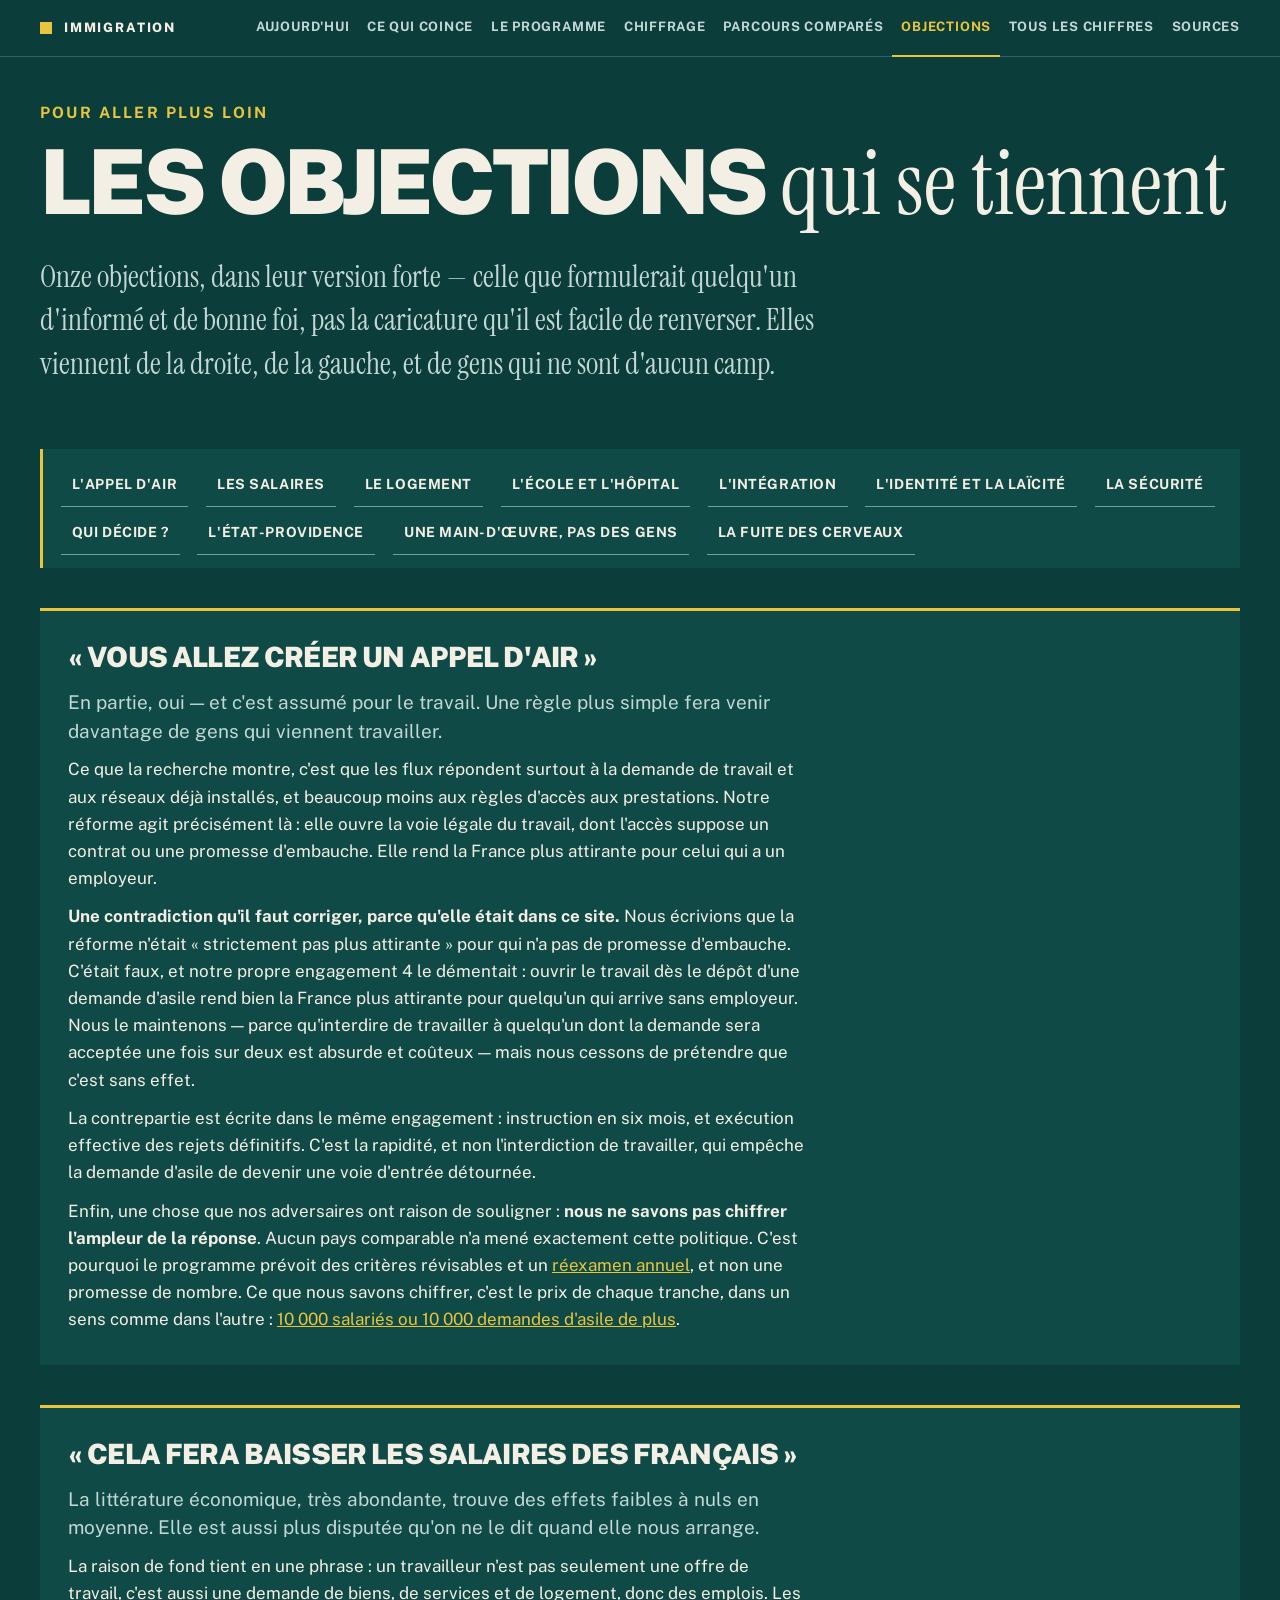
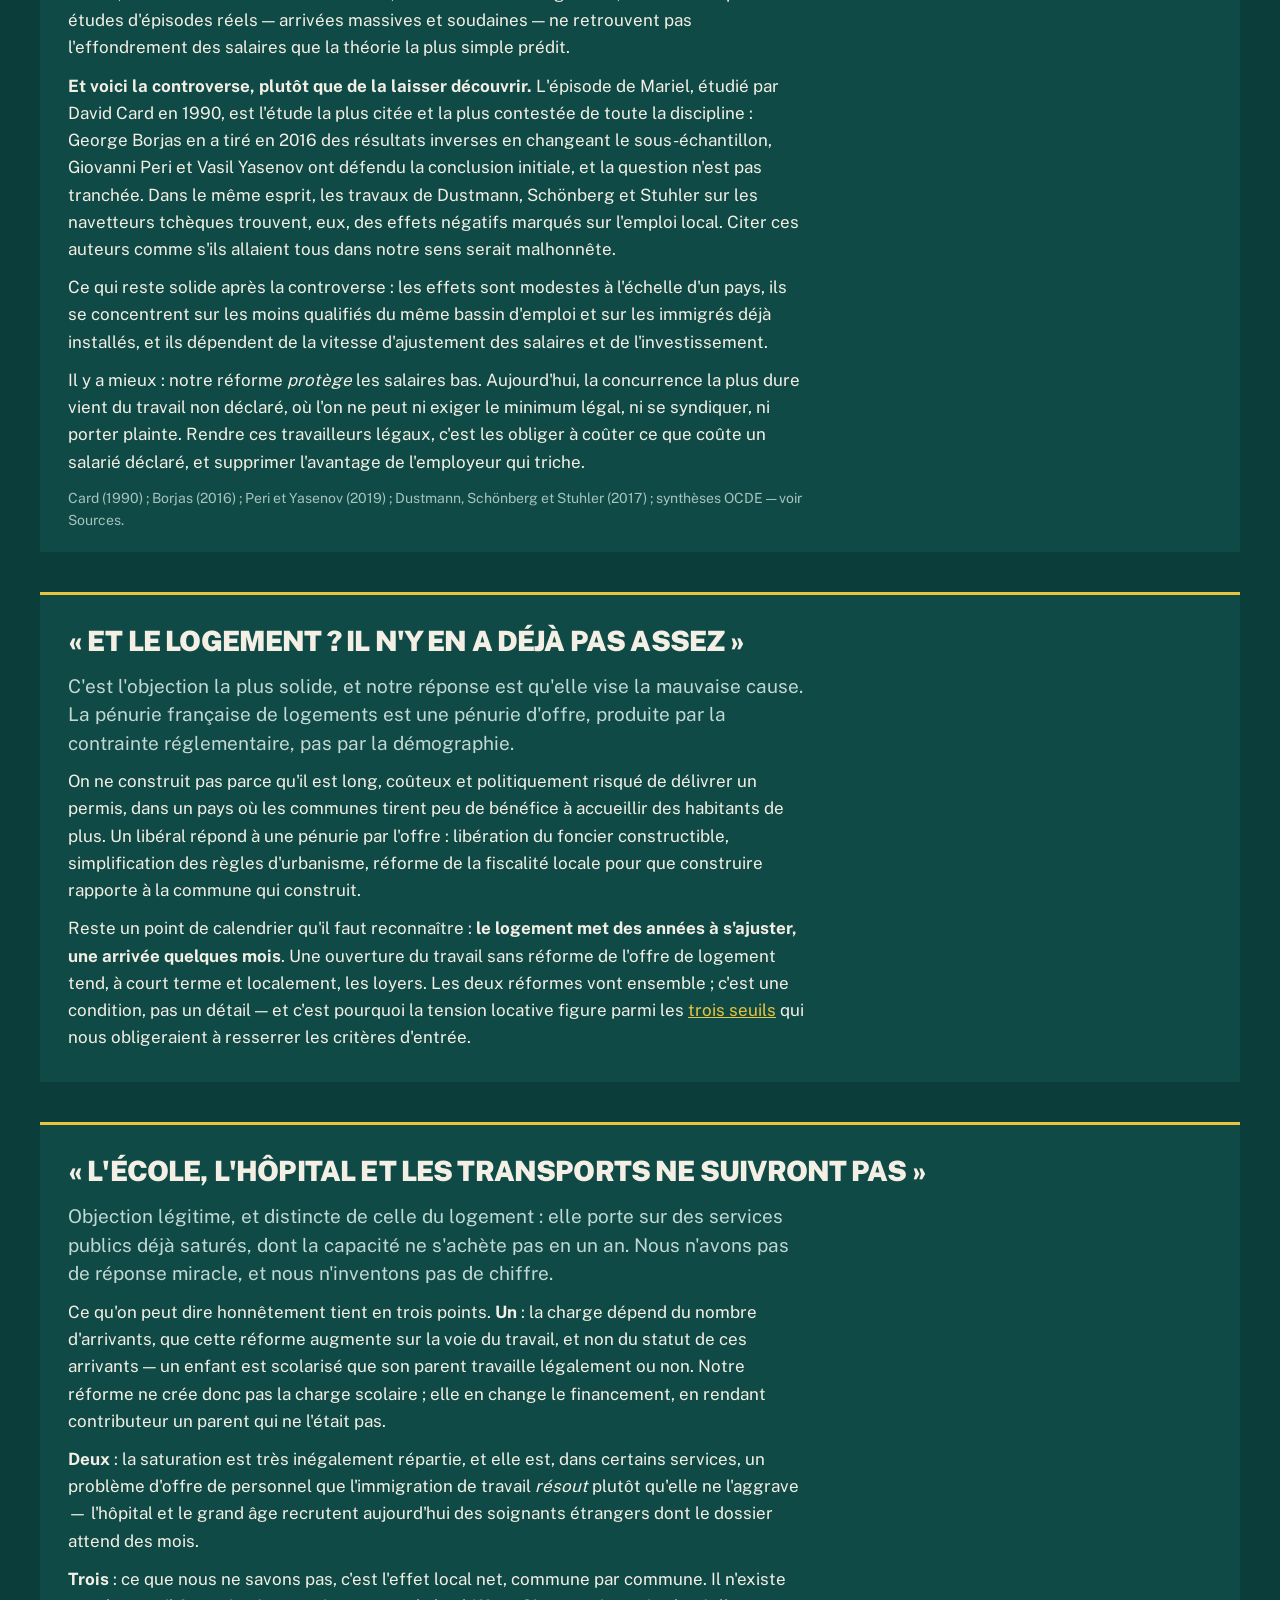
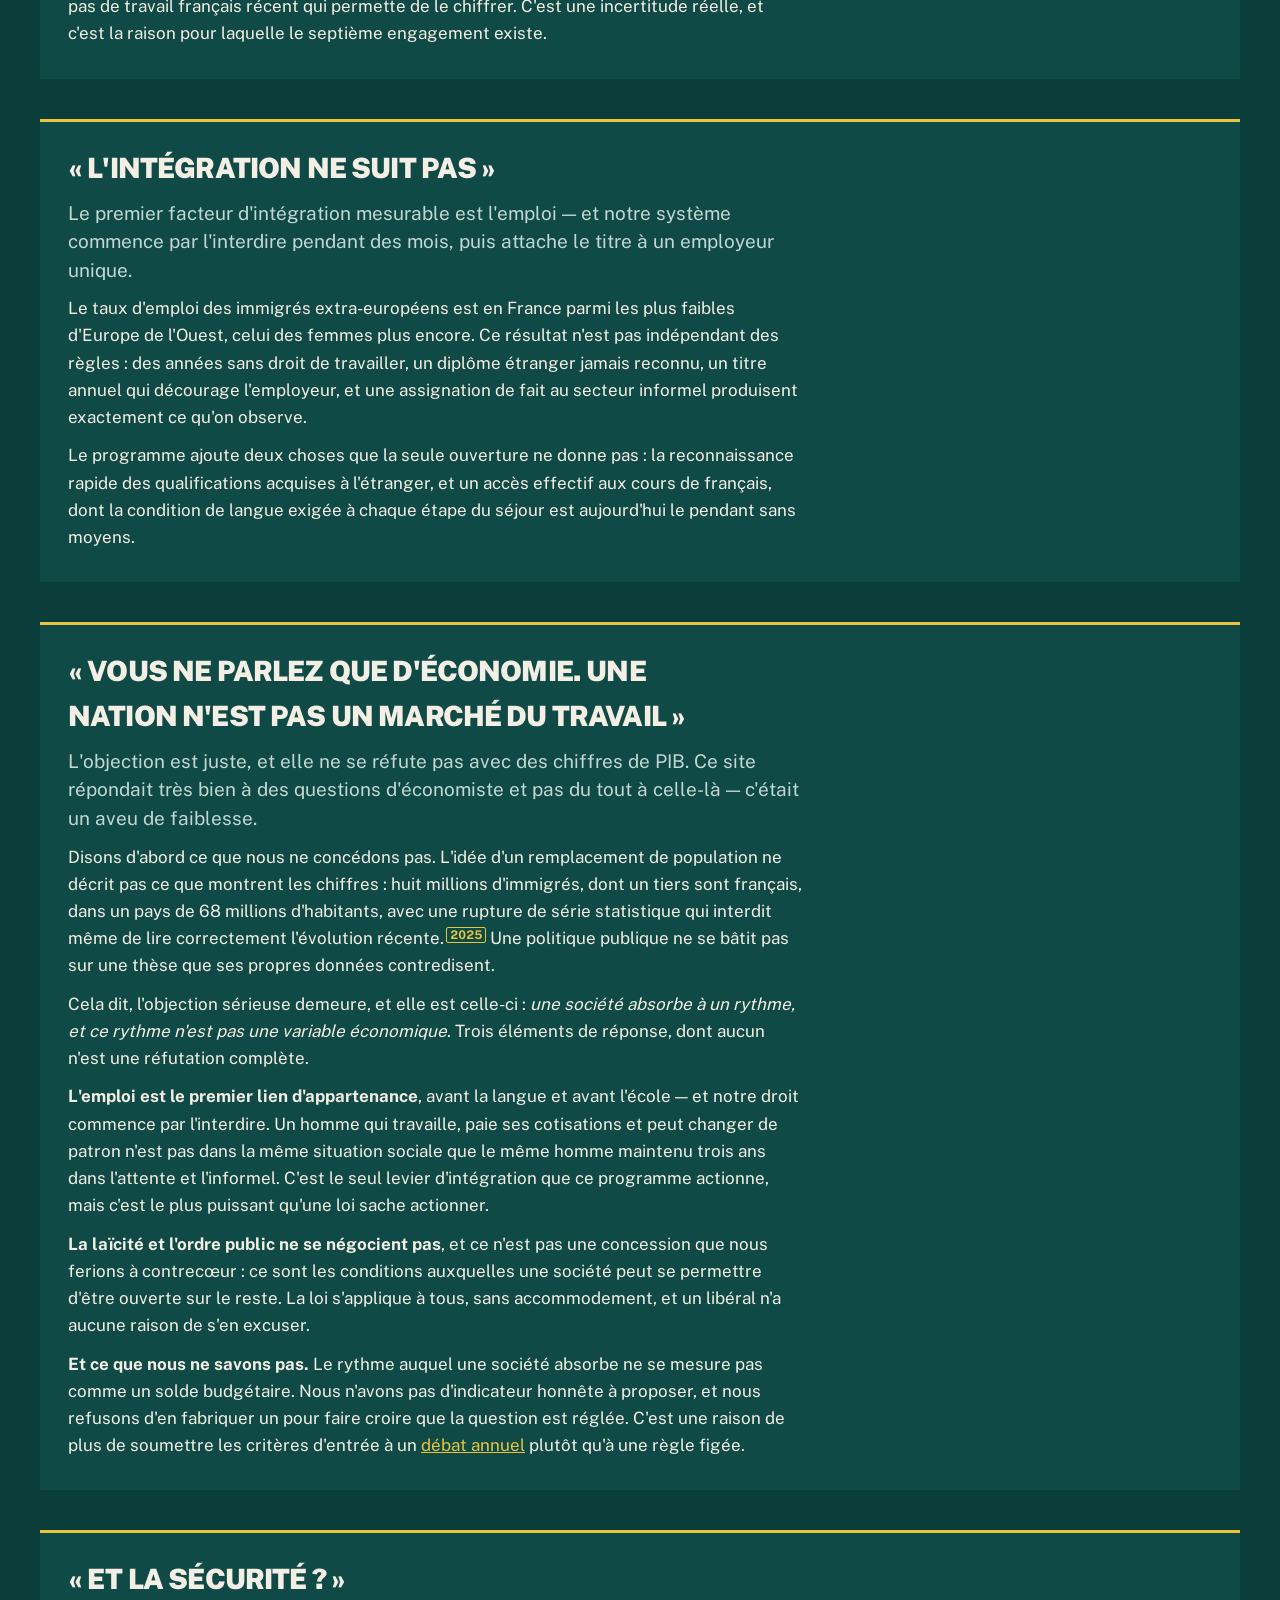
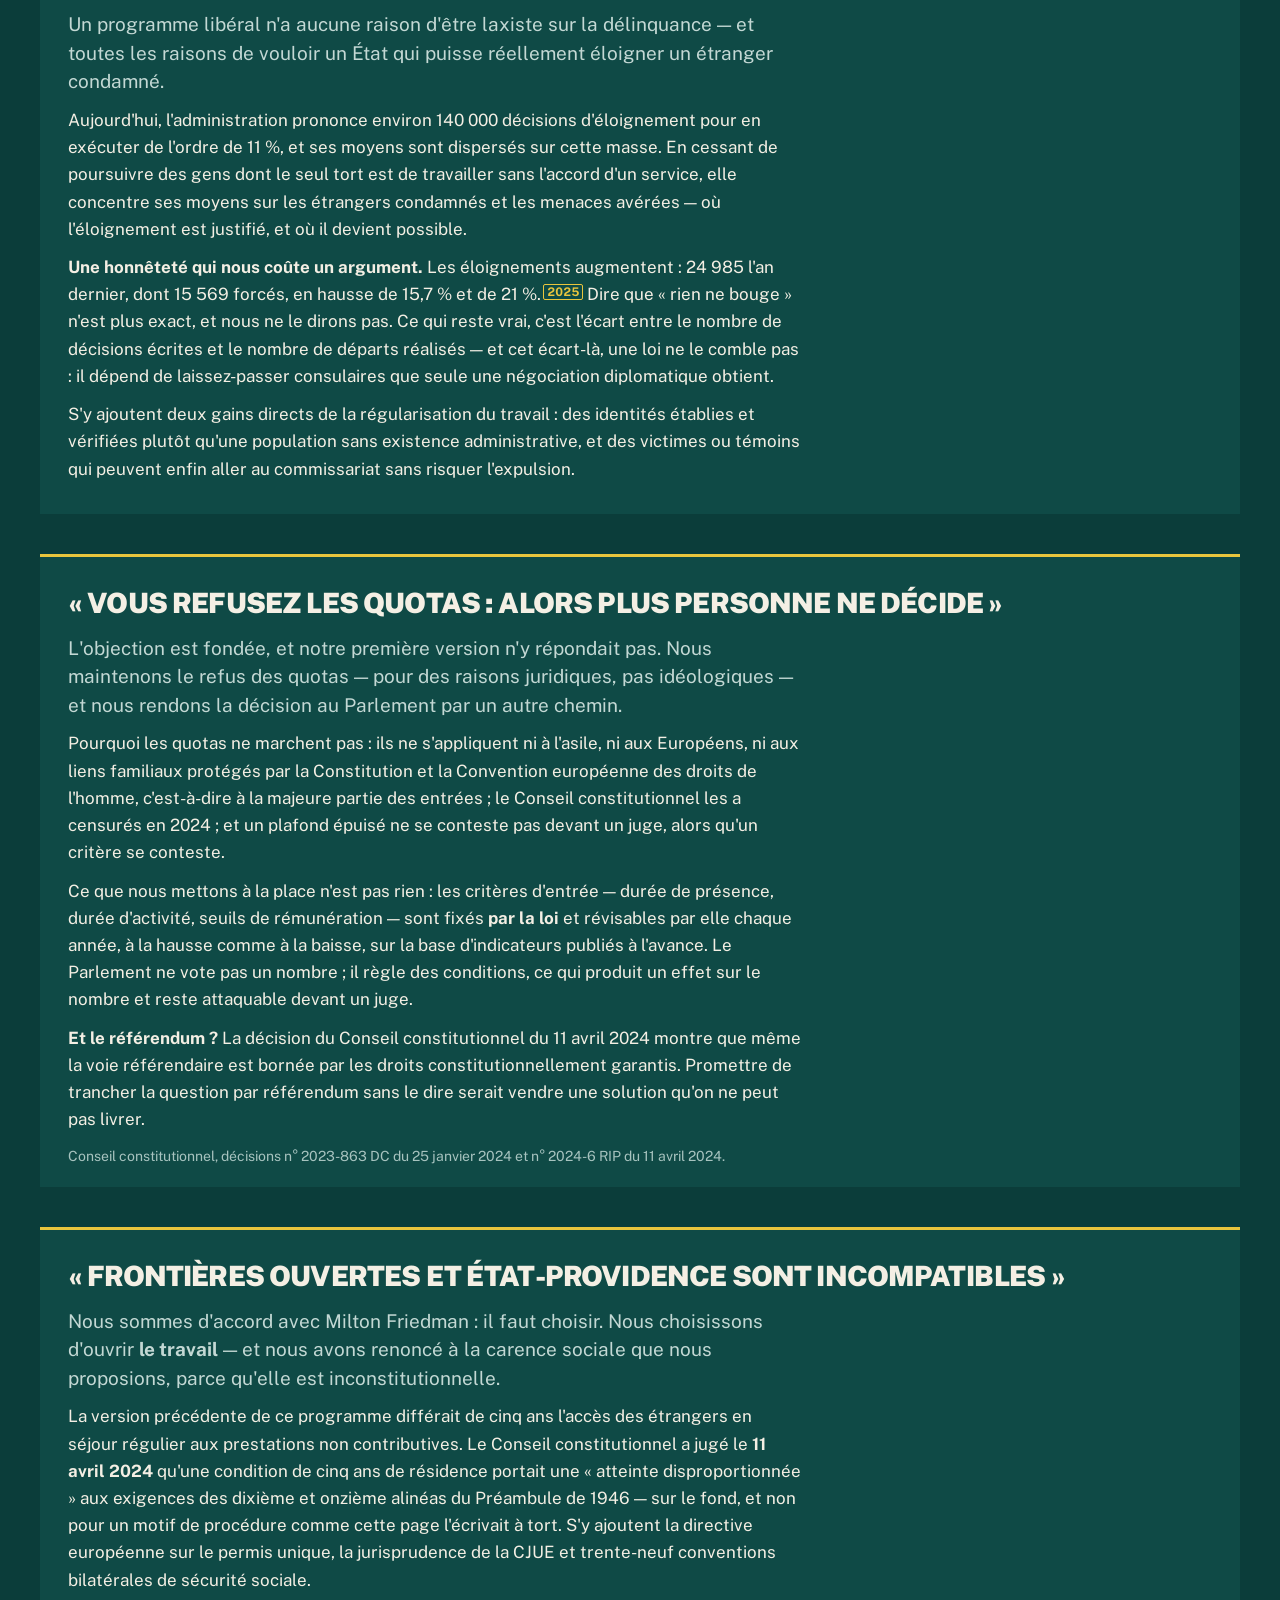
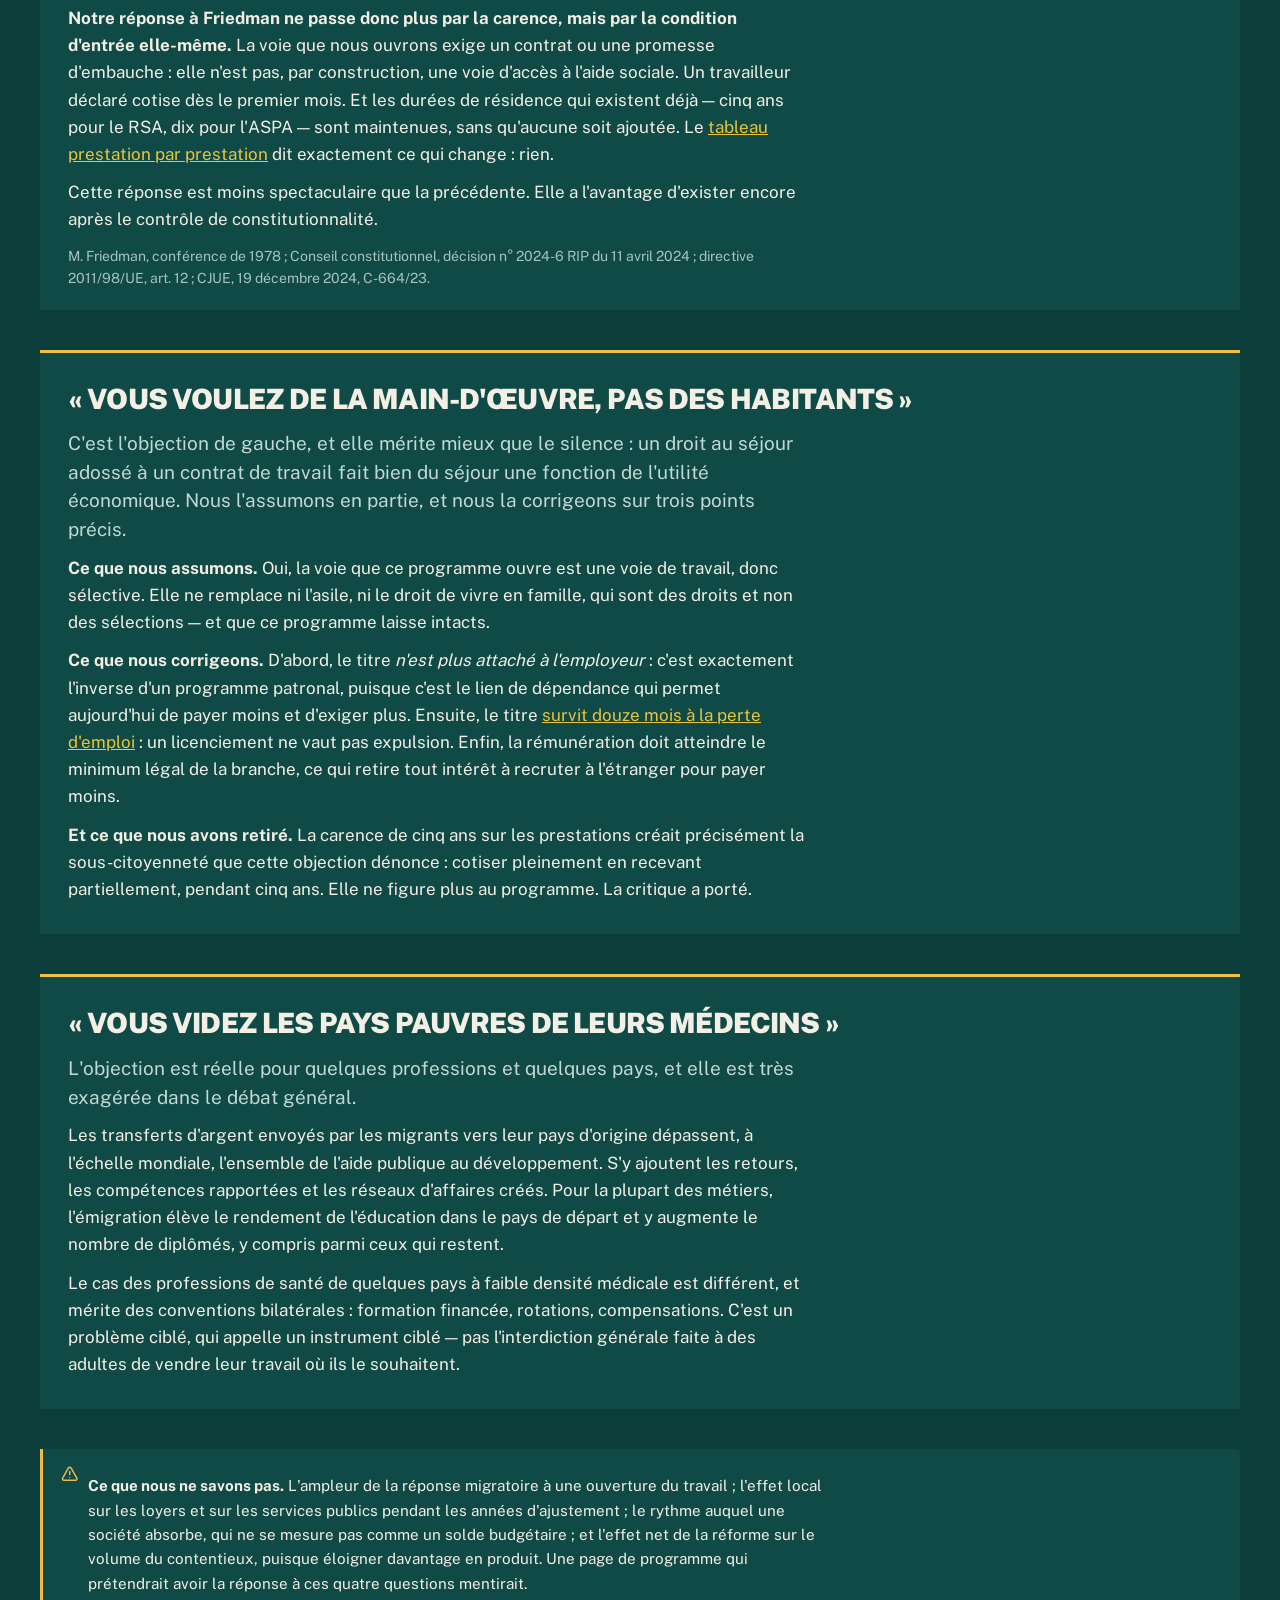
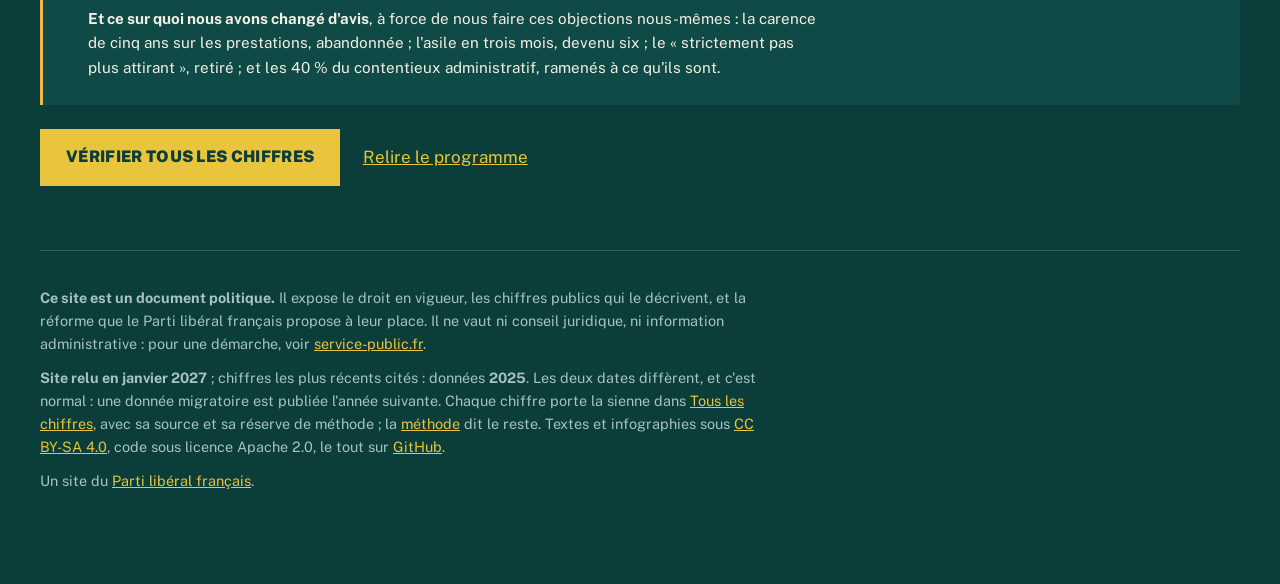
<file: objections.html>
<!doctype html>
<html lang="fr">
<head>
<meta charset="utf-8">
<meta name="viewport" content="width=device-width, initial-scale=1">
<!-- La couleur du bandeau du navigateur, sur téléphone : la page commence là
     où la barre d'adresse finit, sans liseré d'une autre couleur entre les
     deux. -->
<meta name="theme-color" content="#0b3d3a">
<title>Objections — et ce que nous y répondons</title>
<meta name="description" content="Appel d&#x27;air, salaires, logement, services publics, intégration, identité, sécurité, souveraineté, État-providence, sous-citoyenneté, fuite des cerveaux : onze objections au programme libéral sur l&#x27;immigration, et leurs réponses.">
<meta property="og:title" content="Objections — et ce que nous y répondons">
<meta property="og:description" content="Appel d&#x27;air, salaires, logement, services publics, intégration, identité, sécurité, souveraineté, État-providence, sous-citoyenneté, fuite des cerveaux : onze objections au programme libéral sur l&#x27;immigration, et leurs réponses.">
<meta property="og:type" content="website">
<link rel="icon" href="moteur/icone.svg" type="image/svg+xml">
<link rel="apple-touch-icon" href="moteur/icone.svg">
<link rel="stylesheet" href="moteur/style.css">
</head>
<body>
<a class="evitement" href="#contenu">Aller au contenu</a>
<header class="bandeau"><div class="interieur">
  <p class="nom"><a href="index.html"><svg class="icone" xmlns="http://www.w3.org/2000/svg" viewBox="0 0 24 24" fill="none" stroke="currentColor" stroke-width="2" stroke-linecap="round" stroke-linejoin="round" aria-hidden="true" focusable="false"><path d="M16 7h6v6"/><path d="m22 7-8.5 8.5-5-5L2 17"/></svg><span>Immigration</span></a></p>
  <nav aria-label="Navigation principale"><span class="groupe"><span class="etiquette">Le constat</span><span class="liens"><a href="aujourdhui.html">Aujourd&#x27;hui</a><a href="blocages.html">Ce qui coince</a></span></span><span class="groupe"><span class="etiquette">La proposition</span><span class="liens"><a href="programme.html">Le programme</a><a href="chiffrage.html">Chiffrage</a><a href="parcours.html">Parcours comparés</a></span></span><span class="groupe"><span class="etiquette">Pour aller plus loin</span><span class="liens"><a href="objections.html" aria-current="page">Objections</a><a href="chiffres.html">Tous les chiffres</a><a href="sources.html">Sources</a></span></span></nav>
</div></header>
<main id="contenu" tabindex="-1">
<div class="affiche"><p class="surtitre">Pour aller plus loin</p><h1>Les objections <span class="serif">qui se tiennent</span></h1><p class="chapeau">Onze objections, dans leur version forte — celle que formulerait quelqu'un d'informé et de bonne foi, pas la caricature qu'il est facile de renverser. Elles viennent de la droite, de la gauche, et de gens qui ne sont d'aucun camp.</p></div><nav class="plan" aria-label="Dans cette page"><p class="etiquette">Dans cette page</p><ol><li><a href="#appel-air">L&#x27;appel d&#x27;air</a></li><li><a href="#salaires">Les salaires</a></li><li><a href="#logement">Le logement</a></li><li><a href="#services-publics">L&#x27;école et l&#x27;hôpital</a></li><li><a href="#integration">L&#x27;intégration</a></li><li><a href="#identite">L&#x27;identité et la laïcité</a></li><li><a href="#securite">La sécurité</a></li><li><a href="#souverainete">Qui décide ?</a></li><li><a href="#providence">L&#x27;État-providence</a></li><li><a href="#sous-citoyennete">Une main-d&#x27;œuvre, pas des gens</a></li><li><a href="#cerveaux">La fuite des cerveaux</a></li></ol></nav><section class="cle" id="appel-air"><h3>« Vous allez créer un appel d&#x27;air »</h3><p class="reponse">En partie, oui — et c'est assumé pour le travail. Une règle plus simple fera venir davantage de gens qui viennent travailler.</p><p>Ce que la recherche montre, c'est que les flux répondent surtout à la demande de travail et aux réseaux déjà installés, et beaucoup moins aux règles d'accès aux prestations. Notre réforme agit précisément là : elle ouvre la voie légale du travail, dont l'accès suppose un contrat ou une promesse d'embauche. Elle rend la France plus attirante pour celui qui a un employeur.</p><p><strong>Une contradiction qu'il faut corriger, parce qu'elle était dans ce site.</strong> Nous écrivions que la réforme n'était « strictement pas plus attirante » pour qui n'a pas de promesse d'embauche. C'était faux, et notre propre engagement 4 le démentait : ouvrir le travail dès le dépôt d'une demande d'asile rend bien la France plus attirante pour quelqu'un qui arrive sans employeur. Nous le maintenons — parce qu'interdire de travailler à quelqu'un dont la demande sera acceptée une fois sur deux est absurde et coûteux — mais nous cessons de prétendre que c'est sans effet.</p><p>La contrepartie est écrite dans le même engagement : instruction en six mois, et exécution effective des rejets définitifs. C'est la rapidité, et non l'interdiction de travailler, qui empêche la demande d'asile de devenir une voie d'entrée détournée.</p><p>Enfin, une chose que nos adversaires ont raison de souligner : <strong>nous ne savons pas chiffrer l'ampleur de la réponse</strong>. Aucun pays comparable n'a mené exactement cette politique. C'est pourquoi le programme prévoit des critères révisables et un <a href="programme.html#sept">réexamen annuel</a>, et non une promesse de nombre. Ce que nous savons chiffrer, c'est le prix de chaque tranche, dans un sens comme dans l'autre : <a href="chiffrage.html#flux">10 000 salariés ou 10 000 demandes d'asile de plus</a>.</p></section><section class="cle" id="salaires"><h3>« Cela fera baisser les salaires des Français »</h3><p class="reponse">La littérature économique, très abondante, trouve des effets faibles à nuls en moyenne. Elle est aussi plus disputée qu'on ne le dit quand elle nous arrange.</p><p>La raison de fond tient en une phrase : un travailleur n'est pas seulement une offre de travail, c'est aussi une demande de biens, de services et de logement, donc des emplois. Les études d'épisodes réels — arrivées massives et soudaines — ne retrouvent pas l'effondrement des salaires que la théorie la plus simple prédit.</p><p><strong>Et voici la controverse, plutôt que de la laisser découvrir.</strong> L'épisode de Mariel, étudié par David Card en 1990, est l'étude la plus citée et la plus contestée de toute la discipline : George Borjas en a tiré en 2016 des résultats inverses en changeant le sous-échantillon, Giovanni Peri et Vasil Yasenov ont défendu la conclusion initiale, et la question n'est pas tranchée. Dans le même esprit, les travaux de Dustmann, Schönberg et Stuhler sur les navetteurs tchèques trouvent, eux, des effets négatifs marqués sur l'emploi local. Citer ces auteurs comme s'ils allaient tous dans notre sens serait malhonnête.</p><p>Ce qui reste solide après la controverse : les effets sont modestes à l'échelle d'un pays, ils se concentrent sur les moins qualifiés du même bassin d'emploi et sur les immigrés déjà installés, et ils dépendent de la vitesse d'ajustement des salaires et de l'investissement.</p><p>Il y a mieux : notre réforme <em>protège</em> les salaires bas. Aujourd'hui, la concurrence la plus dure vient du travail non déclaré, où l'on ne peut ni exiger le minimum légal, ni se syndiquer, ni porter plainte. Rendre ces travailleurs légaux, c'est les obliger à coûter ce que coûte un salarié déclaré, et supprimer l'avantage de l'employeur qui triche.</p><p class="source">Card (1990) ; Borjas (2016) ; Peri et Yasenov (2019) ; Dustmann, Schönberg et Stuhler (2017) ; synthèses OCDE — voir Sources.</p></section><section class="cle" id="logement"><h3>« Et le logement ? Il n&#x27;y en a déjà pas assez »</h3><p class="reponse">C'est l'objection la plus solide, et notre réponse est qu'elle vise la mauvaise cause. La pénurie française de logements est une pénurie d'offre, produite par la contrainte réglementaire, pas par la démographie.</p><p>On ne construit pas parce qu'il est long, coûteux et politiquement risqué de délivrer un permis, dans un pays où les communes tirent peu de bénéfice à accueillir des habitants de plus. Un libéral répond à une pénurie par l'offre : libération du foncier constructible, simplification des règles d'urbanisme, réforme de la fiscalité locale pour que construire rapporte à la commune qui construit.</p><p>Reste un point de calendrier qu'il faut reconnaître : <strong>le logement met des années à s'ajuster, une arrivée quelques mois</strong>. Une ouverture du travail sans réforme de l'offre de logement tend, à court terme et localement, les loyers. Les deux réformes vont ensemble ; c'est une condition, pas un détail — et c'est pourquoi la tension locative figure parmi les <a href="programme.html#sept">trois seuils</a> qui nous obligeraient à resserrer les critères d'entrée.</p></section><section class="cle" id="services-publics"><h3>« L&#x27;école, l&#x27;hôpital et les transports ne suivront pas »</h3><p class="reponse">Objection légitime, et distincte de celle du logement : elle porte sur des services publics déjà saturés, dont la capacité ne s'achète pas en un an. Nous n'avons pas de réponse miracle, et nous n'inventons pas de chiffre.</p><p>Ce qu'on peut dire honnêtement tient en trois points. <strong>Un</strong> : la charge dépend du nombre d'arrivants, que cette réforme augmente sur la voie du travail, et non du statut de ces arrivants — un enfant est scolarisé que son parent travaille légalement ou non. Notre réforme ne crée donc pas la charge scolaire ; elle en change le financement, en rendant contributeur un parent qui ne l'était pas.</p><p><strong>Deux</strong> : la saturation est très inégalement répartie, et elle est, dans certains services, un problème d'offre de personnel que l'immigration de travail <em>résout</em> plutôt qu'elle ne l'aggrave — l'hôpital et le grand âge recrutent aujourd'hui des soignants étrangers dont le dossier attend des mois.</p><p><strong>Trois</strong> : ce que nous ne savons pas, c'est l'effet local net, commune par commune. Il n'existe pas de travail français récent qui permette de le chiffrer. C'est une incertitude réelle, et c'est la raison pour laquelle le septième engagement existe.</p></section><section class="cle" id="integration"><h3>« L&#x27;intégration ne suit pas »</h3><p class="reponse">Le premier facteur d'intégration mesurable est l'emploi — et notre système commence par l'interdire pendant des mois, puis attache le titre à un employeur unique.</p><p>Le taux d'emploi des immigrés extra-européens est en France parmi les plus faibles d'Europe de l'Ouest, celui des femmes plus encore. Ce résultat n'est pas indépendant des règles : des années sans droit de travailler, un diplôme étranger jamais reconnu, un titre annuel qui décourage l'employeur, et une assignation de fait au secteur informel produisent exactement ce qu'on observe.</p><p>Le programme ajoute deux choses que la seule ouverture ne donne pas : la reconnaissance rapide des qualifications acquises à l'étranger, et un accès effectif aux cours de français, dont la condition de langue exigée à chaque étape du séjour est aujourd'hui le pendant sans moyens.</p></section><section class="cle" id="identite"><h3>« Vous ne parlez que d&#x27;économie. Une nation n&#x27;est pas un marché du travail »</h3><p class="reponse">L'objection est juste, et elle ne se réfute pas avec des chiffres de PIB. Ce site répondait très bien à des questions d'économiste et pas du tout à celle-là — c'était un aveu de faiblesse.</p><p>Disons d'abord ce que nous ne concédons pas. L'idée d'un remplacement de population ne décrit pas ce que montrent les chiffres : huit millions d'immigrés, dont un tiers sont français, dans un pays de 68 millions d'habitants, avec une rupture de série statistique qui interdit même de lire correctement l'évolution récente.<a class="renvoi" href="chiffres.html#c-immigres" title="Personnes nées étrangères à l&#x27;étranger et vivant en France, qu&#x27;elles soient devenues françaises ou non — INSEE, « L&#x27;essentiel sur… les immigrés et les étrangers », données 2025"><span class="hors-ecran">Source du chiffre, année des données : </span>2025</a> Une politique publique ne se bâtit pas sur une thèse que ses propres données contredisent.</p><p>Cela dit, l'objection sérieuse demeure, et elle est celle-ci : <em>une société absorbe à un rythme, et ce rythme n'est pas une variable économique</em>. Trois éléments de réponse, dont aucun n'est une réfutation complète.</p><p><strong>L'emploi est le premier lien d'appartenance</strong>, avant la langue et avant l'école — et notre droit commence par l'interdire. Un homme qui travaille, paie ses cotisations et peut changer de patron n'est pas dans la même situation sociale que le même homme maintenu trois ans dans l'attente et l'informel. C'est le seul levier d'intégration que ce programme actionne, mais c'est le plus puissant qu'une loi sache actionner.</p><p><strong>La laïcité et l'ordre public ne se négocient pas</strong>, et ce n'est pas une concession que nous ferions à contrecœur : ce sont les conditions auxquelles une société peut se permettre d'être ouverte sur le reste. La loi s'applique à tous, sans accommodement, et un libéral n'a aucune raison de s'en excuser.</p><p><strong>Et ce que nous ne savons pas.</strong> Le rythme auquel une société absorbe ne se mesure pas comme un solde budgétaire. Nous n'avons pas d'indicateur honnête à proposer, et nous refusons d'en fabriquer un pour faire croire que la question est réglée. C'est une raison de plus de soumettre les critères d'entrée à un <a href="programme.html#sept">débat annuel</a> plutôt qu'à une règle figée.</p></section><section class="cle" id="securite"><h3>« Et la sécurité ? »</h3><p class="reponse">Un programme libéral n'a aucune raison d'être laxiste sur la délinquance — et toutes les raisons de vouloir un État qui puisse réellement éloigner un étranger condamné.</p><p>Aujourd'hui, l'administration prononce environ 140 000 décisions d'éloignement pour en exécuter de l'ordre de 11 %, et ses moyens sont dispersés sur cette masse. En cessant de poursuivre des gens dont le seul tort est de travailler sans l'accord d'un service, elle concentre ses moyens sur les étrangers condamnés et les menaces avérées — où l'éloignement est justifié, et où il devient possible.</p><p><strong>Une honnêteté qui nous coûte un argument.</strong> Les éloignements augmentent : 24 985 l'an dernier, dont 15 569 forcés, en hausse de 15,7 % et de 21 %.<a class="renvoi" href="chiffres.html#c-eloignements" title="Éloignements réalisés en un an — Ministère de l&#x27;Intérieur, DGEF/DSED, « L&#x27;essentiel de l&#x27;immigration » — données 2025, données 2025"><span class="hors-ecran">Source du chiffre, année des données : </span>2025</a> Dire que « rien ne bouge » n'est plus exact, et nous ne le dirons pas. Ce qui reste vrai, c'est l'écart entre le nombre de décisions écrites et le nombre de départs réalisés — et cet écart-là, une loi ne le comble pas : il dépend de laissez-passer consulaires que seule une négociation diplomatique obtient.</p><p>S'y ajoutent deux gains directs de la régularisation du travail : des identités établies et vérifiées plutôt qu'une population sans existence administrative, et des victimes ou témoins qui peuvent enfin aller au commissariat sans risquer l'expulsion.</p></section><section class="cle" id="souverainete"><h3>« Vous refusez les quotas : alors plus personne ne décide »</h3><p class="reponse">L'objection est fondée, et notre première version n'y répondait pas. Nous maintenons le refus des quotas — pour des raisons juridiques, pas idéologiques — et nous rendons la décision au Parlement par un autre chemin.</p><p>Pourquoi les quotas ne marchent pas : ils ne s'appliquent ni à l'asile, ni aux Européens, ni aux liens familiaux protégés par la Constitution et la Convention européenne des droits de l'homme, c'est-à-dire à la majeure partie des entrées ; le Conseil constitutionnel les a censurés en 2024 ; et un plafond épuisé ne se conteste pas devant un juge, alors qu'un critère se conteste.</p><p>Ce que nous mettons à la place n'est pas rien : les critères d'entrée — durée de présence, durée d'activité, seuils de rémunération — sont fixés <strong>par la loi</strong> et révisables par elle chaque année, à la hausse comme à la baisse, sur la base d'indicateurs publiés à l'avance. Le Parlement ne vote pas un nombre ; il règle des conditions, ce qui produit un effet sur le nombre et reste attaquable devant un juge.</p><p><strong>Et le référendum ?</strong> La décision du Conseil constitutionnel du 11 avril 2024 montre que même la voie référendaire est bornée par les droits constitutionnellement garantis. Promettre de trancher la question par référendum sans le dire serait vendre une solution qu'on ne peut pas livrer.</p><p class="source">Conseil constitutionnel, décisions n° 2023-863 DC du 25 janvier 2024 et n° 2024-6 RIP du 11 avril 2024.</p></section><section class="cle" id="providence"><h3>« Frontières ouvertes et État-providence sont incompatibles »</h3><p class="reponse">Nous sommes d'accord avec Milton Friedman : il faut choisir. Nous choisissons d'ouvrir <strong>le travail</strong> — et nous avons renoncé à la carence sociale que nous proposions, parce qu'elle est inconstitutionnelle.</p><p>La version précédente de ce programme différait de cinq ans l'accès des étrangers en séjour régulier aux prestations non contributives. Le Conseil constitutionnel a jugé le <strong>11 avril 2024</strong> qu'une condition de cinq ans de résidence portait une « atteinte disproportionnée » aux exigences des dixième et onzième alinéas du Préambule de 1946 — sur le fond, et non pour un motif de procédure comme cette page l'écrivait à tort. S'y ajoutent la directive européenne sur le permis unique, la jurisprudence de la CJUE et trente-neuf conventions bilatérales de sécurité sociale.</p><p><strong>Notre réponse à Friedman ne passe donc plus par la carence, mais par la condition d'entrée elle-même.</strong> La voie que nous ouvrons exige un contrat ou une promesse d'embauche : elle n'est pas, par construction, une voie d'accès à l'aide sociale. Un travailleur déclaré cotise dès le premier mois. Et les durées de résidence qui existent déjà — cinq ans pour le RSA, dix pour l'ASPA — sont maintenues, sans qu'aucune soit ajoutée. Le <a href="programme.html#cinq">tableau prestation par prestation</a> dit exactement ce qui change : rien.</p><p>Cette réponse est moins spectaculaire que la précédente. Elle a l'avantage d'exister encore après le contrôle de constitutionnalité.</p><p class="source">M. Friedman, conférence de 1978 ; Conseil constitutionnel, décision n° 2024-6 RIP du 11 avril 2024 ; directive 2011/98/UE, art. 12 ; CJUE, 19 décembre 2024, C-664/23.</p></section><section class="cle" id="sous-citoyennete"><h3>« Vous voulez de la main-d&#x27;œuvre, pas des habitants »</h3><p class="reponse">C'est l'objection de gauche, et elle mérite mieux que le silence : un droit au séjour adossé à un contrat de travail fait bien du séjour une fonction de l'utilité économique. Nous l'assumons en partie, et nous la corrigeons sur trois points précis.</p><p><strong>Ce que nous assumons.</strong> Oui, la voie que ce programme ouvre est une voie de travail, donc sélective. Elle ne remplace ni l'asile, ni le droit de vivre en famille, qui sont des droits et non des sélections — et que ce programme laisse intacts.</p><p><strong>Ce que nous corrigeons.</strong> D'abord, le titre <em>n'est plus attaché à l'employeur</em> : c'est exactement l'inverse d'un programme patronal, puisque c'est le lien de dépendance qui permet aujourd'hui de payer moins et d'exiger plus. Ensuite, le titre <a href="programme.html#perte-emploi">survit douze mois à la perte d'emploi</a> : un licenciement ne vaut pas expulsion. Enfin, la rémunération doit atteindre le minimum légal de la branche, ce qui retire tout intérêt à recruter à l'étranger pour payer moins.</p><p><strong>Et ce que nous avons retiré.</strong> La carence de cinq ans sur les prestations créait précisément la sous-citoyenneté que cette objection dénonce : cotiser pleinement en recevant partiellement, pendant cinq ans. Elle ne figure plus au programme. La critique a porté.</p></section><section class="cle" id="cerveaux"><h3>« Vous videz les pays pauvres de leurs médecins »</h3><p class="reponse">L'objection est réelle pour quelques professions et quelques pays, et elle est très exagérée dans le débat général.</p><p>Les transferts d'argent envoyés par les migrants vers leur pays d'origine dépassent, à l'échelle mondiale, l'ensemble de l'aide publique au développement. S'y ajoutent les retours, les compétences rapportées et les réseaux d'affaires créés. Pour la plupart des métiers, l'émigration élève le rendement de l'éducation dans le pays de départ et y augmente le nombre de diplômés, y compris parmi ceux qui restent.</p><p>Le cas des professions de santé de quelques pays à faible densité médicale est différent, et mérite des conventions bilatérales : formation financée, rotations, compensations. C'est un problème ciblé, qui appelle un instrument ciblé — pas l'interdiction générale faite à des adultes de vendre leur travail où ils le souhaitent.</p></section><div class="note avertissement"><svg class="icone" xmlns="http://www.w3.org/2000/svg" viewBox="0 0 24 24" fill="none" stroke="currentColor" stroke-width="2" stroke-linecap="round" stroke-linejoin="round" role="img"><title>Attention</title><path d="m21.73 18-8-14a2 2 0 0 0-3.48 0l-8 14A2 2 0 0 0 4 21h16a2 2 0 0 0 1.73-3"/><path d="M12 9v4"/><path d="M12 17h.01"/></svg><div><p><strong>Ce que nous ne savons pas.</strong> L'ampleur de la réponse migratoire à une ouverture du travail ; l'effet local sur les loyers et sur les services publics pendant les années d'ajustement ; le rythme auquel une société absorbe, qui ne se mesure pas comme un solde budgétaire ; et l'effet net de la réforme sur le volume du contentieux, puisque éloigner davantage en produit. Une page de programme qui prétendrait avoir la réponse à ces quatre questions mentirait.</p><p><strong>Et ce sur quoi nous avons changé d'avis</strong>, à force de nous faire ces objections nous-mêmes : la carence de cinq ans sur les prestations, abandonnée ; l'asile en trois mois, devenu six ; le « strictement pas plus attirant », retiré ; et les 40 % du contentieux administratif, ramenés à ce qu'ils sont.</p></div></div>
<div class="actions">
  <a class="bouton" href="chiffres.html">Vérifier tous les chiffres</a>
  <a href="programme.html">Relire le programme</a>
</div>

</main>
<footer>
  <p><strong>Ce site est un document politique.</strong> Il expose le droit
  en vigueur, les chiffres publics qui le décrivent, et la réforme que le
  Parti libéral français propose à leur place. Il ne vaut ni conseil
  juridique, ni information administrative : pour une démarche, voir
  <a href="https://www.service-public.fr/particuliers/vosdroits/N110">service-public.fr</a>.</p>
  <p><strong>Site relu en janvier 2027</strong> ; chiffres les plus récents
  cités : données <strong>2025</strong>. Les deux dates diffèrent, et
  c'est normal : une donnée migratoire est publiée l'année suivante. Chaque
  chiffre porte la sienne dans <a href="chiffres.html">Tous les chiffres</a>,
  avec sa source et sa réserve de méthode ; la
  <a href="sources.html">méthode</a> dit le reste. Textes et infographies sous
  <a href="https://creativecommons.org/licenses/by-sa/4.0/deed.fr">CC BY-SA 4.0</a>,
  code sous licence Apache 2.0, le tout sur <a href="https://github.com/g-pliberal/immigration">GitHub</a>.</p>
  <p class="retour-site">Un site du
  <a href="https://partiliberalfrancais.fr/" target="_top">Parti libéral français</a>.</p>
</footer>
</body>
</html>
</file>
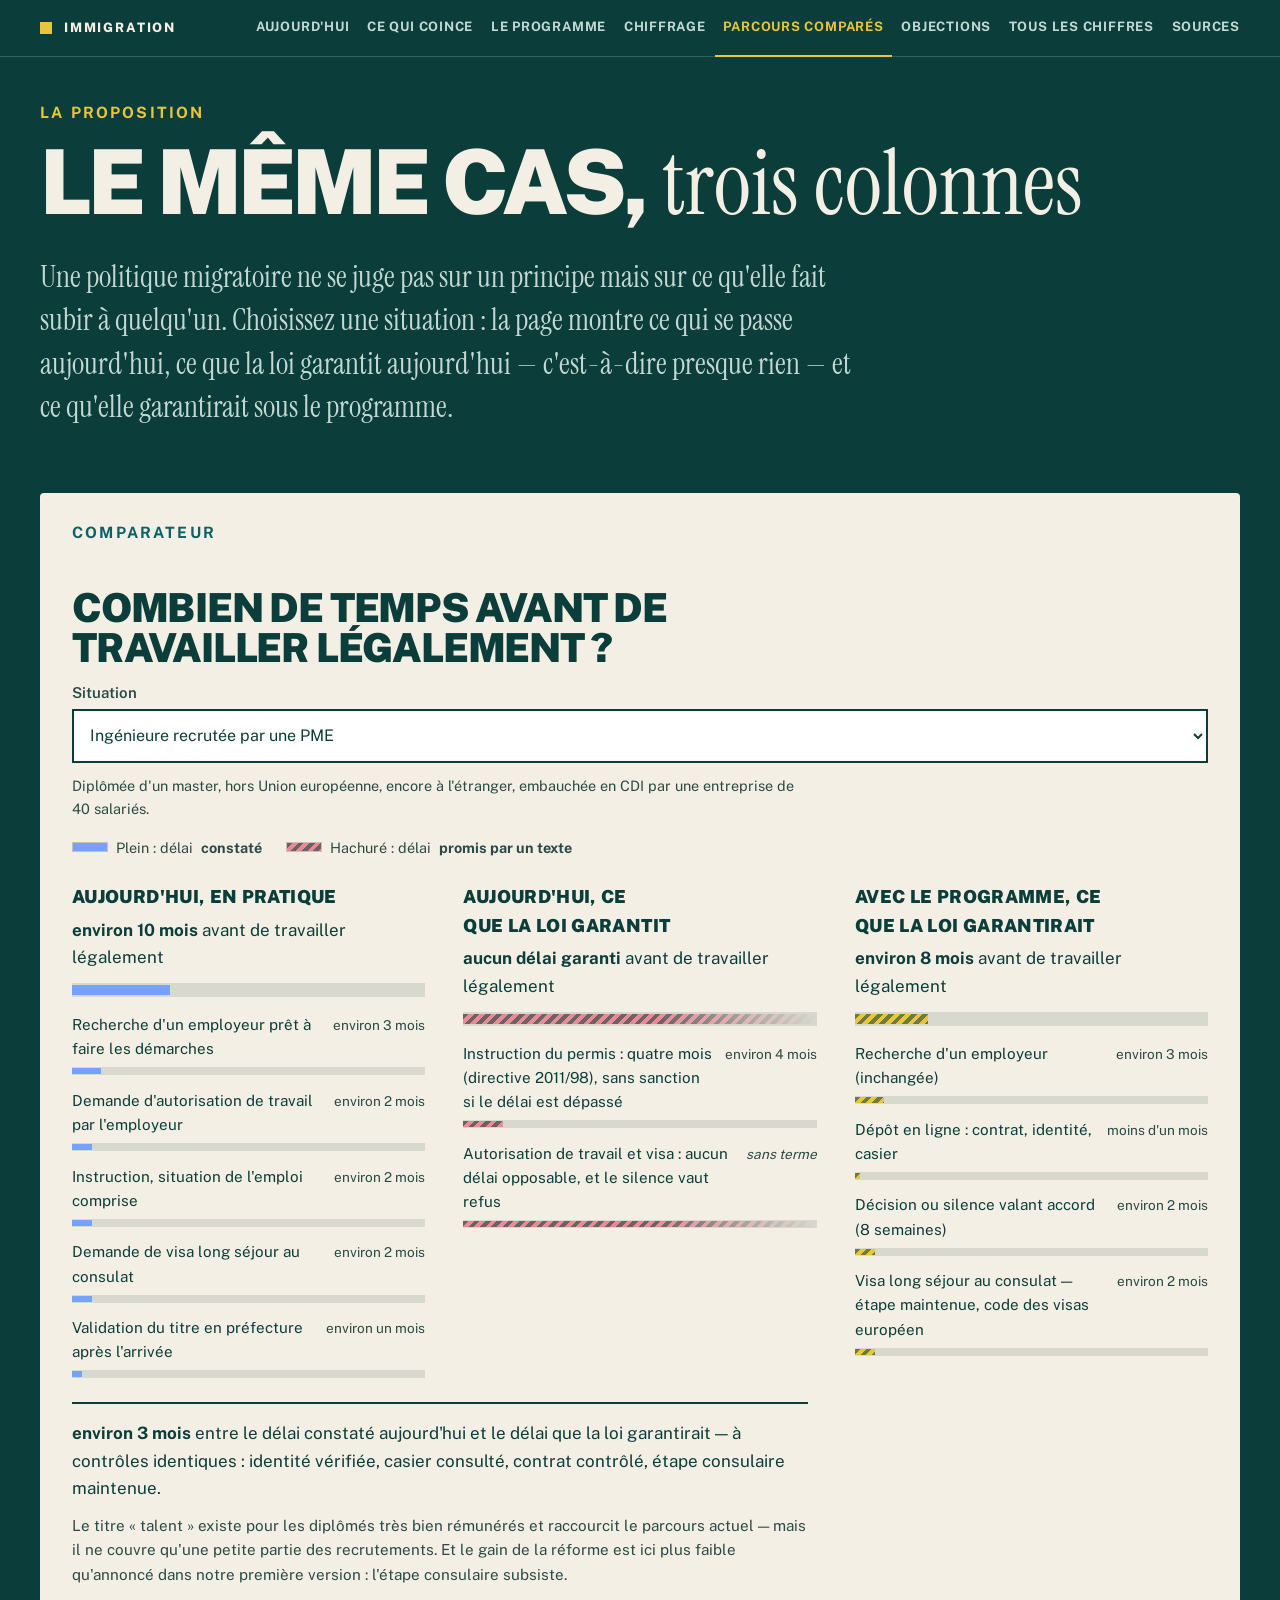
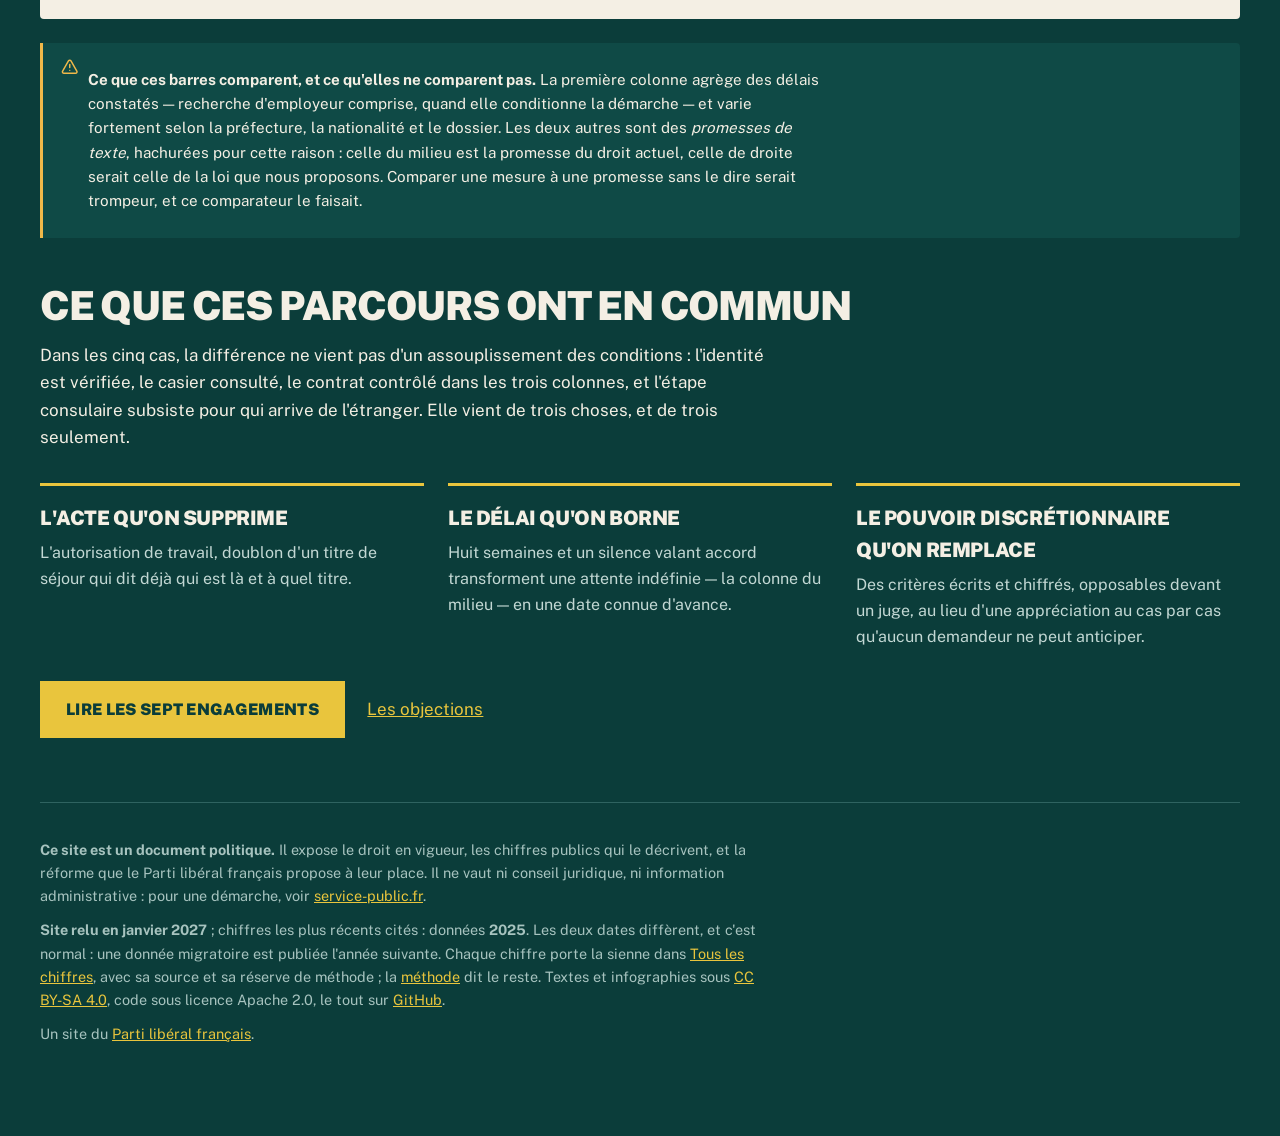
<file: parcours.html>
<!doctype html>
<html lang="fr">
<head>
<meta charset="utf-8">
<meta name="viewport" content="width=device-width, initial-scale=1">
<!-- La couleur du bandeau du navigateur, sur téléphone : la page commence là
     où la barre d'adresse finit, sans liseré d'une autre couleur entre les
     deux. -->
<meta name="theme-color" content="#0b3d3a">
<title>Parcours comparés — aujourd&#x27;hui et sous la réforme</title>
<meta name="description" content="Ingénieure, aide-soignante, saisonnier, étudiant diplômé, demandeur d&#x27;asile : combien de temps avant de travailler légalement en France en pratique, ce que la loi garantit aujourd&#x27;hui, et ce qu&#x27;elle garantirait sous le programme libéral.">
<meta property="og:title" content="Parcours comparés — aujourd&#x27;hui et sous la réforme">
<meta property="og:description" content="Ingénieure, aide-soignante, saisonnier, étudiant diplômé, demandeur d&#x27;asile : combien de temps avant de travailler légalement en France en pratique, ce que la loi garantit aujourd&#x27;hui, et ce qu&#x27;elle garantirait sous le programme libéral.">
<meta property="og:type" content="website">
<link rel="icon" href="moteur/icone.svg" type="image/svg+xml">
<link rel="apple-touch-icon" href="moteur/icone.svg">
<link rel="stylesheet" href="moteur/style.css">
</head>
<body>
<a class="evitement" href="#contenu">Aller au contenu</a>
<header class="bandeau"><div class="interieur">
  <p class="nom"><a href="index.html"><svg class="icone" xmlns="http://www.w3.org/2000/svg" viewBox="0 0 24 24" fill="none" stroke="currentColor" stroke-width="2" stroke-linecap="round" stroke-linejoin="round" aria-hidden="true" focusable="false"><path d="M16 7h6v6"/><path d="m22 7-8.5 8.5-5-5L2 17"/></svg><span>Immigration</span></a></p>
  <nav aria-label="Navigation principale"><span class="groupe"><span class="etiquette">Le constat</span><span class="liens"><a href="aujourdhui.html">Aujourd&#x27;hui</a><a href="blocages.html">Ce qui coince</a></span></span><span class="groupe"><span class="etiquette">La proposition</span><span class="liens"><a href="programme.html">Le programme</a><a href="chiffrage.html">Chiffrage</a><a href="parcours.html" aria-current="page">Parcours comparés</a></span></span><span class="groupe"><span class="etiquette">Pour aller plus loin</span><span class="liens"><a href="objections.html">Objections</a><a href="chiffres.html">Tous les chiffres</a><a href="sources.html">Sources</a></span></span></nav>
</div></header>
<main id="contenu" tabindex="-1">
<div class="affiche"><p class="surtitre">La proposition</p><h1>Le même cas, <span class="serif">trois colonnes</span></h1><p class="chapeau">Une politique migratoire ne se juge pas sur un principe mais sur ce qu'elle fait subir à quelqu'un. Choisissez une situation : la page montre ce qui se passe aujourd'hui, ce que la loi garantit aujourd'hui — c'est-à-dire presque rien — et ce qu'elle garantirait sous le programme.</p></div>
<div class="creme" id="comparateur">
  <p class="surtitre">Comparateur</p>
  <h2>Combien de temps avant de travailler légalement&nbsp;?</h2>
  <form class="filtres" id="choix">
    <div>
      <label for="cas">Situation</label>
      <select id="cas" name="cas"><option value="ingenieur">Ingénieure recrutée par une PME</option><option value="aide-soignante">Aide-soignante dans un Ehpad</option><option value="saisonnier">Saisonnier agricole</option><option value="etudiant">Étudiant diplômé d'un master français</option><option value="asile">Demandeur d'asile</option></select>
    </div>
  </form>
  <p class="discret" id="resume-cas"></p>
  <ul class="legende-barres">
    <li><span class="temoin constate" aria-hidden="true"></span>Plein&nbsp;:
    délai <strong>constaté</strong></li>
    <li><span class="temoin garanti" aria-hidden="true"></span>Hachuré&nbsp;:
    délai <strong>promis par un texte</strong></li>
  </ul>
  <div id="resultat" aria-live="polite"></div>
  <noscript>
    <p>Le comparateur a besoin de JavaScript. Les mêmes parcours sont décrits
    en toutes lettres dans <a href="aujourdhui.html">Aujourd'hui</a> et dans
    <a href="programme.html">Le programme</a>.</p>
  </noscript>
</div>
<div class="note avertissement"><svg class="icone" xmlns="http://www.w3.org/2000/svg" viewBox="0 0 24 24" fill="none" stroke="currentColor" stroke-width="2" stroke-linecap="round" stroke-linejoin="round" role="img"><title>Attention</title><path d="m21.73 18-8-14a2 2 0 0 0-3.48 0l-8 14A2 2 0 0 0 4 21h16a2 2 0 0 0 1.73-3"/><path d="M12 9v4"/><path d="M12 17h.01"/></svg><div><p><strong>Ce que ces barres comparent, et ce qu'elles ne comparent pas.</strong> La première colonne agrège des délais constatés — recherche d'employeur comprise, quand elle conditionne la démarche — et varie fortement selon la préfecture, la nationalité et le dossier. Les deux autres sont des <em>promesses de texte</em>, hachurées pour cette raison : celle du milieu est la promesse du droit actuel, celle de droite serait celle de la loi que nous proposons. Comparer une mesure à une promesse sans le dire serait trompeur, et ce comparateur le faisait.</p></div></div>
<h2 id="lecture">Ce que ces parcours ont en commun</h2>
<p>Dans les cinq cas, la différence ne vient pas d'un assouplissement des
conditions : l'identité est vérifiée, le casier consulté, le contrat contrôlé
dans les trois colonnes, et l'étape consulaire subsiste pour qui arrive de
l'étranger. Elle vient de trois choses, et de trois seulement.</p>
<div class="points"><div class="point"><h3>L&#x27;acte qu&#x27;on supprime</h3><p>L'autorisation de travail, doublon d'un titre de séjour qui dit déjà qui est là et à quel titre.</p></div><div class="point"><h3>Le délai qu&#x27;on borne</h3><p>Huit semaines et un silence valant accord transforment une attente indéfinie — la colonne du milieu — en une date connue d'avance.</p></div><div class="point"><h3>Le pouvoir discrétionnaire qu&#x27;on remplace</h3><p>Des critères écrits et chiffrés, opposables devant un juge, au lieu d'une appréciation au cas par cas qu'aucun demandeur ne peut anticiper.</p></div></div>
<div class="actions">
  <a class="bouton" href="programme.html">Lire les sept engagements</a>
  <a href="objections.html">Les objections</a>
</div>
<script type="application/json" id="donnees-parcours">{
 "cas": [
  {
   "cle": "ingenieur",
   "nom": "Ingénieure recrutée par une PME",
   "resume": "Diplômée d'un master, hors Union européenne, encore à l'étranger, embauchée en CDI par une entreprise de 40 salariés.",
   "colonnes": [
    {
     "genre": "constate",
     "titre": "Aujourd'hui, en pratique",
     "etapes": [
      [
       "Recherche d'un employeur prêt à faire les démarches",
       3
      ],
      [
       "Demande d'autorisation de travail par l'employeur",
       2
      ],
      [
       "Instruction, situation de l'emploi comprise",
       2
      ],
      [
       "Demande de visa long séjour au consulat",
       2
      ],
      [
       "Validation du titre en préfecture après l'arrivée",
       1
      ]
     ]
    },
    {
     "genre": "garanti",
     "titre": "Aujourd'hui, ce que la loi garantit",
     "etapes": [
      [
       "Instruction du permis : quatre mois (directive 2011/98), sans sanction si le délai est dépassé",
       4
      ],
      [
       "Autorisation de travail et visa : aucun délai opposable, et le silence vaut refus",
       null
      ]
     ]
    },
    {
     "genre": "promesse",
     "titre": "Avec le programme, ce que la loi garantirait",
     "etapes": [
      [
       "Recherche d'un employeur (inchangée)",
       3
      ],
      [
       "Dépôt en ligne : contrat, identité, casier",
       0.5
      ],
      [
       "Décision ou silence valant accord (8 semaines)",
       2
      ],
      [
       "Visa long séjour au consulat — étape maintenue, code des visas européen",
       2
      ]
     ]
    }
   ],
   "note": "Le titre « talent » existe pour les diplômés très bien rémunérés et raccourcit le parcours actuel — mais il ne couvre qu'une petite partie des recrutements. Et le gain de la réforme est ici plus faible qu'annoncé dans notre première version : l'étape consulaire subsiste."
  },
  {
   "cle": "aide-soignante",
   "nom": "Aide-soignante dans un Ehpad",
   "resume": "Déjà en France depuis trois ans, employée sans titre dans un établissement qui ne trouve personne.",
   "colonnes": [
    {
     "genre": "constate",
     "titre": "Aujourd'hui, en pratique",
     "etapes": [
      [
       "Attente des trois ans de présence qu'exigeait l'article L. 435-4, et que la circulaire annoncée devrait reprendre",
       12
      ],
      [
       "Constitution du dossier d'admission exceptionnelle",
       3
      ],
      [
       "Obtention de l'accord écrit de l'employeur",
       3
      ],
      [
       "Instruction préfectorale, décision discrétionnaire",
       6
      ],
      [
       "Recours en cas de refus, fréquent",
       8
      ]
     ]
    },
    {
     "genre": "garanti",
     "titre": "Aujourd'hui, ce que la loi garantit",
     "etapes": [
      [
       "Aucun droit : l'admission exceptionnelle est discrétionnaire, et l'article L. 435-4 a pris fin le 31 décembre 2026",
       null
      ]
     ]
    },
    {
     "genre": "promesse",
     "titre": "Avec le programme, ce que la loi garantirait",
     "etapes": [
      [
       "Durée de présence exigée : douze mois — déjà atteinte ici",
       0
      ],
      [
       "Durée d'activité exigée : six mois — déjà atteinte ici",
       0
      ],
      [
       "Preuve du travail par faisceau d'indices",
       1
      ],
      [
       "Dépôt en ligne : identité, casier, employeur identifié",
       0.5
      ],
      [
       "Décision ou silence valant accord (8 semaines)",
       2
      ]
     ]
    }
   ],
   "note": "C'est le cas que la loi de 2024 a voulu traiter par une voie « métiers en tension » temporaire et discrétionnaire, qui a pris fin le 31 décembre 2026. Les deux premières étapes de la colonne de droite valent zéro mois pour elle, mais existent : le programme conserve une durée de présence, et le comparateur doit la montrer."
  },
  {
   "cle": "saisonnier",
   "nom": "Saisonnier agricole",
   "resume": "Quatre mois de récolte, un employeur identifié, un retour prévu au pays.",
   "colonnes": [
    {
     "genre": "constate",
     "titre": "Aujourd'hui, en pratique",
     "etapes": [
      [
       "Demande d'autorisation de travail saisonnier",
       2
      ],
      [
       "Visa consulaire",
       2
      ],
      [
       "Formalités à l'arrivée",
       0.5
      ],
      [
       "Et tout recommence à la saison suivante",
       4.5
      ]
     ]
    },
    {
     "genre": "garanti",
     "titre": "Aujourd'hui, ce que la loi garantit",
     "etapes": [
      [
       "Aucun délai opposable, et la récolte n'attend pas",
       null
      ]
     ]
    },
    {
     "genre": "promesse",
     "titre": "Avec le programme, ce que la loi garantirait",
     "etapes": [
      [
       "Dépôt en ligne par l'employeur, réponse sous quinze jours",
       0.5
      ],
      [
       "Visa consulaire — étape maintenue",
       2
      ],
      [
       "Saisons suivantes : titre pluriannuel, aucune démarche",
       0
      ]
     ]
    }
   ],
   "note": "Ici le problème n'est pas le volume mais le calendrier : une récolte n'attend pas quatre mois d'instruction, et c'est ainsi que le travail non déclaré s'installe dans un secteur entier. Les titres saisonniers ont reculé d'environ 30 % en un an."
  },
  {
   "cle": "etudiant",
   "nom": "Étudiant diplômé d'un master français",
   "resume": "Formé en France, aux frais partagés du contribuable français et de sa famille, il cherche un premier emploi.",
   "colonnes": [
    {
     "genre": "constate",
     "titre": "Aujourd'hui, en pratique",
     "etapes": [
      [
       "Autorisation provisoire de séjour après le diplôme",
       2
      ],
      [
       "Recherche d'emploi, durée limitée par le titre",
       6
      ],
      [
       "Changement de statut étudiant vers salarié",
       4
      ],
      [
       "Instruction et validation du nouveau titre",
       3
      ]
     ]
    },
    {
     "genre": "garanti",
     "titre": "Aujourd'hui, ce que la loi garantit",
     "etapes": [
      [
       "Durée de l'autorisation provisoire de séjour",
       12
      ],
      [
       "Changement de statut : aucun délai opposable, et le silence vaut refus",
       null
      ]
     ]
    },
    {
     "genre": "promesse",
     "titre": "Avec le programme, ce que la loi garantirait",
     "etapes": [
      [
       "Le titre étudiant vaut autorisation de travailler",
       0
      ],
      [
       "Recherche d'emploi sans horloge administrative",
       6
      ],
      [
       "Simple déclaration de changement de situation",
       0.5
      ]
     ]
    }
   ],
   "note": "Former un ingénieur puis l'obliger à partir faute de changement de statut dans les délais est la définition même d'une politique qui se nuit à elle-même. Aucune étape consulaire ici : il est déjà en France."
  },
  {
   "cle": "asile",
   "nom": "Demandeur d'asile",
   "resume": "Arrivé avec une demande recevable, il veut travailler en attendant la décision. Plus d'une demande sur deux aboutit aujourd'hui à une protection.",
   "colonnes": [
    {
     "genre": "constate",
     "titre": "Aujourd'hui, en pratique",
     "etapes": [
      [
       "Enregistrement au guichet unique",
       1
      ],
      [
       "Interdiction de travailler pendant six mois",
       6
      ],
      [
       "Instruction OFPRA",
       5
      ],
      [
       "Recours devant la CNDA",
       9
      ]
     ]
    },
    {
     "genre": "garanti",
     "titre": "Aujourd'hui, ce que la loi garantit",
     "etapes": [
      [
       "Accès au travail : au-delà de six mois, et sur autorisation (CESEDA, art. L. 554-1)",
       6
      ],
      [
       "Instruction et recours : aucun délai total opposable",
       null
      ]
     ]
    },
    {
     "genre": "promesse",
     "titre": "Avec le programme, ce que la loi garantirait",
     "etapes": [
      [
       "Enregistrement, droit de travailler ouvert aussitôt",
       0.5
      ],
      [
       "Instruction et recours : six mois opposables, trois à terme",
       6
      ]
     ]
    }
   ],
   "note": "Le parcours proposé est plus court pour tout le monde : protection accordée plus vite à qui y a droit — c'est désormais la majorité —, décision de rejet exécutable pour les autres, avant qu'une vie entière se soit installée. Six mois et non trois : voir l'engagement 4."
  }
 ],
 "dureeMax": 36
}</script>
</main>
<footer>
  <p><strong>Ce site est un document politique.</strong> Il expose le droit
  en vigueur, les chiffres publics qui le décrivent, et la réforme que le
  Parti libéral français propose à leur place. Il ne vaut ni conseil
  juridique, ni information administrative : pour une démarche, voir
  <a href="https://www.service-public.fr/particuliers/vosdroits/N110">service-public.fr</a>.</p>
  <p><strong>Site relu en janvier 2027</strong> ; chiffres les plus récents
  cités : données <strong>2025</strong>. Les deux dates diffèrent, et
  c'est normal : une donnée migratoire est publiée l'année suivante. Chaque
  chiffre porte la sienne dans <a href="chiffres.html">Tous les chiffres</a>,
  avec sa source et sa réserve de méthode ; la
  <a href="sources.html">méthode</a> dit le reste. Textes et infographies sous
  <a href="https://creativecommons.org/licenses/by-sa/4.0/deed.fr">CC BY-SA 4.0</a>,
  code sous licence Apache 2.0, le tout sur <a href="https://github.com/g-pliberal/immigration">GitHub</a>.</p>
  <p class="retour-site">Un site du
  <a href="https://partiliberalfrancais.fr/" target="_top">Parti libéral français</a>.</p>
</footer>
<script src="moteur/js/parcours.js" defer></script></body>
</html>
</file>
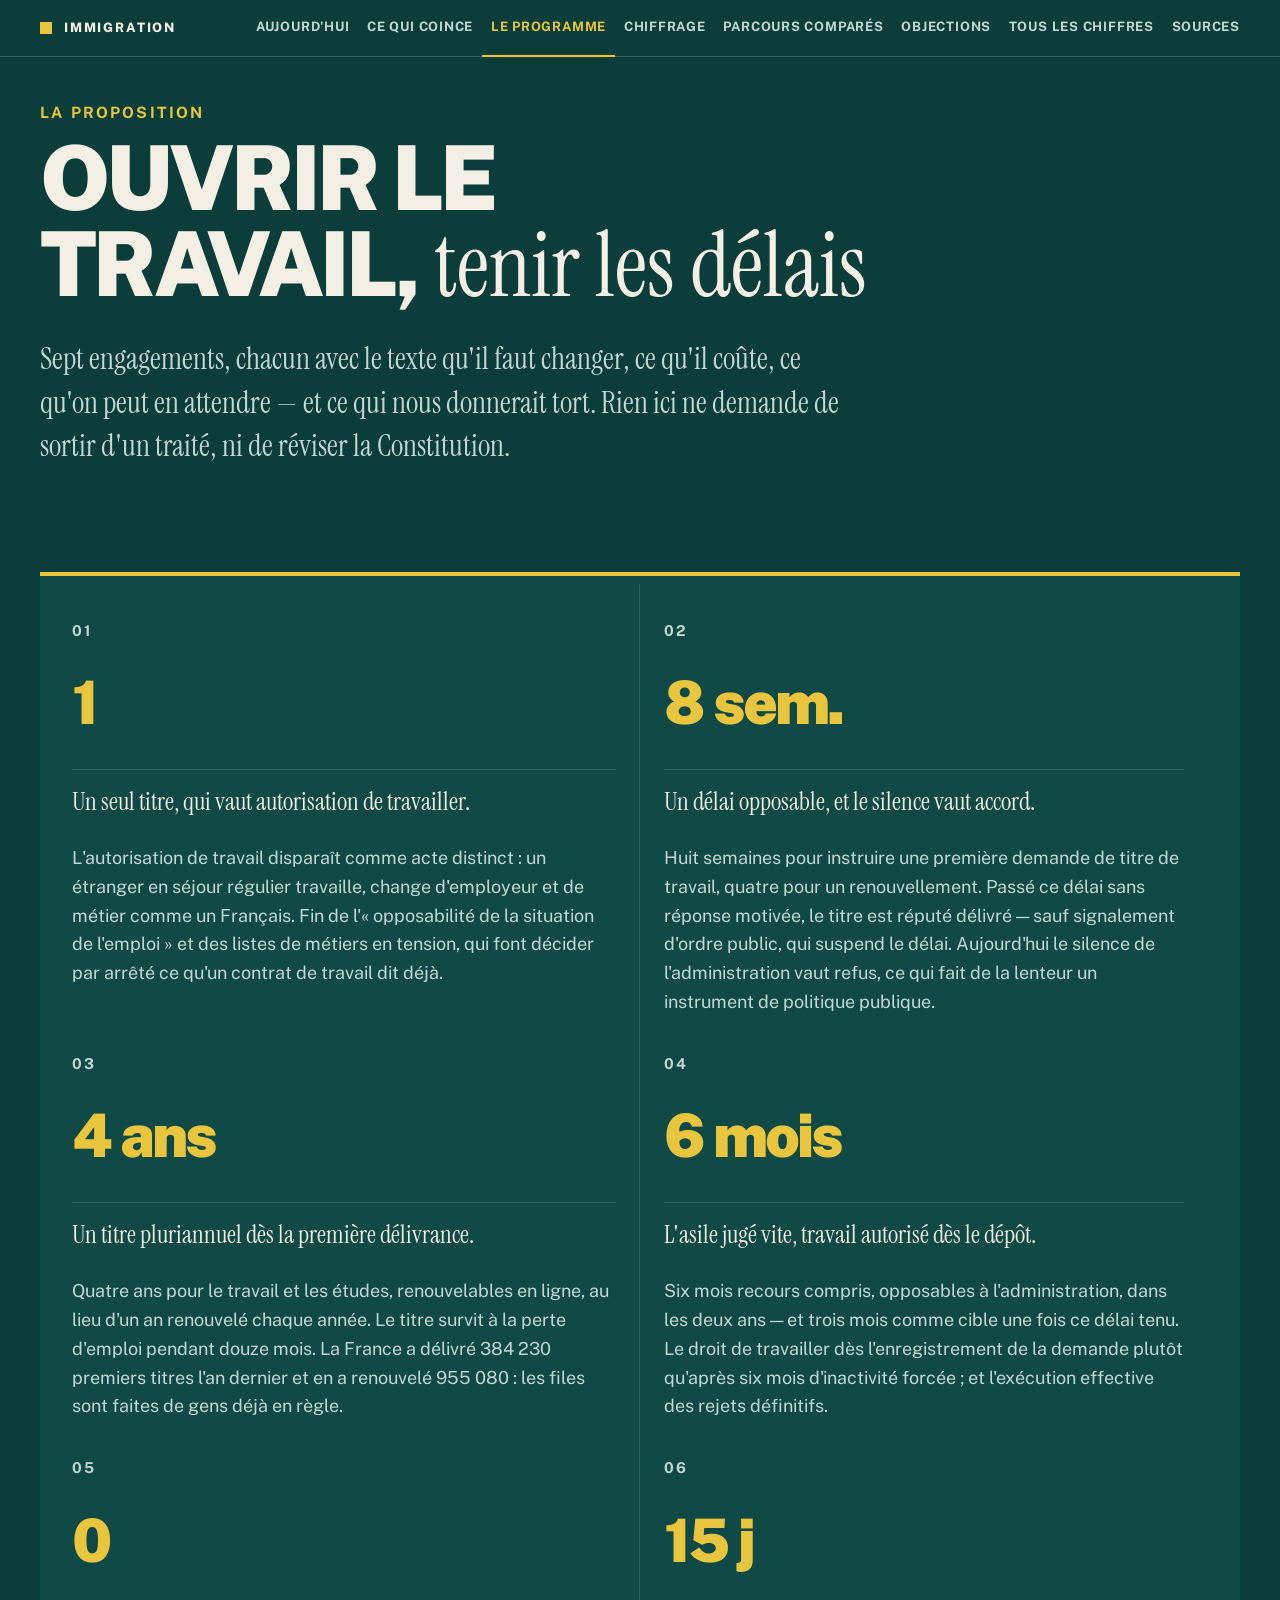
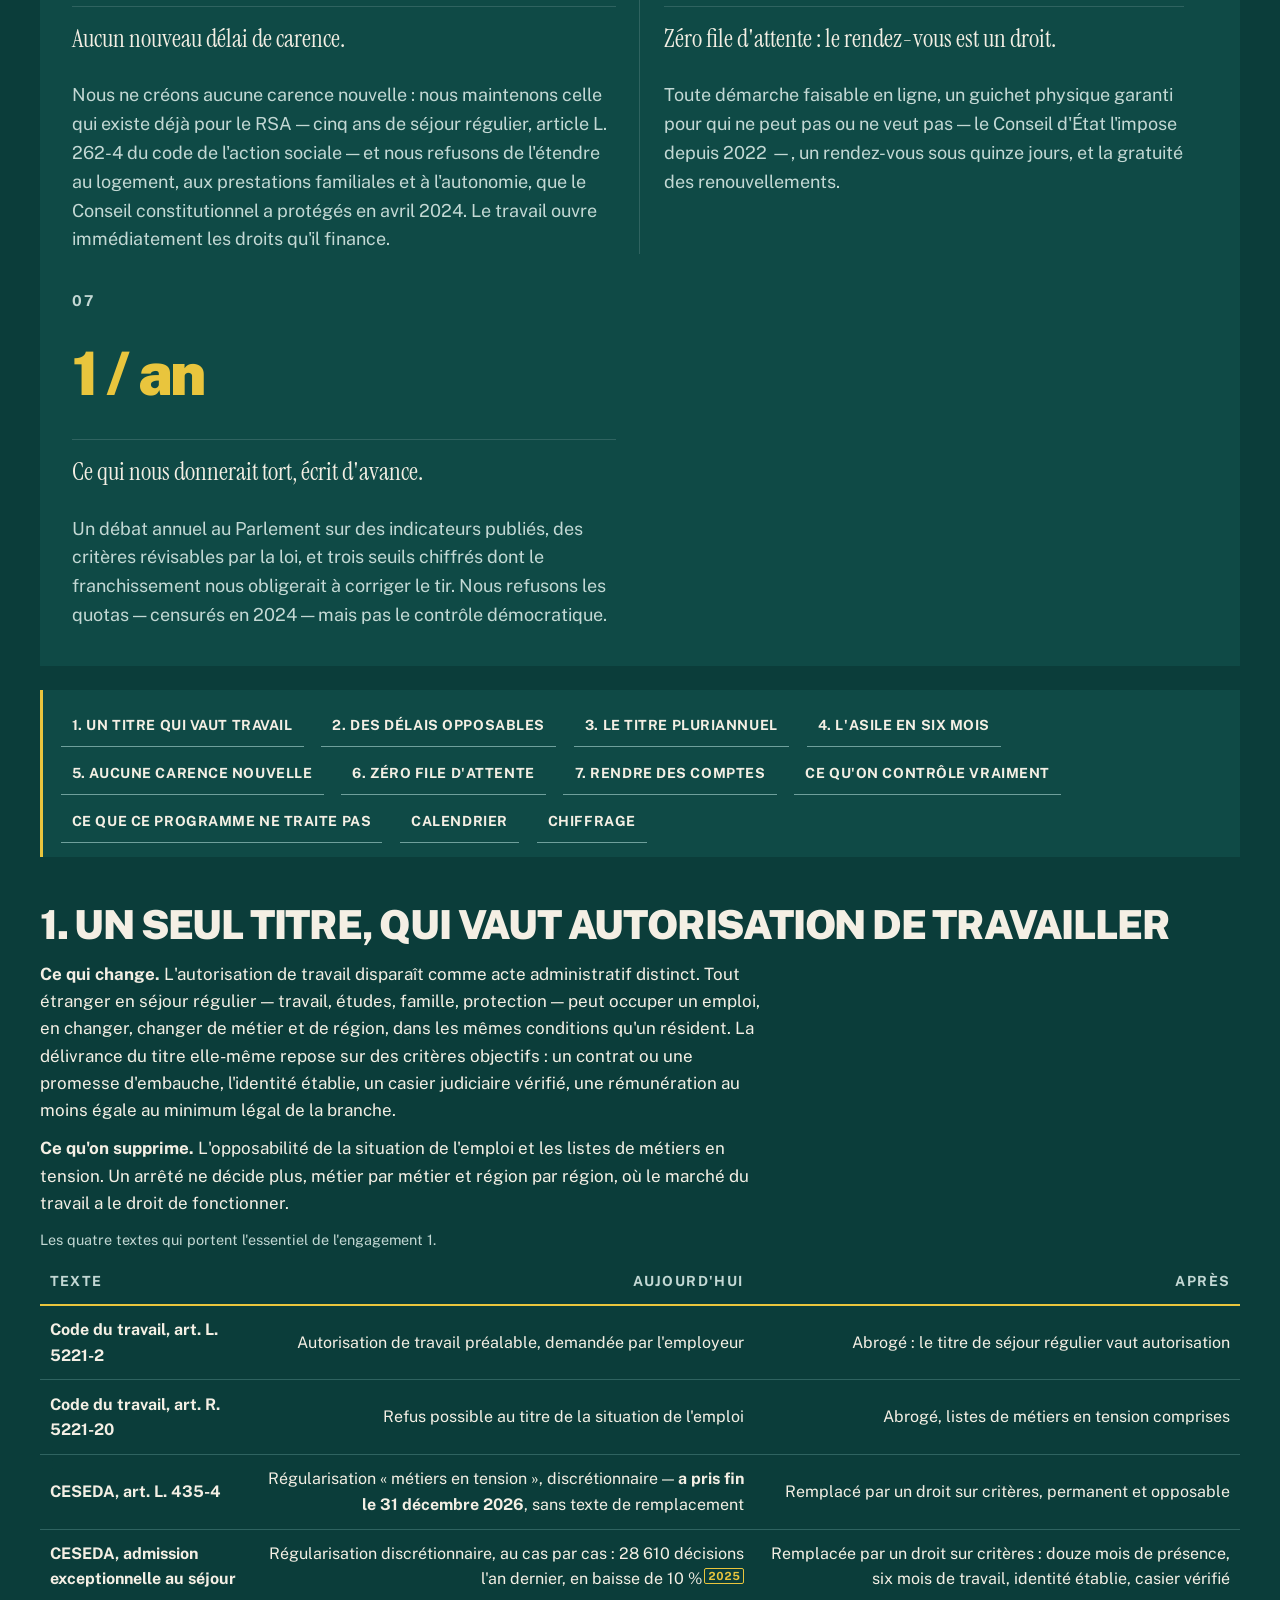
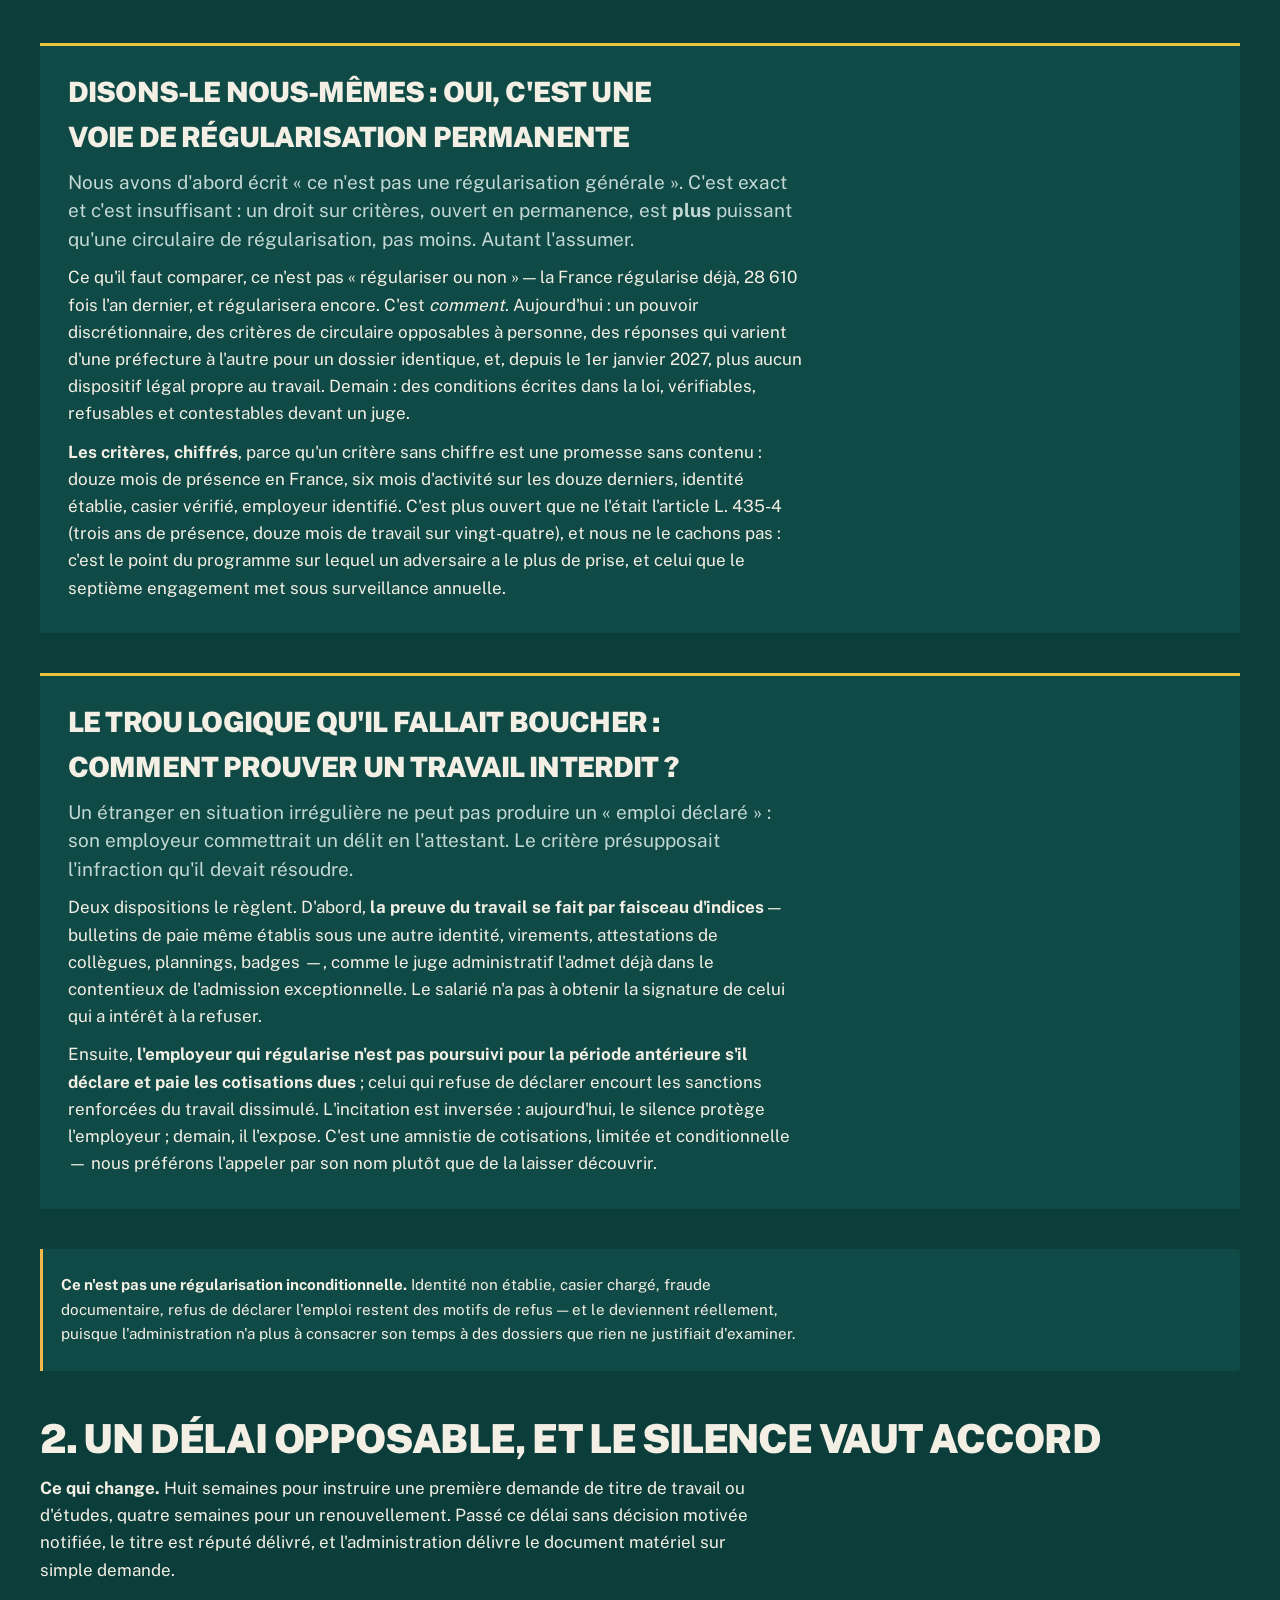
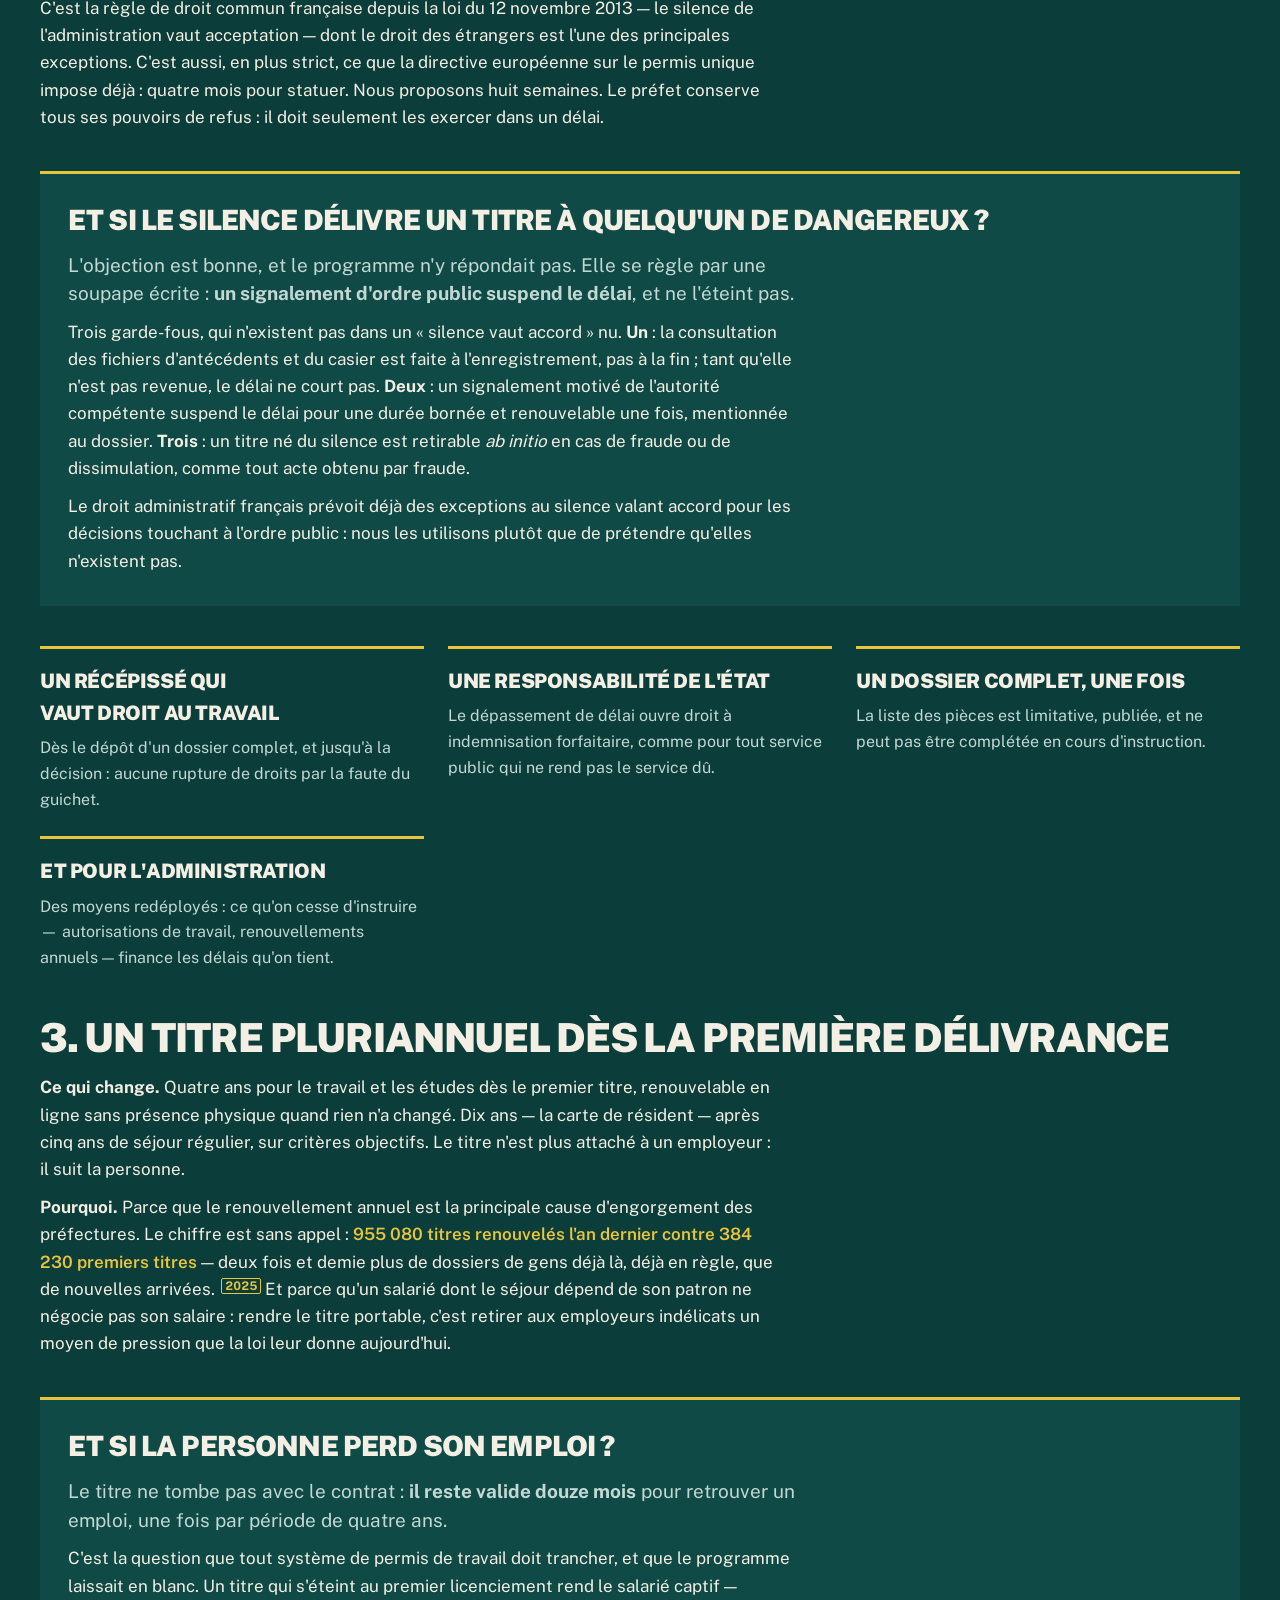
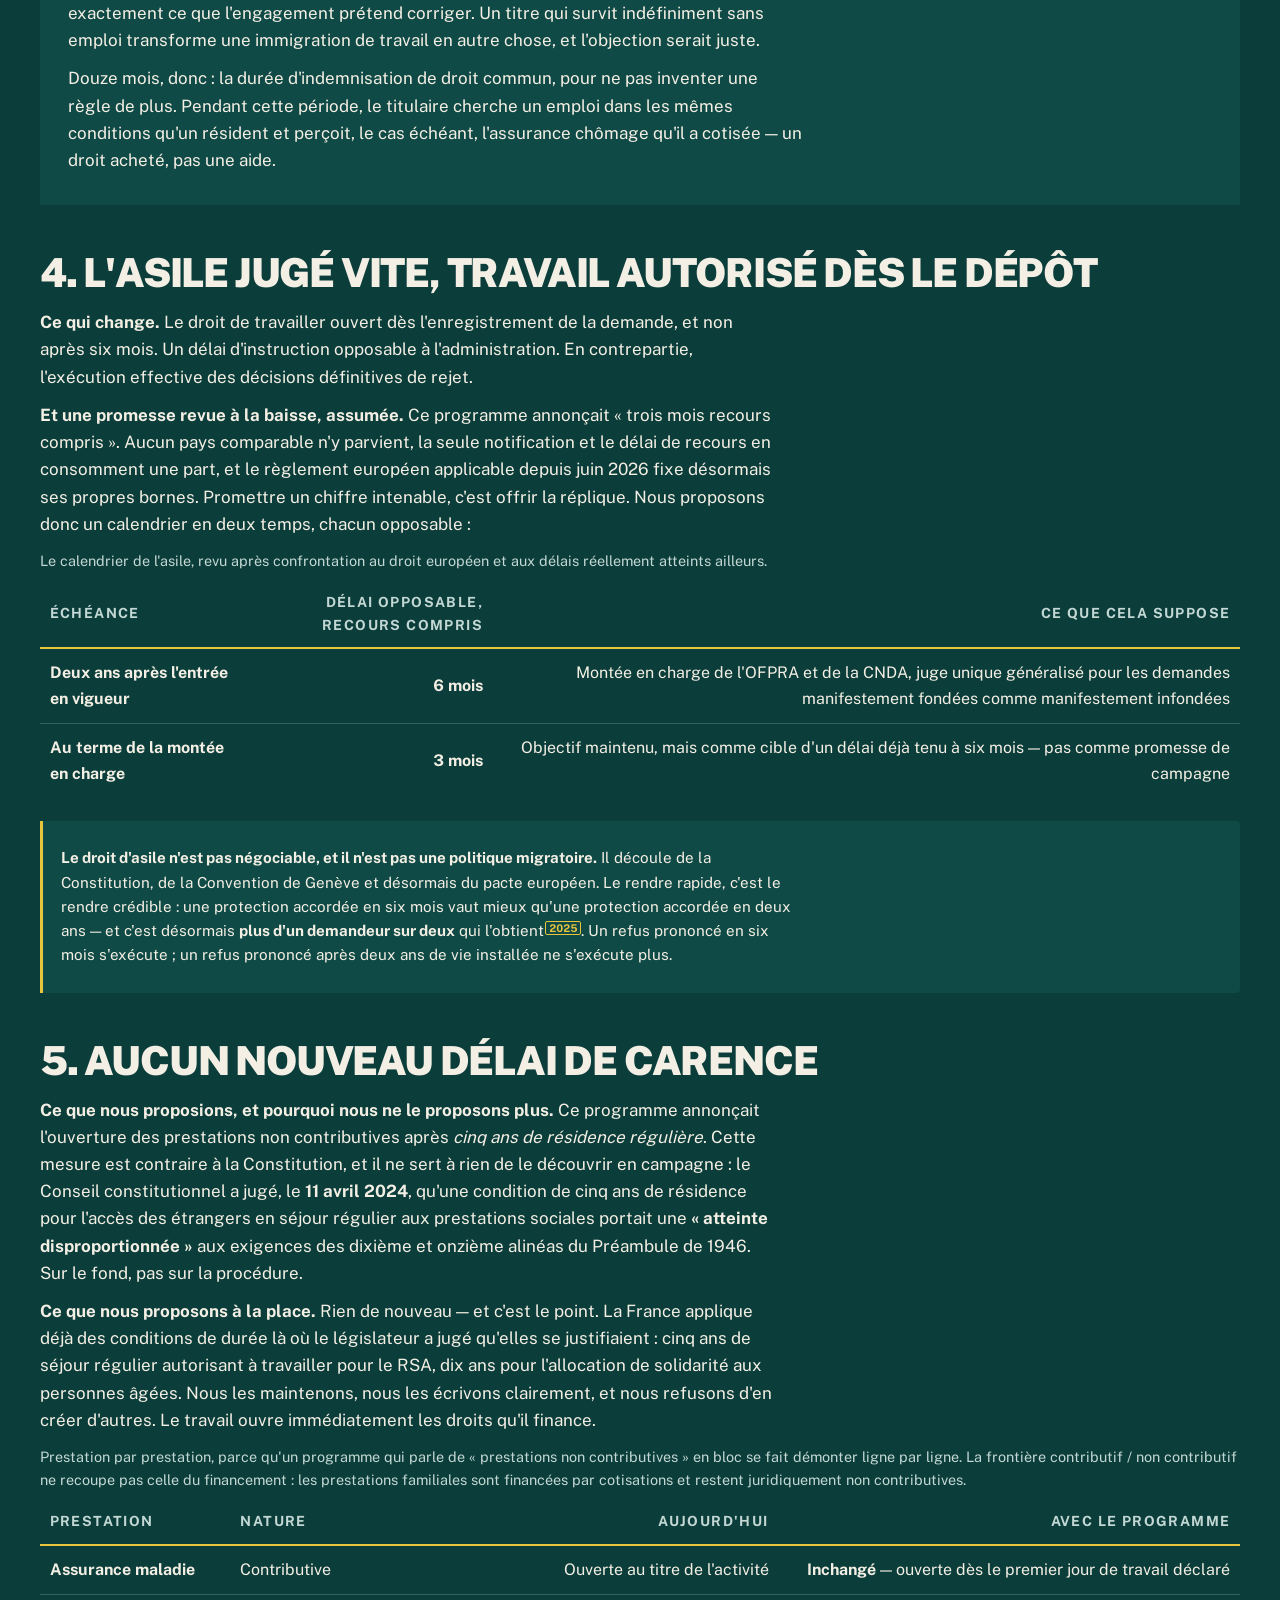
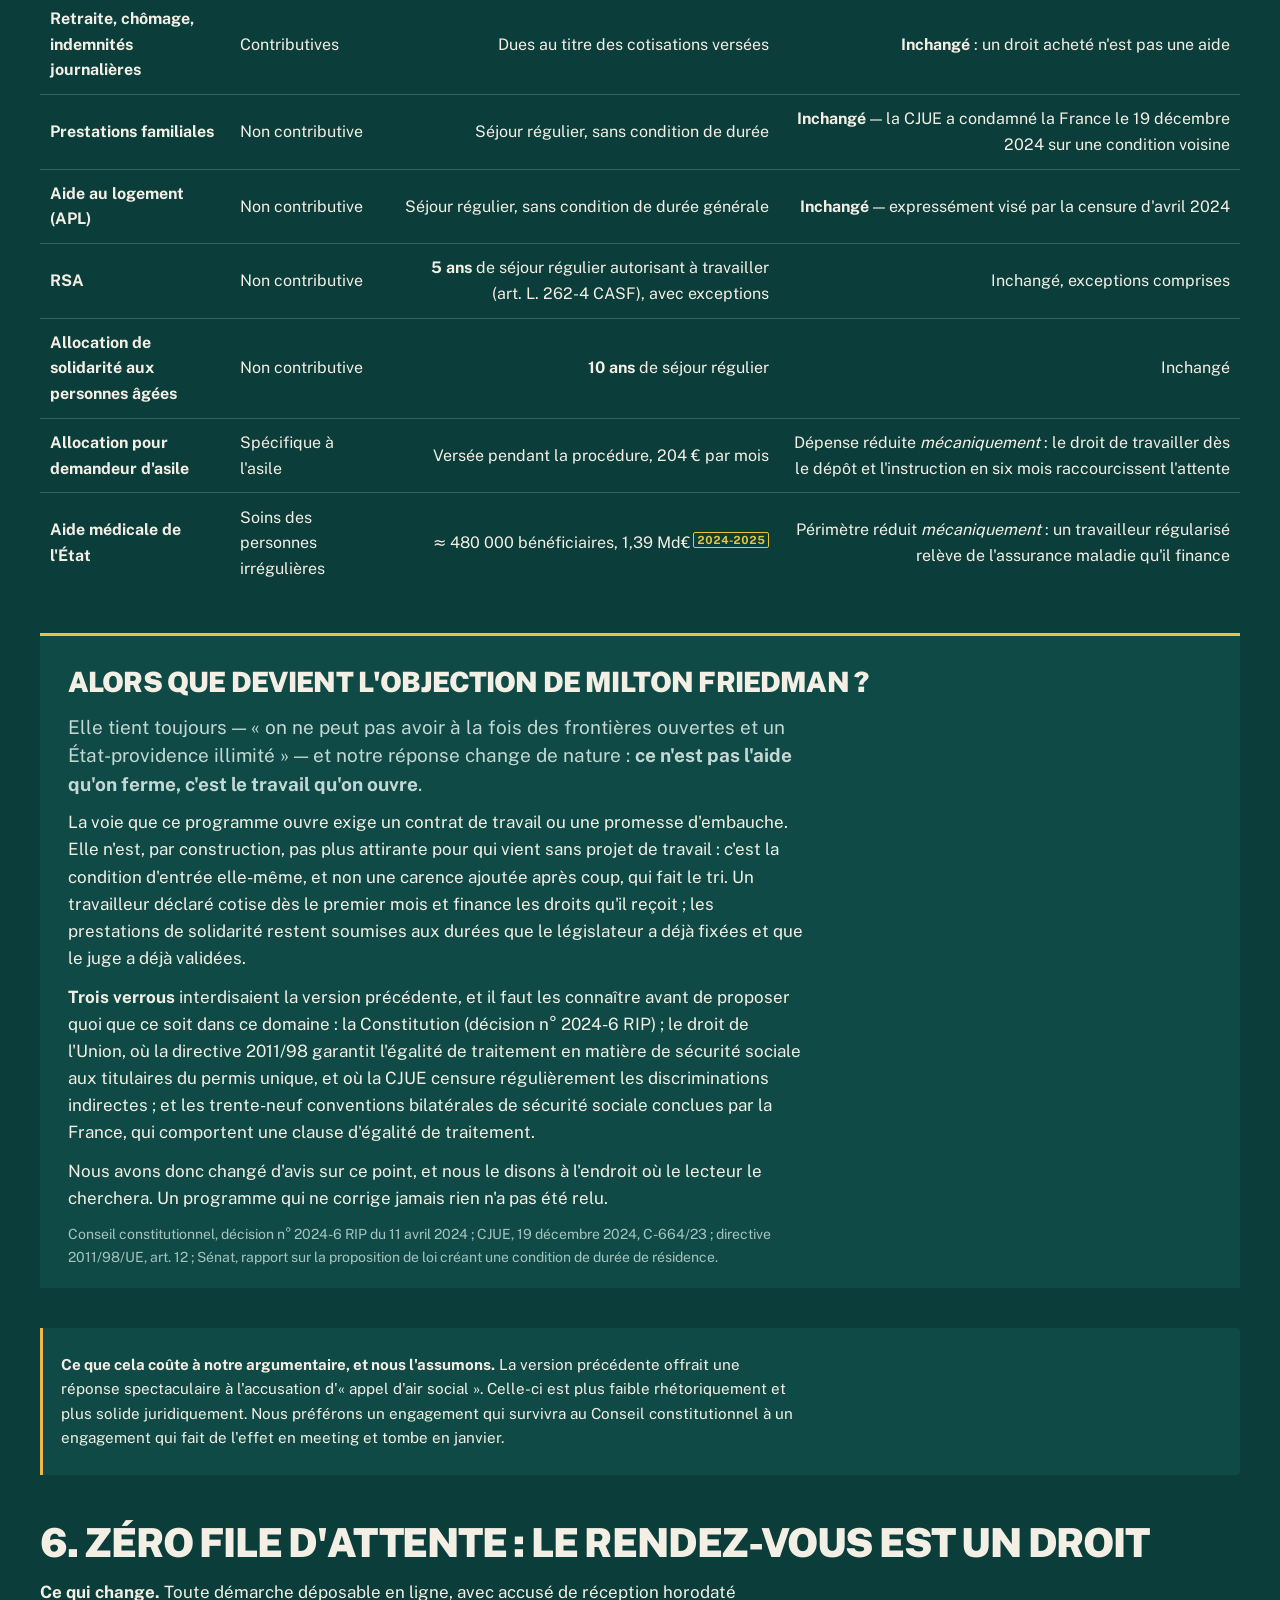
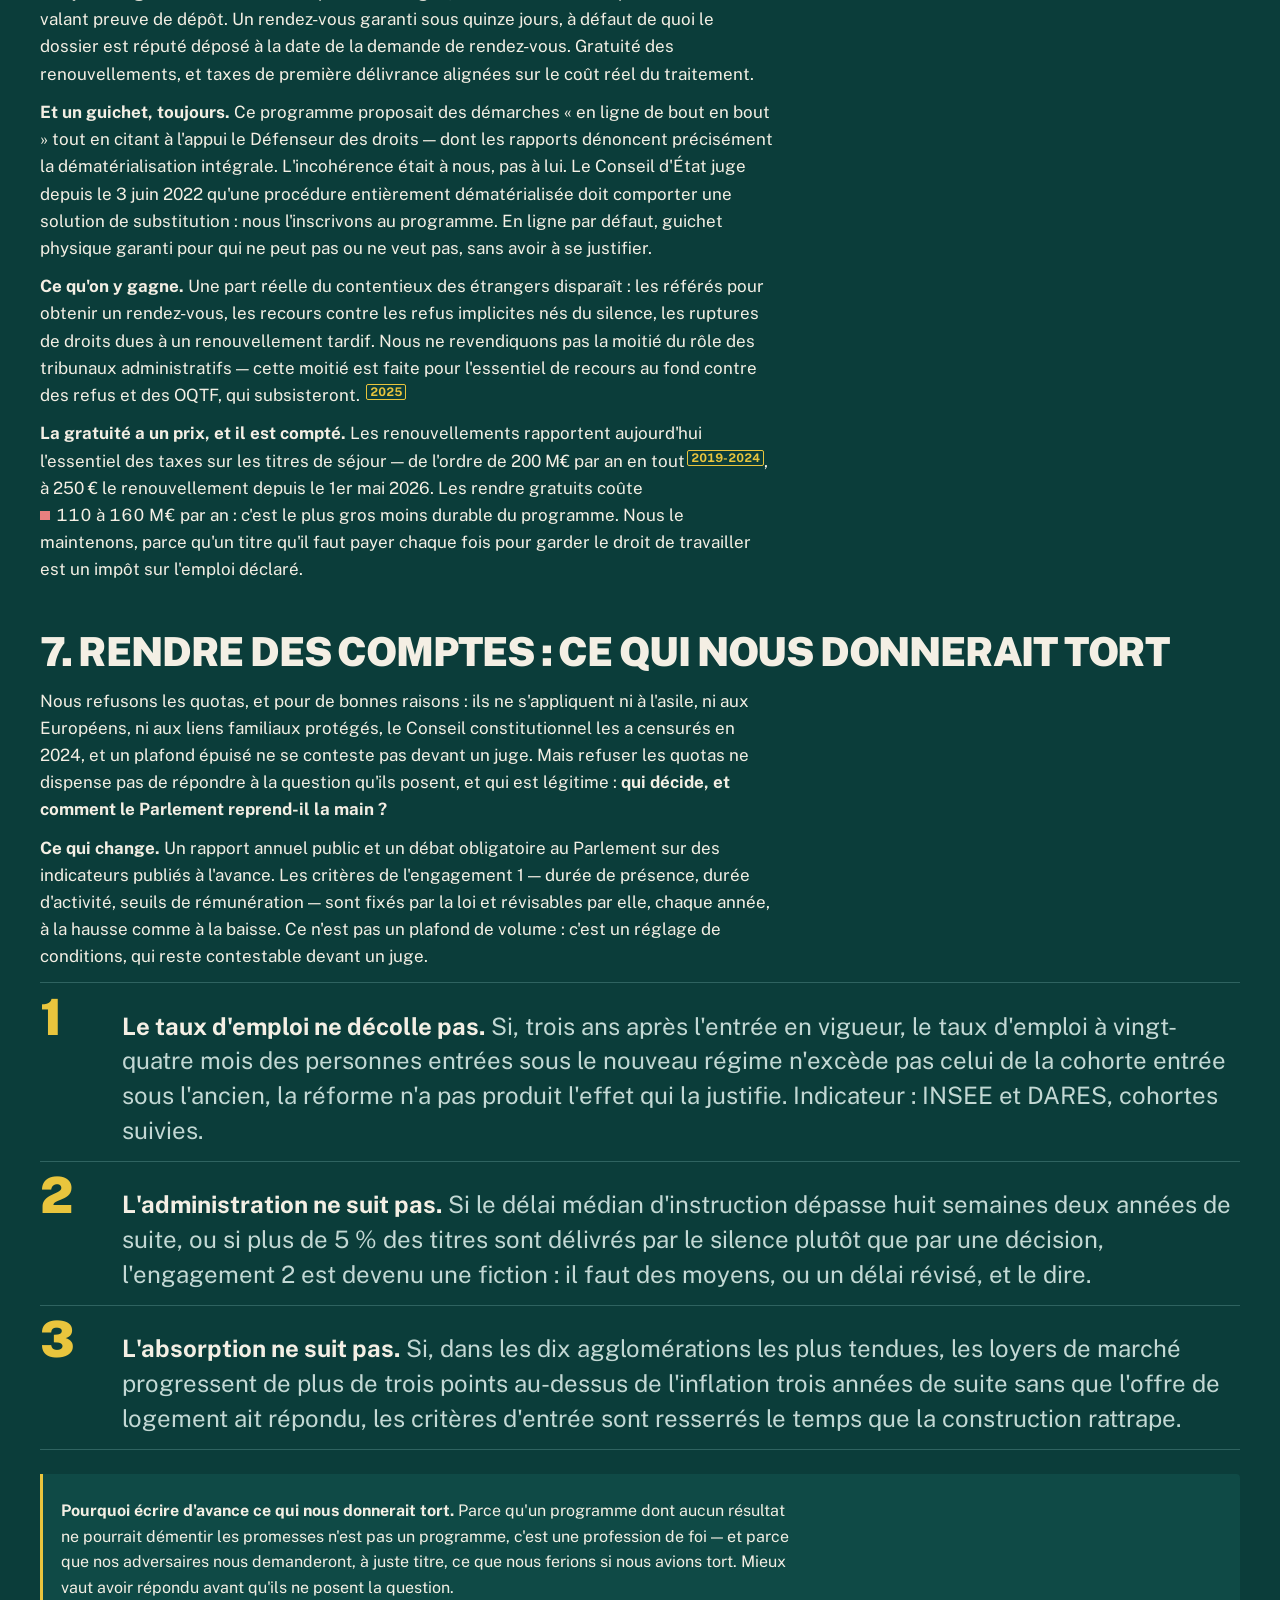
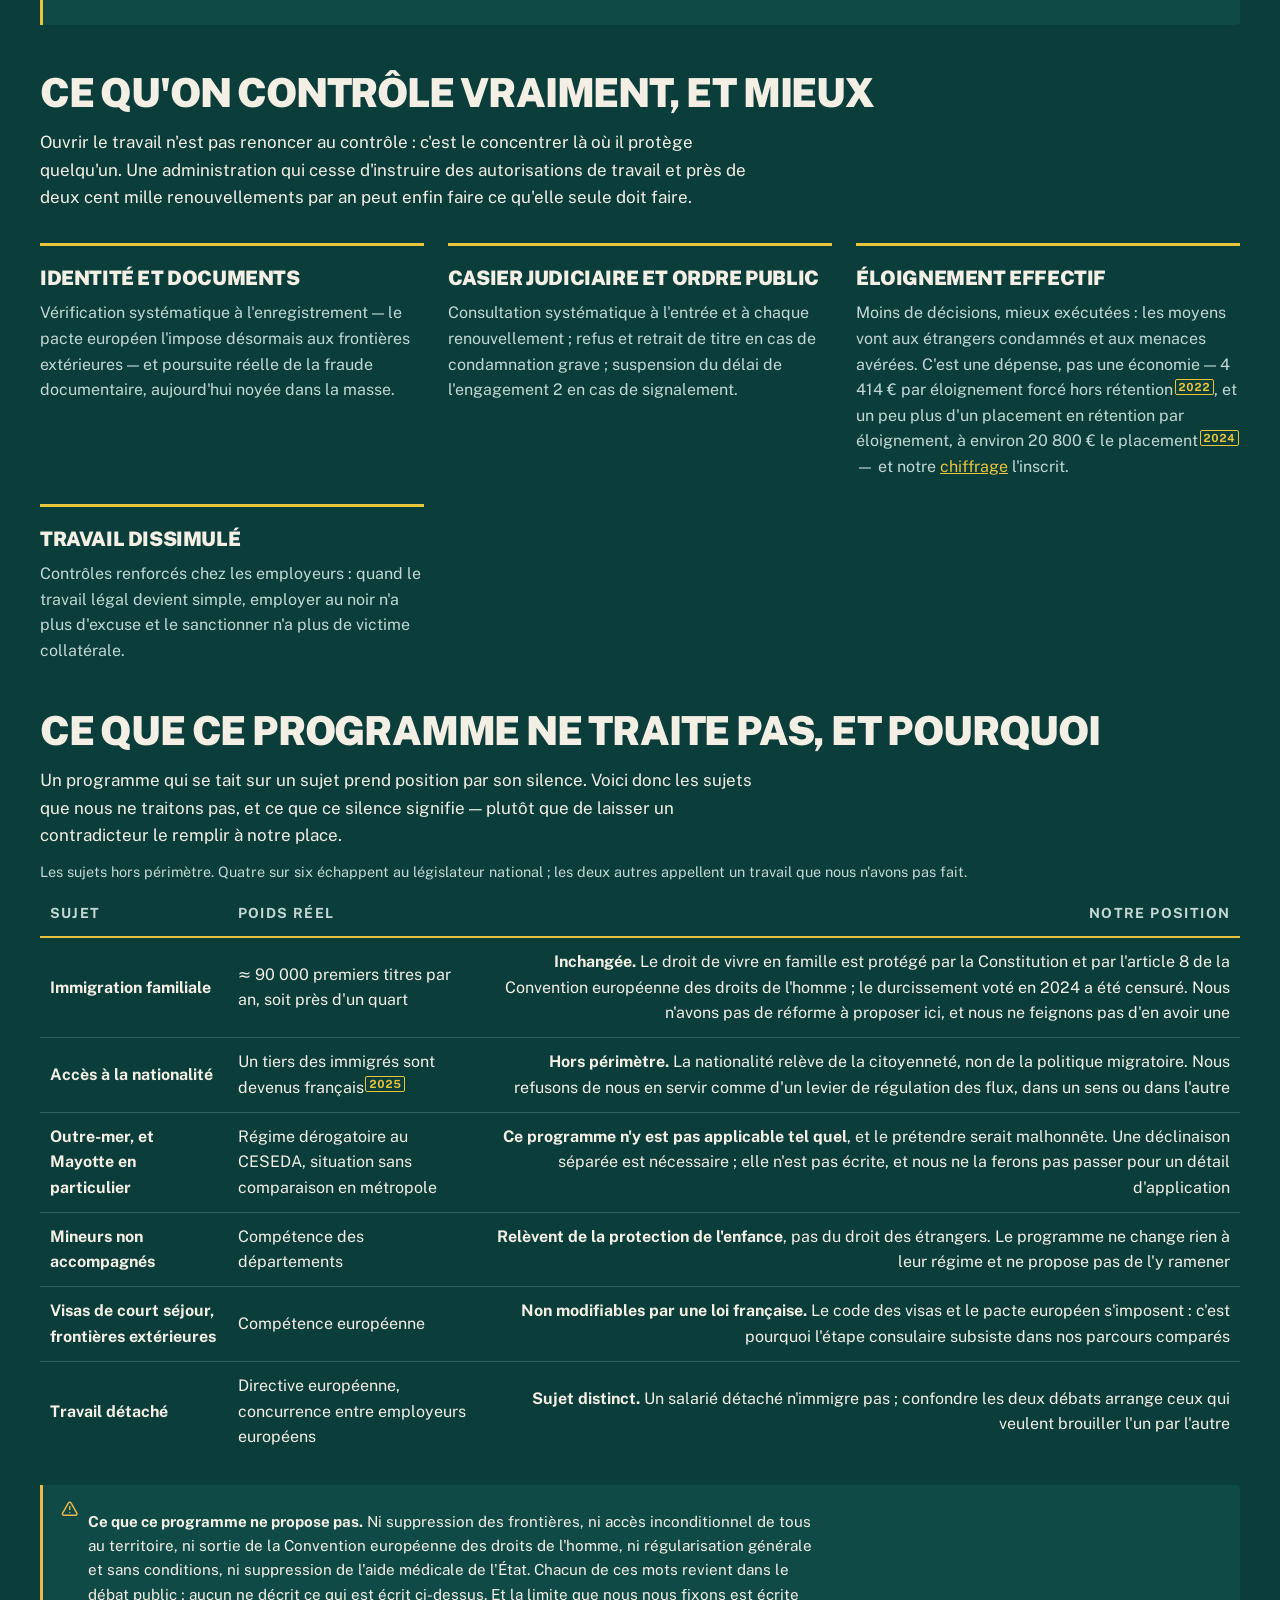
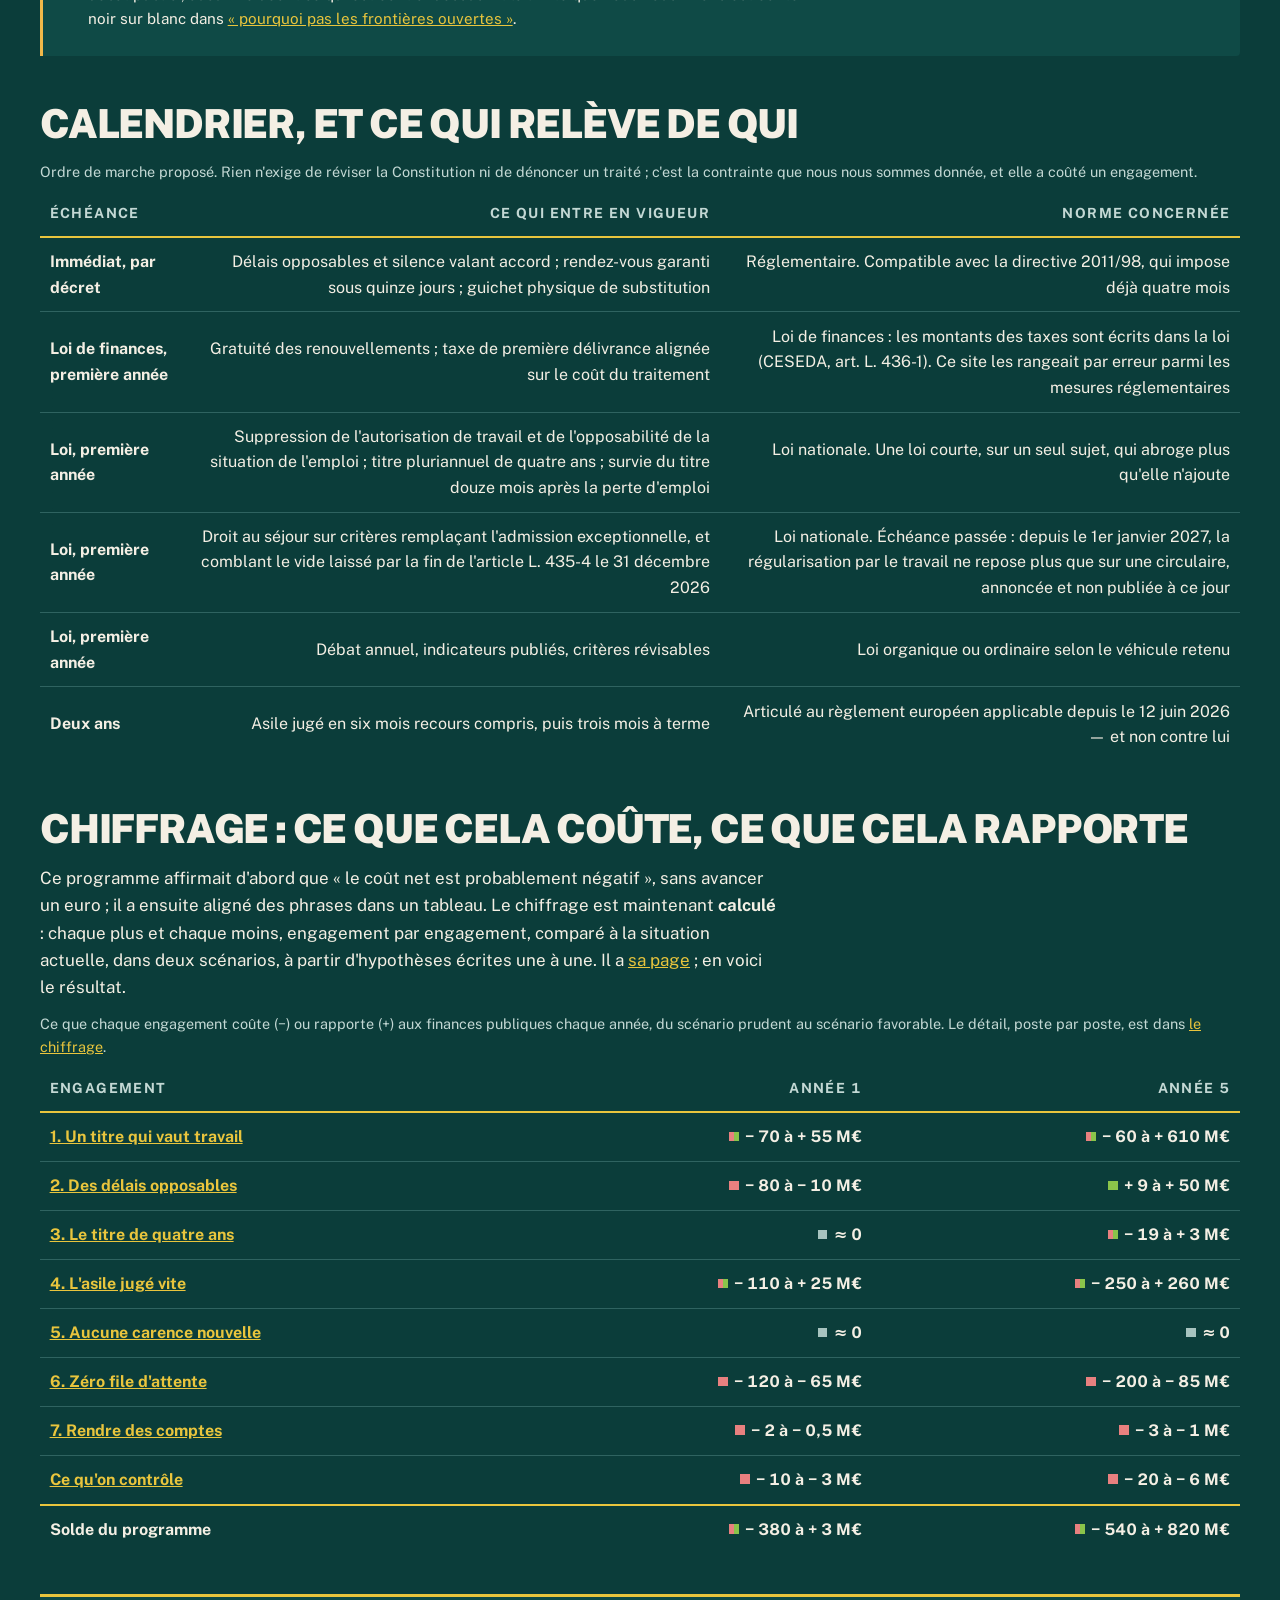
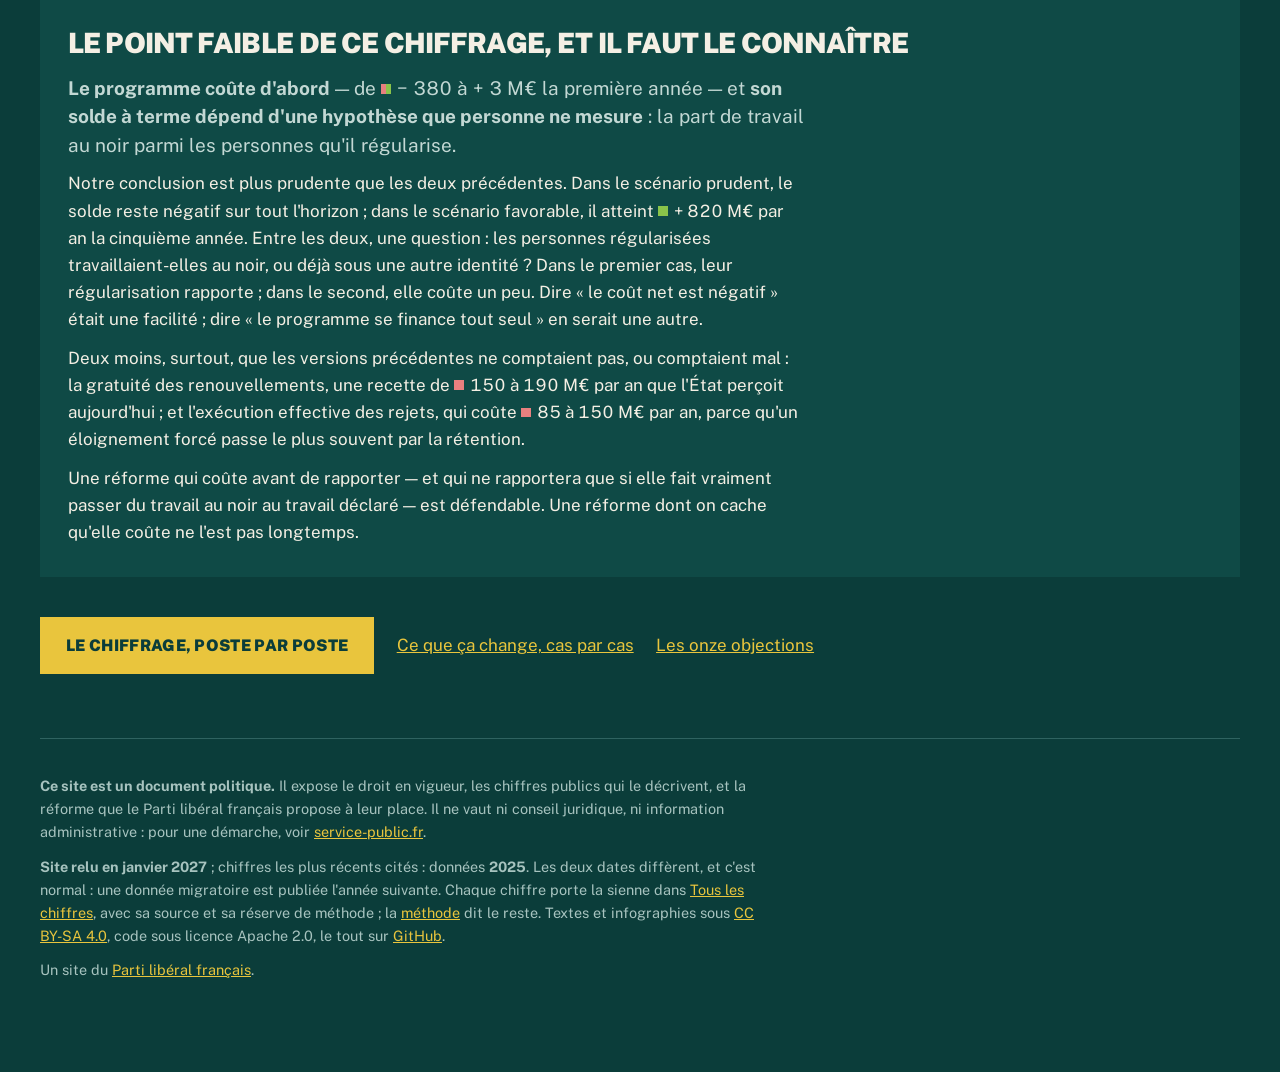
<file: programme.html>
<!doctype html>
<html lang="fr">
<head>
<meta charset="utf-8">
<meta name="viewport" content="width=device-width, initial-scale=1">
<!-- La couleur du bandeau du navigateur, sur téléphone : la page commence là
     où la barre d'adresse finit, sans liseré d'une autre couleur entre les
     deux. -->
<meta name="theme-color" content="#0b3d3a">
<title>Le programme libéral pour l&#x27;immigration</title>
<meta name="description" content="Sept engagements : un titre unique valant autorisation de travail, des délais opposables, un titre pluriannuel, l&#x27;asile jugé vite, aucune carence sociale nouvelle, zéro file d&#x27;attente, et un réexamen annuel devant le Parlement.">
<meta property="og:title" content="Le programme libéral pour l&#x27;immigration">
<meta property="og:description" content="Sept engagements : un titre unique valant autorisation de travail, des délais opposables, un titre pluriannuel, l&#x27;asile jugé vite, aucune carence sociale nouvelle, zéro file d&#x27;attente, et un réexamen annuel devant le Parlement.">
<meta property="og:type" content="website">
<link rel="icon" href="moteur/icone.svg" type="image/svg+xml">
<link rel="apple-touch-icon" href="moteur/icone.svg">
<link rel="stylesheet" href="moteur/style.css">
</head>
<body>
<a class="evitement" href="#contenu">Aller au contenu</a>
<header class="bandeau"><div class="interieur">
  <p class="nom"><a href="index.html"><svg class="icone" xmlns="http://www.w3.org/2000/svg" viewBox="0 0 24 24" fill="none" stroke="currentColor" stroke-width="2" stroke-linecap="round" stroke-linejoin="round" aria-hidden="true" focusable="false"><path d="M16 7h6v6"/><path d="m22 7-8.5 8.5-5-5L2 17"/></svg><span>Immigration</span></a></p>
  <nav aria-label="Navigation principale"><span class="groupe"><span class="etiquette">Le constat</span><span class="liens"><a href="aujourdhui.html">Aujourd&#x27;hui</a><a href="blocages.html">Ce qui coince</a></span></span><span class="groupe"><span class="etiquette">La proposition</span><span class="liens"><a href="programme.html" aria-current="page">Le programme</a><a href="chiffrage.html">Chiffrage</a><a href="parcours.html">Parcours comparés</a></span></span><span class="groupe"><span class="etiquette">Pour aller plus loin</span><span class="liens"><a href="objections.html">Objections</a><a href="chiffres.html">Tous les chiffres</a><a href="sources.html">Sources</a></span></span></nav>
</div></header>
<main id="contenu" tabindex="-1">
<div class="affiche"><p class="surtitre">La proposition</p><h1>Ouvrir le travail, <span class="serif">tenir les délais</span></h1><p class="chapeau">Sept engagements, chacun avec le texte qu'il faut changer, ce qu'il coûte, ce qu'on peut en attendre — et ce qui nous donnerait tort. Rien ici ne demande de sortir d'un traité, ni de réviser la Constitution.</p></div><section class="engagements"><div class="grille"><div class="engagement"><p class="rang">01</p><p class="chiffre">1</p><p class="promesse">Un seul titre, qui vaut autorisation de travailler.</p><div class="detail">L'autorisation de travail disparaît comme acte distinct : un étranger en séjour régulier travaille, change d'employeur et de métier comme un Français. Fin de l'« opposabilité de la situation de l'emploi » et des listes de métiers en tension, qui font décider par arrêté ce qu'un contrat de travail dit déjà.</div></div><div class="engagement"><p class="rang">02</p><p class="chiffre">8 sem.</p><p class="promesse">Un délai opposable, et le silence vaut accord.</p><div class="detail">Huit semaines pour instruire une première demande de titre de travail, quatre pour un renouvellement. Passé ce délai sans réponse motivée, le titre est réputé délivré — sauf signalement d'ordre public, qui suspend le délai. Aujourd'hui le silence de l'administration vaut refus, ce qui fait de la lenteur un instrument de politique publique.</div></div><div class="engagement"><p class="rang">03</p><p class="chiffre">4 ans</p><p class="promesse">Un titre pluriannuel dès la première délivrance.</p><div class="detail">Quatre ans pour le travail et les études, renouvelables en ligne, au lieu d'un an renouvelé chaque année. Le titre survit à la perte d'emploi pendant douze mois. La France a délivré 384 230 premiers titres l'an dernier et en a renouvelé 955 080 : les files sont faites de gens déjà en règle.</div></div><div class="engagement"><p class="rang">04</p><p class="chiffre">6 mois</p><p class="promesse">L'asile jugé vite, travail autorisé dès le dépôt.</p><div class="detail">Six mois recours compris, opposables à l'administration, dans les deux ans — et trois mois comme cible une fois ce délai tenu. Le droit de travailler dès l'enregistrement de la demande plutôt qu'après six mois d'inactivité forcée ; et l'exécution effective des rejets définitifs.</div></div><div class="engagement"><p class="rang">05</p><p class="chiffre">0</p><p class="promesse">Aucun nouveau délai de carence.</p><div class="detail">Nous ne créons aucune carence nouvelle : nous maintenons celle qui existe déjà pour le RSA — cinq ans de séjour régulier, article L. 262-4 du code de l'action sociale — et nous refusons de l'étendre au logement, aux prestations familiales et à l'autonomie, que le Conseil constitutionnel a protégés en avril 2024. Le travail ouvre immédiatement les droits qu'il finance.</div></div><div class="engagement"><p class="rang">06</p><p class="chiffre">15 j</p><p class="promesse">Zéro file d'attente : le rendez-vous est un droit.</p><div class="detail">Toute démarche faisable en ligne, un guichet physique garanti pour qui ne peut pas ou ne veut pas — le Conseil d'État l'impose depuis 2022 —, un rendez-vous sous quinze jours, et la gratuité des renouvellements.</div></div><div class="engagement"><p class="rang">07</p><p class="chiffre">1 / an</p><p class="promesse">Ce qui nous donnerait tort, écrit d'avance.</p><div class="detail">Un débat annuel au Parlement sur des indicateurs publiés, des critères révisables par la loi, et trois seuils chiffrés dont le franchissement nous obligerait à corriger le tir. Nous refusons les quotas — censurés en 2024 — mais pas le contrôle démocratique.</div></div></div></section><nav class="plan" aria-label="Dans cette page"><p class="etiquette">Dans cette page</p><ol><li><a href="#un">1. Un titre qui vaut travail</a></li><li><a href="#deux">2. Des délais opposables</a></li><li><a href="#trois">3. Le titre pluriannuel</a></li><li><a href="#quatre">4. L&#x27;asile en six mois</a></li><li><a href="#cinq">5. Aucune carence nouvelle</a></li><li><a href="#six">6. Zéro file d&#x27;attente</a></li><li><a href="#sept">7. Rendre des comptes</a></li><li><a href="#controle">Ce qu&#x27;on contrôle vraiment</a></li><li><a href="#perimetre">Ce que ce programme ne traite pas</a></li><li><a href="#calendrier">Calendrier</a></li><li><a href="#chiffrage">Chiffrage</a></li></ol></nav>
<h2 id="un">1. Un seul titre, qui vaut autorisation de travailler</h2>
<p><strong>Ce qui change.</strong> L'autorisation de travail disparaît comme
acte administratif distinct. Tout étranger en séjour régulier — travail,
études, famille, protection — peut occuper un emploi, en changer, changer de
métier et de région, dans les mêmes conditions qu'un résident. La délivrance
du titre elle-même repose sur des critères objectifs : un contrat ou une
promesse d'embauche, l'identité établie, un casier judiciaire vérifié, une
rémunération au moins égale au minimum légal de la branche.</p>
<p><strong>Ce qu'on supprime.</strong> L'opposabilité de la situation de
l'emploi et les listes de métiers en tension. Un arrêté ne décide plus, métier
par métier et région par région, où le marché du travail a le droit de
fonctionner.</p>
<div class="defilant"><table><caption>Les quatre textes qui portent l'essentiel de l'engagement 1.</caption><thead><tr><th scope="col" class="texte">Texte</th><th scope="col" class="long">Aujourd'hui</th><th scope="col" class="long">Après</th></tr></thead><tbody><tr><th scope="row" class="texte">Code du travail, art. L. 5221-2</th><td class="long">Autorisation de travail préalable, demandée par l'employeur</td><td class="long">Abrogé : le titre de séjour régulier vaut autorisation</td></tr><tr><th scope="row" class="texte">Code du travail, art. R. 5221-20</th><td class="long">Refus possible au titre de la situation de l'emploi</td><td class="long">Abrogé, listes de métiers en tension comprises</td></tr><tr><th scope="row" class="texte">CESEDA, art. L. 435-4</th><td class="long">Régularisation « métiers en tension », discrétionnaire — <strong>a pris fin le 31 décembre 2026</strong>, sans texte de remplacement</td><td class="long">Remplacé par un droit sur critères, permanent et opposable</td></tr><tr><th scope="row" class="texte">CESEDA, admission exceptionnelle au séjour</th><td class="long">Régularisation discrétionnaire, au cas par cas : 28 610 décisions l'an dernier, en baisse de 10 %<a class="renvoi" href="chiffres.html#c-regularisations" title="Admissions exceptionnelles au séjour — les « régularisations » — Ministère de l&#x27;Intérieur, DGEF/DSED, « L&#x27;essentiel de l&#x27;immigration » — données 2025, données 2025"><span class="hors-ecran">Source du chiffre, année des données : </span>2025</a></td><td class="long">Remplacée par un droit sur critères : douze mois de présence, six mois de travail, identité établie, casier vérifié</td></tr></tbody></table></div><section class="cle" id="regularisation"><h3>Disons-le nous-mêmes : oui, c&#x27;est une voie de régularisation permanente</h3><p class="reponse">Nous avons d'abord écrit « ce n'est pas une régularisation générale ». C'est exact et c'est insuffisant : un droit sur critères, ouvert en permanence, est <strong>plus</strong> puissant qu'une circulaire de régularisation, pas moins. Autant l'assumer.</p><p>Ce qu'il faut comparer, ce n'est pas « régulariser ou non » — la France régularise déjà, 28 610 fois l'an dernier, et régularisera encore. C'est <em>comment</em>. Aujourd'hui : un pouvoir discrétionnaire, des critères de circulaire opposables à personne, des réponses qui varient d'une préfecture à l'autre pour un dossier identique, et, depuis le 1er janvier 2027, plus aucun dispositif légal propre au travail. Demain : des conditions écrites dans la loi, vérifiables, refusables et contestables devant un juge.</p><p><strong>Les critères, chiffrés</strong>, parce qu'un critère sans chiffre est une promesse sans contenu : douze mois de présence en France, six mois d'activité sur les douze derniers, identité établie, casier vérifié, employeur identifié. C'est plus ouvert que ne l'était l'article L. 435-4 (trois ans de présence, douze mois de travail sur vingt-quatre), et nous ne le cachons pas : c'est le point du programme sur lequel un adversaire a le plus de prise, et celui que le septième engagement met sous surveillance annuelle.</p></section><section class="cle" id="preuve"><h3>Le trou logique qu&#x27;il fallait boucher : comment prouver un travail interdit ?</h3><p class="reponse">Un étranger en situation irrégulière ne peut pas produire un « emploi déclaré » : son employeur commettrait un délit en l'attestant. Le critère présupposait l'infraction qu'il devait résoudre.</p><p>Deux dispositions le règlent. D'abord, <strong>la preuve du travail se fait par faisceau d'indices</strong> — bulletins de paie même établis sous une autre identité, virements, attestations de collègues, plannings, badges —, comme le juge administratif l'admet déjà dans le contentieux de l'admission exceptionnelle. Le salarié n'a pas à obtenir la signature de celui qui a intérêt à la refuser.</p><p>Ensuite, <strong>l'employeur qui régularise n'est pas poursuivi pour la période antérieure s'il déclare et paie les cotisations dues</strong> ; celui qui refuse de déclarer encourt les sanctions renforcées du travail dissimulé. L'incitation est inversée : aujourd'hui, le silence protège l'employeur ; demain, il l'expose. C'est une amnistie de cotisations, limitée et conditionnelle — nous préférons l'appeler par son nom plutôt que de la laisser découvrir.</p></section><div class="note vigilance"><p><strong>Ce n'est pas une régularisation inconditionnelle.</strong> Identité non établie, casier chargé, fraude documentaire, refus de déclarer l'emploi restent des motifs de refus — et le deviennent réellement, puisque l'administration n'a plus à consacrer son temps à des dossiers que rien ne justifiait d'examiner.</p></div>
<h2 id="deux">2. Un délai opposable, et le silence vaut accord</h2>
<p><strong>Ce qui change.</strong> Huit semaines pour instruire une première
demande de titre de travail ou d'études, quatre semaines pour un
renouvellement. Passé ce délai sans décision motivée notifiée, le titre est
réputé délivré, et l'administration délivre le document matériel sur simple
demande.</p>
<p>C'est la règle de droit commun française depuis la loi du 12 novembre 2013 —
le silence de l'administration vaut acceptation — dont le droit des étrangers
est l'une des principales exceptions. C'est aussi, en plus strict, ce que la
directive européenne sur le permis unique impose déjà : quatre mois pour
statuer. Nous proposons huit semaines. Le préfet conserve tous ses pouvoirs de
refus : il doit seulement les exercer dans un délai.</p>
<section class="cle" id="soupape"><h3>Et si le silence délivre un titre à quelqu&#x27;un de dangereux ?</h3><p class="reponse">L'objection est bonne, et le programme n'y répondait pas. Elle se règle par une soupape écrite : <strong>un signalement d'ordre public suspend le délai</strong>, et ne l'éteint pas.</p><p>Trois garde-fous, qui n'existent pas dans un « silence vaut accord » nu. <strong>Un</strong> : la consultation des fichiers d'antécédents et du casier est faite à l'enregistrement, pas à la fin ; tant qu'elle n'est pas revenue, le délai ne court pas. <strong>Deux</strong> : un signalement motivé de l'autorité compétente suspend le délai pour une durée bornée et renouvelable une fois, mentionnée au dossier. <strong>Trois</strong> : un titre né du silence est retirable <em>ab initio</em> en cas de fraude ou de dissimulation, comme tout acte obtenu par fraude.</p><p>Le droit administratif français prévoit déjà des exceptions au silence valant accord pour les décisions touchant à l'ordre public : nous les utilisons plutôt que de prétendre qu'elles n'existent pas.</p></section><div class="points"><div class="point"><h3>Un récépissé qui vaut droit au travail</h3><p>Dès le dépôt d'un dossier complet, et jusqu'à la décision : aucune rupture de droits par la faute du guichet.</p></div><div class="point"><h3>Une responsabilité de l&#x27;État</h3><p>Le dépassement de délai ouvre droit à indemnisation forfaitaire, comme pour tout service public qui ne rend pas le service dû.</p></div><div class="point"><h3>Un dossier complet, une fois</h3><p>La liste des pièces est limitative, publiée, et ne peut pas être complétée en cours d'instruction.</p></div><div class="point"><h3>Et pour l&#x27;administration</h3><p>Des moyens redéployés : ce qu'on cesse d'instruire — autorisations de travail, renouvellements annuels — finance les délais qu'on tient.</p></div></div>
<h2 id="trois">3. Un titre pluriannuel dès la première délivrance</h2>
<p><strong>Ce qui change.</strong> Quatre ans pour le travail et les études dès
le premier titre, renouvelable en ligne sans présence physique quand rien n'a
changé. Dix ans — la carte de résident — après cinq ans de séjour régulier,
sur critères objectifs. Le titre n'est plus attaché à un employeur : il suit la
personne.</p>
<p><strong>Pourquoi.</strong> Parce que le renouvellement annuel est la
principale cause d'engorgement des préfectures. Le chiffre est sans appel :
<strong class="cle-texte">955 080 titres renouvelés l'an dernier contre 384 230
premiers titres</strong> — deux fois et demie plus de dossiers de gens déjà là,
déjà en règle, que de nouvelles arrivées.
<a class="renvoi" href="chiffres.html#c-renouvellements" title="Titres de séjour renouvelés en un an — Ministère de l&#x27;Intérieur, DGEF/DSED, « L&#x27;essentiel de l&#x27;immigration » — données 2025, données 2025"><span class="hors-ecran">Source du chiffre, année des données : </span>2025</a> Et parce qu'un salarié dont le séjour dépend de son patron ne
négocie pas son salaire : rendre le titre portable, c'est retirer aux
employeurs indélicats un moyen de pression que la loi leur donne
aujourd'hui.</p>
<section class="cle" id="perte-emploi"><h3>Et si la personne perd son emploi ?</h3><p class="reponse">Le titre ne tombe pas avec le contrat : <strong>il reste valide douze mois</strong> pour retrouver un emploi, une fois par période de quatre ans.</p><p>C'est la question que tout système de permis de travail doit trancher, et que le programme laissait en blanc. Un titre qui s'éteint au premier licenciement rend le salarié captif — exactement ce que l'engagement prétend corriger. Un titre qui survit indéfiniment sans emploi transforme une immigration de travail en autre chose, et l'objection serait juste.</p><p>Douze mois, donc : la durée d'indemnisation de droit commun, pour ne pas inventer une règle de plus. Pendant cette période, le titulaire cherche un emploi dans les mêmes conditions qu'un résident et perçoit, le cas échéant, l'assurance chômage qu'il a cotisée — un droit acheté, pas une aide.</p></section>
<h2 id="quatre">4. L'asile jugé vite, travail autorisé dès le dépôt</h2>
<p><strong>Ce qui change.</strong> Le droit de travailler ouvert dès
l'enregistrement de la demande, et non après six mois. Un délai d'instruction
opposable à l'administration. En contrepartie, l'exécution effective des
décisions définitives de rejet.</p>
<p><strong>Et une promesse revue à la baisse, assumée.</strong> Ce programme
annonçait « trois mois recours compris ». Aucun pays comparable n'y parvient,
la seule notification et le délai de recours en consomment une part, et le
règlement européen applicable depuis juin 2026 fixe désormais ses propres
bornes. Promettre un chiffre intenable, c'est offrir la réplique. Nous
proposons donc un calendrier en deux temps, chacun opposable :</p>
<div class="defilant"><table><caption>Le calendrier de l'asile, revu après confrontation au droit européen et aux délais réellement atteints ailleurs.</caption><thead><tr><th scope="col" class="texte">Échéance</th><th scope="col" class="nombre">Délai opposable, recours compris</th><th scope="col" class="long">Ce que cela suppose</th></tr></thead><tbody><tr><th scope="row" class="texte">Deux ans après l'entrée en vigueur</th><td class="nombre"><strong>6 mois</strong></td><td class="long">Montée en charge de l'OFPRA et de la CNDA, juge unique généralisé pour les demandes manifestement fondées comme manifestement infondées</td></tr><tr><th scope="row" class="texte">Au terme de la montée en charge</th><td class="nombre"><strong>3 mois</strong></td><td class="long">Objectif maintenu, mais comme cible d'un délai déjà tenu à six mois — pas comme promesse de campagne</td></tr></tbody></table></div><div class="note"><p><strong>Le droit d'asile n'est pas négociable, et il n'est pas une politique migratoire.</strong> Il découle de la Constitution, de la Convention de Genève et désormais du pacte européen. Le rendre rapide, c'est le rendre crédible : une protection accordée en six mois vaut mieux qu'une protection accordée en deux ans — et c'est désormais <strong>plus d'un demandeur sur deux</strong> qui l'obtient<a class="renvoi" href="chiffres.html#c-asile-protection" title="Taux de protection, recours devant la CNDA compris — Ministère de l&#x27;Intérieur, DGEF/DSED, « L&#x27;essentiel de l&#x27;immigration » — données 2025, données 2025"><span class="hors-ecran">Source du chiffre, année des données : </span>2025</a>. Un refus prononcé en six mois s'exécute ; un refus prononcé après deux ans de vie installée ne s'exécute plus.</p></div>
<h2 id="cinq">5. Aucun nouveau délai de carence</h2>
<p><strong>Ce que nous proposions, et pourquoi nous ne le proposons plus.</strong>
Ce programme annonçait l'ouverture des prestations non contributives après
<em>cinq ans de résidence régulière</em>. Cette mesure est contraire à la
Constitution, et il ne sert à rien de le découvrir en campagne : le Conseil
constitutionnel a jugé, le <strong>11 avril 2024</strong>, qu'une condition de
cinq ans de résidence pour l'accès des étrangers en séjour régulier aux
prestations sociales portait une <strong>« atteinte disproportionnée »</strong>
aux exigences des dixième et onzième alinéas du Préambule de 1946. Sur le fond,
pas sur la procédure.</p>
<p><strong>Ce que nous proposons à la place.</strong> Rien de nouveau — et
c'est le point. La France applique déjà des conditions de durée là où le
législateur a jugé qu'elles se justifiaient : cinq ans de séjour régulier
autorisant à travailler pour le RSA, dix ans pour l'allocation de solidarité
aux personnes âgées. Nous les maintenons, nous les écrivons clairement, et
nous refusons d'en créer d'autres. Le travail ouvre immédiatement les droits
qu'il finance.</p>
<div class="defilant"><table><caption>Prestation par prestation, parce qu'un programme qui parle de « prestations non contributives » en bloc se fait démonter ligne par ligne. La frontière contributif / non contributif ne recoupe pas celle du financement : les prestations familiales sont financées par cotisations et restent juridiquement non contributives.</caption><thead><tr><th scope="col" class="texte">Prestation</th><th scope="col" class="texte">Nature</th><th scope="col" class="long">Aujourd'hui</th><th scope="col" class="long">Avec le programme</th></tr></thead><tbody><tr><th scope="row" class="texte">Assurance maladie</th><td class="texte">Contributive</td><td class="long">Ouverte au titre de l'activité</td><td class="long"><strong>Inchangé</strong> — ouverte dès le premier jour de travail déclaré</td></tr><tr><th scope="row" class="texte">Retraite, chômage, indemnités journalières</th><td class="texte">Contributives</td><td class="long">Dues au titre des cotisations versées</td><td class="long"><strong>Inchangé</strong> : un droit acheté n'est pas une aide</td></tr><tr><th scope="row" class="texte">Prestations familiales</th><td class="texte">Non contributive</td><td class="long">Séjour régulier, sans condition de durée</td><td class="long"><strong>Inchangé</strong> — la CJUE a condamné la France le 19 décembre 2024 sur une condition voisine</td></tr><tr><th scope="row" class="texte">Aide au logement (APL)</th><td class="texte">Non contributive</td><td class="long">Séjour régulier, sans condition de durée générale</td><td class="long"><strong>Inchangé</strong> — expressément visé par la censure d'avril 2024</td></tr><tr><th scope="row" class="texte">RSA</th><td class="texte">Non contributive</td><td class="long"><strong>5 ans</strong> de séjour régulier autorisant à travailler (art. L. 262-4 CASF), avec exceptions</td><td class="long">Inchangé, exceptions comprises</td></tr><tr><th scope="row" class="texte">Allocation de solidarité aux personnes âgées</th><td class="texte">Non contributive</td><td class="long"><strong>10 ans</strong> de séjour régulier</td><td class="long">Inchangé</td></tr><tr><th scope="row" class="texte">Allocation pour demandeur d'asile</th><td class="texte">Spécifique à l'asile</td><td class="long">Versée pendant la procédure, 204 € par mois</td><td class="long">Dépense réduite <em>mécaniquement</em> : le droit de travailler dès le dépôt et l'instruction en six mois raccourcissent l'attente</td></tr><tr><th scope="row" class="texte">Aide médicale de l'État</th><td class="texte">Soins des personnes irrégulières</td><td class="long">≈ 480 000 bénéficiaires, 1,39 Md€<a class="renvoi" href="chiffres.html#c-ame" title="Bénéficiaires et coût de l&#x27;aide médicale de l&#x27;État — Commission des comptes de la sécurité sociale ; Sénat, rapport d&#x27;information sur l&#x27;AME, données 2024-2025"><span class="hors-ecran">Source du chiffre, année des données : </span>2024-2025</a></td><td class="long">Périmètre réduit <em>mécaniquement</em> : un travailleur régularisé relève de l'assurance maladie qu'il finance</td></tr></tbody></table></div><section class="cle" id="friedman"><h3>Alors que devient l&#x27;objection de Milton Friedman ?</h3><p class="reponse">Elle tient toujours — « on ne peut pas avoir à la fois des frontières ouvertes et un État-providence illimité » — et notre réponse change de nature : <strong>ce n'est pas l'aide qu'on ferme, c'est le travail qu'on ouvre</strong>.</p><p>La voie que ce programme ouvre exige un contrat de travail ou une promesse d'embauche. Elle n'est, par construction, pas plus attirante pour qui vient sans projet de travail : c'est la condition d'entrée elle-même, et non une carence ajoutée après coup, qui fait le tri. Un travailleur déclaré cotise dès le premier mois et finance les droits qu'il reçoit ; les prestations de solidarité restent soumises aux durées que le législateur a déjà fixées et que le juge a déjà validées.</p><p><strong>Trois verrous</strong> interdisaient la version précédente, et il faut les connaître avant de proposer quoi que ce soit dans ce domaine : la Constitution (décision n° 2024-6 RIP) ; le droit de l'Union, où la directive 2011/98 garantit l'égalité de traitement en matière de sécurité sociale aux titulaires du permis unique, et où la CJUE censure régulièrement les discriminations indirectes ; et les trente-neuf conventions bilatérales de sécurité sociale conclues par la France, qui comportent une clause d'égalité de traitement.</p><p>Nous avons donc changé d'avis sur ce point, et nous le disons à l'endroit où le lecteur le cherchera. Un programme qui ne corrige jamais rien n'a pas été relu.</p><p class="source">Conseil constitutionnel, décision n° 2024-6 RIP du 11 avril 2024 ; CJUE, 19 décembre 2024, C-664/23 ; directive 2011/98/UE, art. 12 ; Sénat, rapport sur la proposition de loi créant une condition de durée de résidence.</p></section><div class="note vigilance"><p><strong>Ce que cela coûte à notre argumentaire, et nous l'assumons.</strong> La version précédente offrait une réponse spectaculaire à l'accusation d'« appel d'air social ». Celle-ci est plus faible rhétoriquement et plus solide juridiquement. Nous préférons un engagement qui survivra au Conseil constitutionnel à un engagement qui fait de l'effet en meeting et tombe en janvier.</p></div>
<h2 id="six">6. Zéro file d'attente : le rendez-vous est un droit</h2>
<p><strong>Ce qui change.</strong> Toute démarche déposable en ligne, avec
accusé de réception horodaté valant preuve de dépôt. Un rendez-vous garanti
sous quinze jours, à défaut de quoi le dossier est réputé déposé à la date de
la demande de rendez-vous. Gratuité des renouvellements, et taxes de première
délivrance alignées sur le coût réel du traitement.</p>
<p><strong>Et un guichet, toujours.</strong> Ce programme proposait des
démarches « en ligne de bout en bout » tout en citant à l'appui le Défenseur
des droits — dont les rapports dénoncent précisément la dématérialisation
intégrale. L'incohérence était à nous, pas à lui. Le Conseil d'État juge depuis
le 3 juin 2022 qu'une procédure entièrement dématérialisée doit comporter une
solution de substitution : nous l'inscrivons au programme. En ligne par défaut,
guichet physique garanti pour qui ne peut pas ou ne veut pas, sans avoir à se
justifier.</p>
<p><strong>Ce qu'on y gagne.</strong> Une part réelle du contentieux des
étrangers disparaît : les référés pour obtenir un rendez-vous, les recours
contre les refus implicites nés du silence, les ruptures de droits dues à un
renouvellement tardif. Nous ne revendiquons pas la moitié du rôle des tribunaux
administratifs — cette moitié est faite pour l'essentiel de recours au fond
contre des refus et des OQTF, qui subsisteront.
<a class="renvoi" href="chiffres.html#c-contentieux-ta" title="Contentieux des étrangers devant les tribunaux administratifs : affaires nouvelles, et leur part du total — Conseil d&#x27;État, rapport public 2026 — activité juridictionnelle de 2025, données 2025"><span class="hors-ecran">Source du chiffre, année des données : </span>2025</a></p><p><strong>La gratuité a un prix, et il est compté.</strong> Les renouvellements rapportent aujourd'hui l'essentiel des taxes sur les titres de séjour — de l'ordre de 200 M€ par an en tout<a class="renvoi" href="chiffres.html#c-taxes-titres" title="Produit annuel des taxes et droits de timbre sur les titres de séjour — Sénat, rapport général n° 139 (2025-2026), tome II, article 30 — données du ministère de l&#x27;Intérieur, données 2019-2024"><span class="hors-ecran">Source du chiffre, année des données : </span>2019-2024</a>, à 250 € le renouvellement depuis le 1er mai 2026. Les rendre gratuits coûte <span class="montant moins">110 à 160 M€</span> par an : c'est le plus gros moins durable du programme. Nous le maintenons, parce qu'un titre qu'il faut payer chaque fois pour garder le droit de travailler est un impôt sur l'emploi déclaré.</p>
<h2 id="sept">7. Rendre des comptes : ce qui nous donnerait tort</h2>
<p>Nous refusons les quotas, et pour de bonnes raisons : ils ne s'appliquent ni
à l'asile, ni aux Européens, ni aux liens familiaux protégés, le Conseil
constitutionnel les a censurés en 2024, et un plafond épuisé ne se conteste pas
devant un juge. Mais refuser les quotas ne dispense pas de répondre à la
question qu'ils posent, et qui est légitime : <strong>qui décide, et comment le
Parlement reprend-il la main ?</strong></p>
<p><strong>Ce qui change.</strong> Un rapport annuel public et un débat
obligatoire au Parlement sur des indicateurs publiés à l'avance. Les critères
de l'engagement 1 — durée de présence, durée d'activité, seuils de
rémunération — sont fixés par la loi et révisables par elle, chaque année, à la
hausse comme à la baisse. Ce n'est pas un plafond de volume : c'est un réglage
de conditions, qui reste contestable devant un juge.</p>
<ol class="gestes"><li><span class="rang" aria-hidden="true">1</span><span><strong>Le taux d'emploi ne décolle pas.</strong> Si, trois ans après l'entrée en vigueur, le taux d'emploi à vingt-quatre mois des personnes entrées sous le nouveau régime n'excède pas celui de la cohorte entrée sous l'ancien, la réforme n'a pas produit l'effet qui la justifie. Indicateur : INSEE et DARES, cohortes suivies.</span></li><li><span class="rang" aria-hidden="true">2</span><span><strong>L'administration ne suit pas.</strong> Si le délai médian d'instruction dépasse huit semaines deux années de suite, ou si plus de 5 % des titres sont délivrés par le silence plutôt que par une décision, l'engagement 2 est devenu une fiction : il faut des moyens, ou un délai révisé, et le dire.</span></li><li><span class="rang" aria-hidden="true">3</span><span><strong>L'absorption ne suit pas.</strong> Si, dans les dix agglomérations les plus tendues, les loyers de marché progressent de plus de trois points au-dessus de l'inflation trois années de suite sans que l'offre de logement ait répondu, les critères d'entrée sont resserrés le temps que la construction rattrape.</span></li></ol><div class="note resume"><p><strong>Pourquoi écrire d'avance ce qui nous donnerait tort.</strong> Parce qu'un programme dont aucun résultat ne pourrait démentir les promesses n'est pas un programme, c'est une profession de foi — et parce que nos adversaires nous demanderont, à juste titre, ce que nous ferions si nous avions tort. Mieux vaut avoir répondu avant qu'ils ne posent la question.</p></div>
<h2 id="controle">Ce qu'on contrôle vraiment, et mieux</h2>
<p>Ouvrir le travail n'est pas renoncer au contrôle : c'est le concentrer là
où il protège quelqu'un. Une administration qui cesse d'instruire des
autorisations de travail et près de deux cent mille renouvellements par an
peut enfin faire ce qu'elle seule doit faire.</p>
<div class="points"><div class="point"><h3>Identité et documents</h3><p>Vérification systématique à l'enregistrement — le pacte européen l'impose désormais aux frontières extérieures — et poursuite réelle de la fraude documentaire, aujourd'hui noyée dans la masse.</p></div><div class="point"><h3>Casier judiciaire et ordre public</h3><p>Consultation systématique à l'entrée et à chaque renouvellement ; refus et retrait de titre en cas de condamnation grave ; suspension du délai de l'engagement 2 en cas de signalement.</p></div><div class="point"><h3>Éloignement effectif</h3><p>Moins de décisions, mieux exécutées : les moyens vont aux étrangers condamnés et aux menaces avérées. C'est une dépense, pas une économie — 4 414 € par éloignement forcé hors rétention<a class="renvoi" href="chiffres.html#c-cout-eloignement" title="Coût direct moyen d&#x27;un éloignement forcé — Cour des comptes, « La politique de lutte contre l&#x27;immigration irrégulière », rapport public thématique, données 2022"><span class="hors-ecran">Source du chiffre, année des données : </span>2022</a>, et un peu plus d'un placement en rétention par éloignement, à environ 20 800 € le placement<a class="renvoi" href="chiffres.html#c-retention" title="Durée moyenne d&#x27;un placement en rétention, et son issue — Sénat, rapport d&#x27;information n° 4 (2025-2026), données du ministère de l&#x27;Intérieur ; Cour des comptes pour le coût journalier, données 2024"><span class="hors-ecran">Source du chiffre, année des données : </span>2024</a> — et notre <a href="chiffrage.html#engagement-4">chiffrage</a> l'inscrit.</p></div><div class="point"><h3>Travail dissimulé</h3><p>Contrôles renforcés chez les employeurs : quand le travail légal devient simple, employer au noir n'a plus d'excuse et le sanctionner n'a plus de victime collatérale.</p></div></div>
<h2 id="perimetre">Ce que ce programme ne traite pas, et pourquoi</h2>
<p>Un programme qui se tait sur un sujet prend position par son silence. Voici
donc les sujets que nous ne traitons pas, et ce que ce silence signifie —
plutôt que de laisser un contradicteur le remplir à notre place.</p>
<div class="defilant"><table><caption>Les sujets hors périmètre. Quatre sur six échappent au législateur national ; les deux autres appellent un travail que nous n'avons pas fait.</caption><thead><tr><th scope="col" class="texte">Sujet</th><th scope="col" class="texte">Poids réel</th><th scope="col" class="long">Notre position</th></tr></thead><tbody><tr><th scope="row" class="texte">Immigration familiale</th><td class="texte">≈ 90 000 premiers titres par an, soit près d'un quart</td><td class="long"><strong>Inchangée.</strong> Le droit de vivre en famille est protégé par la Constitution et par l'article 8 de la Convention européenne des droits de l'homme ; le durcissement voté en 2024 a été censuré. Nous n'avons pas de réforme à proposer ici, et nous ne feignons pas d'en avoir une</td></tr><tr><th scope="row" class="texte">Accès à la nationalité</th><td class="texte">Un tiers des immigrés sont devenus français<a class="renvoi" href="chiffres.html#c-immigres-francais" title="Part des immigrés ayant acquis la nationalité française — INSEE, « L&#x27;essentiel sur… les immigrés et les étrangers », données 2025"><span class="hors-ecran">Source du chiffre, année des données : </span>2025</a></td><td class="long"><strong>Hors périmètre.</strong> La nationalité relève de la citoyenneté, non de la politique migratoire. Nous refusons de nous en servir comme d'un levier de régulation des flux, dans un sens ou dans l'autre</td></tr><tr><th scope="row" class="texte">Outre-mer, et Mayotte en particulier</th><td class="texte">Régime dérogatoire au CESEDA, situation sans comparaison en métropole</td><td class="long"><strong>Ce programme n'y est pas applicable tel quel</strong>, et le prétendre serait malhonnête. Une déclinaison séparée est nécessaire ; elle n'est pas écrite, et nous ne la ferons pas passer pour un détail d'application</td></tr><tr><th scope="row" class="texte">Mineurs non accompagnés</th><td class="texte">Compétence des départements</td><td class="long"><strong>Relèvent de la protection de l'enfance</strong>, pas du droit des étrangers. Le programme ne change rien à leur régime et ne propose pas de l'y ramener</td></tr><tr><th scope="row" class="texte">Visas de court séjour, frontières extérieures</th><td class="texte">Compétence européenne</td><td class="long"><strong>Non modifiables par une loi française.</strong> Le code des visas et le pacte européen s'imposent : c'est pourquoi l'étape consulaire subsiste dans nos parcours comparés</td></tr><tr><th scope="row" class="texte">Travail détaché</th><td class="texte">Directive européenne, concurrence entre employeurs européens</td><td class="long"><strong>Sujet distinct.</strong> Un salarié détaché n'immigre pas ; confondre les deux débats arrange ceux qui veulent brouiller l'un par l'autre</td></tr></tbody></table></div><div class="note avertissement"><svg class="icone" xmlns="http://www.w3.org/2000/svg" viewBox="0 0 24 24" fill="none" stroke="currentColor" stroke-width="2" stroke-linecap="round" stroke-linejoin="round" role="img"><title>Attention</title><path d="m21.73 18-8-14a2 2 0 0 0-3.48 0l-8 14A2 2 0 0 0 4 21h16a2 2 0 0 0 1.73-3"/><path d="M12 9v4"/><path d="M12 17h.01"/></svg><div><p><strong>Ce que ce programme ne propose pas.</strong> Ni suppression des frontières, ni accès inconditionnel de tous au territoire, ni sortie de la Convention européenne des droits de l'homme, ni régularisation générale et sans conditions, ni suppression de l'aide médicale de l'État. Chacun de ces mots revient dans le débat public ; aucun ne décrit ce qui est écrit ci-dessus. Et la limite que nous nous fixons est écrite noir sur blanc dans <a href="index.html#limites">« pourquoi pas les frontières ouvertes »</a>.</p></div></div>
<h2 id="calendrier">Calendrier, et ce qui relève de qui</h2>
<div class="defilant"><table><caption>Ordre de marche proposé. Rien n'exige de réviser la Constitution ni de dénoncer un traité ; c'est la contrainte que nous nous sommes donnée, et elle a coûté un engagement.</caption><thead><tr><th scope="col" class="texte">Échéance</th><th scope="col" class="long">Ce qui entre en vigueur</th><th scope="col" class="long">Norme concernée</th></tr></thead><tbody><tr><th scope="row" class="texte">Immédiat, par décret</th><td class="long">Délais opposables et silence valant accord ; rendez-vous garanti sous quinze jours ; guichet physique de substitution</td><td class="long">Réglementaire. Compatible avec la directive 2011/98, qui impose déjà quatre mois</td></tr><tr><th scope="row" class="texte">Loi de finances, première année</th><td class="long">Gratuité des renouvellements ; taxe de première délivrance alignée sur le coût du traitement</td><td class="long">Loi de finances : les montants des taxes sont écrits dans la loi (CESEDA, art. L. 436-1). Ce site les rangeait par erreur parmi les mesures réglementaires</td></tr><tr><th scope="row" class="texte">Loi, première année</th><td class="long">Suppression de l'autorisation de travail et de l'opposabilité de la situation de l'emploi ; titre pluriannuel de quatre ans ; survie du titre douze mois après la perte d'emploi</td><td class="long">Loi nationale. Une loi courte, sur un seul sujet, qui abroge plus qu'elle n'ajoute</td></tr><tr><th scope="row" class="texte">Loi, première année</th><td class="long">Droit au séjour sur critères remplaçant l'admission exceptionnelle, et comblant le vide laissé par la fin de l'article L. 435-4 le 31 décembre 2026</td><td class="long">Loi nationale. Échéance passée : depuis le 1er janvier 2027, la régularisation par le travail ne repose plus que sur une circulaire, annoncée et non publiée à ce jour</td></tr><tr><th scope="row" class="texte">Loi, première année</th><td class="long">Débat annuel, indicateurs publiés, critères révisables</td><td class="long">Loi organique ou ordinaire selon le véhicule retenu</td></tr><tr><th scope="row" class="texte">Deux ans</th><td class="long">Asile jugé en six mois recours compris, puis trois mois à terme</td><td class="long">Articulé au règlement européen applicable depuis le 12 juin 2026 — et non contre lui</td></tr></tbody></table></div>
<h2 id="chiffrage">Chiffrage : ce que cela coûte, ce que cela rapporte</h2>
<p>Ce programme affirmait d'abord que « le coût net est probablement
négatif », sans avancer un euro ; il a ensuite aligné des phrases dans un
tableau. Le chiffrage est maintenant <strong>calculé</strong> : chaque plus et
chaque moins, engagement par engagement, comparé à la situation actuelle, dans
deux scénarios, à partir d'hypothèses écrites une à une. Il a
<a href="chiffrage.html">sa page</a> ; en voici le résultat.</p>
<div class="defilant"><table><caption>Ce que chaque engagement coûte (−) ou rapporte (+) aux finances publiques chaque année, du scénario prudent au scénario favorable. Le détail, poste par poste, est dans <a href="chiffrage.html">le chiffrage</a>.</caption><thead><tr><th scope="col" class="texte">Engagement</th><th scope="col" class="nombre">Année 1</th><th scope="col" class="nombre">Année 5</th></tr></thead><tbody><tr><th scope="row" class="texte"><a href="chiffrage.html#engagement-1">1. Un titre qui vaut travail</a></th><td class="nombre"><span class="montant incertain">− 70 à + 55 M€</span></td><td class="nombre"><span class="montant incertain">− 60 à + 610 M€</span></td></tr><tr><th scope="row" class="texte"><a href="chiffrage.html#engagement-2">2. Des délais opposables</a></th><td class="nombre"><span class="montant moins">− 80 à − 10 M€</span></td><td class="nombre"><span class="montant plus">+ 9 à + 50 M€</span></td></tr><tr><th scope="row" class="texte"><a href="chiffrage.html#engagement-3">3. Le titre de quatre ans</a></th><td class="nombre"><span class="montant nul">≈ 0</span></td><td class="nombre"><span class="montant incertain">− 19 à + 3 M€</span></td></tr><tr><th scope="row" class="texte"><a href="chiffrage.html#engagement-4">4. L&#x27;asile jugé vite</a></th><td class="nombre"><span class="montant incertain">− 110 à + 25 M€</span></td><td class="nombre"><span class="montant incertain">− 250 à + 260 M€</span></td></tr><tr><th scope="row" class="texte"><a href="chiffrage.html#engagement-5">5. Aucune carence nouvelle</a></th><td class="nombre"><span class="montant nul">≈ 0</span></td><td class="nombre"><span class="montant nul">≈ 0</span></td></tr><tr><th scope="row" class="texte"><a href="chiffrage.html#engagement-6">6. Zéro file d&#x27;attente</a></th><td class="nombre"><span class="montant moins">− 120 à − 65 M€</span></td><td class="nombre"><span class="montant moins">− 200 à − 85 M€</span></td></tr><tr><th scope="row" class="texte"><a href="chiffrage.html#engagement-7">7. Rendre des comptes</a></th><td class="nombre"><span class="montant moins">− 2 à − 0,5 M€</span></td><td class="nombre"><span class="montant moins">− 3 à − 1 M€</span></td></tr><tr><th scope="row" class="texte"><a href="chiffrage.html#engagement-controle">Ce qu&#x27;on contrôle</a></th><td class="nombre"><span class="montant moins">− 10 à − 3 M€</span></td><td class="nombre"><span class="montant moins">− 20 à − 6 M€</span></td></tr></tbody><tfoot><tr><th scope="row" class="texte">Solde du programme</th><td class="nombre"><span class="montant incertain">− 380 à + 3 M€</span></td><td class="nombre"><span class="montant incertain">− 540 à + 820 M€</span></td></tr></tfoot></table></div><section class="cle" id="decalage"><h3>Le point faible de ce chiffrage, et il faut le connaître</h3><p class="reponse"><strong>Le programme coûte d'abord</strong> — de <span class="montant incertain">− 380 à + 3 M€</span> la première année — et <strong>son solde à terme dépend d'une hypothèse que personne ne mesure</strong> : la part de travail au noir parmi les personnes qu'il régularise.</p><p>Notre conclusion est plus prudente que les deux précédentes. Dans le scénario prudent, le solde reste négatif sur tout l'horizon ; dans le scénario favorable, il atteint <span class="montant plus">+ 820 M€</span> par an la cinquième année. Entre les deux, une question : les personnes régularisées travaillaient-elles au noir, ou déjà sous une autre identité ? Dans le premier cas, leur régularisation rapporte ; dans le second, elle coûte un peu. Dire « le coût net est négatif » était une facilité ; dire « le programme se finance tout seul » en serait une autre.</p><p>Deux moins, surtout, que les versions précédentes ne comptaient pas, ou comptaient mal : la gratuité des renouvellements, une recette de <span class="montant moins">150 à 190 M€</span> par an que l'État perçoit aujourd'hui ; et l'exécution effective des rejets, qui coûte <span class="montant moins">85 à 150 M€</span> par an, parce qu'un éloignement forcé passe le plus souvent par la rétention.</p><p>Une réforme qui coûte avant de rapporter — et qui ne rapportera que si elle fait vraiment passer du travail au noir au travail déclaré — est défendable. Une réforme dont on cache qu'elle coûte ne l'est pas longtemps.</p></section>
<div class="actions">
  <a class="bouton" href="chiffrage.html">Le chiffrage, poste par poste</a>
  <a href="parcours.html">Ce que ça change, cas par cas</a>
  <a href="objections.html">Les onze objections</a>
</div>

</main>
<footer>
  <p><strong>Ce site est un document politique.</strong> Il expose le droit
  en vigueur, les chiffres publics qui le décrivent, et la réforme que le
  Parti libéral français propose à leur place. Il ne vaut ni conseil
  juridique, ni information administrative : pour une démarche, voir
  <a href="https://www.service-public.fr/particuliers/vosdroits/N110">service-public.fr</a>.</p>
  <p><strong>Site relu en janvier 2027</strong> ; chiffres les plus récents
  cités : données <strong>2025</strong>. Les deux dates diffèrent, et
  c'est normal : une donnée migratoire est publiée l'année suivante. Chaque
  chiffre porte la sienne dans <a href="chiffres.html">Tous les chiffres</a>,
  avec sa source et sa réserve de méthode ; la
  <a href="sources.html">méthode</a> dit le reste. Textes et infographies sous
  <a href="https://creativecommons.org/licenses/by-sa/4.0/deed.fr">CC BY-SA 4.0</a>,
  code sous licence Apache 2.0, le tout sur <a href="https://github.com/g-pliberal/immigration">GitHub</a>.</p>
  <p class="retour-site">Un site du
  <a href="https://partiliberalfrancais.fr/" target="_top">Parti libéral français</a>.</p>
</footer>
</body>
</html>
</file>
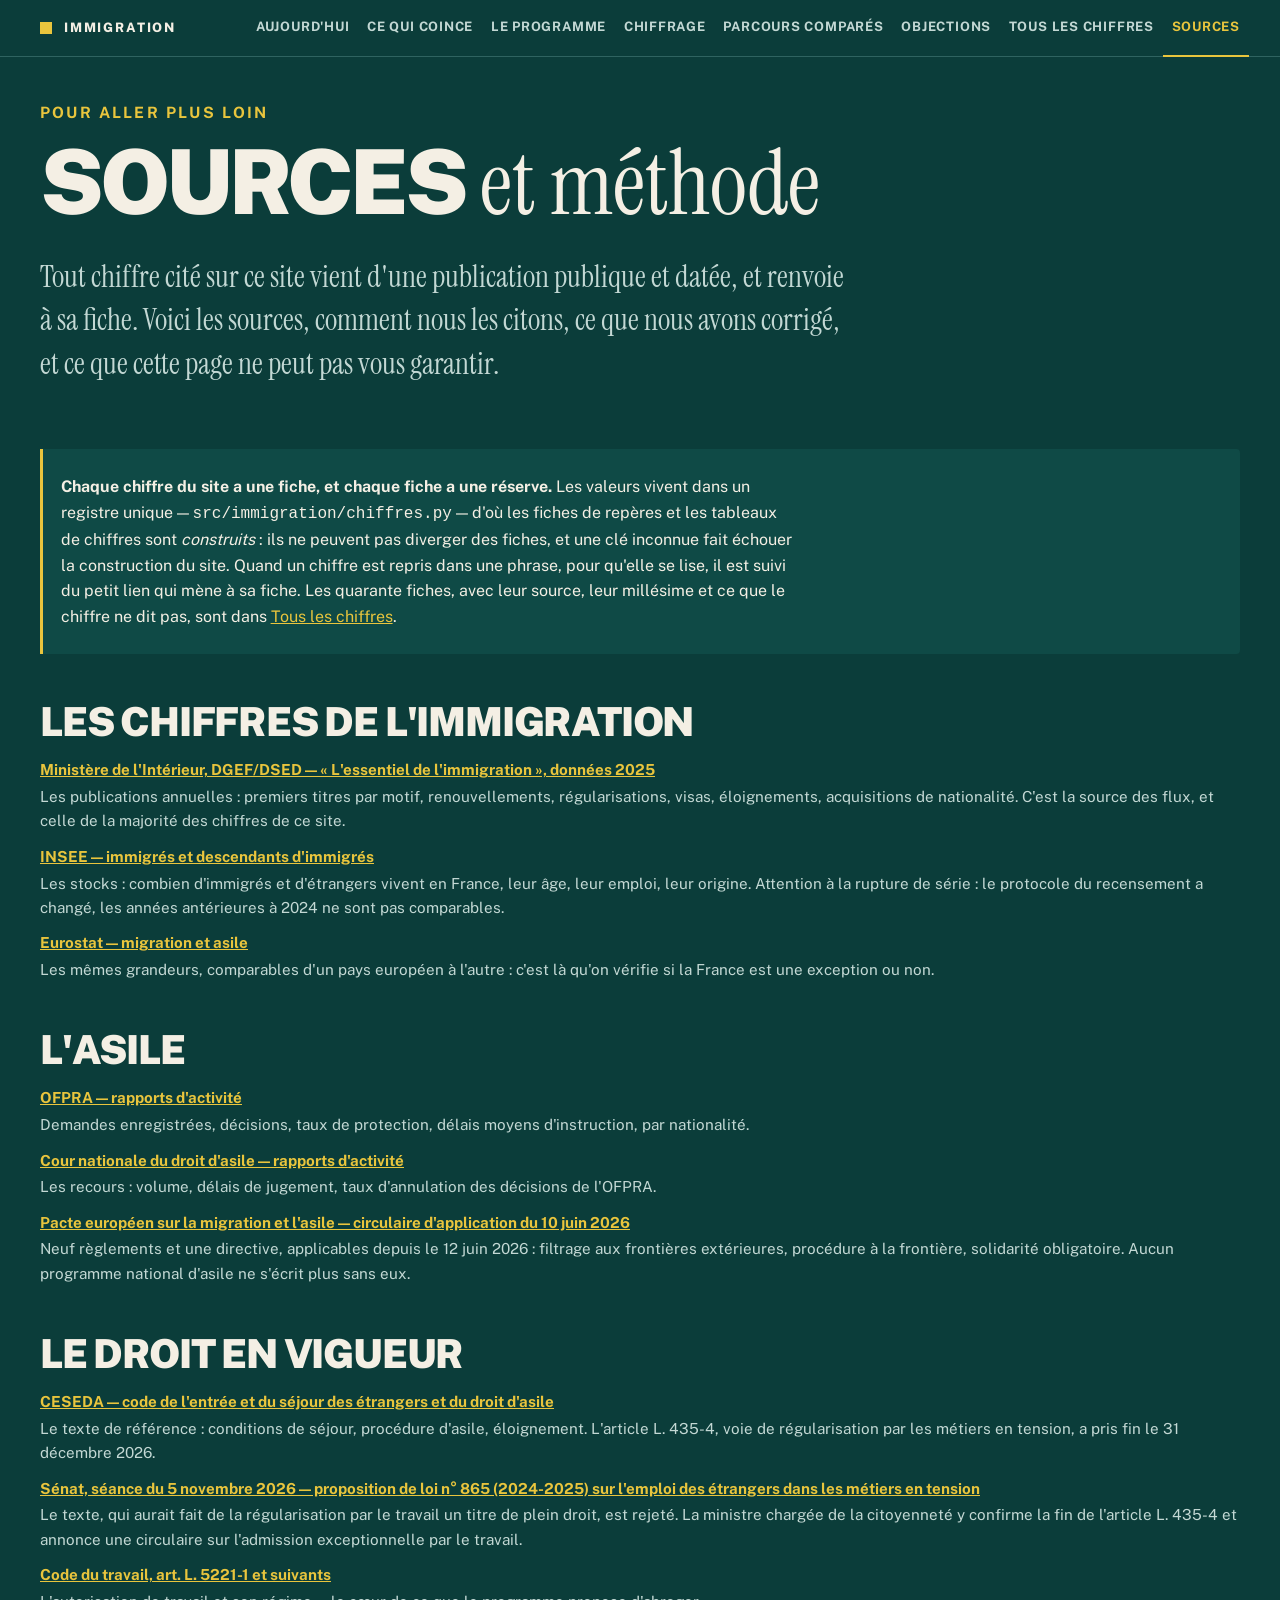
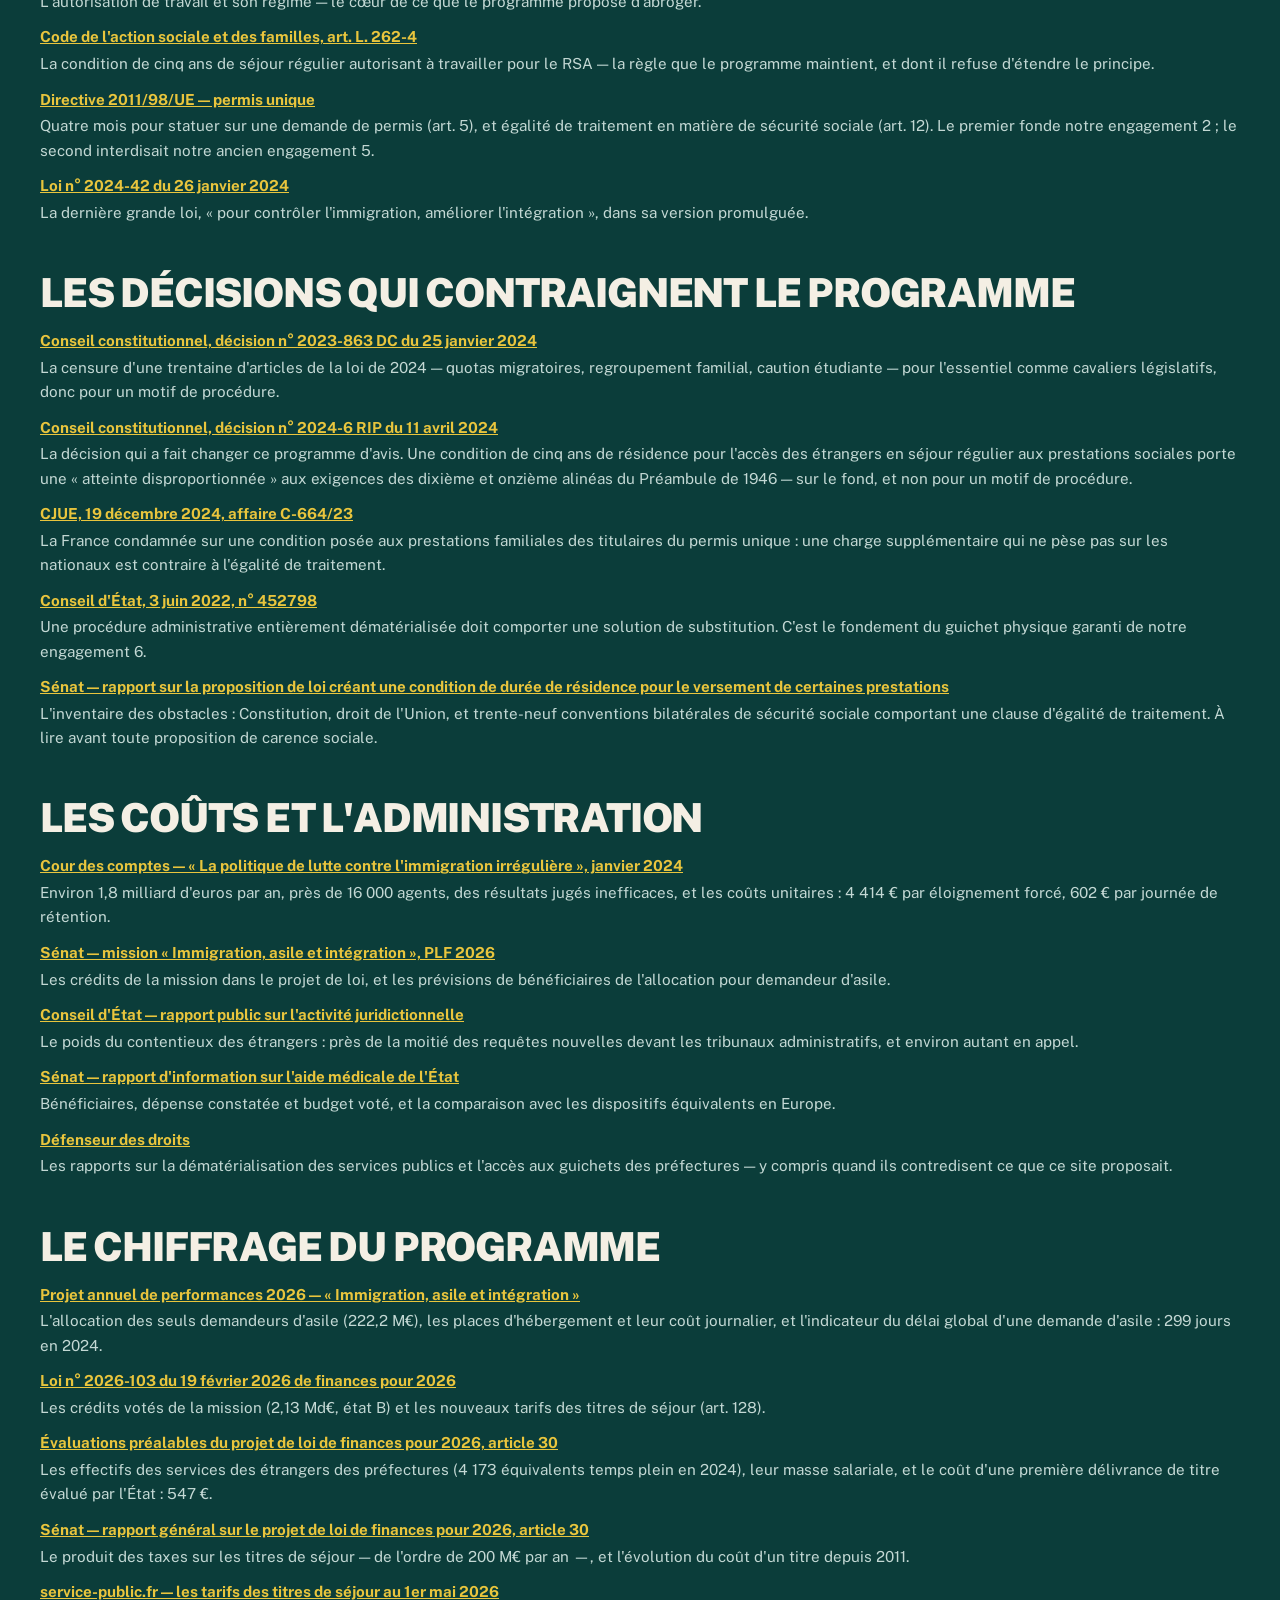
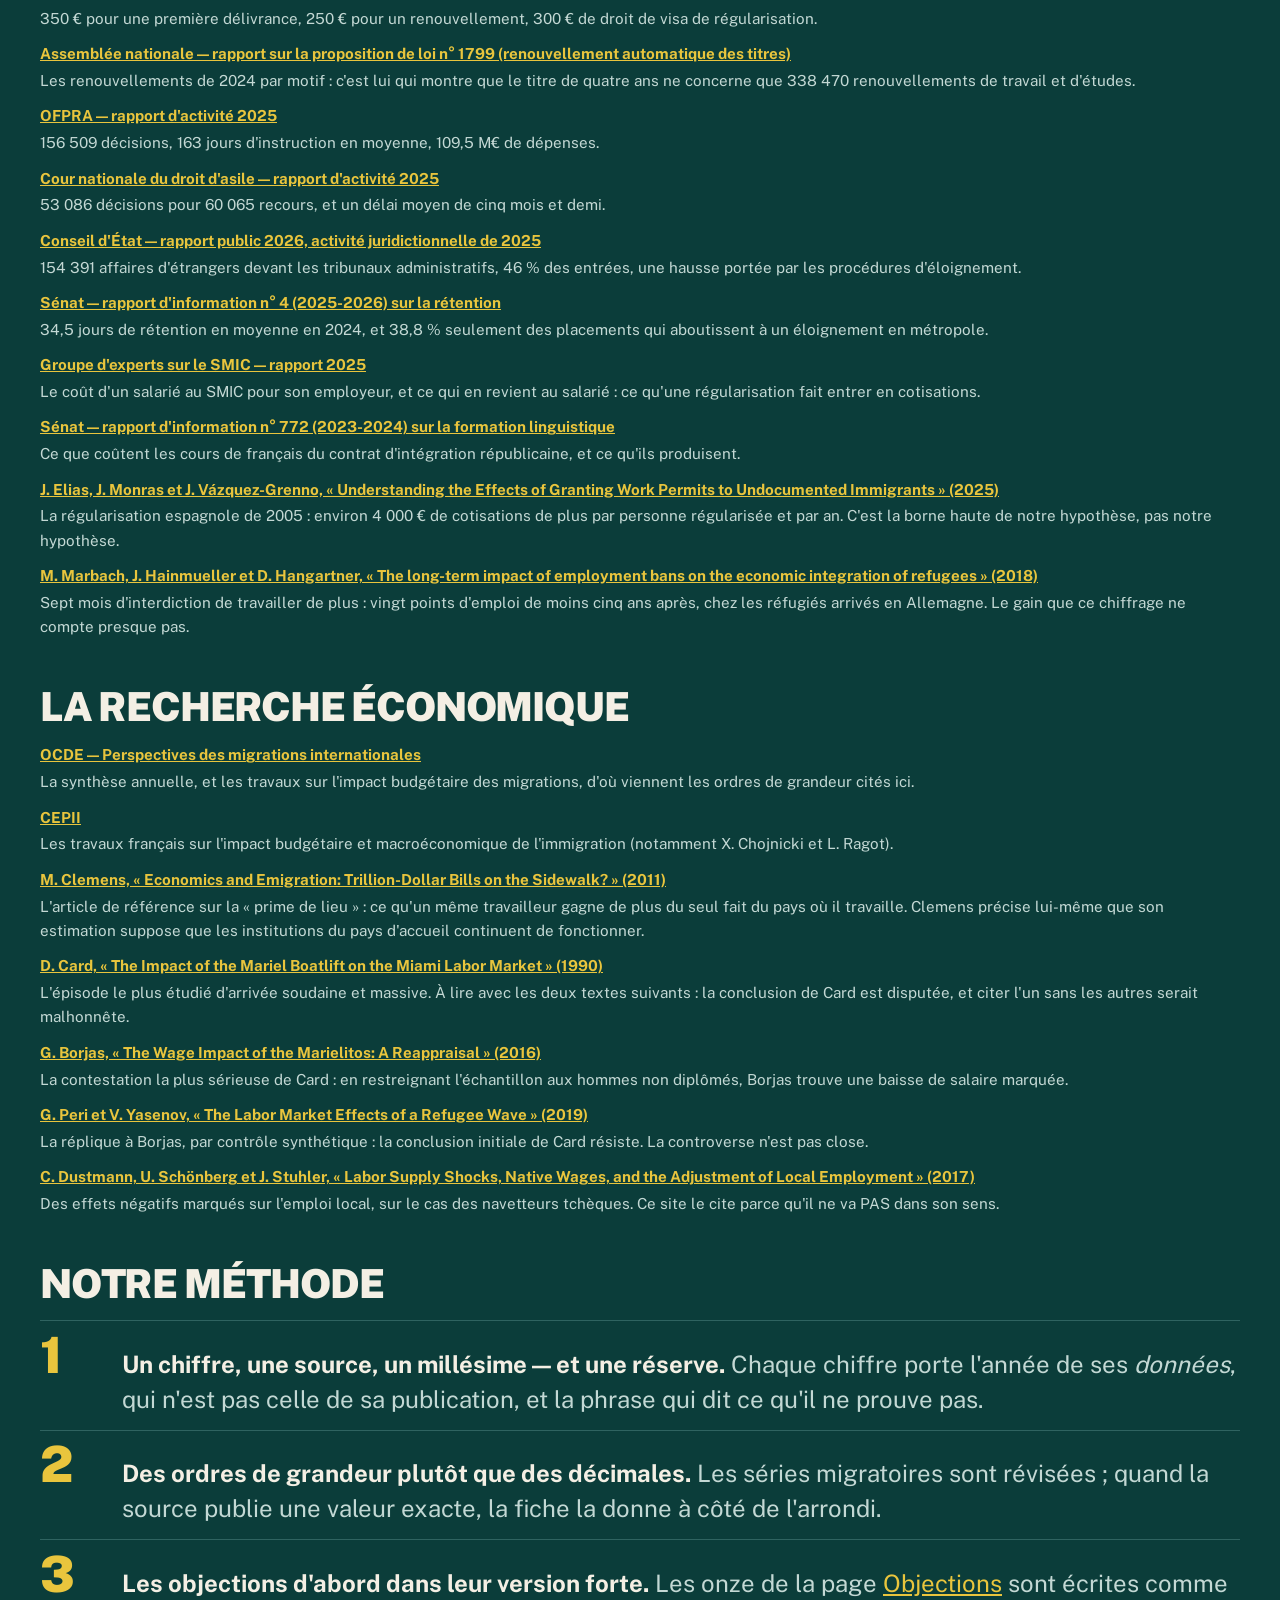
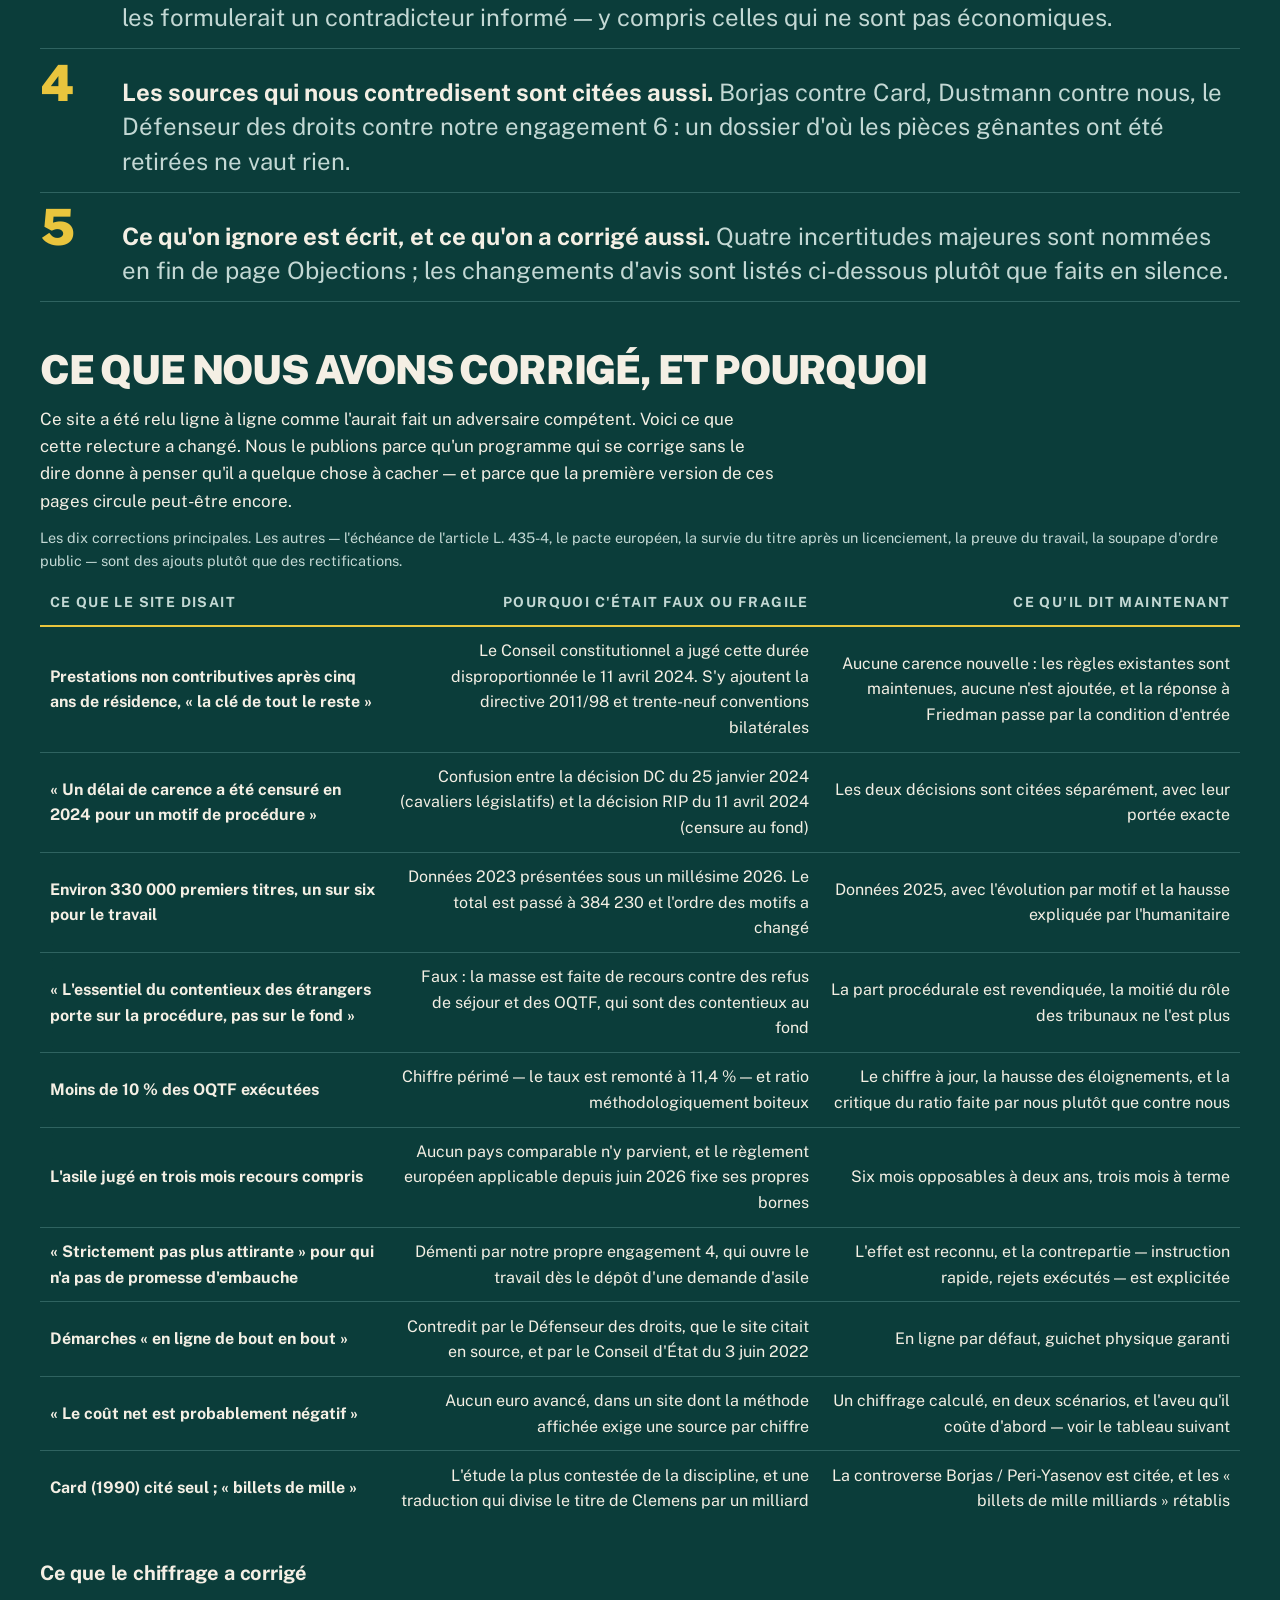
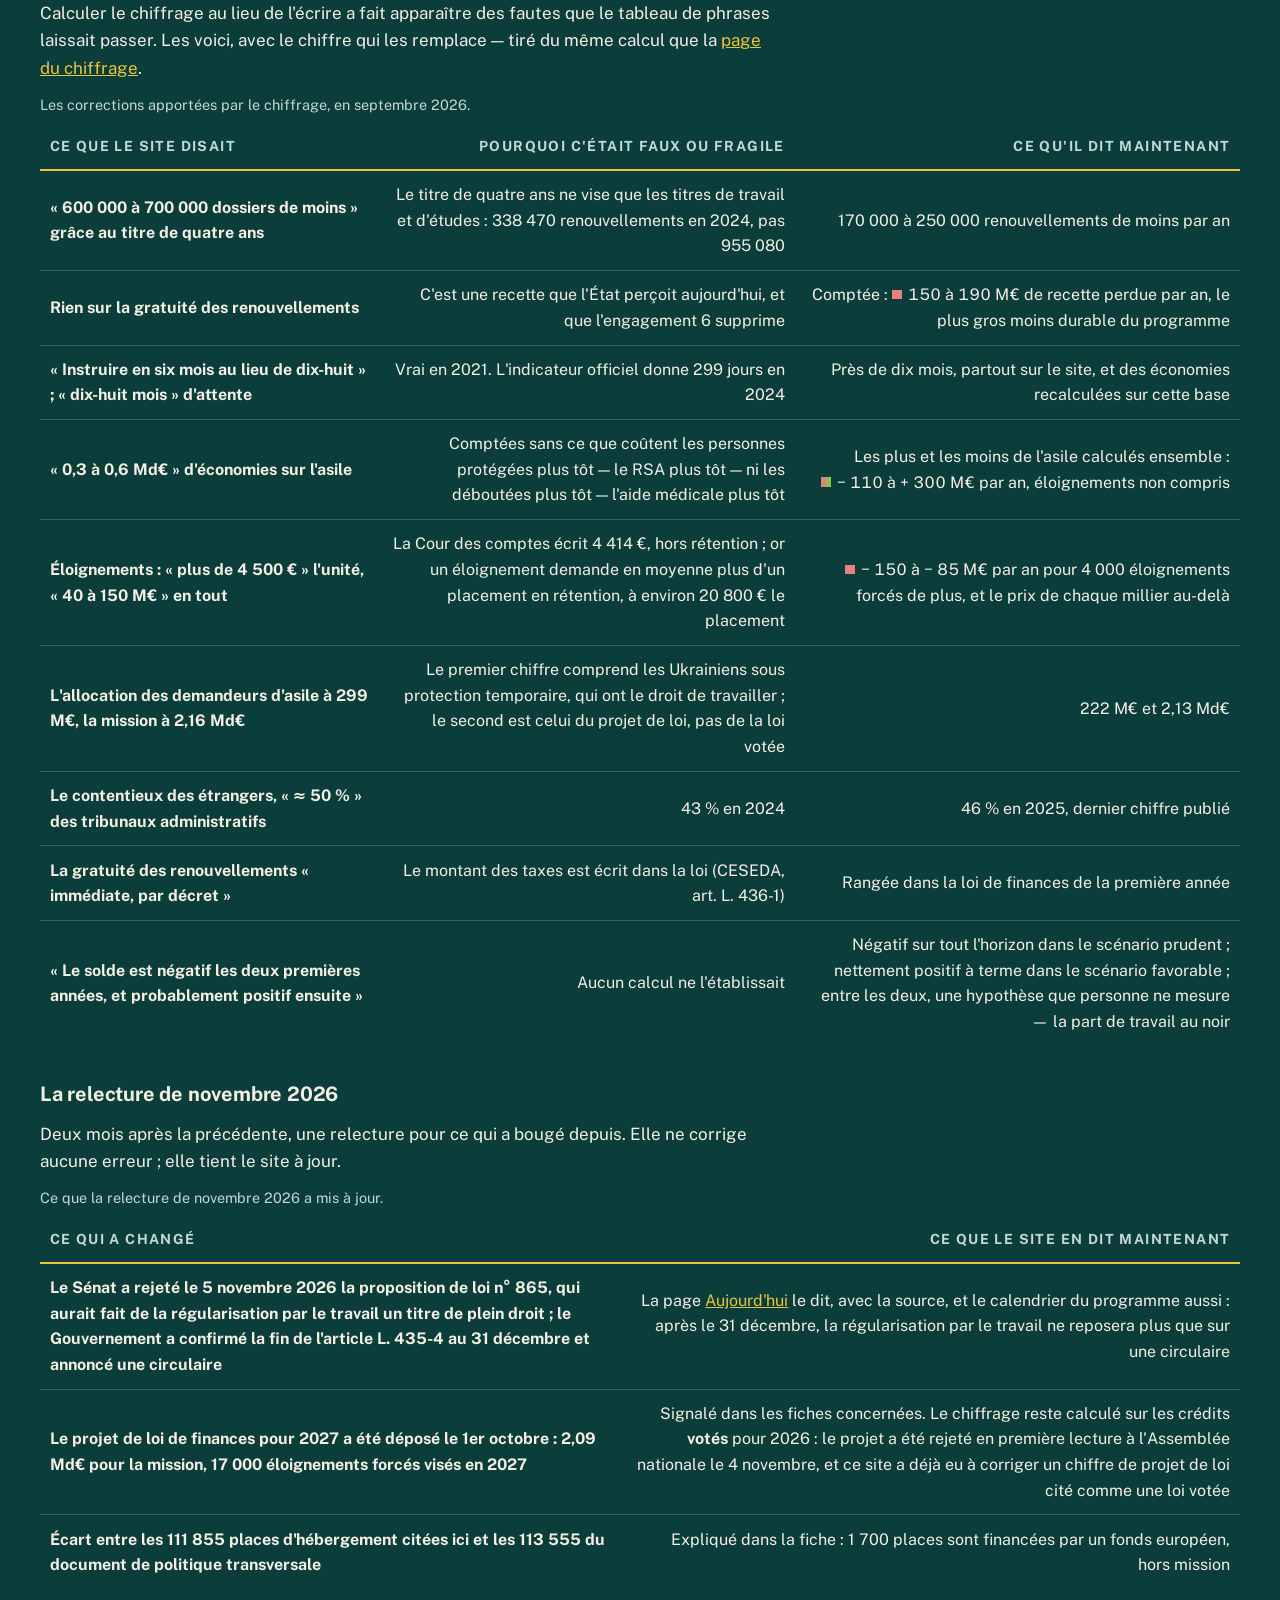
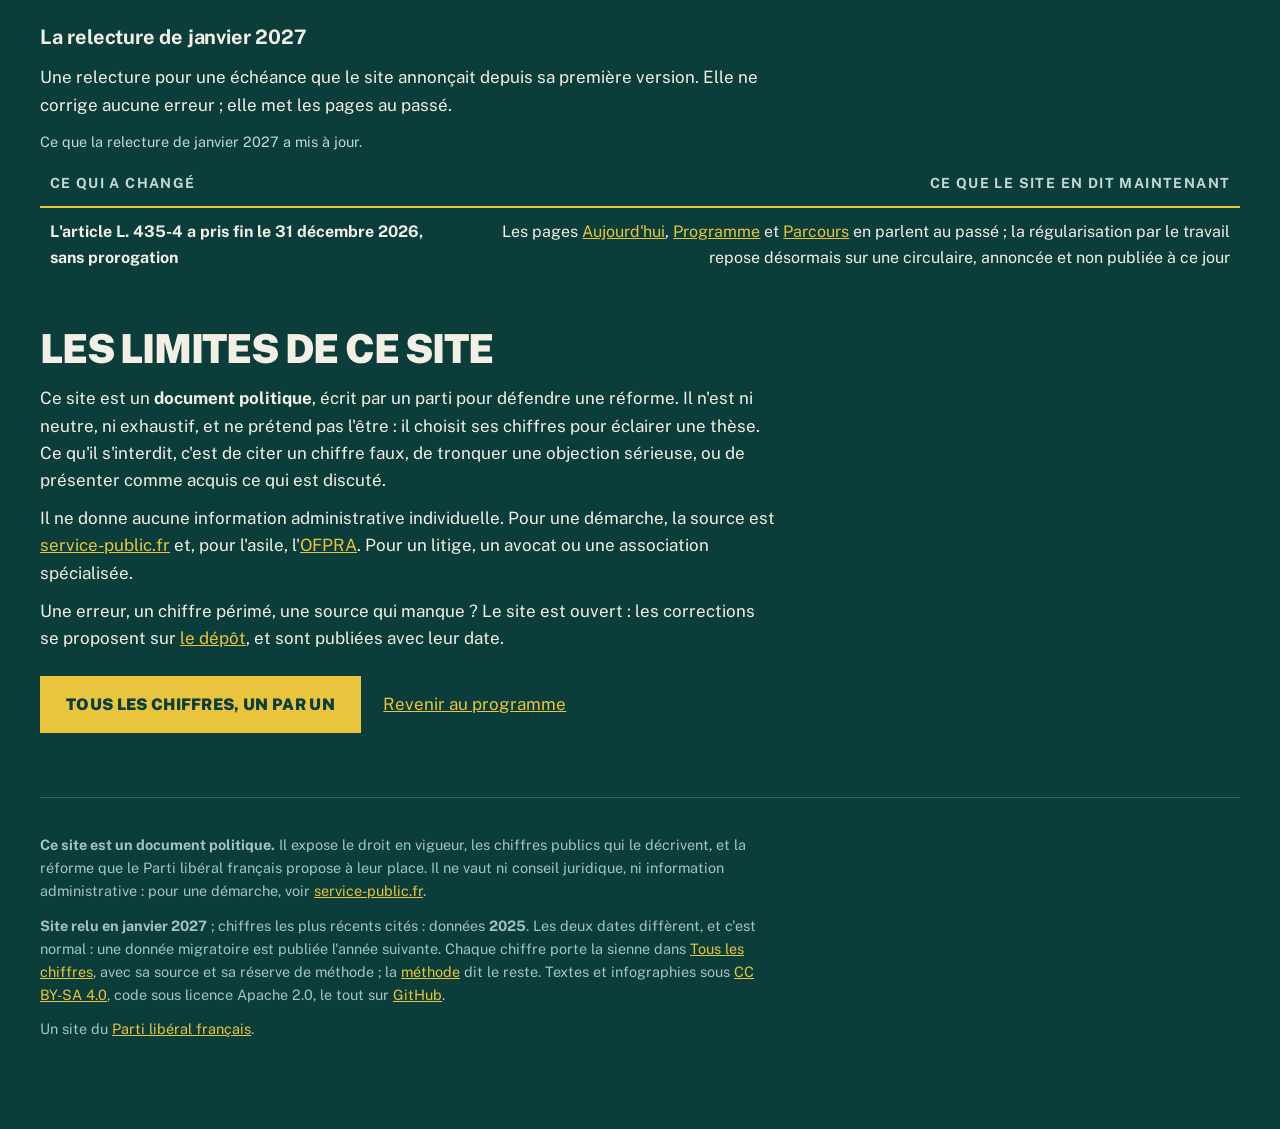
<file: sources.html>
<!doctype html>
<html lang="fr">
<head>
<meta charset="utf-8">
<meta name="viewport" content="width=device-width, initial-scale=1">
<!-- La couleur du bandeau du navigateur, sur téléphone : la page commence là
     où la barre d'adresse finit, sans liseré d'une autre couleur entre les
     deux. -->
<meta name="theme-color" content="#0b3d3a">
<title>Sources et méthode</title>
<meta name="description" content="Les sources publiques utilisées — DGEF, INSEE, OFPRA, CNDA, Conseil d&#x27;État, Conseil constitutionnel, CJUE, Cour des comptes, OCDE — la méthode de citation des chiffres, et les limites assumées de ce site.">
<meta property="og:title" content="Sources et méthode">
<meta property="og:description" content="Les sources publiques utilisées — DGEF, INSEE, OFPRA, CNDA, Conseil d&#x27;État, Conseil constitutionnel, CJUE, Cour des comptes, OCDE — la méthode de citation des chiffres, et les limites assumées de ce site.">
<meta property="og:type" content="website">
<link rel="icon" href="moteur/icone.svg" type="image/svg+xml">
<link rel="apple-touch-icon" href="moteur/icone.svg">
<link rel="stylesheet" href="moteur/style.css">
</head>
<body>
<a class="evitement" href="#contenu">Aller au contenu</a>
<header class="bandeau"><div class="interieur">
  <p class="nom"><a href="index.html"><svg class="icone" xmlns="http://www.w3.org/2000/svg" viewBox="0 0 24 24" fill="none" stroke="currentColor" stroke-width="2" stroke-linecap="round" stroke-linejoin="round" aria-hidden="true" focusable="false"><path d="M16 7h6v6"/><path d="m22 7-8.5 8.5-5-5L2 17"/></svg><span>Immigration</span></a></p>
  <nav aria-label="Navigation principale"><span class="groupe"><span class="etiquette">Le constat</span><span class="liens"><a href="aujourdhui.html">Aujourd&#x27;hui</a><a href="blocages.html">Ce qui coince</a></span></span><span class="groupe"><span class="etiquette">La proposition</span><span class="liens"><a href="programme.html">Le programme</a><a href="chiffrage.html">Chiffrage</a><a href="parcours.html">Parcours comparés</a></span></span><span class="groupe"><span class="etiquette">Pour aller plus loin</span><span class="liens"><a href="objections.html">Objections</a><a href="chiffres.html">Tous les chiffres</a><a href="sources.html" aria-current="page">Sources</a></span></span></nav>
</div></header>
<main id="contenu" tabindex="-1">
<div class="affiche"><p class="surtitre">Pour aller plus loin</p><h1>Sources <span class="serif">et méthode</span></h1><p class="chapeau">Tout chiffre cité sur ce site vient d'une publication publique et datée, et renvoie à sa fiche. Voici les sources, comment nous les citons, ce que nous avons corrigé, et ce que cette page ne peut pas vous garantir.</p></div><div class="note resume"><p><strong>Chaque chiffre du site a une fiche, et chaque fiche a une réserve.</strong> Les valeurs vivent dans un registre unique — <code>src/immigration/chiffres.py</code> — d'où les fiches de repères et les tableaux de chiffres sont <em>construits</em> : ils ne peuvent pas diverger des fiches, et une clé inconnue fait échouer la construction du site. Quand un chiffre est repris dans une phrase, pour qu'elle se lise, il est suivi du petit lien qui mène à sa fiche. Les quarante fiches, avec leur source, leur millésime et ce que le chiffre ne dit pas, sont dans <a href="chiffres.html">Tous les chiffres</a>.</p></div><h2>Les chiffres de l'immigration</h2><dl class="gloses"><dt><a href="https://www.immigration.interieur.gouv.fr/documentation/etudes-et-statistiques/lessentiel-de-limmigration-donnees-2025.html" rel="noopener">Ministère de l'Intérieur, DGEF/DSED — « L'essentiel de l'immigration », données 2025</a></dt><dd>Les publications annuelles : premiers titres par motif, renouvellements, régularisations, visas, éloignements, acquisitions de nationalité. C'est la source des flux, et celle de la majorité des chiffres de ce site.</dd><dt><a href="https://www.insee.fr/fr/statistiques/3633212" rel="noopener">INSEE — immigrés et descendants d'immigrés</a></dt><dd>Les stocks : combien d'immigrés et d'étrangers vivent en France, leur âge, leur emploi, leur origine. Attention à la rupture de série : le protocole du recensement a changé, les années antérieures à 2024 ne sont pas comparables.</dd><dt><a href="https://ec.europa.eu/eurostat/web/migration-asylum/overview" rel="noopener">Eurostat — migration et asile</a></dt><dd>Les mêmes grandeurs, comparables d'un pays européen à l'autre : c'est là qu'on vérifie si la France est une exception ou non.</dd></dl><h2>L'asile</h2><dl class="gloses"><dt><a href="https://www.ofpra.gouv.fr/publications/rapports-dactivite" rel="noopener">OFPRA — rapports d'activité</a></dt><dd>Demandes enregistrées, décisions, taux de protection, délais moyens d'instruction, par nationalité.</dd><dt><a href="https://www.cnda.fr/Ressources-juridiques-et-geopolitiques/Rapports-d-activite" rel="noopener">Cour nationale du droit d'asile — rapports d'activité</a></dt><dd>Les recours : volume, délais de jugement, taux d'annulation des décisions de l'OFPRA.</dd><dt><a href="https://www.immigration.interieur.gouv.fr/actualites/actualites/pacte-europeen-sur-migration-et-lasile-publication-de-circulaire-dapplication" rel="noopener">Pacte européen sur la migration et l'asile — circulaire d'application du 10 juin 2026</a></dt><dd>Neuf règlements et une directive, applicables depuis le 12 juin 2026 : filtrage aux frontières extérieures, procédure à la frontière, solidarité obligatoire. Aucun programme national d'asile ne s'écrit plus sans eux.</dd></dl><h2>Le droit en vigueur</h2><dl class="gloses"><dt><a href="https://www.legifrance.gouv.fr/codes/texte_lc/LEGITEXT000042777182/" rel="noopener">CESEDA — code de l'entrée et du séjour des étrangers et du droit d'asile</a></dt><dd>Le texte de référence : conditions de séjour, procédure d'asile, éloignement. L'article L. 435-4, voie de régularisation par les métiers en tension, a pris fin le 31 décembre 2026.</dd><dt><a href="https://www.senat.fr/seances/s202611/s20261105/s20261105004.html" rel="noopener">Sénat, séance du 5 novembre 2026 — proposition de loi n° 865 (2024-2025) sur l'emploi des étrangers dans les métiers en tension</a></dt><dd>Le texte, qui aurait fait de la régularisation par le travail un titre de plein droit, est rejeté. La ministre chargée de la citoyenneté y confirme la fin de l'article L. 435-4 et annonce une circulaire sur l'admission exceptionnelle par le travail.</dd><dt><a href="https://www.legifrance.gouv.fr/codes/section_lc/LEGITEXT000006072050/LEGISCTA000006178264/" rel="noopener">Code du travail, art. L. 5221-1 et suivants</a></dt><dd>L'autorisation de travail et son régime — le cœur de ce que le programme propose d'abroger.</dd><dt><a href="https://www.legifrance.gouv.fr/codes/article_lc/LEGIARTI000046600837/" rel="noopener">Code de l'action sociale et des familles, art. L. 262-4</a></dt><dd>La condition de cinq ans de séjour régulier autorisant à travailler pour le RSA — la règle que le programme maintient, et dont il refuse d'étendre le principe.</dd><dt><a href="https://eur-lex.europa.eu/legal-content/FR/TXT/?uri=celex%3A32011L0098" rel="noopener">Directive 2011/98/UE — permis unique</a></dt><dd>Quatre mois pour statuer sur une demande de permis (art. 5), et égalité de traitement en matière de sécurité sociale (art. 12). Le premier fonde notre engagement 2 ; le second interdisait notre ancien engagement 5.</dd><dt><a href="https://www.legifrance.gouv.fr/jorf/id/JORFTEXT000049049130" rel="noopener">Loi n° 2024-42 du 26 janvier 2024</a></dt><dd>La dernière grande loi, « pour contrôler l'immigration, améliorer l'intégration », dans sa version promulguée.</dd></dl><h2>Les décisions qui contraignent le programme</h2><dl class="gloses"><dt><a href="https://www.conseil-constitutionnel.fr/decision/2024/2023863DC.htm" rel="noopener">Conseil constitutionnel, décision n° 2023-863 DC du 25 janvier 2024</a></dt><dd>La censure d'une trentaine d'articles de la loi de 2024 — quotas migratoires, regroupement familial, caution étudiante — pour l'essentiel comme cavaliers législatifs, donc pour un motif de procédure.</dd><dt><a href="https://www.conseil-constitutionnel.fr/decision/2024/20246RIP.htm" rel="noopener">Conseil constitutionnel, décision n° 2024-6 RIP du 11 avril 2024</a></dt><dd>La décision qui a fait changer ce programme d'avis. Une condition de cinq ans de résidence pour l'accès des étrangers en séjour régulier aux prestations sociales porte une « atteinte disproportionnée » aux exigences des dixième et onzième alinéas du Préambule de 1946 — sur le fond, et non pour un motif de procédure.</dd><dt><a href="https://curia.europa.eu/juris/liste.jsf?num=C-664/23" rel="noopener">CJUE, 19 décembre 2024, affaire C-664/23</a></dt><dd>La France condamnée sur une condition posée aux prestations familiales des titulaires du permis unique : une charge supplémentaire qui ne pèse pas sur les nationaux est contraire à l'égalité de traitement.</dd><dt><a href="https://www.conseil-etat.fr/fr/arianeweb/CE/decision/2022-06-03/452798" rel="noopener">Conseil d'État, 3 juin 2022, n° 452798</a></dt><dd>Une procédure administrative entièrement dématérialisée doit comporter une solution de substitution. C'est le fondement du guichet physique garanti de notre engagement 6.</dd><dt><a href="https://www.senat.fr/rap/l24-426/l24-4265.html" rel="noopener">Sénat — rapport sur la proposition de loi créant une condition de durée de résidence pour le versement de certaines prestations</a></dt><dd>L'inventaire des obstacles : Constitution, droit de l'Union, et trente-neuf conventions bilatérales de sécurité sociale comportant une clause d'égalité de traitement. À lire avant toute proposition de carence sociale.</dd></dl><h2>Les coûts et l'administration</h2><dl class="gloses"><dt><a href="https://www.ccomptes.fr/sites/default/files/2024-01/20240104-communique-Politique-lutte-contre-immigration-irreguliere.pdf" rel="noopener">Cour des comptes — « La politique de lutte contre l'immigration irrégulière », janvier 2024</a></dt><dd>Environ 1,8 milliard d'euros par an, près de 16 000 agents, des résultats jugés inefficaces, et les coûts unitaires : 4 414 € par éloignement forcé, 602 € par journée de rétention.</dd><dt><a href="https://www.senat.fr/rap/l25-139-315/l25-139-3152.html" rel="noopener">Sénat — mission « Immigration, asile et intégration », PLF 2026</a></dt><dd>Les crédits de la mission dans le projet de loi, et les prévisions de bénéficiaires de l'allocation pour demandeur d'asile.</dd><dt><a href="https://www.conseil-etat.fr/publications-colloques/etudes-et-rapports" rel="noopener">Conseil d'État — rapport public sur l'activité juridictionnelle</a></dt><dd>Le poids du contentieux des étrangers : près de la moitié des requêtes nouvelles devant les tribunaux administratifs, et environ autant en appel.</dd><dt><a href="https://www.senat.fr/rap/r24-841/r24-841-syn.pdf" rel="noopener">Sénat — rapport d'information sur l'aide médicale de l'État</a></dt><dd>Bénéficiaires, dépense constatée et budget voté, et la comparaison avec les dispositifs équivalents en Europe.</dd><dt><a href="https://www.defenseurdesdroits.fr/rapports-annuels-11" rel="noopener">Défenseur des droits</a></dt><dd>Les rapports sur la dématérialisation des services publics et l'accès aux guichets des préfectures — y compris quand ils contredisent ce que ce site proposait.</dd></dl><h2>Le chiffrage du programme</h2><dl class="gloses"><dt><a href="https://www.assemblee-nationale.fr/dyn/contenu/visualisation/1087981/file/PAP2026_BG_Immigration_asile_integration_IA.pdf" rel="noopener">Projet annuel de performances 2026 — « Immigration, asile et intégration »</a></dt><dd>L'allocation des seuls demandeurs d'asile (222,2 M€), les places d'hébergement et leur coût journalier, et l'indicateur du délai global d'une demande d'asile : 299 jours en 2024.</dd><dt><a href="https://www.assemblee-nationale.fr/dyn/17/textes/l17t0227_texte-adopte-seance.pdf" rel="noopener">Loi n° 2026-103 du 19 février 2026 de finances pour 2026</a></dt><dd>Les crédits votés de la mission (2,13 Md€, état B) et les nouveaux tarifs des titres de séjour (art. 128).</dd><dt><a href="https://www.assemblee-nationale.fr/dyn/dyn/contenu/visualisation/1087921/file/PLF%202026_Evaluations%20pr%C3%A9alables_Vdef.pdf" rel="noopener">Évaluations préalables du projet de loi de finances pour 2026, article 30</a></dt><dd>Les effectifs des services des étrangers des préfectures (4 173 équivalents temps plein en 2024), leur masse salariale, et le coût d'une première délivrance de titre évalué par l'État : 547 €.</dd><dt><a href="https://www.senat.fr/rap/l25-139-21/l25-139-21_mono.html" rel="noopener">Sénat — rapport général sur le projet de loi de finances pour 2026, article 30</a></dt><dd>Le produit des taxes sur les titres de séjour — de l'ordre de 200 M€ par an —, et l'évolution du coût d'un titre depuis 2011.</dd><dt><a href="https://www.service-public.gouv.fr/particuliers/actualites/A18881" rel="noopener">service-public.fr — les tarifs des titres de séjour au 1er mai 2026</a></dt><dd>350 € pour une première délivrance, 250 € pour un renouvellement, 300 € de droit de visa de régularisation.</dd><dt><a href="https://www.assemblee-nationale.fr/dyn/contenu/visualisation/1097914/file/EAT%20-%20PPL%201799%20Renouvellement%20automatique%20des%20titres%20de%20s%C3%A9jour.pdf" rel="noopener">Assemblée nationale — rapport sur la proposition de loi n° 1799 (renouvellement automatique des titres)</a></dt><dd>Les renouvellements de 2024 par motif : c'est lui qui montre que le titre de quatre ans ne concerne que 338 470 renouvellements de travail et d'études.</dd><dt><a href="https://www.ofpra.gouv.fr/sites/default/files/2026-07/Rapport%20d%27activit%C3%A9%202025%20Ofpra.pdf" rel="noopener">OFPRA — rapport d'activité 2025</a></dt><dd>156 509 décisions, 163 jours d'instruction en moyenne, 109,5 M€ de dépenses.</dd><dt><a href="https://www.cnda.fr/Media/mediatheque-cnda/documents/rapports-d-activite/rapport-d-activite-2025" rel="noopener">Cour nationale du droit d'asile — rapport d'activité 2025</a></dt><dd>53 086 décisions pour 60 065 recours, et un délai moyen de cinq mois et demi.</dd><dt><a href="https://www.conseil-etat.fr/content/download/239412/document/CE_RA_2025_PDFweb_Access_0926.pdf" rel="noopener">Conseil d'État — rapport public 2026, activité juridictionnelle de 2025</a></dt><dd>154 391 affaires d'étrangers devant les tribunaux administratifs, 46 % des entrées, une hausse portée par les procédures d'éloignement.</dd><dt><a href="https://www.senat.fr/rap/r25-004/r25-004_mono.html" rel="noopener">Sénat — rapport d'information n° 4 (2025-2026) sur la rétention</a></dt><dd>34,5 jours de rétention en moyenne en 2024, et 38,8 % seulement des placements qui aboutissent à un éloignement en métropole.</dd><dt><a href="https://www.strategie-plan.gouv.fr/files/files/Publications/2025/2025-12-12%20-%20Rapport%20SMIC/SMIC-RAPPORT-2025-11decembre13h30-complet-2.pdf" rel="noopener">Groupe d'experts sur le SMIC — rapport 2025</a></dt><dd>Le coût d'un salarié au SMIC pour son employeur, et ce qui en revient au salarié : ce qu'une régularisation fait entrer en cotisations.</dd><dt><a href="https://www.senat.fr/rap/r23-772/r23-772_mono.html" rel="noopener">Sénat — rapport d'information n° 772 (2023-2024) sur la formation linguistique</a></dt><dd>Ce que coûtent les cours de français du contrat d'intégration républicaine, et ce qu'ils produisent.</dd><dt><a href="https://doi.org/10.1086/730122" rel="noopener">J. Elias, J. Monras et J. Vázquez-Grenno, « Understanding the Effects of Granting Work Permits to Undocumented Immigrants » (2025)</a></dt><dd>La régularisation espagnole de 2005 : environ 4 000 € de cotisations de plus par personne régularisée et par an. C'est la borne haute de notre hypothèse, pas notre hypothèse.</dd><dt><a href="https://doi.org/10.1126/sciadv.aap9519" rel="noopener">M. Marbach, J. Hainmueller et D. Hangartner, « The long-term impact of employment bans on the economic integration of refugees » (2018)</a></dt><dd>Sept mois d'interdiction de travailler de plus : vingt points d'emploi de moins cinq ans après, chez les réfugiés arrivés en Allemagne. Le gain que ce chiffrage ne compte presque pas.</dd></dl><h2>La recherche économique</h2><dl class="gloses"><dt><a href="https://www.oecd.org/fr/migrations/" rel="noopener">OCDE — Perspectives des migrations internationales</a></dt><dd>La synthèse annuelle, et les travaux sur l'impact budgétaire des migrations, d'où viennent les ordres de grandeur cités ici.</dd><dt><a href="https://www.cepii.fr/CEPII/fr/publications/publications.asp" rel="noopener">CEPII</a></dt><dd>Les travaux français sur l'impact budgétaire et macroéconomique de l'immigration (notamment X. Chojnicki et L. Ragot).</dd><dt><a href="https://www.aeaweb.org/articles?id=10.1257/jep.25.3.83" rel="noopener">M. Clemens, « Economics and Emigration: Trillion-Dollar Bills on the Sidewalk? » (2011)</a></dt><dd>L'article de référence sur la « prime de lieu » : ce qu'un même travailleur gagne de plus du seul fait du pays où il travaille. Clemens précise lui-même que son estimation suppose que les institutions du pays d'accueil continuent de fonctionner.</dd><dt><a href="https://www.jstor.org/stable/2523702" rel="noopener">D. Card, « The Impact of the Mariel Boatlift on the Miami Labor Market » (1990)</a></dt><dd>L'épisode le plus étudié d'arrivée soudaine et massive. À lire avec les deux textes suivants : la conclusion de Card est disputée, et citer l'un sans les autres serait malhonnête.</dd><dt><a href="https://www.nber.org/papers/w21588" rel="noopener">G. Borjas, « The Wage Impact of the Marielitos: A Reappraisal » (2016)</a></dt><dd>La contestation la plus sérieuse de Card : en restreignant l'échantillon aux hommes non diplômés, Borjas trouve une baisse de salaire marquée.</dd><dt><a href="https://www.journals.uchicago.edu/doi/10.1086/701464" rel="noopener">G. Peri et V. Yasenov, « The Labor Market Effects of a Refugee Wave » (2019)</a></dt><dd>La réplique à Borjas, par contrôle synthétique : la conclusion initiale de Card résiste. La controverse n'est pas close.</dd><dt><a href="https://academic.oup.com/restud/article/84/1/356/2669971" rel="noopener">C. Dustmann, U. Schönberg et J. Stuhler, « Labor Supply Shocks, Native Wages, and the Adjustment of Local Employment » (2017)</a></dt><dd>Des effets négatifs marqués sur l'emploi local, sur le cas des navetteurs tchèques. Ce site le cite parce qu'il ne va PAS dans son sens.</dd></dl>
<h2 id="methode">Notre méthode</h2>
<ol class="gestes"><li><span class="rang" aria-hidden="true">1</span><span><strong>Un chiffre, une source, un millésime — et une réserve.</strong> Chaque chiffre porte l'année de ses <em>données</em>, qui n'est pas celle de sa publication, et la phrase qui dit ce qu'il ne prouve pas.</span></li><li><span class="rang" aria-hidden="true">2</span><span><strong>Des ordres de grandeur plutôt que des décimales.</strong> Les séries migratoires sont révisées ; quand la source publie une valeur exacte, la fiche la donne à côté de l'arrondi.</span></li><li><span class="rang" aria-hidden="true">3</span><span><strong>Les objections d'abord dans leur version forte.</strong> Les onze de la page <a href="objections.html">Objections</a> sont écrites comme les formulerait un contradicteur informé — y compris celles qui ne sont pas économiques.</span></li><li><span class="rang" aria-hidden="true">4</span><span><strong>Les sources qui nous contredisent sont citées aussi.</strong> Borjas contre Card, Dustmann contre nous, le Défenseur des droits contre notre engagement 6 : un dossier d'où les pièces gênantes ont été retirées ne vaut rien.</span></li><li><span class="rang" aria-hidden="true">5</span><span><strong>Ce qu'on ignore est écrit, et ce qu'on a corrigé aussi.</strong> Quatre incertitudes majeures sont nommées en fin de page Objections ; les changements d'avis sont listés ci-dessous plutôt que faits en silence.</span></li></ol>
<h2 id="corrections">Ce que nous avons corrigé, et pourquoi</h2>
<p>Ce site a été relu ligne à ligne comme l'aurait fait un adversaire
compétent. Voici ce que cette relecture a changé. Nous le publions parce
qu'un programme qui se corrige sans le dire donne à penser qu'il a quelque
chose à cacher — et parce que la première version de ces pages circule
peut-être encore.</p>
<div class="defilant"><table><caption>Les dix corrections principales. Les autres — l'échéance de l'article L. 435-4, le pacte européen, la survie du titre après un licenciement, la preuve du travail, la soupape d'ordre public — sont des ajouts plutôt que des rectifications.</caption><thead><tr><th scope="col" class="long">Ce que le site disait</th><th scope="col" class="long">Pourquoi c'était faux ou fragile</th><th scope="col" class="long">Ce qu'il dit maintenant</th></tr></thead><tbody><tr><th scope="row" class="long">Prestations non contributives après cinq ans de résidence, « la clé de tout le reste »</th><td class="long">Le Conseil constitutionnel a jugé cette durée disproportionnée le 11 avril 2024. S'y ajoutent la directive 2011/98 et trente-neuf conventions bilatérales</td><td class="long">Aucune carence nouvelle : les règles existantes sont maintenues, aucune n'est ajoutée, et la réponse à Friedman passe par la condition d'entrée</td></tr><tr><th scope="row" class="long">« Un délai de carence a été censuré en 2024 pour un motif de procédure »</th><td class="long">Confusion entre la décision DC du 25 janvier 2024 (cavaliers législatifs) et la décision RIP du 11 avril 2024 (censure au fond)</td><td class="long">Les deux décisions sont citées séparément, avec leur portée exacte</td></tr><tr><th scope="row" class="long">Environ 330 000 premiers titres, un sur six pour le travail</th><td class="long">Données 2023 présentées sous un millésime 2026. Le total est passé à 384 230 et l'ordre des motifs a changé</td><td class="long">Données 2025, avec l'évolution par motif et la hausse expliquée par l'humanitaire</td></tr><tr><th scope="row" class="long">« L'essentiel du contentieux des étrangers porte sur la procédure, pas sur le fond »</th><td class="long">Faux : la masse est faite de recours contre des refus de séjour et des OQTF, qui sont des contentieux au fond</td><td class="long">La part procédurale est revendiquée, la moitié du rôle des tribunaux ne l'est plus</td></tr><tr><th scope="row" class="long">Moins de 10 % des OQTF exécutées</th><td class="long">Chiffre périmé — le taux est remonté à 11,4 % — et ratio méthodologiquement boiteux</td><td class="long">Le chiffre à jour, la hausse des éloignements, et la critique du ratio faite par nous plutôt que contre nous</td></tr><tr><th scope="row" class="long">L'asile jugé en trois mois recours compris</th><td class="long">Aucun pays comparable n'y parvient, et le règlement européen applicable depuis juin 2026 fixe ses propres bornes</td><td class="long">Six mois opposables à deux ans, trois mois à terme</td></tr><tr><th scope="row" class="long">« Strictement pas plus attirante » pour qui n'a pas de promesse d'embauche</th><td class="long">Démenti par notre propre engagement 4, qui ouvre le travail dès le dépôt d'une demande d'asile</td><td class="long">L'effet est reconnu, et la contrepartie — instruction rapide, rejets exécutés — est explicitée</td></tr><tr><th scope="row" class="long">Démarches « en ligne de bout en bout »</th><td class="long">Contredit par le Défenseur des droits, que le site citait en source, et par le Conseil d'État du 3 juin 2022</td><td class="long">En ligne par défaut, guichet physique garanti</td></tr><tr><th scope="row" class="long">« Le coût net est probablement négatif »</th><td class="long">Aucun euro avancé, dans un site dont la méthode affichée exige une source par chiffre</td><td class="long">Un chiffrage calculé, en deux scénarios, et l'aveu qu'il coûte d'abord — voir le tableau suivant</td></tr><tr><th scope="row" class="long">Card (1990) cité seul ; « billets de mille »</th><td class="long">L'étude la plus contestée de la discipline, et une traduction qui divise le titre de Clemens par un milliard</td><td class="long">La controverse Borjas / Peri-Yasenov est citée, et les « billets de mille milliards » rétablis</td></tr></tbody></table></div>
<h3 id="corrections-chiffrage">Ce que le chiffrage a corrigé</h3>
<p>Calculer le chiffrage au lieu de l'écrire a fait apparaître des fautes que
le tableau de phrases laissait passer. Les voici, avec le chiffre qui les
remplace — tiré du même calcul que la <a href="chiffrage.html">page du
chiffrage</a>.</p>
<div class="defilant"><table><caption>Les corrections apportées par le chiffrage, en septembre 2026.</caption><thead><tr><th scope="col" class="long">Ce que le site disait</th><th scope="col" class="long">Pourquoi c'était faux ou fragile</th><th scope="col" class="long">Ce qu'il dit maintenant</th></tr></thead><tbody><tr><th scope="row" class="long">« 600 000 à 700 000 dossiers de moins » grâce au titre de quatre ans</th><td class="long">Le titre de quatre ans ne vise que les titres de travail et d'études : 338 470 renouvellements en 2024, pas 955 080</td><td class="long">170 000 à 250 000 renouvellements de moins par an</td></tr><tr><th scope="row" class="long">Rien sur la gratuité des renouvellements</th><td class="long">C'est une recette que l'État perçoit aujourd'hui, et que l'engagement 6 supprime</td><td class="long">Comptée : <span class="montant moins">150 à 190 M€</span> de recette perdue par an, le plus gros moins durable du programme</td></tr><tr><th scope="row" class="long">« Instruire en six mois au lieu de dix-huit » ; « dix-huit mois » d'attente</th><td class="long">Vrai en 2021. L'indicateur officiel donne 299 jours en 2024</td><td class="long">Près de dix mois, partout sur le site, et des économies recalculées sur cette base</td></tr><tr><th scope="row" class="long">« 0,3 à 0,6 Md€ » d'économies sur l'asile</th><td class="long">Comptées sans ce que coûtent les personnes protégées plus tôt — le RSA plus tôt — ni les déboutées plus tôt — l'aide médicale plus tôt</td><td class="long">Les plus et les moins de l'asile calculés ensemble : <span class="montant incertain">− 110 à + 300 M€</span> par an, éloignements non compris</td></tr><tr><th scope="row" class="long">Éloignements : « plus de 4 500 € » l'unité, « 40 à 150 M€ » en tout</th><td class="long">La Cour des comptes écrit 4 414 €, hors rétention ; or un éloignement demande en moyenne plus d'un placement en rétention, à environ 20 800 € le placement</td><td class="long"><span class="montant moins">− 150 à − 85 M€</span> par an pour 4 000 éloignements forcés de plus, et le prix de chaque millier au-delà</td></tr><tr><th scope="row" class="long">L'allocation des demandeurs d'asile à 299 M€, la mission à 2,16 Md€</th><td class="long">Le premier chiffre comprend les Ukrainiens sous protection temporaire, qui ont le droit de travailler ; le second est celui du projet de loi, pas de la loi votée</td><td class="long">222 M€ et 2,13 Md€</td></tr><tr><th scope="row" class="long">Le contentieux des étrangers, « ≈ 50 % » des tribunaux administratifs</th><td class="long">43 % en 2024</td><td class="long">46 % en 2025, dernier chiffre publié</td></tr><tr><th scope="row" class="long">La gratuité des renouvellements « immédiate, par décret »</th><td class="long">Le montant des taxes est écrit dans la loi (CESEDA, art. L. 436-1)</td><td class="long">Rangée dans la loi de finances de la première année</td></tr><tr><th scope="row" class="long">« Le solde est négatif les deux premières années, et probablement positif ensuite »</th><td class="long">Aucun calcul ne l'établissait</td><td class="long">Négatif sur tout l'horizon dans le scénario prudent ; nettement positif à terme dans le scénario favorable ; entre les deux, une hypothèse que personne ne mesure — la part de travail au noir</td></tr></tbody></table></div>
<h3 id="mise-a-jour-novembre-2026">La relecture de novembre 2026</h3>
<p>Deux mois après la précédente, une relecture pour ce qui a bougé depuis.
Elle ne corrige aucune erreur ; elle tient le site à jour.</p>
<div class="defilant"><table><caption>Ce que la relecture de novembre 2026 a mis à jour.</caption><thead><tr><th scope="col" class="long">Ce qui a changé</th><th scope="col" class="long">Ce que le site en dit maintenant</th></tr></thead><tbody><tr><th scope="row" class="long">Le Sénat a rejeté le 5 novembre 2026 la proposition de loi n° 865, qui aurait fait de la régularisation par le travail un titre de plein droit ; le Gouvernement a confirmé la fin de l'article L. 435-4 au 31 décembre et annoncé une circulaire</th><td class="long">La page <a href="aujourdhui.html">Aujourd'hui</a> le dit, avec la source, et le calendrier du programme aussi : après le 31 décembre, la régularisation par le travail ne reposera plus que sur une circulaire</td></tr><tr><th scope="row" class="long">Le projet de loi de finances pour 2027 a été déposé le 1er octobre : 2,09 Md€ pour la mission, 17 000 éloignements forcés visés en 2027</th><td class="long">Signalé dans les fiches concernées. Le chiffrage reste calculé sur les crédits <strong>votés</strong> pour 2026 : le projet a été rejeté en première lecture à l'Assemblée nationale le 4 novembre, et ce site a déjà eu à corriger un chiffre de projet de loi cité comme une loi votée</td></tr><tr><th scope="row" class="long">Écart entre les 111 855 places d'hébergement citées ici et les 113 555 du document de politique transversale</th><td class="long">Expliqué dans la fiche : 1 700 places sont financées par un fonds européen, hors mission</td></tr></tbody></table></div>
<h3 id="mise-a-jour-janvier-2027">La relecture de janvier 2027</h3>
<p>Une relecture pour une échéance que le site annonçait depuis sa première
version. Elle ne corrige aucune erreur ; elle met les pages au passé.</p>
<div class="defilant"><table><caption>Ce que la relecture de janvier 2027 a mis à jour.</caption><thead><tr><th scope="col" class="long">Ce qui a changé</th><th scope="col" class="long">Ce que le site en dit maintenant</th></tr></thead><tbody><tr><th scope="row" class="long">L'article L. 435-4 a pris fin le 31 décembre 2026, sans prorogation</th><td class="long">Les pages <a href="aujourdhui.html">Aujourd'hui</a>, <a href="programme.html">Programme</a> et <a href="parcours.html">Parcours</a> en parlent au passé ; la régularisation par le travail repose désormais sur une circulaire, annoncée et non publiée à ce jour</td></tr></tbody></table></div>
<h2 id="limites">Les limites de ce site</h2>
<p>Ce site est un <strong>document politique</strong>, écrit par un parti pour
défendre une réforme. Il n'est ni neutre, ni exhaustif, et ne prétend pas
l'être : il choisit ses chiffres pour éclairer une thèse. Ce qu'il s'interdit,
c'est de citer un chiffre faux, de tronquer une objection sérieuse, ou de
présenter comme acquis ce qui est discuté.</p>
<p>Il ne donne aucune information administrative individuelle. Pour une
démarche, la source est
<a href="https://www.service-public.fr/particuliers/vosdroits/N110">service-public.fr</a>
et, pour l'asile, l'<a href="https://www.ofpra.gouv.fr/">OFPRA</a>. Pour un
litige, un avocat ou une association spécialisée.</p>
<p>Une erreur, un chiffre périmé, une source qui manque&nbsp;? Le site est
ouvert : les corrections se proposent sur
<a href="https://github.com/g-pliberal/immigration">le dépôt</a>, et sont
publiées avec leur date.</p>

<div class="actions">
  <a class="bouton" href="chiffres.html">Tous les chiffres, un par un</a>
  <a href="index.html">Revenir au programme</a>
</div>

</main>
<footer>
  <p><strong>Ce site est un document politique.</strong> Il expose le droit
  en vigueur, les chiffres publics qui le décrivent, et la réforme que le
  Parti libéral français propose à leur place. Il ne vaut ni conseil
  juridique, ni information administrative : pour une démarche, voir
  <a href="https://www.service-public.fr/particuliers/vosdroits/N110">service-public.fr</a>.</p>
  <p><strong>Site relu en janvier 2027</strong> ; chiffres les plus récents
  cités : données <strong>2025</strong>. Les deux dates diffèrent, et
  c'est normal : une donnée migratoire est publiée l'année suivante. Chaque
  chiffre porte la sienne dans <a href="chiffres.html">Tous les chiffres</a>,
  avec sa source et sa réserve de méthode ; la
  <a href="sources.html">méthode</a> dit le reste. Textes et infographies sous
  <a href="https://creativecommons.org/licenses/by-sa/4.0/deed.fr">CC BY-SA 4.0</a>,
  code sous licence Apache 2.0, le tout sur <a href="https://github.com/g-pliberal/immigration">GitHub</a>.</p>
  <p class="retour-site">Un site du
  <a href="https://partiliberalfrancais.fr/" target="_top">Parti libéral français</a>.</p>
</footer>
</body>
</html>
</file>
<file: moteur/style.css>
/* La charte graphique du Parti libéral français, reprise telle quelle du dépôt
   `retraitecomptenotionelle` : mêmes variables, mêmes noms de classes, mêmes
   polices. Les deux sites doivent se reconnaître comme un seul — c'est la
   raison d'être de cette copie, et la raison pour laquelle on n'y touche pas
   à la légère. Les ajouts propres au site Immigration sont regroupés à la FIN
   du fichier, sous un titre qui le dit ; tout ce qui précède est la charte. */
/* Les pages sont celles du site partiliberalfrancais.fr, et ce sont des
   AFFICHES : fond vert profond, titres massifs en capitales, or pour ce qui
   compte, crème pour ce qu'on doit lire de près. La raison est dans ce que ces
   pages doivent faire — un programme se retient, et un tableau de bord ne se
   retient pas. Les variables ci-dessous sont le seul point de contact : un
   hôte qui voudrait ajuster une couleur les redéfinit dans une feuille chargée
   après celle-ci, et n'a besoin de connaître ni un sélecteur, ni un fichier.
   Leurs noms sont donc stables d'un site du parti à l'autre, même là où leur
   valeur a changé. */

/* Les deux polices de l'affiche, servies par le dépôt et non par un tiers.
   Les charger chez Google aurait coûté la seule promesse que cette page fait
   à qui la remplit — « tout se calcule dans votre navigateur, rien n'est
   envoyé » —, puisqu'une requête de police emporte l'adresse IP du lecteur.
   Elles sont donc dans `moteur/polices/`, sous licence OFL, avec les deux
   sous-ensembles dont le français a besoin : `latin` pour l'essentiel,
   `latin-ext` pour les œ, les ÿ et les guillemets qu'il traîne. Voir
   `moteur/polices/README.md`.

   `font-display: swap` : le texte s'affiche tout de suite dans la pile du
   système, et se recompose quand la police arrive. Un titre invisible pendant
   trois secondes sur un réseau lent serait pire que le même titre dans une
   autre police. */
@font-face {
  font-family: "Public Sans"; font-style: normal; font-weight: 100 900;
  font-display: swap; src: url(polices/public-sans-latin.woff2) format("woff2");
  unicode-range: U+0000-00FF, U+0131, U+0152-0153, U+02BB-02BC, U+02C6, U+02DA,
    U+02DC, U+0304, U+0308, U+0329, U+2000-206F, U+20AC, U+2122, U+2191, U+2193,
    U+2212, U+2215, U+FEFF, U+FFFD;
}
@font-face {
  font-family: "Public Sans"; font-style: normal; font-weight: 100 900;
  font-display: swap; src: url(polices/public-sans-latin-ext.woff2) format("woff2");
  unicode-range: U+0100-02BA, U+02BD-02C5, U+02C7-02CC, U+02CE-02D7, U+02DD-02FF,
    U+0304, U+0308, U+0329, U+1D00-1DBF, U+1E00-1E9F, U+1EF2-1EFF, U+2020,
    U+20A0-20AB, U+20AD-20C0, U+2113, U+2C60-2C7F, U+A720-A7FF;
}
@font-face {
  font-family: "Instrument Serif"; font-style: normal; font-weight: 400;
  font-display: swap; src: url(polices/instrument-serif-latin.woff2) format("woff2");
  unicode-range: U+0000-00FF, U+0131, U+0152-0153, U+02BB-02BC, U+02C6, U+02DA,
    U+02DC, U+0304, U+0308, U+0329, U+2000-206F, U+20AC, U+2122, U+2191, U+2193,
    U+2212, U+2215, U+FEFF, U+FFFD;
}
@font-face {
  font-family: "Instrument Serif"; font-style: normal; font-weight: 400;
  font-display: swap; src: url(polices/instrument-serif-latin-ext.woff2) format("woff2");
  unicode-range: U+0100-02BA, U+02BD-02C5, U+02C7-02CC, U+02CE-02D7, U+02DD-02FF,
    U+0304, U+0308, U+0329, U+1D00-1DBF, U+1E00-1E9F, U+1EF2-1EFF, U+2020,
    U+20A0-20AB, U+20AD-20C0, U+2113, U+2C60-2C7F, U+A720-A7FF;
}

:root {
  /* Un seul thème, et c'est voulu. L'affiche EST l'identité : la décliner en
     clair donnerait deux sites qui ne disent pas la même chose, et le vert
     profond n'est pas un habit de nuit qu'on quitte le matin. `color-scheme`
     est donc figé sur `dark`, ce qui donne aussi aux champs, aux menus
     déroulants et aux barres de défilement du navigateur le rendu sombre qui
     va avec — sans quoi un `<select>` s'ouvrirait en blanc au milieu. */
  color-scheme: dark;
  /* Le vert profond de l'affiche, et le ton juste au-dessus qui sert à
     détacher un bloc sans introduire de couleur. */
  --fond: #0b3d3a;
  --fond-carte: #0f4a46;
  --fond-appui: #0f4a46;
  /* Le fond sur lequel un tableau défile : le voile qui cache l'ombre de
     défilement en bout de course doit être de cette couleur-là, et chaque
     carte le redéfinit à la sienne (voir `.defilant`). */
  --fond-defilant: var(--fond);
  /* Le crème porte 12,9:1 sur le fond, et le crème atténué 7,1:1 : au-dessus
     du plancher de 4,5:1 même pour le petit texte, ce que la relecture
     d'accessibilité de septembre 2026 exigeait explicitement. */
  --texte: #f4efe4;
  --texte-doux: #c3d8d4;
  /* Une troisième teinte, pour les légendes et les réserves — 5,4:1, réservée
     aux textes d'au moins 15 px. */
  --texte-tres-doux: #a7c3bf;
  --trait: #2f6360;
  /* Bordure des CHAMPS, distincte du filet décoratif : un contour de champ est
     ce qui dit où l'on peut écrire, et doit donc atteindre 3:1 sur les deux
     fonds qu'il sépare (WCAG 2.1, 1.4.11). Le filet `--trait` plafonne à
     1,76:1 — c'est voulu, il ne porte aucune information —, et cette teinte
     est mesurée : 4,12:1 sur le fond, 3,44:1 sur la carte. Elle sert aussi le
     bord des boutons creux et des onglets de grille, qui sont des composants
     eux aussi. Le premier essai, #4b7d79, tombait à 2,59:1 et 2,16:1 : un
     contour qu'on devine plutôt qu'on ne le voit. */
  --trait-champ: #6fa09c;
  /* L'accent est l'or. Il tient 9,4:1 sur le fond, et porte du vert profond
     lisible sur un bouton plein — c'est le contraste inverse, 9,4:1 lui
     aussi. Il remplace le bleu-vert d'avant la refonte sans changer de nom :
     tout ce qui écrivait `var(--accent)` continue de dire « ce qui compte ». */
  --accent: #e9c53d;
  --accent-doux: #14514c;
  --or: #e9c53d;
  /* Le crème des panneaux qu'on doit lire de près — le formulaire, l'appel au
     simulateur, les cartes à publier. Une affiche entièrement sombre fatigue
     dès qu'il faut remplir six champs ; le crème dit « ici, on travaille ». */
  --creme: #f4efe4;
  --sur-creme: #0b3d3a;
  --sur-creme-doux: #2a4a47;
  --sur-creme-accent: #0b6167;
  --creme-trait: #c9c2b4;
  /* Le bandeau de tête reprend le fond de la page : la rupture est totale, il
     n'y a plus de bande d'une autre couleur en haut. Les noms restent, pour
     les feuilles qui les surchargeaient. */
  --bandeau: #0b3d3a;
  --bandeau-texte: #f4efe4;
  --bandeau-doux: #c3d8d4;
  --bandeau-vif: #e9c53d;
  /* LES QUATRE SYSTÈMES COMPARÉS, et c'est le nombre qui fait leur qualité.
     À six teintes, la séparation sous deutéranopie plafonnait à ΔE 8,6 : aucun
     choix de couleurs n'y changeait rien, six catégories ne se distinguent pas
     toutes pour un œil qui confond le rouge et le vert. À quatre, la contrainte
     se relâche d'un coup, et cette palette tient :

       * ΔE ≥ 18,6 entre toutes les paires en vision normale ;
       * ΔE ≥ 15,5 sous deutéranopie, ≥ 15,2 sous protanopie — au-dessus du
         plancher de 15, donc séparées pour tout le monde, et non plus
         seulement pour ceux qui voient les six couleurs ;
       * 4,8:1 au moins sur le vert profond, chroma ≥ 0,115 (aucune ne lit
         gris), et une bande de clarté étroite pour qu'aucune courbe ne paraisse
         plus importante qu'une autre.

     La couleur n'est pas seule pour autant — les tracés gardent leurs motifs,
     les barres leur intitulé, les écarts leur signe —, mais elle suffit
     désormais, ce qui n'était pas le cas avant.

     La proposition libérale est en or : c'est l'accent de l'affiche, et la
     seule couleur que l'œil trouve en premier. C'est fait pour. */
  --actuel: #76a2ff;
  --retroactif: #57e7fe;
  --retroactif-employeur: #e98b97;
  --liberal: #e9c53d;
  --alerte: #f0b849;
  /* Ce qui manque et ce qui reste, sur le graphique du coût. Opaques, et non
     translucides : deux aplats transparents superposés sur le vert profond
     donnaient un brun qui ne figurait dans aucune légende, et un rouge
     translucide y devenait un gris sale. Peints SOUS les courbes, ils ne
     cachent rien. */
  --manque: #e8807f;
  --reste: #8ac44a;
  /* Palette des graphiques : neuf teintes, assez distinctes pour se suivre
     empilées, assez proches pour ne pas jurer avec l'affiche. Toutes tiennent
     au moins 4,5:1 sur le vert profond. */
  --serie-1: #f4efe4;
  --serie-2: #ff852d;
  --serie-3: #61bee6;
  --serie-4: #fd84b2;
  --serie-5: #5fd3c4;
  --serie-6: #e9c53d;
  --serie-7: #2ebb6b;
  --serie-8: #d9a98c;
  --serie-9: #b7c6c3;
  /* La marge latérale, fluide : 18 px sur un téléphone, 40 px au large. Elle
     est ici parce que huit blocs s'y alignent, et qu'ils doivent s'aligner au
     pixel — le bandeau de tête, l'affiche, le bandeau crème, les engagements. */
  --marge: clamp(1.125rem, 5vw, 2.5rem);
  /* La largeur de l'affiche. Plus large que les 60 rem d'avant : un titre de
     97 px a besoin de place, et les grilles à deux colonnes aussi. Le texte
     courant, lui, reste borné par `.chapeau` et par `p` (voir plus bas) — une
     ligne de 80 rem ne se lit pas. */
  --largeur: 80rem;
}
* { box-sizing: border-box; }
body {
  margin: 0;
  background: var(--fond);
  color: var(--texte);
  font-family: "Public Sans", system-ui, -apple-system, "Segoe UI", Roboto,
    "Helvetica Neue", Arial, sans-serif;
  /* En `rem` et non en pixels : une taille en pixels ignore la préférence de
     taille de police du navigateur, sur laquelle comptent ceux qui l'ont
     agrandie une fois pour toutes. 1,0625rem vaut les 17px d'origine quand la
     préférence n'a pas été touchée. */
  font-size: 1.0625rem;
  line-height: 1.6;
  /* La page ne déborde jamais latéralement, quoi qu'on y mette : une carte de
     1200 px à publier, un tableau de huit colonnes. Ce sont leurs cadres qui
     défilent, pas le document. */
  overflow-x: hidden;
}
main { max-width: var(--largeur); margin: 0 auto; padding: 0 var(--marge); }
/* Lien d'évitement : premier élément parcouru au clavier, invisible tant qu'il
   n'a pas le focus. Sans lui, atteindre le contenu depuis la barre d'adresse
   impose de traverser les huit onglets de l'en-tête à chaque page (WCAG 2.4.1).
   Il n'est pas caché par `display:none`, qui le sortirait de l'ordre de
   tabulation : il est simplement remonté hors de l'écran. */
.evitement {
  position: absolute; left: 0.5rem; top: -4rem; z-index: 30;
  background: var(--or); color: var(--fond);
  border: 1px solid var(--or); border-radius: 0 0 4px 4px;
  padding: 0.5rem 0.9rem; font-size: 0.92rem; font-weight: 700;
  text-decoration: none; transition: top 0.15s;
}
.evitement:focus { top: 0; }
/* `<main>` reçoit le focus au changement de page (voir index.html) : sans quoi
   le clavier repartirait du haut du document à chaque calcul. Il ne porte pas
   de contour pour autant — ce n'est pas un élément interactif, et le cerner
   tout entier n'apprendrait rien. */
main:focus { outline: none; }

/* Le bandeau : une seule rangée, le nom du site à gauche, les onglets à
   droite, le tout sur le même vert que la page et fermé par un simple filet.
   Il est collé en haut parce que la navigation est une barre de neuf onglets :
   sur les pages longues — Coût, Données —, la reperdre au premier défilement
   obligeait à remonter de six écrans pour changer de page. Il ne porte plus
   de lien de retour vers le site du parti : le pied de page l'a, et le
   bandeau n'a pas à dire d'où l'on vient sur chacune des neuf pages. */
header.bandeau {
  border-bottom: 1px solid var(--trait);
  background: var(--fond);
  color: var(--bandeau-texte);
  padding: 0;
  margin-bottom: 0;
  position: sticky; top: 0; z-index: 20;
}
header.bandeau .interieur {
  max-width: var(--largeur); margin: 0 auto; padding: 0 var(--marge);
  display: flex; flex-wrap: wrap; gap: 0 1.5rem;
  align-items: stretch; justify-content: space-between;
}
/* Le nom du site, en capitales serrées, précédé du carré d'or : c'est la
   marque de l'affiche, et elle tient en douze pixels de côté. Le carré est
   décoratif — il est dessiné par le style, pas écrit dans le HTML, et aucune
   synthèse vocale n'a à l'annoncer. Il a la hauteur de la rangée, comme les
   onglets, pour que la rangée n'ait qu'une hauteur : celle de la barre. */
header.bandeau .nom {
  font-size: 0.8125rem; margin: 0; font-weight: 800;
  letter-spacing: 0.14em; text-transform: uppercase; line-height: 1.3;
  display: flex; align-items: center; min-height: 3.5rem; min-width: 0;
}
header.bandeau .nom a {
  color: inherit; text-decoration: none;
  display: inline-flex; align-items: center; gap: 0.75rem;
}
header.bandeau .nom a:hover span { color: var(--or); }
header.bandeau .nom a::before {
  content: ""; flex: none; width: 0.75rem; height: 0.75rem; background: var(--or);
}
/* Le pictogramme du nom a cédé la place au carré : deux marques valent moins
   qu'une. Il reste dans le HTML pour les deux portages, et ne s'affiche pas. */
header.bandeau .nom .icone { display: none; }
/* Dans le cadre que le site parent ouvre sur sa page d'accueil — même
   origine, classe posée par lui sur `<body>` —, sa navigation est juste
   au-dessus, et la ligne de pied qui y renvoie ferait doublon. C'est la seule
   chose que la page sache de son hôte, et elle ne coûte rien s'il cesse de la
   poser. */
body.plf-embedded footer .retour-site { display: none; }
/* Les onglets. Ils ont remplacé les trois groupes étiquetés — « le programme,
   la preuve, la confiance » —, non parce que ces groupes disaient faux, mais
   parce que huit pages sous trois intertitres prenaient deux fois la hauteur
   du bandeau collé, et qu'un bandeau collé qui mange un quart de l'écran ne
   colle plus rien d'utile. L'étiquette de groupe subsiste dans le HTML, pour
   les synthèses vocales, et se lit à l'écran comme une simple pause.
   La marge négative d'un pixel pose le filet des onglets SUR le filet du
   bandeau : l'onglet courant s'y accroche, comme l'onglet d'un classeur. */
header.bandeau nav {
  display: flex; flex-wrap: wrap; gap: 0; margin-bottom: -1px;
  margin-right: -0.55rem;
}
nav .groupe { display: contents; }
/* L'étiquette de groupe : lue par les synthèses vocales, invisible à l'œil.
   `clip-path` plutôt que `display:none`, qui la retirerait aussi de l'arbre
   d'accessibilité — c'est-à-dire de la seule oreille qui l'entend encore. */
nav .etiquette {
  position: absolute; width: 1px; height: 1px; margin: -1px; padding: 0;
  overflow: hidden; clip-path: inset(50%); white-space: nowrap; border: 0;
}
/* `display: contents` ici AUSSI, et pas seulement sur le groupe : sinon
   chaque groupe reste un bloc, et la barre se replie par groupes — sur un
   téléphone, « Programme » occupait une rangée à lui seul, et les huit onglets
   en prenaient trois. Les liens sont les enfants directs du `<nav>`, et se
   replient un par un. */
nav .liens { display: contents; }
/* Un onglet. Toute la hauteur de la barre — 56 px, bien plus que les 44 de la
   cible tactile (WCAG 2.5.8) —, capitales serrées, et un filet sous chacun :
   c'est ce filet qui prend l'or sur l'onglet courant. L'ACTIF NE SE SIGNALE
   PAS QUE PAR LA COULEUR — un fond d'or seul ne se voit ni en niveaux de
   gris, ni pour une vision basse, et ne s'annonce pas ; il porte donc un
   soulignement de 2 px ET `aria-current="page"`. Les règles sont ancrées
   sur `header.bandeau` : le plan d'une page longue est un `<nav>` lui aussi,
   et un `nav a` nu lui donnait la hauteur des onglets. */
header.bandeau nav a {
  color: var(--texte-doux); text-decoration: none;
  font-size: 0.8125rem; font-weight: 700; letter-spacing: 0.06em;
  text-transform: uppercase; white-space: nowrap;
  display: inline-flex; align-items: center; min-height: 3.5rem;
  padding: 0 0.55rem;
  border-bottom: 2px solid transparent;
  transition: color 0.15s, border-color 0.15s;
}
header.bandeau nav a:hover {
  color: var(--bandeau-texte); border-bottom-color: var(--trait-champ);
}
header.bandeau nav a[aria-current="page"] {
  color: var(--or); border-bottom-color: var(--or);
}
/* Sous 78 rem — le nom, les neuf onglets et leur jour font 1 168 px —, la
   rangée unique ne tient plus : le nom prend sa propre rangée, plus basse,
   et les onglets passent dessous, sur toute la largeur. Deux rangées de
   44 px : la barre reste collée sans manger l'écran. */
@media (max-width: 78rem) {
  header.bandeau .nom { flex: 1 1 100%; min-height: 2.75rem; padding-top: 0.25rem; }
  header.bandeau nav { width: 100%; margin-left: -0.55rem; }
  header.bandeau nav a { min-height: 2.75rem; }
}

/* Les titres de l'affiche. Le premier de chaque page est massif, en capitales,
   très serré : c'est lui qu'on retient. Il est fluide — de 36 px sur un
   téléphone à 76 px au large — parce qu'une taille fixe de 76 px coupe
   « Programme » en trois sur 320 points. */
h1, h2, h3, h4 { text-wrap: balance; }
h1 {
  margin: 0;
  font-size: clamp(2.25rem, 5.5vw, 4.75rem); line-height: 0.95;
  font-weight: 900; letter-spacing: -0.04em; text-transform: uppercase;
}
/* L'accueil crie un peu plus fort que les autres pages : c'est la seule qui
   soit lue par quelqu'un qui n'a pas demandé à lire. */
.affiche h1 {
  font-size: clamp(2.5rem, 7vw, 6.0625rem); line-height: 0.92;
  letter-spacing: -0.045em;
}
h2 {
  font-size: clamp(1.75rem, 4vw, 2.5rem); line-height: 1;
  margin: 3rem 0 1rem; font-weight: 900;
  letter-spacing: -0.03em; text-transform: uppercase;
}
h3 { font-size: 1.25rem; margin: 2rem 0 0.5rem; font-weight: 700;
     letter-spacing: -0.01em; }
h4 { letter-spacing: -0.01em; }
/* Le titre en serif : celui d'un encadré, d'une carte crème, d'un bloc qui
   parle plutôt qu'il n'assène. Il coexiste avec les capitales sans les
   concurrencer, parce qu'il ne joue pas dans la même famille. */
.serif {
  font-family: "Instrument Serif", Georgia, "Times New Roman", serif;
  font-weight: 400; text-transform: none; letter-spacing: 0;
  line-height: 1.05;
}
p { margin: 0.7rem 0; max-width: 46rem; }
a { color: var(--accent); }
a:hover { opacity: 0.85; }
/* Le sur-titre d'une page : trois mots en or, en capitales espacées, au-dessus
   du titre. Il dit où l'on est, ce que le titre ne dit plus depuis qu'il est
   une phrase et non un intitulé. */
.surtitre {
  margin: 0 0 1rem; font-size: 0.975rem; font-weight: 700;
  letter-spacing: 0.14em; text-transform: uppercase; color: var(--or);
  line-height: 1;
}
/* Le chapeau : la phrase sous le titre, en serif, plus grande que le texte
   courant. C'est la seule chose que lira celui qui ne lit que deux lignes. */
.chapeau {
  font-family: "Instrument Serif", Georgia, "Times New Roman", serif;
  font-size: clamp(1.1875rem, 2vw, 1.625rem); line-height: 1.45;
  color: var(--texte-doux); max-width: 51rem; margin: 1.5rem 0 0;
}
/* L'affiche elle-même : le bloc de tête d'une page. Sur l'accueil, il tient
   tout le premier écran. */
.affiche { padding: 3rem 0 2.5rem; }
.affiche .chapeau { font-size: clamp(1.25rem, 2.4vw, 1.875rem); }
/* Ce qui, dans une phrase, porte le message. En or ET en demi-gras : l'or seul
   disparaît pour une vision basse ou un daltonisme fort, et l'emphase avec
   lui. Deux signaux valent mieux qu'un, et le gras ne coûte rien à personne. */
.cle-texte, strong.cle-texte { color: var(--or); font-weight: 600; }

.carte {
  background: var(--fond-carte); border: 1px solid var(--trait);
  border-radius: 4px; padding: 1.25rem 1.4rem; margin: 1.5rem 0;
}
.note {
  border-left: 3px solid var(--or); background: var(--fond-carte);
  padding: 0.85rem 1.1rem; margin: 1.5rem 0; font-size: 0.95rem;
  border-radius: 0 4px 4px 0;
}
.note.avertissement {
  border-left-color: var(--alerte);
  display: flex; align-items: flex-start; gap: 0.6rem;
}
/* Le pictogramme garde sa taille quand le texte passe à la ligne, et se pose
   sur la première ligne plutôt qu'au milieu du bloc. */
.note.avertissement > .icone {
  color: var(--alerte); width: 1.15em; height: 1.15em; margin-top: 0.12em;
}
/* Le badge d'un scénario : « proposition » ou « contrefactuel », redit à côté
   de chaque tableau ce que le préambule a dit une fois. Petit, en capitales
   espacées, sans couleur porteuse de sens à elle seule : le mot suffit. */
.badge {
  display: inline-block; font-size: 0.68rem; letter-spacing: 0.06em;
  text-transform: uppercase; font-weight: 700; line-height: 1.4;
  padding: 0.05em 0.45em; border-radius: 3px; vertical-align: 0.15em;
  border: 1px solid var(--trait-champ); color: var(--texte-doux);
  white-space: nowrap;
}
.badge.proposition { color: var(--or); border-color: var(--or); }
/* Le point de vigilance : la réserve que la page fait sur elle-même, sortie de
   la prose et marquée comme un avertissement — c'est un gage de sérieux, pas
   une note de bas de page. */
.note.vigilance { border-left-color: var(--alerte); }
/* Le résumé en langage courant d'une page technique : trois ou quatre phrases
   avant le détail, dans le même encart qu'une note, un peu plus grand. */
.note.resume { font-size: 1rem; }
/* L'entrée de l'accueil : deux lignes qui disent que le site est un
   simulateur, et le bouton qui l'ouvre. */
.note.entree { font-size: 1rem; margin: 1.2rem 0; }
.note.entree p { margin: 0; }
.note.entree .actions { margin-top: 0.7rem; }
.discret { color: var(--texte-tres-doux); font-size: 0.9rem; }
/* -- le panneau crème -------------------------------------------------------

   Tout ce qu'on remplit ou qu'on emporte est posé sur du crème : le
   formulaire, l'appel au simulateur, les cartes à publier. C'est le seul
   endroit du site où le texte est sombre sur clair, et il faut donc y
   redéfinir les couleurs de tout ce qui peut s'y trouver — liens, champs,
   boutons, filets —, sans quoi un lien d'or sur du crème tomberait à 1,7:1. */
.creme {
  background: var(--creme); color: var(--sur-creme);
  border-radius: 4px; padding: clamp(1.25rem, 4vw, 2rem);
  margin: 1.5rem 0;
}
.creme h2, .creme h3, .creme .surtitre { color: inherit; }
.creme .surtitre { color: var(--sur-creme-accent); }
.creme a { color: var(--sur-creme-accent); }
.creme .discret, .creme .aide, .creme .calcul, .creme label {
  color: var(--sur-creme-doux);
}
.creme input, .creme select, .creme textarea {
  color: var(--sur-creme); background: #fff; border: 2px solid var(--sur-creme);
}
.creme :focus-visible { outline-color: var(--sur-creme); }
.creme input:focus, .creme select:focus, .creme textarea:focus {
  outline: 3px solid var(--sur-creme); outline-offset: 2px;
}
.creme button, .creme a.bouton {
  background: var(--sur-creme); color: var(--or); border-color: var(--sur-creme);
}
.creme table th, .creme table td { border-bottom-color: var(--creme-trait); }
.creme thead th { color: var(--sur-creme-doux); }

/* Le bandeau du simulateur, sur l'accueil : le formulaire court, en crème,
   juste sous le titre. C'est la preuve mise à hauteur de la promesse — on la
   voit sans défiler, ce qui était tout le reproche fait à l'ancienne page. */
.simulateur-court .tete {
  display: flex; justify-content: space-between; align-items: baseline;
  gap: 1.5rem; flex-wrap: wrap; margin-bottom: 1.125rem;
}
.simulateur-court .tete h2 {
  margin: 0; font-size: clamp(1.5rem, 3vw, 2.125rem);
}
.simulateur-court .tete .etiquette {
  font-size: 0.75rem; font-weight: 700; letter-spacing: 0.14em;
  text-transform: uppercase; color: var(--sur-creme-accent);
}
/* Les champs et le bouton sur une seule rangée tant qu'ils tiennent. Le bouton
   ne se coupe jamais : c'est la seule chose de la rangée qu'on vient chercher. */
.simulateur-court .grille {
  display: grid;
  grid-template-columns: repeat(auto-fit, minmax(min(10.625rem, 100%), 1fr));
  /* Par le HAUT : alignées par le bas, les cellules calaient chaque champ sur
     la ligne de rappel qui le suit, et le menu du statut, qui n'en a pas,
     tombait trente points sous les dates. Chaque champ porte maintenant une
     ligne d'aide, si bien que les étiquettes ont la même hauteur et que les
     champs partent de la même ligne. Le bouton, lui, se centre. */
  gap: 1rem; align-items: start;
}
.simulateur-court .grille button { white-space: nowrap; }

/* -- les engagements --------------------------------------------------------

   Les quatre chiffres du programme, en section à part : fond d'un ton
   au-dessus, filet d'or en tête, numérotés 01 à 04. La numérotation les fait
   lire comme une liste d'engagements et non comme quatre statistiques
   orphelines, ce qu'elles étaient tant qu'elles n'avaient ni titre ni rang.

   DEUX PAR LIGNE, ET JAMAIS TROIS. Deux colonnes fixes : trois ne peuvent
   pas tenir, quelle que soit la largeur de l'écran. C'est une correction
   demandée deux fois — à trois colonnes, la quatrième carte tombait seule sur
   sa ligne, et « on avait le cul entre deux chaises ». Le passage à une
   colonne se fait sous 48 rem, dans la même requête que le retrait et le
   filet des cartes paires : la grille se repliait d'elle-même par `auto-fit`
   dès 40 rem, quand le filet, lui, n'était retiré qu'à 34 rem — entre les
   deux, une carte sur deux restait en retrait de 24 points. */
.engagements {
  margin: 4rem 0 0; background: var(--fond-carte);
  border-top: 4px solid var(--or);
}
.engagements .grille {
  display: grid;
  grid-template-columns: 1fr 1fr;
  gap: 0; padding: 0.5rem clamp(1.25rem, 4vw, 2rem) 2.25rem;
  /* Le filet de séparation est porté par les cartes, et non par le fond du
     conteneur : un fond qui sert de trait laisse un rectangle vert vide dès
     qu'une rangée est incomplète, et c'est exactement ce qu'on a vu. Ce qui
     dépasse au bord est coupé. */
  overflow: hidden;
}
.engagements .engagement {
  padding: 1.75rem 1.5rem 0 0; display: grid; gap: 1rem; align-content: start;
}
/* La deuxième colonne porte son filet à GAUCHE : à droite, il pendrait dans le
   vide au bord du bloc. */
.engagements .engagement:nth-child(even) {
  padding: 1.75rem 1.5rem 0; box-shadow: -1px 0 0 var(--trait);
}
.engagements .rang {
  font-size: 0.9375rem; font-weight: 700; letter-spacing: 0.16em;
  color: var(--texte-doux); line-height: 1;
}
/* Le chiffre. Fluide, et sans `nowrap` : « 1 compte » ne doit pas pouvoir
   franchir sa colonne, et un chiffre coupé vaut mieux qu'une page qui déborde. */
.engagements .chiffre {
  font-size: clamp(2.375rem, 8vw, 3.75rem); line-height: 0.9;
  font-weight: 900; letter-spacing: -0.05em; color: var(--or);
}
/* La promesse, en serif, en crème plein contraste, séparée par un filet. C'est
   elle qui porte le message, et c'est elle qui se perdait quand les cartes
   n'avaient que deux niveaux. */
.engagements .promesse {
  font-family: "Instrument Serif", Georgia, "Times New Roman", serif;
  font-size: 1.5625rem; line-height: 1.25; color: var(--texte);
  border-top: 1px solid var(--trait); padding-top: 1rem;
}
/* Le détail technique : 18 px et non 15, et une teinte éclaircie. « C'est
   illisible pour certaines personnes » — le petit texte du programme est
   précisément celui qu'on lit en plein jour sur un téléphone. */
.engagements .detail {
  font-size: 1.125rem; line-height: 1.6; color: var(--texte-doux);
}

/* -- les trois gestes -------------------------------------------------------

   Comment le calcul marche, en trois lignes numérotées. Le chiffre est énorme
   et l'interligne serré : à taille de texte courant, les trois gestes se
   lisaient comme une note de bas de page à côté du tableau qui leur fait
   face, alors qu'ils pèsent autant. */
ol.gestes {
  margin: 0; padding: 0; list-style: none; display: grid; gap: 0;
  font-size: 1.5rem; line-height: 1.45; color: var(--texte-doux);
  border-top: 1px solid var(--trait);
}
ol.gestes > li {
  display: grid; grid-template-columns: 4rem 1fr; gap: 1.125rem;
  padding: 0.8rem 0; border-bottom: 1px solid var(--trait);
  align-items: baseline;
}
ol.gestes > li > .rang {
  font-size: 3.125rem; line-height: 0.85; font-weight: 900;
  letter-spacing: -0.05em; color: var(--or);
}
ol.gestes > li strong { color: var(--texte); font-weight: 700; }

/* L'encadré d'or : un bloc qui se détache sans changer de fond. Il porte ce
   qui mérite d'être lu à part — le tableau du plancher, un repère, une mise en
   garde argumentée. */
.encadre {
  border: 2px solid var(--or); padding: clamp(1.25rem, 4vw, 2rem);
  margin: 1.5rem 0;
}
.encadre > :first-child { margin-top: 0; }
.encadre > :last-child { margin-bottom: 0; }
/* Deux colonnes de même poids, qui se mettent l'une sous l'autre quand la
   place manque. C'est la mise en page de l'accueil sous les engagements, et
   celle de la Trajectoire sous son graphique. */
.paire {
  display: grid;
  grid-template-columns: repeat(auto-fit, minmax(min(23.75rem, 100%), 1fr));
  gap: clamp(1.75rem, 4vw, 3rem); margin: 3.5rem 0; align-items: start;
}

form .grille {
  display: grid;
  grid-template-columns: repeat(auto-fit, minmax(min(15rem, 100%), 1fr));
  gap: 1rem 1.5rem;
}
/* Les aides de saisie n'ont pas toutes la même longueur, et une date porte
   sous elle une ligne de rappel (« soit 21 ans ») que les autres champs n'ont
   pas. Chaque cellule devenait une colonne dont le libellé absorbait la
   hauteur en trop : les champs se calaient par le BAS, et une date, qui garde
   sa ligne de rappel sous elle, remontait d'autant au-dessus de ses voisins.

   Chaque cellule est donc une SOUS-GRILLE de trois rangées — libellé,
   contrôle, rappel — partagées par toute la rangée : les libellés ont la
   même hauteur, les contrôles partent tous de la même ligne, et le rappel
   d'une date ne pousse plus rien. La sous-grille ne reprend pas l'écart de
   rangée de la grille : il n'en faut aucun entre un libellé et son champ. */
form .grille > div { display: grid; grid-template-rows: subgrid; grid-row: span 3; row-gap: 0; }
@supports not (grid-template-rows: subgrid) {
  form .grille > div { display: flex; flex-direction: column; }
  form .grille > div > label { flex: 1 0 auto; }
}
/* `hidden` seul ne masque rien ici : `display: grid` ci-dessus l'emporte sur
   la feuille du navigateur. La règle est écrite pour le champ de revenu d'une
   période sans emploi, que la page retire dès que le motif est choisi. */
form .grille > div[hidden] { display: none; }
/* Le bouton du formulaire court occupe les mêmes trois rangées, et se pose
   sur celle des contrôles : ni au niveau des libellés, ni centré au jugé. */
form .grille > .action { display: grid; grid-template-rows: subgrid; grid-row: span 3; }
form .grille > .action > button { grid-row: 2; }
/* Le libellé d'un champ : 15 px, casse normale, demi-gras. PAS de capitales
   espacées à 12 px, si joli que ce fût : les capitales et le corps réduit sont
   deux handicaps qui se cumulent, notamment pour les dyslexiques. */
label {
  display: block; font-size: 0.9375rem; font-weight: 600; line-height: 1.2;
  color: var(--texte); margin-bottom: 0.4rem;
}
/* Pas d'`opacity` ici : elle ferait tomber l'aide sous le plancher de 4,5:1
   des textes courants (WCAG 1.4.3). La couleur pleine et la taille suffisent à
   la distinguer du libellé. */
label .aide {
  display: block; font-size: 0.875rem; font-weight: 400;
  color: var(--texte-doux);
}
/* Ce qu'une date saisie vaut en âge, sous le champ qui la porte : « soit
   64 ans et 7 mois ». Le calendrier a remplacé les champs d'âge ; cette ligne
   rend l'âge qu'ils disaient, et la page le recalcule à chaque frappe. */
.calcul {
  display: block; font-size: 0.875rem; color: var(--texte-doux);
  margin-top: 0.3rem;
}
input, select, textarea {
  width: 100%; padding: 0.7rem 0.75rem; font: inherit; font-size: 1rem;
  color: var(--texte); background: var(--fond); border: 2px solid var(--trait-champ);
  border-radius: 0;
}
/* Tous les contrôles d'une rangée à la même hauteur : un champ de date
   faisait 54 points, un menu déroulant 47, un nombre 52, et leurs bords
   supérieurs ne se rejoignaient pas. */
input:not([type="checkbox"]):not([type="radio"]):not([type="range"]), select {
  min-height: 3.375rem;
}
/* Le relevé de carrière se lit en colonnes : une police à chasse fixe aligne
   les années les unes sous les autres, et une faute de frappe s'y voit. Le
   redimensionnement reste vertical — l'élargir déborderait de la carte. */
textarea {
  font-family: ui-monospace, SFMono-Regular, Menlo, monospace;
  font-size: 0.88rem; line-height: 1.45; resize: vertical;
}
/* Un seul indicateur de focus pour tout ce qui se parcourt au clavier — champs,
   liens, onglets, boutons, dépliants, tableaux défilants. Il manquait tout
   entier avant la refonte, et c'était le défaut d'accessibilité le plus
   pénalisant du site : au clavier, on ne savait pas où l'on était. Trois
   pixels d'or, décalés de trois, sur fond sombre ; du vert profond dans les
   panneaux crème, où l'or se perdrait. */
:focus-visible {
  outline: 3px solid var(--or); outline-offset: 3px; border-radius: 0;
}
input:focus, select:focus, textarea:focus {
  outline: 3px solid var(--or); outline-offset: 2px;
}
/* Le bouton de l'affiche : or plein, vert profond dessus, capitales, carré.
   Rien d'arrondi — une affiche n'arrondit pas ses angles. */
button {
  font: inherit; font-size: 1rem; font-weight: 900;
  letter-spacing: 0.02em; text-transform: uppercase;
  padding: 1rem 1.5rem; min-height: 3rem; cursor: pointer;
  color: var(--fond); background: var(--or);
  border: 2px solid var(--or); border-radius: 0;
}
button:hover { opacity: 0.88; }
.actions { display: flex; flex-wrap: wrap; gap: 0.75rem 1.4rem; align-items: center;
           margin: 1.5rem 0 0; }
/* Un lien qui a le poids d'un bouton : il ouvre le simulateur, c'est-à-dire
   la seule chose que la page Coût invite à faire. Il reste un lien — il mène à
   une autre adresse, se copie et s'ouvre dans un onglet —, seul son habit
   change. */
a.bouton {
  display: inline-flex; align-items: center; min-height: 3rem;
  text-decoration: none;
  color: var(--fond); background: var(--or);
  border: 2px solid var(--or); border-radius: 0;
  padding: 0.85rem 1.5rem; font-size: 1rem; font-weight: 900;
  letter-spacing: 0.02em; text-transform: uppercase;
}
a.bouton:hover { opacity: 0.88; }
p.discret > a:only-child, p.actions > a:not(.bouton) {
  display: inline-flex; align-items: center; min-height: 1.5rem;
}
/* Le bouton secondaire : même taille, même cible tactile, mais creux. Il porte
   ce qu'on peut faire, et non ce qu'on est venu faire. */
button.second, a.bouton.second {
  background: transparent; color: var(--texte); border-color: var(--trait-champ);
  font-weight: 700; text-transform: none; letter-spacing: 0;
}
button.second:hover, a.bouton.second:hover { border-color: var(--or); opacity: 1; }
/* Les métiers de la carrière : une boîte par métier, la dernière en pointillé
   parce qu'elle n'en décrit encore aucun — c'est celle qui sert à en ajouter. */
.metiers { display: grid; gap: 0.9rem; margin: 0.9rem 0 0; }
.metier {
  border: 1px solid var(--creme-trait); border-radius: 4px; padding: 0.9rem 1rem;
  /* `<fieldset>` porte des marges et un padding propres à chaque navigateur. */
  margin: 0; min-width: 0;
}
.metier.facultatif { border-style: dashed; }
/* Le rang du métier est la LÉGENDE du groupe : « Revenu brut mensuel » est le
   même libellé dans les deux blocs, et seule cette légende dit lequel on
   remplit — à l'œil comme à l'oreille (WCAG 3.3.2). */
.metier > .rang {
  margin: 0; padding: 0 0.35rem; font-size: 0.78rem; letter-spacing: 0.05em;
  text-transform: uppercase; color: var(--texte-doux); font-weight: 700;
}
/* La légende écrivait la couleur du texte doux SUR CRÈME, alors que le
   formulaire long est sur carte sombre : « PREMIER MÉTIER » y était du vert
   foncé sur vert foncé, et ne se lisait qu'à l'impression. */
.creme .metier > .rang { color: var(--sur-creme-doux); }
/* Les pictogrammes. Un seul jeu — Lucide, grille de 24, trait de 2 —, une
   seule règle : ils prennent la taille et la couleur du texte qui les porte. */
.icone {
  width: 1.05em; height: 1.05em; flex: none; vertical-align: -0.16em;
}
details { margin-top: 1.25rem; }
/* Le résumé d'un dépliant porte SON chevron, et non celui du navigateur : le
   marqueur natif n'a ni la même forme ni la même taille d'un moteur à l'autre,
   et ne suit aucune de nos grilles. Il est donc masqué partout, une fois. */
summary {
  cursor: pointer; color: var(--texte-doux); font-size: 0.95rem;
  display: flex; align-items: center; gap: 0.45rem; list-style: none;
  min-height: 2.75rem;
}
summary::-webkit-details-marker { display: none; }
summary::marker { content: ""; }
summary > .icone { color: var(--or); transition: transform 0.15s; }
details[open] > summary > .icone { transform: rotate(180deg); }
summary:hover { color: var(--texte); }
details > .grille { margin-top: 1rem; }
/* Une section repliée. Son titre a le poids d'un intertitre, parce qu'il en
   tient lieu : c'est lui qu'on parcourt pour savoir ce que la page contient
   encore. Les sections se suivent sans espace entre elles, séparées par un
   filet, pour qu'une pile de dix se lise comme un sommaire. */
details.section { margin: 0; border-top: 1px solid var(--trait); }
details.section:last-of-type { border-bottom: 1px solid var(--trait); }
details.section > summary {
  color: var(--texte); font-size: 1.0625rem; font-weight: 700;
  padding: 0.85rem 0.2rem; gap: 0.6rem;
}
details.section > summary:hover { color: var(--or); }
details.section > .dedans { padding: 0 0 1.2rem 1.65rem; }
details.section > .dedans > :first-child { margin-top: 0; }
details.section > .dedans > h4 {
  font-size: 1rem; font-weight: 700; margin: 1.5rem 0 0.4rem;
}
/* Un tableau plus large que l'écran défile horizontalement. La zone qui défile
   doit pouvoir recevoir le focus, sinon elle est inatteignable au clavier chez
   les moteurs qui ne rendent pas focusables les boîtes défilantes (WCAG 2.1.1)
   : le HTML lui donne `tabindex="0"`, et le style rend ce focus visible.
   L'inertie tactile est celle d'iOS, sans laquelle le défilement y est sec. */
.defilant {
  overflow-x: auto; -webkit-overflow-scrolling: touch;
  /* Conteneur de requête : la légende du tableau se dimensionne en `cqw`
     sur la zone visible, et non sur le tableau qui la déborde. */
  container-type: inline-size;
}
/* Et il le DIT. Rien n'indiquait qu'il restait des colonnes à droite : une
   ombre portée au bord droit apparaît tant qu'il y a quelque chose à atteindre,
   et disparaît en bout de course. `scroll-timeline` n'étant pas encore
   partout, l'ombre est peinte en fond attaché — la technique de Roman Komarov,
   qui ne demande pas une ligne de script. */
.defilant {
  background:
    linear-gradient(to right, var(--fond-defilant) 30%, transparent) left center,
    linear-gradient(to left, var(--fond-defilant) 30%, transparent) right center,
    radial-gradient(farthest-side at 0 50%, rgba(0, 0, 0, 0.4), transparent) left center,
    radial-gradient(farthest-side at 100% 50%, rgba(0, 0, 0, 0.4), transparent) right center;
  background-repeat: no-repeat;
  background-size: 2.5rem 100%, 2.5rem 100%, 0.9rem 100%, 0.9rem 100%;
  background-attachment: local, local, scroll, scroll;
}
/* Le voile prend la couleur de ce qui porte le tableau. Peint dans le vert de
   la page, il faisait sur chaque carte une bande d'un ton plus sombre au bord
   droit, même quand rien ne défilait. */
.carte, .note, .plan, .erreur, .cadre-carte, .engagements, section.cle {
  --fond-defilant: var(--fond-carte);
}
.creme { --fond-defilant: var(--creme); }
table { border-collapse: collapse; width: 100%; font-size: 1rem; }
/* Le titre du tableau, énoncé par les synthèses vocales avant son contenu et
   lu à l'écran comme l'intitulé de la grille. */
caption {
  caption-side: top; text-align: left; font-size: 0.9rem;
  color: var(--texte-doux); padding: 0 0 0.5rem;
}
/* Une `<caption>` est large comme son tableau : quand il déborde de l'écran,
   elle est coupée avec lui (« Ce que le plancher individualisé change, p »).
   Elle porte donc un `<span>` collant, large comme la zone visible — `cqw`
   se mesure sur `.defilant` —, qui suit le défilement sans jamais le quitter.
   Une `<caption>` ne peut pas être collante elle-même, et en bloc elle passe
   sous l'en-tête : c'est le `<span>` qui l'est. */
caption > span {
  display: block; position: sticky; left: 0; width: 100cqw; box-sizing: border-box;
}
tbody th { font-weight: 700; }
/* Une ligne « dont » ventile celle du dessus : elle se lit en retrait et en
   maigre, comme dans le tableau du COR qu'elle imite, et une ligne « pour
   mémoire » de même — elle n'entre dans aucun total. */
tbody th .dont { font-weight: 400; color: var(--texte-doux); padding-left: 1.2rem; display: inline-block; }
th, td { text-align: right; padding: 0.7rem 0.6rem; border-bottom: 1px solid var(--trait); }
th:first-child, td:first-child { text-align: left; }
thead th {
  font-size: 0.875rem; color: var(--texte-doux); font-weight: 700;
  letter-spacing: 0.1em; text-transform: uppercase;
  border-bottom: 2px solid var(--or);
}
/* `:is(th, td)`, et non `td` seul : l'en-tête de rangée gardait son filet, et
   chaque tableau finissait par un trait orphelin sous sa première cellule. */
tbody tr:last-child :is(th, td) { border-bottom: none; }
td.nombre, th.nombre { font-variant-numeric: tabular-nums; }
/* Un nombre ne se coupe pas : « 12 028,70 € par / an », « 62 / ans »,
   « 2026-09- / 14 » se lisaient ainsi dès qu'une colonne manquait de place. */
td.nombre, td.date, th.date { white-space: nowrap; }
/* Une colonne de NOTES, longues de plusieurs lignes : sans largeur minimale,
   la grille la réduisait à deux cents points et une note de trente lignes
   faisait une rangée de sept cents. */
td.long, th.long { min-width: 18rem; }
/* Les deux grands tableaux de la page Données : 91 séries sur cinq colonnes,
   89 régimes sur sept. Sans largeur minimale, la colonne des statuts d'un
   régime mettait un code par ligne et une rangée faisait cinq cents points. */
table#series { min-width: 40rem; }
table#inventaire { min-width: 64rem; }
/* Une colonne de PHRASES, et non de nombres : elle se lit alignée à gauche,
   comme tout texte. */
td.texte, th.texte { text-align: left; }
/* L'en-tête d'une colonne triable est un bouton : il hérite de la police et
   de la couleur de l'en-tête, et seul le trait pointillé le signale — comme
   un mot du glossaire. Le sens du tri se lit dans `aria-sort`, et une flèche
   le redit à l'œil. */
th > .tri {
  /* `min-height: 0` défait la cible de 48 px des boutons de l'affiche, qui
     déformerait l'en-tête du tableau ; 24 px restent le plancher tactile, et
     le padding vertical les donne sans écarter les colonnes. */
  font: inherit; color: inherit; background: none; border: none;
  padding: 0.25rem 0; min-height: 1.5rem;
  text-transform: inherit; letter-spacing: inherit;
  cursor: pointer; border-bottom: 1px dotted currentColor;
}
th > .tri:hover { color: var(--or); }
th[aria-sort="ascending"] > .tri::after { content: " \2191"; }
th[aria-sort="descending"] > .tri::after { content: " \2193"; }
/* Les filtres d'un tableau : un champ de recherche et deux menus, sur une
   ligne, et le compte de ce qui reste en dessous. */
.filtres {
  display: grid;
  grid-template-columns: repeat(auto-fit, minmax(min(12rem, 100%), 1fr));
  gap: 0.8rem 1.2rem; margin: 1rem 0 0.5rem;
}
.filtres + .compte { margin: 0.2rem 0 0.8rem; }
tbody tr[hidden] { display: none; }
/* Le plan d'une page longue : ce qu'elle contient, en une liste de liens qui
   se parcourt du regard avant de lire. */
.plan {
  background: var(--fond-carte); border-left: 3px solid var(--or);
  padding: 0.85rem 1.1rem; margin: 1.5rem 0; font-size: 0.95rem;
}
.plan .etiquette {
  margin: 0 0 0.35rem; font-size: 0.78rem; letter-spacing: 0.1em;
  text-transform: uppercase; color: var(--texte-doux); font-weight: 700;
}
.plan ol {
  margin: 0; padding: 0; list-style: none;
  display: flex; flex-wrap: wrap; gap: 0.25rem 1.1rem;
}
/* Les entrées du plan ont la composition des onglets d'avant la barre — elles
   l'héritaient d'un `nav a` nu, elles la portent maintenant en propre. */
.plan a {
  color: var(--texte); text-decoration: none;
  font-size: 0.875rem; font-weight: 700; letter-spacing: 0.04em;
  text-transform: uppercase;
  display: inline-flex; align-items: center; min-height: 2.75rem;
  padding: 0 0.7rem;
  border-bottom: 1px solid var(--trait-champ);
}
.plan a:hover { color: var(--or); border-bottom-color: var(--or); }
/* Les onglets d'une grille : des boutons radio, dont le libellé fait
   l'onglet. Le clavier les parcourt aux flèches, comme tout groupe de radios,
   et le panneau suit sans une ligne de script : `:has()` lit lequel est
   coché. Là où `:has()` n'existe pas, le premier panneau reste visible et les
   autres restent repliés — la page dit moins, mais ne dit rien de faux. */
.onglets { border: none; padding: 0; margin: 1.25rem 0 0.75rem;
           display: flex; flex-wrap: wrap; gap: 0.4rem; align-items: center; }
.onglets legend { float: left; font-size: 0.9rem; color: var(--texte-doux);
                  padding: 0; margin-right: 0.4rem; }
.onglets input {
  position: absolute; width: 1px; height: 1px; margin: 0; opacity: 0;
  overflow: hidden; clip-path: inset(50%);
}
.onglets label {
  display: inline-flex; align-items: center; min-height: 2.75rem;
  margin: 0; font-size: 0.9375rem; font-weight: 600; color: var(--texte);
  padding: 0 1rem; border: 2px solid var(--trait-champ);
  border-radius: 0; cursor: pointer;
}
.onglets input:checked + label {
  background: var(--or); color: var(--fond); border-color: var(--or);
  font-weight: 700;
}
.onglets input:focus-visible + label { outline: 3px solid var(--or); outline-offset: 3px; }
.onglets label:hover { border-color: var(--or); }
/* LA BASCULE : un choix entre deux états qui NAVIGUE.

   Son cousin `.onglets` montre et cache des panneaux déjà rendus — un bouton
   radio et `:has()` y suffisent. Celle-ci change l'adresse, donc recalcule :
   ses branches sont des LIENS, et l'état courant n'en est pas un. C'est ce qui
   la rend utilisable sans JavaScript, partageable, et lisible par un lecteur
   d'écran, à qui `aria-current` dit où l'on est.

   Elle était un lien discret en bas de page — « Voir les montants en brut » —,
   c'est-à-dire un réglage que personne ne voyait et dont personne ne pouvait
   deviner l'état courant. Les deux états sont maintenant écrits côte à côte,
   et celui qui s'applique est rempli. On lit le réglage sans le chercher. */
.bascule {
  display: inline-flex; flex-wrap: wrap; align-items: center; gap: 0.4rem;
  /* Une marge à droite : deux bascules côte à côte — unité, montants — se
     touchaient, la seconde légende collée au dernier bouton de la première. */
  margin: 0.9rem 1.25rem 0 0;
}
.bascule > .legende {
  font-size: 0.8125rem; font-weight: 700; letter-spacing: 0.12em;
  text-transform: uppercase; color: var(--texte-doux); margin-right: 0.15rem;
}
/* Les deux branches tiennent dans une enveloppe qui NE SE COUPE PAS : quand la
   largeur manque, c'est la légende qui passe seule à la ligne. Un contrôle
   scindé en deux lignes cesse d'être un contrôle. */
.bascule > .choix { display: inline-flex; flex-wrap: nowrap; gap: 0.4rem; }
/* Les branches partagent tout sauf leur état : une seule règle pour les deux,
   de sorte qu'elles ne puissent pas se décaler d'un pixel. */
.bascule .choix > a, .bascule .choix > .actif {
  display: inline-flex; align-items: center; justify-content: center;
  min-height: 2.75rem; white-space: nowrap;
  padding: 0 1rem; font-size: 0.9375rem; font-weight: 600;
  border: 2px solid var(--trait-champ); color: var(--texte);
  text-decoration: none;
}
.bascule .choix > .actif {
  background: var(--or); color: var(--fond); border-color: var(--or);
  font-weight: 700; cursor: default;
}
.bascule .choix > a:hover { border-color: var(--or); }
.bascule .choix > a:focus-visible { outline: 3px solid var(--or); outline-offset: 3px; }
.panneaux > .panneau[hidden] { display: none; }
.onglets:has(input:checked) ~ .panneaux > .panneau { display: none; }
.onglets:has(#grille-actuel:checked) ~ .panneaux > .panneau[data-onglet="actuel"],
.onglets:has(#grille-notionnel_liberal:checked) ~ .panneaux > .panneau[data-onglet="notionnel_liberal"],
.onglets:has(#grille-notionnel_retroactif:checked) ~ .panneaux > .panneau[data-onglet="notionnel_retroactif"],
.onglets:has(#grille-notionnel_retroactif_employeur:checked) ~ .panneaux > .panneau[data-onglet="notionnel_retroactif_employeur"] {
  display: block;
}
/* Un résultat de simulation : l'intitulé, le montant, l'écart, et la barre qui
   donne une forme au montant. Les quatre se suivent, séparés d'un filet, sur
   le fond de la page — pas dans des cartes, qui auraient fait quatre objets là
   où il faut une comparaison. */
.scenario { margin: 0; padding: 1.125rem 0; border-bottom: 1px solid var(--trait); }
.scenario:first-of-type { border-top: 1px solid var(--trait); }
/* Le bloc des montants passe sous l'intitulé D'UN SEUL TENANT quand la place
   manque : c'est l'entête qui se replie, pas le montant. */
.scenario .entete { display: flex; justify-content: space-between; gap: 0.2rem 1rem;
                    align-items: baseline; flex-wrap: wrap; }
.scenario .titre { flex: 1 1 14rem; font-size: 1.0625rem; font-weight: 700; }
/* Un montant par scénario, et un seul : le pouvoir d'achat de l'année de
   référence, PAR MOIS. Deux autres nombres l'ont accompagné puis quitté — la
   somme nominale du mois du départ, puis le total annuel. Une pension se pense
   au mois, comme un salaire ; le total annuel ne servait qu'à multiplier par
   douze sous les yeux du lecteur. */
.scenario .montant { display: flex; justify-content: flex-end; align-items: baseline;
                     gap: 1.1rem; flex-wrap: nowrap; margin-left: auto;
                     font-variant-numeric: tabular-nums; }
.scenario .chiffre { display: flex; flex-direction: column; align-items: flex-end;
                     white-space: nowrap; }
.scenario .chiffre .somme { line-height: 1.2; }
.scenario .chiffre .unite { font-size: 0.8rem; color: var(--texte-doux); }
/* Ce que le nombre mesure, AU-DESSUS de lui — « salaire », « retraite ». Deux
   grands nombres se touchent sur chaque ligne, et rien ne les distinguait
   qu'une unité lue après coup ; on lit maintenant ce qu'on regarde avant de le
   lire. Même traitement que la frise de repères des pages Coût et Avantages :
   capitales espacées, petit corps, couleur douce. */
.scenario .chiffre .categorie {
  font-size: 0.8125rem; font-weight: 700; letter-spacing: 0.12em;
  text-transform: uppercase; color: var(--texte-doux); line-height: 1.4;
}
.scenario .principal .somme {
  font-size: 1.875rem; font-weight: 900; letter-spacing: -0.03em;
}
/* Le salaire net, à gauche de la pension et DE LA MÊME TAILLE QU'ELLE.
   Deux grandeurs de nature différente se touchent ici — ce qu'on touche en
   travaillant, ce qu'on touchera à la retraite —, et elles comptent autant
   l'une que l'autre : une réforme des retraites se juge sur les deux. Elles
   étaient d'abord écrites à deux tailles, la pension dominant le salaire ;
   le salaire s'y perdait, et c'est précisément lui que personne ne chiffre.

   Ce qui les distingue n'est donc plus la taille mais l'étiquette, et un
   filet vertical qui les sépare — le même idiome que la frise de repères des
   pages Coût et Avantages. */
.scenario .salaire { align-items: flex-end; padding-right: 1.1rem;
                     box-shadow: 1px 0 0 var(--trait); }
.scenario .salaire .somme {
  font-size: 1.875rem; font-weight: 900; letter-spacing: -0.03em;
}
.scenario .salaire .unite { white-space: nowrap; text-align: right; }
/* L'écart n'est écrit que là où il y en a un — donc sur la seule proposition —
   et dans la couleur d'accent, qui ne sert nulle part ailleurs dans ce bloc. */
.scenario .salaire .ecart { font-size: 0.95rem; font-weight: 700;
                            color: var(--accent); white-space: nowrap; }
/* Ce que les comptes du système financent de la pension qu'il promet, à droite
   d'elle et PLUS PETIT QU'ELLE. La taille dit son statut : ce n'est pas un
   cinquième montant, c'est une lecture du quatrième — la promesse ramenée à ce
   que les recettes des années de retraite paient. Le filet la sépare de la
   pension comme celui du salaire sépare le salaire, dans l'autre sens.

   Elle n'apparaît que sous un coefficient d'équilibre INFÉRIEUR À UN :
   au-dessus, il n'y a pas de montant à écrire, seulement une marge, que la
   glose dit en toutes lettres. */
.scenario .finance { align-items: flex-end; padding-left: 1.1rem;
                     box-shadow: -1px 0 0 var(--trait); }
.scenario .finance .somme {
  font-size: 1.375rem; font-weight: 800; letter-spacing: -0.02em;
  color: var(--texte-doux);
}
.scenario .finance .unite { white-space: nowrap; text-align: right; }
/* Ce qui manque, EN EUROS, sous le montant que les recettes paient. C'est le
   seul endroit de la page où l'écart est une somme et non un taux, et c'est le
   chiffre que le lecteur retient : « 87 % » est une proportion, « il manque
   393 € par mois » se compare à un loyer. Même idiome que l'écart de salaire,
   à la couleur près — celle du manque, qui sert déjà à cela dans les
   graphiques, et non l'accent, qui dit ailleurs ce que la proposition
   RAPPORTE. */
.scenario .finance .ecart { font-size: 0.95rem; font-weight: 700;
                            color: var(--manque); white-space: nowrap; }
/* Les trois façons de combler le manque, dans le dépliant des résultats : une
   liste, pas un tableau. Un tableau de trois lignes et trois colonnes rangeait
   « 3,5 points d'assiette » en face de « 1,49 % du PIB » et laissait au
   lecteur le soin de comprendre qu'il s'agissait du même trou ; trois phrases
   nommant chacune QUI PAIE se lisent d'un coup d'œil. */
.leviers { list-style: none; padding: 0; margin: 1rem 0; display: grid;
           gap: 0.75rem; }
.leviers > li { padding: 0.75rem 1rem; background: var(--fond-appui);
                border-left: 3px solid var(--trait); line-height: 1.5; }
@media (max-width: 48rem) {
  .scenario .finance { align-items: flex-start; padding-left: 0;
                       box-shadow: none; }
}
@media (max-width: 48rem) {
  /* Deux grands nombres ne tiennent pas côte à côte sous 768 px : ils passent
     l'un sous l'autre, le filet vertical devient horizontal, et les étiquettes
     repassent à gauche avec eux. */
  .scenario .montant { flex-wrap: wrap; justify-content: flex-start;
                       gap: 0.4rem 1.1rem; }
  .scenario .salaire { align-items: flex-start; padding-right: 0;
                       padding-bottom: 0.4rem; box-shadow: none;
                       border-bottom: 1px solid var(--trait); flex: 1 0 100%; }
  .scenario .salaire .unite { text-align: left; }
}
/* La glose sous un scénario : en sans-serif 16 px, et non en serif fin 15 px.
   C'était le texte le plus fatigant du site — à cette taille, un serif fin est
   un obstacle de plus. */
.scenario .glose {
  font-size: 1rem; line-height: 1.5; color: var(--texte-doux); margin-top: 0.35rem;
  max-width: 46rem;
}
/* La barre. Elle ne s'ajoute à rien : elle donne une forme aux montants déjà
   écrits, dans la même ligne. Celle de la proposition libérale est plus épaisse
   que les autres — c'est elle que l'œil trouve en premier, sans qu'on ait à
   l'écrire. */
.barre { height: 14px; background: var(--fond-carte); margin-top: 0.75rem;
         display: flex; align-items: center; }
.barre > span { display: block; height: 10px; }
.barre.actuel > span { background: var(--actuel); }
.barre.retroactif > span { background: var(--retroactif); }
.barre.retroactif-employeur > span { background: var(--retroactif-employeur); }
.barre.liberal > span { background: var(--liberal); height: 14px; }
/* Le pilier capitalisé, dans la barre de la proposition : la même couleur,
   hachurée. Même système, autre nature — un capital placé, pas une pension
   mutualisée. Une seconde teinte l'aurait rangé ailleurs ; une hachure dit
   « ceci n'est pas de la répartition » sans quitter la famille, et se voit
   aussi en noir et blanc et sous une deutéranopie. */
.barre.liberal > span.capitalise {
  background: repeating-linear-gradient(135deg, var(--liberal) 0 3px,
                                        var(--fond-carte) 3px 6px);
}
/* Ce que les comptes du système NE financent pas de la pension qu'il promet :
   la fin de la barre, dans la couleur du système, presque effacée. La règle
   vient après les quatre précédentes et n'en annule aucune — elle ne touche
   que l'opacité, si bien qu'elle s'applique aussi à la tranche capitalisée
   sans avoir à redire sa hachure. Un creux plutôt qu'une seconde teinte : la
   promesse et son financement sont une seule grandeur, coupée en deux. */
.barre > span.manque { opacity: 0.25; }
/* De quoi le montant de la proposition est fait, sous le chiffre et aligné sur
   lui : le total se lit d'abord, sa composition juste après. Sur un téléphone,
   la ligne repasse à gauche avec le reste du bloc.

   Elle ne s'appelle PAS « partage », et c'est délibéré : cette classe-là est
   déjà celle de la barre de boutons de partage, qui porte un filet or de 3 px
   sur toute la largeur. Un nom repris ailleurs a tiré ce filet en travers du
   bloc de la proposition, entre le montant et sa barre — une ligne jaune
   continue que rien n'expliquait. */
.scenario .composition {
  display: block; text-align: right; font-size: 0.9rem;
  color: var(--texte-doux); margin-top: 0.2rem;
}
@media (max-width: 40rem) { .scenario .composition { text-align: left; } }
.fiches { display: grid;
          grid-template-columns: repeat(auto-fit, minmax(min(11rem, 100%), 1fr));
          gap: 1rem; }
.fiche .valeur { font-size: 1.25rem; font-variant-numeric: tabular-nums;
                 font-weight: 700; }
.fiche .etiquette { font-size: 0.85rem; color: var(--texte-doux); }
.fiche .precision { font-size: 0.85rem; color: var(--texte-doux); margin-top: 0.3rem; }
/* Les trois chiffres d'ouverture d'une page : ce sont eux qu'on emporte si on
   ne lit rien d'autre, et ils doivent donc se lire de loin, avant le texte.
   L'étiquette passe AU-DESSUS du nombre — on lit « ce qui rentre » puis
   « 417 Md € », dans cet ordre, et non un nombre dont on cherche le sens.

   Comme les engagements, la frise porte ses filets sur les cartes et coupe ce
   qui dépasse : un fond servant de trait laissait un rectangle vide dès que la
   dernière rangée était incomplète. */
.fiches.reperes {
  gap: 0; margin: 2rem 0;
  grid-template-columns: repeat(auto-fit, minmax(min(13.75rem, 100%), 1fr));
  border-top: 1px solid var(--trait); border-bottom: 1px solid var(--trait);
  overflow: hidden;
}
.fiches.reperes .fiche {
  background: none; border: 0; border-radius: 0;
  padding: 1.25rem 1.25rem 1.25rem 0;
  box-shadow: 1px 0 0 var(--trait);
  display: flex; flex-direction: column;
}
/* Étiquette, nombre, précision : trois rangées PARTAGÉES entre les cartes
   d'une même ligne, pour que les nombres s'alignent quand une étiquette tient
   sur deux lignes — « 39 390 » tombait vingt points sous « 89 » et « 28 ». Là
   où la sous-grille n'existe pas, la colonne flexible reste. */
@supports (grid-template-rows: subgrid) {
  .fiches.reperes .fiche {
    display: grid; grid-template-rows: subgrid; grid-row: span 3;
    align-content: start;
  }
}
.fiches.reperes .fiche .valeur {
  font-size: clamp(1.75rem, 4vw, 2.5rem); line-height: 1.05; font-weight: 900;
  letter-spacing: -0.04em; color: var(--or); order: 2;
}
.fiches.reperes .fiche .etiquette {
  order: 1; font-size: 0.8125rem; font-weight: 700; letter-spacing: 0.12em;
  text-transform: uppercase; color: var(--texte-doux); margin-bottom: 0.4rem;
}
.fiches.reperes .fiche .precision { order: 3; margin-top: 0.4rem; }
/* Quelques idées, une par bloc. Elles se lisent côte à côte, de même poids :
   c'est ce qui les distingue d'une liste, où la première l'emporte. */
.points { display: grid;
          grid-template-columns: repeat(auto-fit, minmax(min(20rem, 100%), 1fr));
          gap: 1.5rem; margin: 2rem 0; }
.points .point { border-top: 3px solid var(--or); padding: 1rem 0 0; }
.points .point > h3 {
  margin: 0 0 0.4rem; font-size: 1.25rem; font-weight: 900;
  letter-spacing: -0.02em; text-transform: uppercase;
}
.points .point > p { margin: 0; font-size: 1rem; color: var(--texte-doux); }

/* Une question, sa réponse, le tracé qui la montre. Encadrée pour se découper :
   une capture de ce bloc se comprend hors du site, et c'est exactement ce qu'on
   en fait depuis que chaque carte porte sa barre de partage. */
section.cle {
  background: var(--fond-carte); border: 0; border-top: 3px solid var(--or);
  border-radius: 0; padding: 1.5rem clamp(1.25rem, 3vw, 1.75rem) 1.25rem;
  margin: 2.5rem 0;
}
section.cle > h3 {
  margin: 0; font-size: clamp(1.375rem, 3vw, 1.75rem); font-weight: 900;
  letter-spacing: -0.03em; text-transform: uppercase;
}
section.cle > .reponse {
  font-size: 1.1875rem; line-height: 1.5; max-width: 46rem; margin: 0.5rem 0 0.2rem;
  color: var(--texte-doux);
}
section.cle > .source {
  font-size: 0.875rem; color: var(--texte-tres-doux); margin: 0.2rem 0 0;
}
/* -- la barre de partage ----------------------------------------------------

   Elle est SOUS LE RÉSULTAT — sous le graphique qu'on vient de lire, sous la
   carte qu'on vient de voir —, et non dans une page « Partager » que personne
   ne trouve. Elle est écrite UNE fois et sert aux deux : c'est pourquoi ses
   sélecteurs ne nomment plus la carte qui la porte.

   Deux gestes, et non trois. Publier sur X, télécharger l'image et copier le
   texte demandaient de choisir avant d'agir, et chacun des trois était
   incomplet. Le premier bouton fait maintenant le tout ; le second reste
   parce qu'un ordinateur ne sait ouvrir qu'un seul réseau avec un message
   déjà écrit. */
.partage {
  margin: 1.25rem 0 0; padding-top: 1.125rem;
  border-top: 3px solid var(--or);
  display: flex; flex-wrap: wrap; gap: 0.75rem; align-items: center;
}
/* Les deux boutons partagent la cible tactile de 48 px. Le premier est plein —
   c'est celui qu'on vient chercher —, le second creux. */
.partage > .partager,
.partage > .partager-x {
  font: inherit; font-size: 0.9375rem; cursor: pointer;
  min-height: 3rem; padding: 0.85rem 1.125rem;
  border-radius: 0; display: inline-flex; align-items: center; gap: 0.5rem;
}
.partage > .partager {
  font-weight: 900; letter-spacing: 0.04em; text-transform: uppercase;
  color: var(--fond); background: var(--or); border: 2px solid var(--or);
}
.partage > .partager-x {
  font-weight: 700; color: var(--texte); background: transparent;
  border: 2px solid var(--trait-champ);
}
.partage > .partager:hover { opacity: 0.88; }
.partage > .partager-x:hover { border-color: var(--or); }
.partage > .partager[disabled] { opacity: 0.6; cursor: progress; }
/* Le compte rendu du geste — « image enregistrée, texte copié ». Il s'écrivait
   dans le libellé du bouton, ce qui changeait sous le doigt la cible qu'on
   venait de toucher, et faisait disparaître le pictogramme ; il est ici, à
   côté, et son `role="status"` le fait annoncer sans qu'on ait à y revenir. */
.partage > .etat {
  font-size: 0.9375rem; line-height: 1.35; color: var(--texte-doux);
  min-width: 0; flex: 1 1 8rem;
}
.partage > .etat:empty { display: none; }
/* Le repli du presse-papiers : quand le navigateur refuse la copie, le texte
   s'affiche dans un champ sélectionnable plutôt que d'annoncer un succès qui
   n'a pas eu lieu. Il prend toute la largeur, sous les boutons, et ne s'efface
   pas tout seul — c'est au lecteur de le refermer. */
.partage > .repli {
  flex: 1 1 100%; margin: 0; font-family: inherit; font-size: 0.9375rem;
  background: var(--fond); color: var(--texte); border: 2px solid var(--or);
}
.partage > .repli[hidden] { display: none; }
section.cle > .donnees-graphique { margin-bottom: 0.6rem; }
/* Le mot de jargon et sa définition. Tout est en ligne — le mot doit couler
   dans sa phrase comme n'importe quel autre —, et l'enveloppe est simplement
   `relative` pour servir de repère à la bulle posée dessous. */
.mot { position: relative; }
.mot > .terme {
  /* Le bouton hérite de la phrase qui le porte, taille et graisse comprises :
     sans cela un mot du glossaire se serait vu d'abord comme un bouton, et
     seulement ensuite comme un mot. Seul le pointillé le signale. */
  font: inherit; color: inherit; background: none; border: none;
  border-bottom: 1px dotted var(--or); border-radius: 0;
  padding: 0; margin: 0; min-height: 0; cursor: help;
  text-transform: inherit; letter-spacing: inherit;
  /* Un bouton centre son texte : posé sur deux lignes dans une case étroite,
     le mot s'affichait centré sous un libellé aligné à gauche. */
  text-align: inherit;
}
/* L'appel d'une bulle : un point d'interrogation, et non un mot souligné. La
   cible tactile fait au moins 24 px de côté (WCAG 2.5.8). */
.mot > .terme.appel {
  display: inline-flex; align-items: center; justify-content: center;
  margin-left: 0.25em; padding: 0.2em; font-size: 0.95em; line-height: 1;
  min-width: 1.5rem; min-height: 1.5rem;
  color: var(--texte-doux); border-bottom: none; vertical-align: -0.1em;
}
.mot > .terme:hover, .mot > .terme[aria-expanded="true"] { color: var(--or); }
.mot > .terme[aria-expanded="true"] { border-bottom-style: solid; }
.mot > .bulle {
  display: block; position: absolute; left: 0; top: calc(100% + 0.4rem);
  z-index: 25; width: max(14rem, min(22rem, 70vw));
  background: var(--fond-carte); color: var(--texte);
  border: 2px solid var(--or); border-radius: 0;
  box-shadow: 0 8px 26px rgba(0, 0, 0, 0.45);
  padding: 0.7rem 0.9rem; font-size: 0.9375rem; line-height: 1.45;
  /* Le texte de la bulle est un texte courant, quelle que soit la phrase qui
     porte le mot : sans cela une définition posée dans un chapeau en héritait
     la couleur, la taille et les capitales. */
  font-weight: 400; font-style: normal; text-align: left; white-space: normal;
  font-family: "Public Sans", system-ui, sans-serif; text-transform: none;
  letter-spacing: 0;
}
.mot > .bulle[hidden] { display: none; }
.etiquette-fiabilite {
  display: inline-block; font-size: 0.8rem; letter-spacing: 0.06em;
  text-transform: uppercase; font-weight: 700; padding: 0.15rem 0.5rem;
  border-radius: 0; background: var(--fond); border: 1px solid var(--trait-champ);
  color: var(--texte-doux);
}
/* Graphiques : du SVG écrit à la main, dont seules les couleurs et les tailles
   de texte sont ici. Le tracé lui-même est dans `graphique()`. */
.graphique { margin: 1.5rem 0 1.75rem; position: relative; }
.graphique svg { display: block; width: 100%; height: auto; overflow: visible;
                 touch-action: pan-y; }
/* La figure se parcourt au clavier : les flèches y déplacent l'année lue. */
.graphique:focus-visible { outline: 3px solid var(--or); outline-offset: 4px; }
/* La signature, en haut à gauche du cadre. N'importe quelle capture d'écran
   emporte donc le compte, sans rien demander au lecteur — et c'est ce qui fait
   qu'un graphique republié reste attribué. */
.graphique .signature {
  fill: var(--or); font-family: inherit; font-size: 15px; font-weight: 700;
}
/* Le trait vertical de l'année lue, et les points posés sur chaque courbe. Ils
   sont dessinés par `index.html` dans le `<g class="survol">` que le tracé
   laisse vide : rien de tout cela n'est dans le HTML servi, et la page reste
   lisible sans une ligne de script. */
.graphique .survol .guide { stroke: var(--texte); stroke-width: 1; }
.graphique .survol .point { stroke-width: 3; fill: var(--fond); }
/* La lecture d'une année. Elle S'ÉCRIT DANS LA LÉGENDE : chaque entrée porte
   une case, vide au repos, où la valeur de l'année survolée s'inscrit. Les
   cases ont d'avance la largeur de la plus longue valeur de leur série, posée
   par le script au rendu de la page : rien ne bouge donc au survol, ni quand
   le pointeur sort. Une bande à part — essayée deux fois — sautait : ses
   entrées se repliaient autrement à chaque année selon la largeur des
   chiffres, et remplacer la légende par la bande changeait la hauteur de la
   figure à chaque entrée et sortie du pointeur. L'année, elle, est écrite
   dans le tracé, en haut du trait de repère.

   La région `.lecture` reste : c'est ce que la synthèse vocale entend. Elle
   n'est plus affichée. */
.graphique .lecture {
  position: absolute; width: 1px; height: 1px; overflow: hidden;
  clip-path: inset(50%); white-space: nowrap;
}
.graphique .lecture[hidden] { display: none; }
ul.legende .lu {
  display: inline-block; text-align: right; font-weight: 800;
  font-variant-numeric: tabular-nums; color: var(--texte);
  /* Jamais comprimée ni coupée : sa largeur est celle que le script a
     mesurée, et une case qui rétrécit ferait déborder sa valeur. */
  flex: none; white-space: nowrap;
}
/* L'année survolée, en haut du trait de repère, avec le même halo que les
   étiquettes de série. */
.graphique .annee-lue {
  font-family: inherit; font-size: 13px; font-weight: 800;
  fill: var(--or); paint-order: stroke; stroke: var(--fond); stroke-width: 6px;
  stroke-linejoin: round;
}
/* L'aide qui dit que les flèches marchent. Elle n'apparaît qu'au focus clavier :
   à la souris, elle n'apprendrait rien et prendrait une ligne. */
.graphique .aide-clavier {
  font-size: 0.85rem; color: var(--texte-tres-doux); margin: 0.4rem 0 0;
  visibility: hidden;
}
.graphique:focus-visible .aide-clavier { visibility: visible; }
.graphique .grille { stroke: var(--trait); stroke-width: 1; }
.graphique .axe { stroke: var(--trait-champ); stroke-width: 1; }
.graphique .repere {
  stroke: var(--texte-tres-doux); stroke-width: 1; stroke-dasharray: 3 4;
}
.graphique .courbe {
  fill: none; stroke-width: 3;
  stroke-linejoin: round; stroke-linecap: round;
}
.graphique .bande { stroke: none; }
/* Le ruban entre deux courbes : vert quand la première passe au-dessus, rose
   quand elle passe dessous. OPAQUE, et peint sous les courbes. Translucide, il
   virait au gris-brun sale sur le vert profond — « il y a un problème sur la
   couleur rouge » —, et deux aplats superposés produisaient une troisième
   couleur qui ne figurait dans aucune légende. */
.graphique .ecart { stroke: none; }
.graphique .ecart.plus { fill: var(--reste); }
.graphique .ecart.moins { fill: var(--manque); }
/* Ses deux pastilles de légende, accolées : une seule couleur ne dirait que la
   moitié de ce que le ruban montre. Elles portent exactement la couleur
   peinte — sans opacité, puisque le ruban n'en a plus. */
.pastille.ecart-plus { background: var(--reste); }
.pastille.ecart-moins { background: var(--manque); margin-left: -0.15rem; }
/* L'étiquette posée au bout d'une courbe, qui lui donne son nom dans le cadre :
   plus besoin de faire l'aller-retour avec la légende pour savoir laquelle est
   laquelle. Le halo de fond, tracé sous le glyphe, lui garde son contraste
   quand elle passe sur une aire rose ou verte. */
.graphique .etiquette-serie {
  font-family: inherit; font-size: 15px; font-weight: 800;
  paint-order: stroke; stroke: var(--fond); stroke-width: 6px;
  stroke-linejoin: round;
}
.graphique .graduation {
  fill: var(--texte-tres-doux); font-family: inherit; font-size: 13px;
  font-weight: 600; font-variant-numeric: tabular-nums;
}
/* Le tableau des points du graphique. Il se range juste sous son tracé, et non
   à la distance qui sépare deux paragraphes : c'est la même figure, dite
   autrement. Déplié, il est borné en hauteur, et ses en-têtes de colonne
   restent visibles pendant qu'on le parcourt. */
.donnees-graphique, .donnees-frise, .donnees-cascade { margin: -1.4rem 0 1.7rem; }
.donnees-graphique .defilant, .donnees-frise .defilant,
.donnees-cascade .defilant { max-height: 24rem; overflow-y: auto; }
.donnees-graphique table, .donnees-frise table,
.donnees-cascade table { font-size: 0.9rem; }
.donnees-graphique th, .donnees-graphique td,
.donnees-frise th, .donnees-frise td,
.donnees-cascade th, .donnees-cascade td { padding: 0.25rem 0.6rem; }
.donnees-graphique thead th, .donnees-frise thead th,
.donnees-cascade thead th {
  position: sticky; top: 0; background: var(--fond-defilant);
  box-shadow: inset 0 -2px 0 var(--or);
}
.donnees-graphique caption, .donnees-frise caption,
.donnees-cascade caption { padding-bottom: 0.35rem; }
/* La frise des flux : une colonne par année, lue de gauche à droite dans une
   boîte qui défile. Le SVG garde sa largeur en pixels — c'est la boîte qui
   défile, pas le dessin qui rétrécit —, sans quoi quarante-cinq années
   tiendraient dans quarante-cinq millimètres. */
.frise { margin: 1.5rem 0 1.75rem; }
.frise .defilant { padding-bottom: 0.5rem; }
.frise svg { display: block; height: auto; max-width: none; }
.frise .titre {
  fill: var(--texte); font-family: inherit; font-size: 14px; font-weight: 700;
  font-variant-numeric: tabular-nums;
}
.frise .graduation {
  fill: var(--texte-tres-doux); font-family: inherit; font-size: 12px;
  font-weight: 600; font-variant-numeric: tabular-nums;
}
.frise .grille { stroke: var(--trait); stroke-width: 1; }
.frise .noeud { fill: var(--serie-9); }
.frise .noeud.rentre, .frise .ruban.rentre { fill: var(--serie-5); }
.frise .noeud.sort, .frise .ruban.sort { fill: var(--serie-2); }
.frise .ruban { opacity: 0.45; }
.frise .manque { fill: var(--manque); }
.frise .reste { fill: var(--reste); }
/* La cascade : le pont d'un total à un autre, marche par marche. Comme la
   frise, elle DÉFILE dans sa boîte au lieu de rétrécir — huit colonnes et
   leurs étiquettes en biais ne se lisent pas dans la largeur d'un téléphone —,
   et sa légende reste dessous, hors de la boîte qui défile. */
.cascade { margin: 1.5rem 0 1.75rem; }
.cascade .defilant { padding-bottom: 0.5rem; }
.cascade svg { display: block; width: 100%; height: auto; }
.cascade .grille { stroke: var(--trait); stroke-width: 1; }
.cascade .axe { stroke: var(--trait-champ); stroke-width: 1; }
/* Le trait de liaison n'est pas une donnée : il relie le sommet d'une marche
   au pied de la suivante, et le pointillé dit qu'il ne mesure rien. */
.cascade .liaison {
  stroke: var(--texte-tres-doux); stroke-width: 1; stroke-dasharray: 3 3;
}
.cascade .marche.monte { fill: var(--manque); }
.cascade .marche.descend { fill: var(--reste); }
/* Une marche nulle n'est ni l'un ni l'autre : elle est mesurée, et sans effet.
   Peinte en vert, elle se serait lue comme une baisse. */
.cascade .marche.nulle { fill: var(--texte-tres-doux); }
.cascade .marche.total { fill: var(--serie-9); }
.cascade .graduation {
  fill: var(--texte-tres-doux); font-family: inherit; font-size: 12px;
  font-weight: 600; font-variant-numeric: tabular-nums;
}
/* Le chiffre de la marche est posé hors de la barre, sur la grille : il porte
   donc un liseré de la couleur du fond, faute de quoi une graduation lui
   passait au travers. */
.cascade .valeur {
  fill: var(--texte); font-family: inherit; font-size: 14px; font-weight: 700;
  font-variant-numeric: tabular-nums;
  paint-order: stroke; stroke: var(--fond); stroke-width: 4px;
  stroke-linejoin: round;
}
.cascade .valeur.monte { fill: var(--manque); }
.cascade .valeur.descend { fill: var(--reste); }
.cascade .valeur.nulle { fill: var(--texte-tres-doux); }
.cascade .etiquette {
  fill: var(--texte-doux); font-family: inherit; font-size: 13px;
}
.cascade .etiquette.total { fill: var(--texte); font-weight: 700; }
/* La lecture au survol : le cadre de la marche visée, et ce qu'elle vaut, dit
   en toutes lettres sous la figure. Les marches qu'on ne vise pas s'effacent
   d'un quart — assez pour que l'œil trouve la bonne, pas assez pour qu'il
   perde la forme de la cascade. */
.cascade .survol .cadre {
  fill: none; stroke: var(--texte); stroke-width: 2;
}
.cascade:has(.survol .cadre) .marche { opacity: 0.55; }
.cascade:has(.survol .cadre) .marche.visee { opacity: 1; }
.cascade .lecture {
  margin-top: 0.5rem; font-size: 0.9375rem; font-weight: 600;
  color: var(--texte); min-height: 1.5rem;
}
.cascade .lecture[hidden] { display: none; }
.cascade .lecture .part { color: var(--texte-doux); font-weight: 400; }
.cascade .aide-clavier {
  margin: 0.35rem 0 0; font-size: 0.8125rem; color: var(--texte-tres-doux);
  visibility: hidden;
}
.cascade:focus-within .aide-clavier { visibility: visible; }
.cascade .defilant:focus-visible { outline: 3px solid var(--or); outline-offset: 4px; }
ul.legende {
  list-style: none; margin: 0.75rem 0 0; padding: 0;
  display: flex; flex-wrap: wrap; gap: 0.4rem 1.5rem; font-size: 0.9375rem;
}
ul.legende li { display: flex; align-items: baseline; gap: 0.45rem; }
.pastille {
  display: inline-block; flex: none;
  width: 0.75rem; height: 0.75rem; border-radius: 0;
}
/* Ce qu'un tableau ne peut pas porter dans ses cellules sans devenir illisible
   — la phrase qui explique une ligne. */
dl.gloses { margin: 0.8rem 0 0; font-size: 0.95rem; }
dl.gloses dt { font-weight: 700; margin-top: 0.7rem; }
dl.gloses dd { margin: 0.15rem 0 0; padding: 0; color: var(--texte-doux); }
ul.serree { margin: 0.5rem 0; padding-left: 1.2rem; max-width: 46rem; }
ul.serree li { margin: 0.3rem 0; }

/* -- les cartes à publier ---------------------------------------------------

   1200 × 675, la boîte de X et de LinkedIn. Ce qui s'affiche ici n'est plus
   l'image : c'est son APERÇU. La carte a longtemps été rendue à sa taille
   réelle dans un cadre qui défilait, parce qu'il fallait la capturer à l'écran
   pour l'avoir ; elle se télécharge maintenant d'un bouton, composée sur une
   toile aux vraies dimensions, et l'aperçu n'a plus qu'à ressembler à ce qu'on
   emportera. Il se réduit donc avec sa colonne, dans le rapport exact de 16/9.

   Toutes les longueurs de la carte sont en `cqw` — centièmes de la largeur du
   cadre —, c'est-à-dire la valeur en pixels du modèle divisée par douze. C'est
   la seule façon d'obtenir une réduction FIDÈLE : l'`em` aurait fallu composer
   les tailles les unes dans les autres, et les marges d'une ligne de 52 px ne
   se disent pas dans la même unité que celles d'une ligne de 28. Une valeur en
   pixels précède chaque taille de police, pour un navigateur qui ne connaîtrait
   pas les requêtes de conteneur : la carte y sera petite, jamais illisible. */
.cadre-carte {
  container-type: inline-size;
  background: var(--fond-carte); padding: 0.5rem; min-width: 0;
}
.carte-partage {
  aspect-ratio: 1200 / 675; box-sizing: border-box;
  background: var(--fond); color: var(--texte); padding: 4.667cqw;
  display: flex; flex-direction: column; justify-content: space-between;
  font-family: "Public Sans", system-ui, sans-serif;
}
.carte-partage.claire { background: var(--creme); color: var(--sur-creme); }
.carte-partage .surtitre {
  margin: 0; font-size: 13px; font-size: 2.167cqw; font-weight: 700;
  letter-spacing: 0.14em; text-transform: uppercase; color: var(--or);
  line-height: 1;
}
.carte-partage.claire .surtitre { color: var(--sur-creme-accent); }
.carte-partage .chiffre {
  font-size: 75px; font-size: 12.5cqw; line-height: 0.85; font-weight: 900;
  letter-spacing: -0.05em; color: var(--or);
}
/* Le déficit : un chiffre qui s'écrit en toutes lettres — « 2,4 points de
   PIB » —, donc plus long, donc plus petit, et de la couleur de l'aire du
   graphique qui le montre. */
.carte-partage.deficit .chiffre { font-size: 56px; font-size: 9.333cqw;
                                  color: var(--manque); }
/* L'appel au simulateur ne porte pas un chiffre mais une question : elle se
   pose en serif, sur la carte claire, et la phrase dessous prend le poids que
   le chiffre avait. */
.carte-partage.appel .chiffre {
  font-family: "Instrument Serif", Georgia, serif;
  font-size: 48px; font-size: 8cqw; line-height: 0.95; font-weight: 400;
  letter-spacing: 0; color: inherit;
}
.carte-partage.appel .phrase {
  font-family: "Public Sans", system-ui, sans-serif;
  font-size: 20px; font-size: 3.333cqw; line-height: 1.3; font-weight: 700;
}
.carte-partage .phrase {
  margin-top: 1.833cqw; font-family: "Instrument Serif", Georgia, serif;
  font-size: 26px; font-size: 4.333cqw; line-height: 1.12; color: var(--texte);
}
.carte-partage.claire .phrase { color: var(--sur-creme); }
.carte-partage .detail {
  margin-top: 1.667cqw; max-width: 83.333cqw;
  font-size: 14px; font-size: 2.333cqw; line-height: 1.45;
  color: var(--texte-doux);
}
.carte-partage.claire .detail { color: var(--sur-creme-doux); }
/* Le pied : le compte et l'adresse. C'est lui qui fait qu'une image republiée
   dit encore d'où elle vient — et il est doublé, dans l'image téléchargée, par
   un filigrane posé en travers du cadre. */
.carte-partage .pied {
  display: flex; justify-content: space-between; align-items: baseline;
  gap: 2cqw; border-top: 1px solid var(--trait); padding-top: 2.167cqw;
  font-size: 16px; font-size: 2.667cqw; font-weight: 700;
}
.carte-partage.claire .pied { border-top-color: var(--creme-trait); }
.carte-partage .pied .compte { color: var(--or); }
.carte-partage.claire .pied .compte { color: var(--sur-creme-accent); }
.carte-partage .pied .adresse {
  color: var(--texte-tres-doux); font-weight: 400;
  font-size: 13px; font-size: 2.167cqw;
}
.carte-partage.claire .pied .adresse { color: var(--sur-creme-doux); }
/* Les figures de la page Partager. Deux par ligne dès qu'il y a la place : les
   cartes se comparent, et une seule colonne en faisait une page à dérouler.
   `min(100%, …)` borne la piste sur les écrans étroits, où une largeur
   minimale plus large que la page déborderait. */
.cartes { display: grid; gap: 2.25rem; margin-top: 1.75rem;
          grid-template-columns: repeat(auto-fit, minmax(min(100%, 32rem), 1fr)); }
.cartes > figure { margin: 0; min-width: 0; }
/* La légende NOMME la carte, et se lit avant elle : c'est ce qui permet de
   choisir laquelle publier sans les regarder toutes. */
.cartes > figure > figcaption {
  margin: 0 0 0.6rem; font-size: 0.875rem; font-weight: 700;
  letter-spacing: 0.12em; text-transform: uppercase;
  color: var(--texte-tres-doux);
}

footer {
  width: calc(100% - 2 * var(--marge)); max-width: calc(var(--largeur) - 2 * var(--marge));
  margin: 4rem auto 0; padding: 1.5rem 0 5rem;
  border-top: 1px solid var(--trait);
  font-size: 0.9rem; color: var(--texte-tres-doux);
}
footer a { color: var(--or); }
.erreur {
  border-left: 3px solid var(--manque); background: var(--fond-carte);
  padding: 0.85rem 1.1rem; margin: 1.5rem 0;
}
pre.json {
  background: var(--fond-carte); border: 1px solid var(--trait); border-radius: 0;
  padding: 0.9rem 1.1rem; overflow-x: auto; max-height: 26rem; overflow-y: auto;
  font-size: 0.85rem; line-height: 1.45;
  font-family: ui-monospace, "SF Mono", Menlo, Consolas, monospace;
}
.chargement { text-align: center; padding: 4rem 1rem; color: var(--texte-doux); }
.chargement .jauge {
  height: 6px; width: min(24rem, 80%); margin: 1.5rem auto 0;
  background: var(--fond-carte); overflow: hidden;
}
.chargement .jauge > span {
  display: block; height: 100%; width: 30%; background: var(--or);
  animation: glisse 1.4s ease-in-out infinite;
}
@keyframes glisse {
  0% { transform: translateX(-100%); }
  100% { transform: translateX(333%); }
}
body.calcul-en-cours main { opacity: 0.45; transition: opacity 0.2s; }
/* Ce qui n'est lu que par les synthèses vocales : la description d'un
   graphique, l'annonce d'un changement de page. */
.hors-ecran {
  position: absolute; width: 1px; height: 1px; margin: -1px; padding: 0;
  overflow: hidden; clip-path: inset(50%); white-space: nowrap; border: 0;
}

/* Téléphone. Tout ce qui est fluide s'est déjà réduit tout seul ; ne restent
   ici que les choses qui doivent CHANGER DE FORME — une rangée qui passe en
   colonne, une bande de lecture qui ne peut plus tenir cinq cellules de front. */
@media (max-width: 48rem) {
  /* Les engagements passent à une colonne, et leurs filets verticaux
     deviennent horizontaux : un filet à gauche ne sépare plus rien quand
     tout est empilé. */
  .engagements .grille { grid-template-columns: 1fr; }
  .engagements .engagement,
  .engagements .engagement:nth-child(even) {
    padding: 1.5rem 0 0; box-shadow: none; border-top: 1px solid var(--trait);
  }
  .engagements .engagement:first-child { border-top: 0; }
}
@media (max-width: 34rem) {
  body { font-size: 1rem; }
  /* Le bandeau ne colle plus : à neuf onglets sur deux ou trois rangées, il
     mangeait un tiers de la hauteur d'un téléphone, et c'est cette hauteur
     qu'on vient chercher. */
  header.bandeau { position: static; }
  header.bandeau nav { margin-left: -0.5rem; margin-right: -0.5rem; }
  header.bandeau nav a { padding: 0 0.5rem; font-size: 0.75rem; }
  .plan a { padding: 0 0.5rem; font-size: 0.8125rem; }
  .affiche { padding: 2rem 0 1.5rem; }
  .scenario .entete { flex-direction: column; gap: 0.15rem; }
  /* L'intitulé reprend sa hauteur de texte. En colonne, `flex: 1 1 14rem` ne
     réserve plus une largeur mais une HAUTEUR : chaque scénario portait donc
     224 px de vide entre son titre et son montant. */
  .scenario .titre { flex: 0 1 auto; max-width: 100%; }
  /* Le montant passe sous l'intitulé, aligné à gauche comme lui : `margin-left:
     auto` le poussait à droite de l'écran dès qu'il fut seul, et il flottait au
     milieu du vide. Les libellés se replient, les sommes jamais — un montant
     coupé en deux lignes ne se lit plus —, et la rangée passe à la ligne quand
     même cela ne suffit pas. */
  .scenario .montant { justify-content: flex-start; flex-wrap: wrap;
                       column-gap: 0.9rem; row-gap: 0.3rem; max-width: 100%;
                       margin-left: 0; }
  .scenario .chiffre { align-items: flex-start; white-space: normal;
                       min-width: 0; max-width: 100%; }
  .scenario .chiffre .somme { white-space: nowrap; }
  /* Les tableaux du détail portent jusqu'à six colonnes, et un téléphone leur
     donne 358 points : un demi-point de moins et des marges plus serrées leur
     rendent un cinquième de leur hauteur. */
  table { font-size: 0.9rem; }
  th, td { padding: 0.5rem 0.45rem; }
  /* Le retrait d'une section repliée coûte 26 points de largeur à ce qu'elle
     contient : de quoi couper une colonne de chiffres. */
  details.section > .dedans { padding-left: 0.6rem; }
  /* Les frises passent à une colonne (les engagements l'ont fait à 48 rem,
     avec leurs filets). */
  .fiches { grid-template-columns: 1fr; }
  .fiches.reperes { grid-template-columns: 1fr; }
  .fiches.reperes .fiche {
    padding: 1rem 0; box-shadow: none; border-top: 1px solid var(--trait);
  }
  .fiches.reperes .fiche:first-child { border-top: 0; }
  ol.gestes { font-size: 1.25rem; }
  ol.gestes > li { grid-template-columns: 3rem 1fr; gap: 0.875rem; }
  ol.gestes > li > .rang { font-size: 2.5rem; }
  .paire { gap: 2rem; margin: 2.5rem 0; }
  section.cle { padding: 1.25rem 1rem 1rem; }
  /* Chaque bouton de partage prend sa ligne : deux de front sur 358 points se
     serraient sous la cible tactile de 44 px. */
  .partage > .partager,
  .partage > .partager-x { flex: 1 1 100%; justify-content: center; }
  .partage > .etat { flex: 1 1 100%; }
  /* La bulle du glossaire quitte le fil du texte et se pose en bas de l'écran,
     sur toute la largeur. Une boîte flottante ancrée sur un mot qui peut se
     trouver au bord de l'écran en déborderait ; et une boîte posée DANS le fil
     coupait la phrase en deux. Fixée en bas, elle ne déplace rien et reste
     dans la vue quel que soit l'endroit où l'on a touché. */
  .mot { position: static; }
  .mot > .bulle {
    position: fixed; left: 0.75rem; right: 0.75rem; bottom: 0.75rem;
    top: auto; width: auto; max-width: none; z-index: 30;
    font-size: 1rem; padding: 0.9rem 1rem;
  }
  form .grille { gap: 0.9rem; }
  /* Le SVG se réduisait avec la page, et ses textes, exprimés en unités du
     viewBox, avec lui : grossis à 24 unités sans que les marges du repère ne
     suivent, ils se chevauchaient — « k€ » sur « 1 500 », les décennies
     collées. Le tracé ne descend donc plus sous 30 rem et DÉFILE dans sa
     figure : à 360 points il est réduit d'un tiers, non de moitié, et dix-huit
     unités y font douze pixels sans rien recouvrir. */
  .graphique { overflow-x: auto; -webkit-overflow-scrolling: touch; container-type: inline-size; }
  .graphique > svg { min-width: 30rem; }
  /* La légende et l'aide restent sous l'œil quand le tracé défile : posées
     dans la figure qui défile, elles partaient avec lui, et l'on ne voyait
     plus que les valeurs, sans les noms. */
  .graphique > figcaption, .graphique > .aide-clavier {
    position: sticky; left: 0; width: 100cqw; box-sizing: border-box;
  }
  /* Les tableaux des dispositifs — trois colonnes dont deux de phrases — ne
     tiennent pas dans 300 points : chacun décidait seul, selon son contenu,
     de se comprimer à un mot par ligne ou de déborder. Ils défilent tous, à
     la même largeur. */
  .dispositifs table { min-width: 30rem; }
  /* Même règle pour tout tableau d'au moins quatre colonnes : comprimé à
     300 points, il mettait un mot par ligne et une rangée sur douze. */
  .defilant table:has(thead th:nth-child(4)) { min-width: 34rem; }
  /* L'aperçu d'une carte à publier, réduit à la largeur d'un téléphone,
     tombait à cinq pixels de texte. Il garde 36 rem et défile dans sa
     figure : on lit ce qu'on va publier. */
  .cartes > figure { overflow-x: auto; -webkit-overflow-scrolling: touch; }
  .cadre-carte { min-width: 36rem; }
  .graphique .graduation { font-size: 18px; }
  .graphique .etiquette-serie { font-size: 20px; stroke-width: 7px; }
  .graphique .annee-lue { font-size: 18px; }
  .graphique .signature { font-size: 26px; }
  /* La cascade suit la même règle, et pour la même raison : réduite à la
     largeur d'un téléphone, treize unités de viewBox y feraient six pixels.
     Elle défile donc à 40 rem — plus large que les 30 du graphique, parce
     qu'elle porte huit colonnes ET huit étiquettes en biais —, et ses textes
     ne sont grossis que du peu qui manque. MARGE_BAS_CASCADE est taillée pour
     les loger à cette taille-là. */
  .cascade svg { min-width: 40rem; }
  .cascade .graduation { font-size: 16px; }
  .cascade .valeur { font-size: 18px; stroke-width: 5px; }
  .cascade .etiquette { font-size: 16px; }
}

/* Mouvement réduit : la jauge d'attente glisse sans fin, et une animation qui
   ne s'arrête jamais déclenche nausées et migraines chez qui y est sensible
   (WCAG 2.2.2 et 2.3.3). Le système le signale ; on l'écoute. La jauge reste,
   immobile et pleine : elle dit encore « ça travaille », sans bouger. */
@media (prefers-reduced-motion: reduce) {
  *, *::before, *::after {
    animation-duration: 0.01ms !important;
    animation-iteration-count: 1 !important;
    transition-duration: 0.01ms !important;
    scroll-behavior: auto !important;
  }
  .chargement .jauge > span { width: 100%; }
}

/* Impression : le lecteur qui imprime une simulation veut les chiffres, et il
   les veut en noir sur blanc — une affiche vert profond pleine page coûterait
   une cartouche pour ne rien dire de plus. Tout est donc reteinté à
   l'impression, par les variables : c'est le seul endroit où elles servent
   deux fois. */
@media print {
  :root {
    --fond: #fff; --fond-carte: #fff; --fond-appui: #fff;
    --texte: #000; --texte-doux: #333; --texte-tres-doux: #444;
    --trait: #999; --trait-champ: #666;
    --accent: #000; --or: #000; --creme: #fff; --sur-creme: #000;
    --sur-creme-doux: #333; --sur-creme-accent: #000; --creme-trait: #999;
  }
  header.bandeau nav, .evitement { display: none; }
  header.bandeau {
    background: #fff; color: #000; border-bottom: 1px solid #000;
    margin-bottom: 1rem; position: static;
  }
  /* Ni la lecture au survol — il n'y a pas de pointeur sur du papier —, ni les
     boutons de partage : la page imprimée EST déjà l'image. */
  .graphique .lecture, .graphique .aide-clavier,
  .cascade .lecture, .cascade .aide-clavier, section.cle > .partage {
    display: none;
  }
  body { background: #fff; color: #000; font-size: 11pt; overflow-x: visible; }
  /* Les capitales massives de l'affiche redeviennent des titres : à 76 px sur
     du papier, un titre mange le tiers de la première page. */
  h1 { font-size: 20pt; }
  h2 { font-size: 15pt; }
  .chapeau, .affiche .chapeau { font-size: 12pt; }
  .defilant { overflow: visible; background: none; }
  .carte, .note, table, .graphique, .cascade, .scenario, section.cle,
  .encadre {
    break-inside: avoid;
  }
  /* Le mot du glossaire s'imprime comme le reste de la phrase : ni bouton, ni
     soulignement pointillé, qui ne renverraient sur le papier à rien qu'on
     puisse ouvrir. Sa définition ne s'imprime pas : sur une page de chiffres
     elle ferait une incise de trois lignes au milieu d'un paragraphe. */
  .mot > .terme { border-bottom: none; }
  .mot > .bulle { display: none; }
  a[href^="http"]::after { content: " (" attr(href) ")"; font-size: 0.85em; }
}

/* ==========================================================================
   AJOUTS DU SITE IMMIGRATION
   --------------------------------------------------------------------------
   Tout ce qui précède est la charte, reprise sans retouche du dépôt
   `retraitecomptenotionelle`. Ce qui suit n'existe que pour ce site-ci : le
   comparateur de parcours, qui n'a pas d'équivalent là-bas. Les règles y
   réutilisent les variables de la charte et n'en redéfinissent aucune — c'est
   ce qui garantit qu'une correction de couleur faite en amont descend ici.
   ========================================================================== */

/* Le comparateur : deux colonnes côte à côte, l'une sous l'autre dès que la
   place manque. Elles partagent la même échelle de temps — deux barres dont
   les échelles diffèrent ne se comparent pas, et c'est exactement ce qu'on
   demande au lecteur de faire ici. */
.parcours {
  display: grid;
  grid-template-columns: repeat(auto-fit, minmax(min(18rem, 100%), 1fr));
  gap: clamp(1.25rem, 3vw, 2.5rem); margin: 1.5rem 0 0;
}
.parcours .colonne > h3 {
  margin: 0 0 0.3rem; font-size: 1.125rem; font-weight: 900;
  letter-spacing: 0.02em; text-transform: uppercase;
}
.parcours .colonne .total { margin: 0 0 0.5rem; font-size: 1.0625rem; }
/* Le fond des barres du comparateur : elles sont posées sur du crème, où le
   fond de carte de la charte — un vert profond — ferait une barre pleine au
   lieu d'une piste vide. */
.creme .barre { background: rgba(11, 61, 58, 0.12); }
.parcours .etapes {
  margin: 1rem 0 0; padding: 0; list-style: none;
  display: grid; gap: 0.85rem;
}
.parcours .etapes > li {
  display: grid; grid-template-columns: 1fr auto; gap: 0.2rem 0.75rem;
  font-size: 0.95rem; align-items: baseline;
}
.parcours .etapes .duree {
  color: var(--sur-creme-doux); font-size: 0.85rem; white-space: nowrap;
}
/* La barre d'une étape occupe la largeur des deux colonnes de sa ligne. */
.parcours .etapes .barre { grid-column: 1 / -1; margin-top: 0.15rem; height: 8px; }
.parcours .etapes .barre > span { height: 6px; }
/* L'écart entre les deux parcours : c'est le chiffre que le lecteur emporte,
   et il ne doit pas se lire comme une phrase de plus. */
.ecart {
  margin: 1.5rem 0 0; padding-top: 1rem;
  border-top: 2px solid var(--sur-creme); font-size: 1.0625rem;
}
.apropos { margin: 0.75rem 0 0; font-size: 0.95rem; color: var(--sur-creme-doux); }
/* Les listes serrées des dépliants : une puce par idée, sans l'interligne
   d'un paragraphe. */
ul.serree { margin: 0.5rem 0; padding-left: 1.2rem; }
ul.serree li { margin: 0.35rem 0; }

/* Le renvoi qui suit un chiffre : l'année de ses données, cliquable, qui mène
   à sa fiche dans `chiffres.html`. Il doit se voir sans casser la ligne — un
   lecteur qui ne le cherche pas ne doit pas buter dessus, un lecteur qui
   conteste le chiffre doit le trouver du premier coup d'œil. */
/* `position: relative` : le texte pour synthèse vocale qu'il porte est
   positionné en absolu, et sans cela il s'échappait du tableau défilant qui le
   contient et élargissait la page de quelques pixels sur téléphone. */
.renvoi {
  position: relative;
  font-size: 0.7em; font-weight: 700; font-variant-numeric: tabular-nums;
  vertical-align: 0.4em; margin-left: 0.15em; padding: 0 0.25em;
  text-decoration: none; border-bottom: none;
  border: 1px solid currentColor; border-radius: 2px; white-space: nowrap;
}
.renvoi:hover, .renvoi:focus-visible { background: var(--or); color: var(--fond); }
.creme .renvoi { color: var(--sur-creme-accent); }
/* Un chiffre appelé au registre : chasse fixe, pour que deux chiffres
   superposés dans deux paragraphes s'alignent. */
.nombre { font-variant-numeric: tabular-nums; font-weight: 700; }

/* La page « Tous les chiffres » : une fiche par chiffre, en grille. Chaque
   fiche se découpe — une capture d'une seule fiche doit rester complète et
   compréhensible hors du site, réserve de méthode comprise. */
.chiffres-grille {
  display: grid; gap: clamp(1rem, 2.5vw, 1.75rem); margin: 1.5rem 0 2.5rem;
  grid-template-columns: repeat(auto-fit, minmax(min(22rem, 100%), 1fr));
}
.chiffre-fiche {
  border: 1px solid var(--trait-champ); border-top: 4px solid var(--or);
  padding: clamp(1rem, 3vw, 1.5rem); background: var(--fond-carte);
}
.chiffre-fiche > .valeur {
  margin: 0 0 0.75rem; font-size: clamp(1.75rem, 5vw, 2.5rem);
  font-weight: 900; letter-spacing: -0.04em; line-height: 1;
  color: var(--or); font-variant-numeric: tabular-nums;
}
.chiffre-fiche .gloses { margin: 0; }
.chiffre-fiche .note { margin-top: 1rem; }
/* La cible d'un renvoi : un liseré le temps que l'œil trouve la fiche qu'il
   vient de demander. Sans cela, arriver sur une grille de vingt-sept fiches
   identiques ne dit pas laquelle on cherchait. */
.chiffre-fiche:target { outline: 3px solid var(--or); outline-offset: 4px; }

/* ==========================================================================
   LE COMPARATEUR À TROIS COLONNES
   --------------------------------------------------------------------------
   Une mesure et une promesse ne se comparent pas sans qu'on le dise. Les
   barres PLEINES sont des délais constatés ; les barres HACHURÉES sont des
   délais qu'un texte promet — celui d'aujourd'hui au milieu, celui que nous
   proposons à droite. La distinction ne repose pas sur la seule couleur : la
   légende l'écrit, et chaque étape porte sa durée en toutes lettres.
   ========================================================================== */
.parcours.trois {
  grid-template-columns: repeat(auto-fit, minmax(min(16rem, 100%), 1fr));
}
.barre.constate > span { background: var(--actuel); }
/* Le hachurage : la couleur reste celle de la charte, le motif dit « promis ».
   `repeating-linear-gradient` plutôt qu'une image — rien à télécharger, et le
   motif suit la couleur si la charte change. */
.barre.garanti > span,
.barre.promesse > span {
  background-image: repeating-linear-gradient(135deg,
    rgba(11, 61, 58, 0.55) 0 4px, transparent 4px 8px);
}
.barre.garanti > span { background-color: var(--retroactif-employeur); }
.barre.promesse > span { background-color: var(--liberal); }
/* Une étape sans terme : la barre occupe toute l'échelle et s'efface vers la
   droite. C'est l'argument central de la colonne du milieu — aujourd'hui, la
   loi ne promet pas un délai long, elle n'en promet aucun. */
.barre.sans-terme > span {
  -webkit-mask-image: linear-gradient(to right, #000 55%, transparent);
  mask-image: linear-gradient(to right, #000 55%, transparent);
}
.parcours .etapes > li.sans-terme .duree { font-style: italic; }
/* La légende des motifs, au-dessus du comparateur : elle doit être lue avant
   les barres, pas après. */
.legende-barres {
  display: flex; flex-wrap: wrap; gap: 0.5rem 1.5rem;
  margin: 1rem 0 0; padding: 0; list-style: none;
  font-size: 0.9rem; color: var(--sur-creme-doux);
}
.legende-barres > li { display: flex; align-items: center; gap: 0.5rem; }
.legende-barres .temoin {
  flex: none; width: 2.25rem; height: 10px; border: 1px solid var(--creme-trait);
}
.legende-barres .temoin.constate { background: var(--actuel); }
.legende-barres .temoin.garanti {
  background-color: var(--retroactif-employeur);
  background-image: repeating-linear-gradient(135deg,
    rgba(11, 61, 58, 0.55) 0 4px, transparent 4px 8px);
}

/* ==========================================================================
   LE CHIFFRAGE : LES PLUS ET LES MOINS
   --------------------------------------------------------------------------
   Un montant se lit d'abord à son SIGNE, écrit en toutes lettres : « + » pour
   ce que les finances publiques gagnent, « − » pour ce qu'elles perdent. La
   pastille qui le précède redit ce signe à l'œil, dans les deux couleurs que
   la charte réserve déjà à l'écart — le vert de ce qui reste, le rose de ce
   qui manque. Elle ne le dit jamais seule : le signe est dans le texte, et
   c'est lui que lit une synthèse vocale ou une impression en noir et blanc.
   ========================================================================== */
.montant { white-space: nowrap; font-variant-numeric: tabular-nums; }
.montant::before {
  content: ""; display: inline-block; width: 0.6rem; height: 0.6rem;
  margin-right: 0.4rem; vertical-align: 0.05em; background: var(--texte-tres-doux);
}
/* Dans les chiffres d'ouverture, une fourchette est deux nombres : elle passe
   à la ligne à « à » plutôt que de déborder sur la fiche voisine, et perd sa
   pastille — le signe, écrit en or et en grand, se suffit. */
.fiches.reperes .fiche .valeur:has(.montant) { font-size: clamp(1.5rem, 3vw, 2.1rem); }
.fiches.reperes .montant { white-space: normal; }
.fiches.reperes .montant::before { display: none; }
.montant.plus::before { background: var(--reste); }
.montant.moins::before { background: var(--manque); }
/* Une fourchette qui passe par zéro n'est ni un gain ni une perte : elle dit
   qu'on ne sait pas le signe, et sa pastille porte les deux couleurs. */
.montant.incertain::before {
  background: linear-gradient(90deg, var(--manque) 50%, var(--reste) 50%);
}
/* Le total d'un tableau : séparé des lignes qu'il additionne par le filet or
   de l'en-tête, pour qu'on ne le lise pas comme une ligne de plus. */
tfoot th, tfoot td {
  border-top: 2px solid var(--or); border-bottom: none; font-weight: 700;
}
tfoot tr + tr :is(th, td) { border-top: 1px solid var(--trait); }
tfoot th .dont { font-weight: 400; color: var(--texte-doux); padding-left: 1.2rem;
                 display: inline-block; }
/* Les fourchettes de l'année 5, engagement par engagement : une barre du
   scénario prudent au scénario favorable. La part à gauche de zéro est peinte
   dans la couleur de ce qui manque, la part à droite dans celle de ce qui
   reste ; le montant, écrit en toutes lettres au bout de la barre, porte le
   signe — la couleur ne le dit jamais seule. Comme la cascade de la charte,
   la figure défile sur un téléphone au lieu de rétrécir. */
.fourchettes { margin: 1.5rem 0 1.75rem; }
.fourchettes .defilant { padding-bottom: 0.5rem; }
.fourchettes svg { display: block; width: 100%; height: auto; }
.fourchettes .grille { stroke: var(--trait); stroke-width: 1; }
.fourchettes .axe { stroke: var(--trait-champ); stroke-width: 1.5; }
.fourchettes .barre-moins { fill: var(--manque); }
.fourchettes .barre-plus { fill: var(--reste); }
.fourchettes .barre-nulle { fill: var(--texte-tres-doux); }
.fourchettes .graduation {
  fill: var(--texte-tres-doux); font-family: inherit; font-size: 12px;
  font-weight: 600; font-variant-numeric: tabular-nums;
}
.fourchettes .etiquette { fill: var(--texte-doux); font-family: inherit; font-size: 13px; }
.fourchettes .etiquette.total { fill: var(--texte); font-weight: 700; }
.fourchettes .valeur {
  fill: var(--texte); font-family: inherit; font-size: 13px; font-weight: 700;
  font-variant-numeric: tabular-nums;
  paint-order: stroke; stroke: var(--fond); stroke-width: 4px; stroke-linejoin: round;
}
.fourchettes figcaption { margin-top: 0.25rem; }
@media (max-width: 34rem) {
  .fourchettes svg { min-width: 40rem; }
}
@media print {
  .fourchettes .barre-moins, .fourchettes .barre-plus { stroke: #000; stroke-width: 0.5; }
}
</file>
